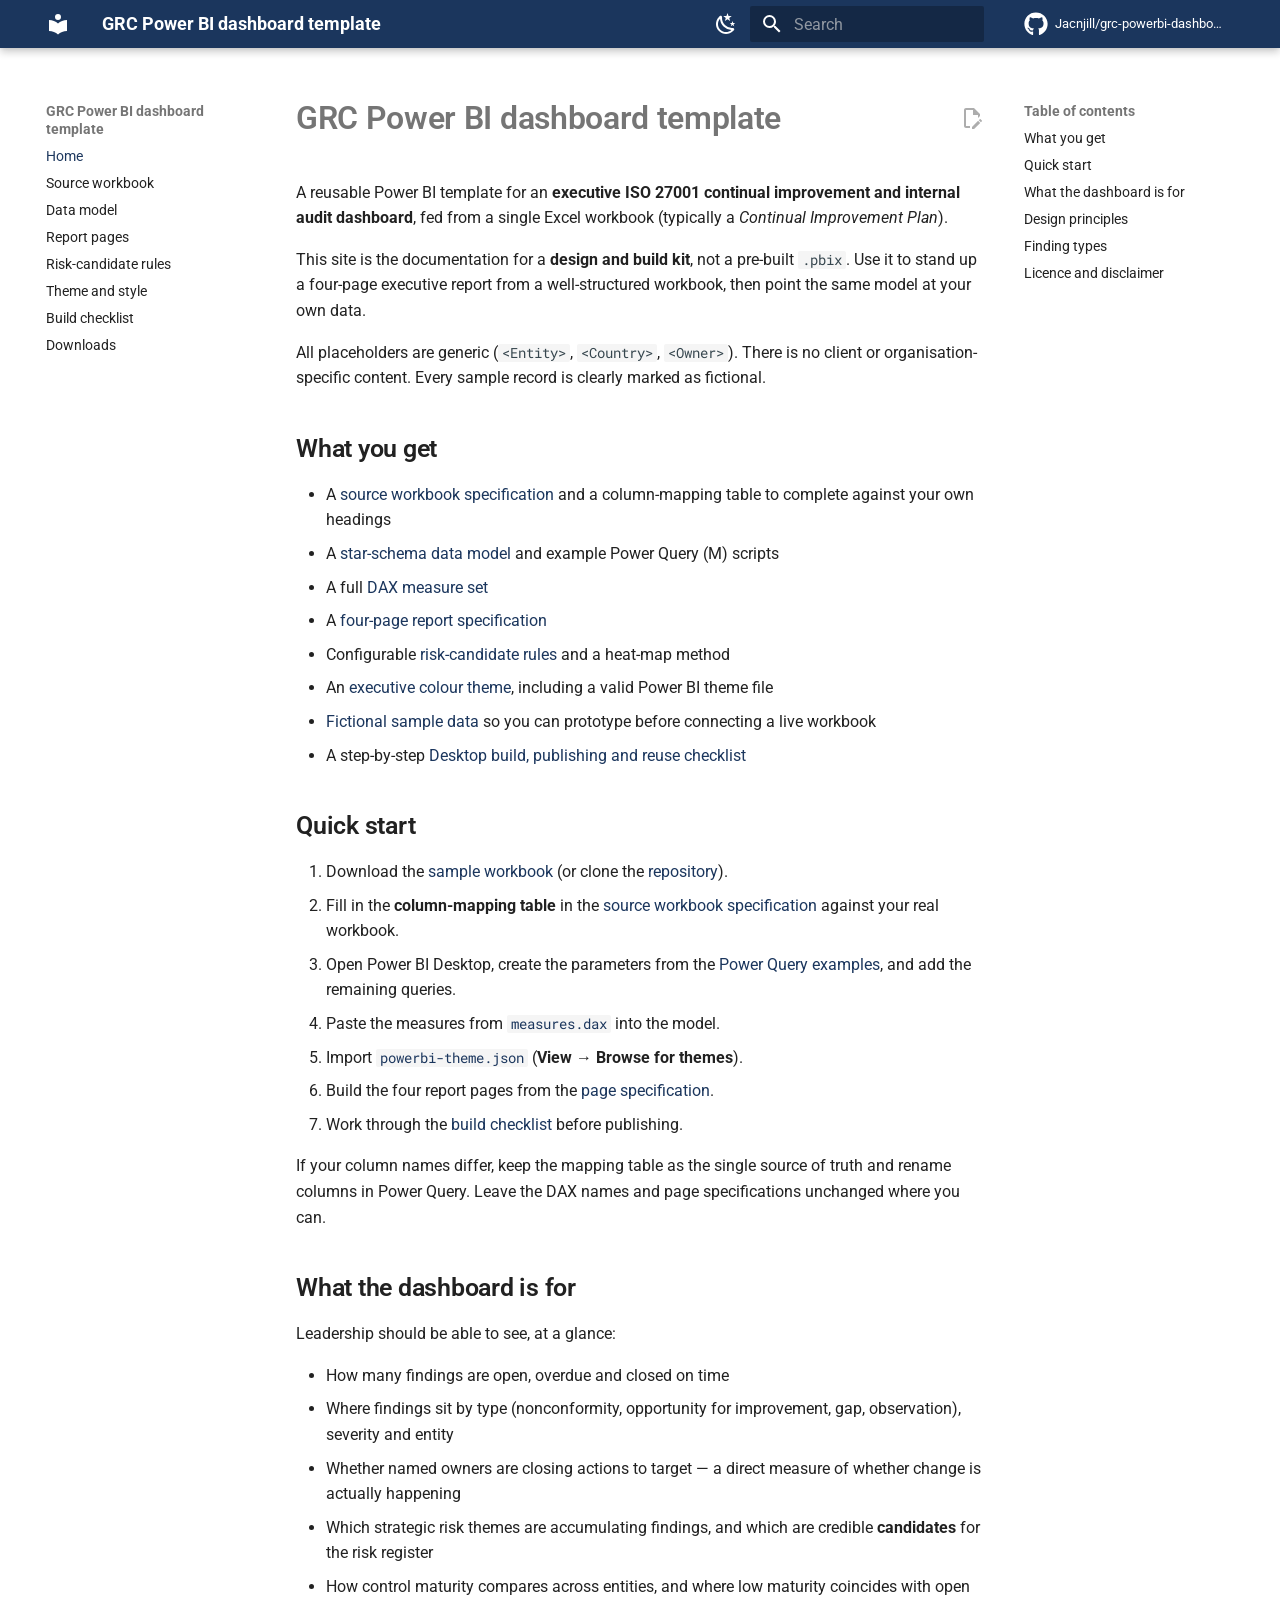
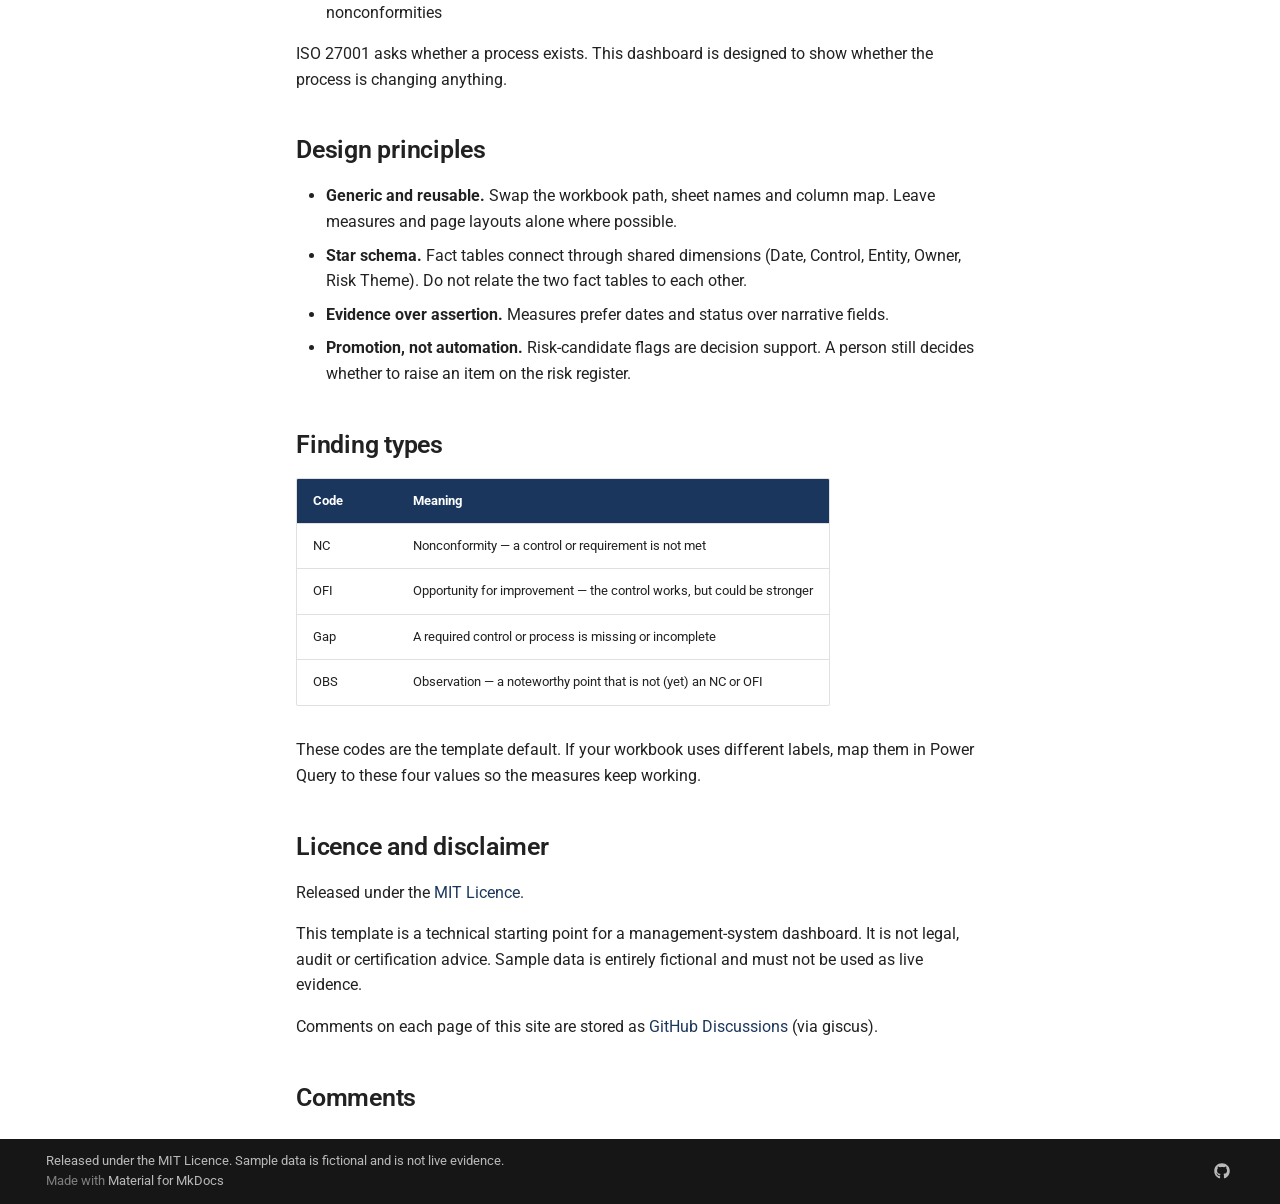
<file: index.html>
<!doctype html>
<html lang="en" class="no-js">
  <head>
    
      <meta charset="utf-8">
      <meta name="viewport" content="width=device-width,initial-scale=1">
      
        <meta name="description" content="A reusable Power BI template for an executive ISO 27001 continual improvement and internal audit dashboard.">
      
      
      
        <link rel="canonical" href="https://jacnjill.github.io/grc-powerbi-dashboard-template/">
      
      
      
        <link rel="next" href="01-source-workbook-spec/">
      
      
        
      
      
      <link rel="icon" href="assets/images/favicon.png">
      <meta name="generator" content="mkdocs-1.6.1, mkdocs-material-9.8.1">
    
    
      
        <title>GRC Power BI dashboard template</title>
      
    
    
      <link rel="stylesheet" href="assets/stylesheets/main.57a0d79d.min.css">
      
        
        <link rel="stylesheet" href="assets/stylesheets/palette.fb2fffe2.min.css">
      
      


    
    
      
    
    
      
        
        
        <link rel="preconnect" href="https://fonts.gstatic.com" crossorigin>
        <link rel="stylesheet" href="https://fonts.googleapis.com/css?family=Roboto:300,300i,400,400i,700,700i%7CRoboto+Mono:400,400i,700,700i&display=fallback">
        <style>:root{--md-text-font:"Roboto";--md-code-font:"Roboto Mono"}</style>
      
    
    
      <link rel="stylesheet" href="stylesheets/extra.css">
    
    <script>__md_scope=new URL(".",location),__md_hash=e=>[...e].reduce(((e,_)=>(e<<5)-e+_.charCodeAt(0)),0),__md_get=(e,_=localStorage,t=__md_scope)=>JSON.parse(_.getItem(t.pathname+"."+e)),__md_set=(e,_,t=localStorage,a=__md_scope)=>{try{t.setItem(a.pathname+"."+e,JSON.stringify(_))}catch(e){}}</script>
    
      

    
    
  </head>
  
  
    
    
      
    
    
    
    
    <body dir="ltr" data-md-color-scheme="default" data-md-color-primary="custom" data-md-color-accent="custom">
  
    
    <input class="md-toggle" data-md-toggle="drawer" type="checkbox" id="__drawer" autocomplete="off">
    <input class="md-toggle" data-md-toggle="search" type="checkbox" id="__search" autocomplete="off">
    <label class="md-overlay" for="__drawer"></label>
    <div data-md-component="skip">
      
        
        <a href="#grc-power-bi-dashboard-template" class="md-skip">
          Skip to content
        </a>
      
    </div>
    <div data-md-component="announce">
      
    </div>
    
    
      

  

<header class="md-header md-header--shadow" data-md-component="header">
  <nav class="md-header__inner md-grid" aria-label="Header">
    <a href="." title="GRC Power BI dashboard template" class="md-header__button md-logo" aria-label="GRC Power BI dashboard template" data-md-component="logo">
      
  
  <svg xmlns="http://www.w3.org/2000/svg" viewBox="0 0 24 24"><path d="M12 8a3 3 0 0 0 3-3 3 3 0 0 0-3-3 3 3 0 0 0-3 3 3 3 0 0 0 3 3m0 3.54C9.64 9.35 6.5 8 3 8v11c3.5 0 6.64 1.35 9 3.54 2.36-2.19 5.5-3.54 9-3.54V8c-3.5 0-6.64 1.35-9 3.54"/></svg>

    </a>
    <label class="md-header__button md-icon" for="__drawer">
      
      <svg xmlns="http://www.w3.org/2000/svg" viewBox="0 0 24 24"><path d="M3 6h18v2H3zm0 5h18v2H3zm0 5h18v2H3z"/></svg>
    </label>
    <div class="md-header__title" data-md-component="header-title">
      <div class="md-header__ellipsis">
        <div class="md-header__topic">
          <span class="md-ellipsis">
            GRC Power BI dashboard template
          </span>
        </div>
        <div class="md-header__topic" data-md-component="header-topic">
          <span class="md-ellipsis">
            
              Home
            
          </span>
        </div>
      </div>
    </div>
    
      
        <form class="md-header__option" data-md-component="palette">
  
    
    
    
    <input class="md-option" data-md-color-media="(prefers-color-scheme: light)" data-md-color-scheme="default" data-md-color-primary="custom" data-md-color-accent="custom"  aria-label="Switch to dark mode"  type="radio" name="__palette" id="__palette_0">
    
      <label class="md-header__button md-icon" title="Switch to dark mode" for="__palette_1" hidden>
        <svg xmlns="http://www.w3.org/2000/svg" viewBox="0 0 24 24"><path d="m17.75 4.09-2.53 1.94.91 3.06-2.63-1.81-2.63 1.81.91-3.06-2.53-1.94L12.44 4l1.06-3 1.06 3zm3.5 6.91-1.64 1.25.59 1.98-1.7-1.17-1.7 1.17.59-1.98L15.75 11l2.06-.05L18.5 9l.69 1.95zm-2.28 4.95c.83-.08 1.72 1.1 1.19 1.85-.32.45-.66.87-1.08 1.27C15.17 23 8.84 23 4.94 19.07c-3.91-3.9-3.91-10.24 0-14.14.4-.4.82-.76 1.27-1.08.75-.53 1.93.36 1.85 1.19-.27 2.86.69 5.83 2.89 8.02a9.96 9.96 0 0 0 8.02 2.89m-1.64 2.02a12.08 12.08 0 0 1-7.8-3.47c-2.17-2.19-3.33-5-3.49-7.82-2.81 3.14-2.7 7.96.31 10.98 3.02 3.01 7.84 3.12 10.98.31"/></svg>
      </label>
    
  
    
    
    
    <input class="md-option" data-md-color-media="(prefers-color-scheme: dark)" data-md-color-scheme="slate" data-md-color-primary="custom" data-md-color-accent="custom"  aria-label="Switch to light mode"  type="radio" name="__palette" id="__palette_1">
    
      <label class="md-header__button md-icon" title="Switch to light mode" for="__palette_0" hidden>
        <svg xmlns="http://www.w3.org/2000/svg" viewBox="0 0 24 24"><path d="M12 7a5 5 0 0 1 5 5 5 5 0 0 1-5 5 5 5 0 0 1-5-5 5 5 0 0 1 5-5m0 2a3 3 0 0 0-3 3 3 3 0 0 0 3 3 3 3 0 0 0 3-3 3 3 0 0 0-3-3m0-7 2.39 3.42C13.65 5.15 12.84 5 12 5s-1.65.15-2.39.42zM3.34 7l4.16-.35A7.2 7.2 0 0 0 5.94 8.5c-.44.74-.69 1.5-.83 2.29zm.02 10 1.76-3.77a7.131 7.131 0 0 0 2.38 4.14zM20.65 7l-1.77 3.79a7.02 7.02 0 0 0-2.38-4.15zm-.01 10-4.14.36c.59-.51 1.12-1.14 1.54-1.86.42-.73.69-1.5.83-2.29zM12 22l-2.41-3.44c.74.27 1.55.44 2.41.44.82 0 1.63-.17 2.37-.44z"/></svg>
      </label>
    
  
</form>
      
    
    
      <script>var palette=__md_get("__palette");if(palette&&palette.color){if("(prefers-color-scheme)"===palette.color.media){var media=matchMedia("(prefers-color-scheme: light)"),input=document.querySelector(media.matches?"[data-md-color-media='(prefers-color-scheme: light)']":"[data-md-color-media='(prefers-color-scheme: dark)']");palette.color.media=input.getAttribute("data-md-color-media"),palette.color.scheme=input.getAttribute("data-md-color-scheme"),palette.color.primary=input.getAttribute("data-md-color-primary"),palette.color.accent=input.getAttribute("data-md-color-accent")}for(var[key,value]of Object.entries(palette.color))document.body.setAttribute("data-md-color-"+key,value)}</script>
    
    
    
      
      
        <label class="md-header__button md-icon" for="__search">
          
          <svg xmlns="http://www.w3.org/2000/svg" viewBox="0 0 24 24"><path d="M9.5 3A6.5 6.5 0 0 1 16 9.5c0 1.61-.59 3.09-1.56 4.23l.27.27h.79l5 5-1.5 1.5-5-5v-.79l-.27-.27A6.52 6.52 0 0 1 9.5 16 6.5 6.5 0 0 1 3 9.5 6.5 6.5 0 0 1 9.5 3m0 2C7 5 5 7 5 9.5S7 14 9.5 14 14 12 14 9.5 12 5 9.5 5"/></svg>
        </label>
        <div class="md-search" data-md-component="search" role="dialog">
  <label class="md-search__overlay" for="__search"></label>
  <div class="md-search__inner" role="search">
    <form class="md-search__form" name="search">
      <input type="text" class="md-search__input" name="query" aria-label="Search" placeholder="Search" autocapitalize="off" autocorrect="off" autocomplete="off" spellcheck="false" data-md-component="search-query" required>
      <label class="md-search__icon md-icon" for="__search">
        
        <svg xmlns="http://www.w3.org/2000/svg" viewBox="0 0 24 24"><path d="M9.5 3A6.5 6.5 0 0 1 16 9.5c0 1.61-.59 3.09-1.56 4.23l.27.27h.79l5 5-1.5 1.5-5-5v-.79l-.27-.27A6.52 6.52 0 0 1 9.5 16 6.5 6.5 0 0 1 3 9.5 6.5 6.5 0 0 1 9.5 3m0 2C7 5 5 7 5 9.5S7 14 9.5 14 14 12 14 9.5 12 5 9.5 5"/></svg>
        
        <svg xmlns="http://www.w3.org/2000/svg" viewBox="0 0 24 24"><path d="M20 11v2H8l5.5 5.5-1.42 1.42L4.16 12l7.92-7.92L13.5 5.5 8 11z"/></svg>
      </label>
      <nav class="md-search__options" aria-label="Search">
        
        <button type="reset" class="md-search__icon md-icon" title="Clear" aria-label="Clear" tabindex="-1">
          
          <svg xmlns="http://www.w3.org/2000/svg" viewBox="0 0 24 24"><path d="M19 6.41 17.59 5 12 10.59 6.41 5 5 6.41 10.59 12 5 17.59 6.41 19 12 13.41 17.59 19 19 17.59 13.41 12z"/></svg>
        </button>
      </nav>
      
        <div class="md-search__suggest" data-md-component="search-suggest"></div>
      
    </form>
    <div class="md-search__output">
      <div class="md-search__scrollwrap" tabindex="0" data-md-scrollfix>
        <div class="md-search-result" data-md-component="search-result">
          <div class="md-search-result__meta">
            Initializing search
          </div>
          <ol class="md-search-result__list" role="presentation"></ol>
        </div>
      </div>
    </div>
  </div>
</div>
      
    
    
      <div class="md-header__source">
        <a href="https://github.com/Jacnjill/grc-powerbi-dashboard-template" title="Go to repository" class="md-source" data-md-component="source">
  <div class="md-source__icon md-icon">
    
    <svg xmlns="http://www.w3.org/2000/svg" viewBox="0 0 512 512"><!--! Font Awesome Free 7.1.0 by @fontawesome - https://fontawesome.com License - https://fontawesome.com/license/free (Icons: CC BY 4.0, Fonts: SIL OFL 1.1, Code: MIT License) Copyright 2025 Fonticons, Inc.--><path d="M173.9 397.4c0 2-2.3 3.6-5.2 3.6-3.3.3-5.6-1.3-5.6-3.6 0-2 2.3-3.6 5.2-3.6 3-.3 5.6 1.3 5.6 3.6m-31.1-4.5c-.7 2 1.3 4.3 4.3 4.9 2.6 1 5.6 0 6.2-2s-1.3-4.3-4.3-5.2c-2.6-.7-5.5.3-6.2 2.3m44.2-1.7c-2.9.7-4.9 2.6-4.6 4.9.3 2 2.9 3.3 5.9 2.6 2.9-.7 4.9-2.6 4.6-4.6-.3-1.9-3-3.2-5.9-2.9M252.8 8C114.1 8 8 113.3 8 252c0 110.9 69.8 205.8 169.5 239.2 12.8 2.3 17.3-5.6 17.3-12.1 0-6.2-.3-40.4-.3-61.4 0 0-70 15-84.7-29.8 0 0-11.4-29.1-27.8-36.6 0 0-22.9-15.7 1.6-15.4 0 0 24.9 2 38.6 25.8 21.9 38.6 58.6 27.5 72.9 20.9 2.3-16 8.8-27.1 16-33.7-55.9-6.2-112.3-14.3-112.3-110.5 0-27.5 7.6-41.3 23.6-58.9-2.6-6.5-11.1-33.3 2.6-67.9 20.9-6.5 69 27 69 27 20-5.6 41.5-8.5 62.8-8.5s42.8 2.9 62.8 8.5c0 0 48.1-33.6 69-27 13.7 34.7 5.2 61.4 2.6 67.9 16 17.7 25.8 31.5 25.8 58.9 0 96.5-58.9 104.2-114.8 110.5 9.2 7.9 17 22.9 17 46.4 0 33.7-.3 75.4-.3 83.6 0 6.5 4.6 14.4 17.3 12.1C436.2 457.8 504 362.9 504 252 504 113.3 391.5 8 252.8 8M105.2 352.9c-1.3 1-1 3.3.7 5.2 1.6 1.6 3.9 2.3 5.2 1 1.3-1 1-3.3-.7-5.2-1.6-1.6-3.9-2.3-5.2-1m-10.8-8.1c-.7 1.3.3 2.9 2.3 3.9 1.6 1 3.6.7 4.3-.7.7-1.3-.3-2.9-2.3-3.9-2-.6-3.6-.3-4.3.7m32.4 35.6c-1.6 1.3-1 4.3 1.3 6.2 2.3 2.3 5.2 2.6 6.5 1 1.3-1.3.7-4.3-1.3-6.2-2.2-2.3-5.2-2.6-6.5-1m-11.4-14.7c-1.6 1-1.6 3.6 0 5.9s4.3 3.3 5.6 2.3c1.6-1.3 1.6-3.9 0-6.2-1.4-2.3-4-3.3-5.6-2"/></svg>
  </div>
  <div class="md-source__repository">
    Jacnjill/grc-powerbi-dashboard-template
  </div>
</a>
      </div>
    
  </nav>
  
</header>
    
    <div class="md-container" data-md-component="container">
      
      
        
          
        
      
      <main class="md-main" data-md-component="main">
        <div class="md-main__inner md-grid">
          
            
              
                
              
              <div class="md-sidebar md-sidebar--primary" data-md-component="sidebar" data-md-type="navigation" >
                <div class="md-sidebar__scrollwrap">
                  <div class="md-sidebar__inner">
                    



<nav class="md-nav md-nav--primary" aria-label="Navigation" data-md-level="0">
  <label class="md-nav__title" for="__drawer">
    <a href="." title="GRC Power BI dashboard template" class="md-nav__button md-logo" aria-label="GRC Power BI dashboard template" data-md-component="logo">
      
  
  <svg xmlns="http://www.w3.org/2000/svg" viewBox="0 0 24 24"><path d="M12 8a3 3 0 0 0 3-3 3 3 0 0 0-3-3 3 3 0 0 0-3 3 3 3 0 0 0 3 3m0 3.54C9.64 9.35 6.5 8 3 8v11c3.5 0 6.64 1.35 9 3.54 2.36-2.19 5.5-3.54 9-3.54V8c-3.5 0-6.64 1.35-9 3.54"/></svg>

    </a>
    GRC Power BI dashboard template
  </label>
  
    <div class="md-nav__source">
      <a href="https://github.com/Jacnjill/grc-powerbi-dashboard-template" title="Go to repository" class="md-source" data-md-component="source">
  <div class="md-source__icon md-icon">
    
    <svg xmlns="http://www.w3.org/2000/svg" viewBox="0 0 512 512"><!--! Font Awesome Free 7.1.0 by @fontawesome - https://fontawesome.com License - https://fontawesome.com/license/free (Icons: CC BY 4.0, Fonts: SIL OFL 1.1, Code: MIT License) Copyright 2025 Fonticons, Inc.--><path d="M173.9 397.4c0 2-2.3 3.6-5.2 3.6-3.3.3-5.6-1.3-5.6-3.6 0-2 2.3-3.6 5.2-3.6 3-.3 5.6 1.3 5.6 3.6m-31.1-4.5c-.7 2 1.3 4.3 4.3 4.9 2.6 1 5.6 0 6.2-2s-1.3-4.3-4.3-5.2c-2.6-.7-5.5.3-6.2 2.3m44.2-1.7c-2.9.7-4.9 2.6-4.6 4.9.3 2 2.9 3.3 5.9 2.6 2.9-.7 4.9-2.6 4.6-4.6-.3-1.9-3-3.2-5.9-2.9M252.8 8C114.1 8 8 113.3 8 252c0 110.9 69.8 205.8 169.5 239.2 12.8 2.3 17.3-5.6 17.3-12.1 0-6.2-.3-40.4-.3-61.4 0 0-70 15-84.7-29.8 0 0-11.4-29.1-27.8-36.6 0 0-22.9-15.7 1.6-15.4 0 0 24.9 2 38.6 25.8 21.9 38.6 58.6 27.5 72.9 20.9 2.3-16 8.8-27.1 16-33.7-55.9-6.2-112.3-14.3-112.3-110.5 0-27.5 7.6-41.3 23.6-58.9-2.6-6.5-11.1-33.3 2.6-67.9 20.9-6.5 69 27 69 27 20-5.6 41.5-8.5 62.8-8.5s42.8 2.9 62.8 8.5c0 0 48.1-33.6 69-27 13.7 34.7 5.2 61.4 2.6 67.9 16 17.7 25.8 31.5 25.8 58.9 0 96.5-58.9 104.2-114.8 110.5 9.2 7.9 17 22.9 17 46.4 0 33.7-.3 75.4-.3 83.6 0 6.5 4.6 14.4 17.3 12.1C436.2 457.8 504 362.9 504 252 504 113.3 391.5 8 252.8 8M105.2 352.9c-1.3 1-1 3.3.7 5.2 1.6 1.6 3.9 2.3 5.2 1 1.3-1 1-3.3-.7-5.2-1.6-1.6-3.9-2.3-5.2-1m-10.8-8.1c-.7 1.3.3 2.9 2.3 3.9 1.6 1 3.6.7 4.3-.7.7-1.3-.3-2.9-2.3-3.9-2-.6-3.6-.3-4.3.7m32.4 35.6c-1.6 1.3-1 4.3 1.3 6.2 2.3 2.3 5.2 2.6 6.5 1 1.3-1.3.7-4.3-1.3-6.2-2.2-2.3-5.2-2.6-6.5-1m-11.4-14.7c-1.6 1-1.6 3.6 0 5.9s4.3 3.3 5.6 2.3c1.6-1.3 1.6-3.9 0-6.2-1.4-2.3-4-3.3-5.6-2"/></svg>
  </div>
  <div class="md-source__repository">
    Jacnjill/grc-powerbi-dashboard-template
  </div>
</a>
    </div>
  
  <ul class="md-nav__list" data-md-scrollfix>
    
      
      
  
  
    
  
  
  
    <li class="md-nav__item md-nav__item--active">
      
      <input class="md-nav__toggle md-toggle" type="checkbox" id="__toc">
      
      
        
      
      
        <label class="md-nav__link md-nav__link--active" for="__toc">
          
  
  
  <span class="md-ellipsis">
    
  
    Home
  

    
  </span>
  
  

          <span class="md-nav__icon md-icon"></span>
        </label>
      
      <a href="." class="md-nav__link md-nav__link--active">
        
  
  
  <span class="md-ellipsis">
    
  
    Home
  

    
  </span>
  
  

      </a>
      
        

<nav class="md-nav md-nav--secondary" aria-label="Table of contents">
  
  
  
    
  
  
    <label class="md-nav__title" for="__toc">
      <span class="md-nav__icon md-icon"></span>
      Table of contents
    </label>
    <ul class="md-nav__list" data-md-component="toc" data-md-scrollfix>
      
        <li class="md-nav__item">
  <a href="#what-you-get" class="md-nav__link">
    <span class="md-ellipsis">
      
        What you get
      
    </span>
  </a>
  
</li>
      
        <li class="md-nav__item">
  <a href="#quick-start" class="md-nav__link">
    <span class="md-ellipsis">
      
        Quick start
      
    </span>
  </a>
  
</li>
      
        <li class="md-nav__item">
  <a href="#what-the-dashboard-is-for" class="md-nav__link">
    <span class="md-ellipsis">
      
        What the dashboard is for
      
    </span>
  </a>
  
</li>
      
        <li class="md-nav__item">
  <a href="#design-principles" class="md-nav__link">
    <span class="md-ellipsis">
      
        Design principles
      
    </span>
  </a>
  
</li>
      
        <li class="md-nav__item">
  <a href="#finding-types" class="md-nav__link">
    <span class="md-ellipsis">
      
        Finding types
      
    </span>
  </a>
  
</li>
      
        <li class="md-nav__item">
  <a href="#licence-and-disclaimer" class="md-nav__link">
    <span class="md-ellipsis">
      
        Licence and disclaimer
      
    </span>
  </a>
  
</li>
      
    </ul>
  
</nav>
      
    </li>
  

    
      
      
  
  
  
  
    <li class="md-nav__item">
      <a href="01-source-workbook-spec/" class="md-nav__link">
        
  
  
  <span class="md-ellipsis">
    
  
    Source workbook
  

    
  </span>
  
  

      </a>
    </li>
  

    
      
      
  
  
  
  
    <li class="md-nav__item">
      <a href="02-data-model/" class="md-nav__link">
        
  
  
  <span class="md-ellipsis">
    
  
    Data model
  

    
  </span>
  
  

      </a>
    </li>
  

    
      
      
  
  
  
  
    <li class="md-nav__item">
      <a href="03-report-pages/" class="md-nav__link">
        
  
  
  <span class="md-ellipsis">
    
  
    Report pages
  

    
  </span>
  
  

      </a>
    </li>
  

    
      
      
  
  
  
  
    <li class="md-nav__item">
      <a href="04-risk-candidate-rules/" class="md-nav__link">
        
  
  
  <span class="md-ellipsis">
    
  
    Risk-candidate rules
  

    
  </span>
  
  

      </a>
    </li>
  

    
      
      
  
  
  
  
    <li class="md-nav__item">
      <a href="05-theme-and-style/" class="md-nav__link">
        
  
  
  <span class="md-ellipsis">
    
  
    Theme and style
  

    
  </span>
  
  

      </a>
    </li>
  

    
      
      
  
  
  
  
    <li class="md-nav__item">
      <a href="06-build-checklist/" class="md-nav__link">
        
  
  
  <span class="md-ellipsis">
    
  
    Build checklist
  

    
  </span>
  
  

      </a>
    </li>
  

    
      
      
  
  
  
  
    <li class="md-nav__item">
      <a href="downloads/" class="md-nav__link">
        
  
  
  <span class="md-ellipsis">
    
  
    Downloads
  

    
  </span>
  
  

      </a>
    </li>
  

    
  </ul>
</nav>
                  </div>
                </div>
              </div>
            
            
              
                
              
              <div class="md-sidebar md-sidebar--secondary" data-md-component="sidebar" data-md-type="toc" >
                <div class="md-sidebar__scrollwrap">
                  <div class="md-sidebar__inner">
                    

<nav class="md-nav md-nav--secondary" aria-label="Table of contents">
  
  
  
    
  
  
    <label class="md-nav__title" for="__toc">
      <span class="md-nav__icon md-icon"></span>
      Table of contents
    </label>
    <ul class="md-nav__list" data-md-component="toc" data-md-scrollfix>
      
        <li class="md-nav__item">
  <a href="#what-you-get" class="md-nav__link">
    <span class="md-ellipsis">
      
        What you get
      
    </span>
  </a>
  
</li>
      
        <li class="md-nav__item">
  <a href="#quick-start" class="md-nav__link">
    <span class="md-ellipsis">
      
        Quick start
      
    </span>
  </a>
  
</li>
      
        <li class="md-nav__item">
  <a href="#what-the-dashboard-is-for" class="md-nav__link">
    <span class="md-ellipsis">
      
        What the dashboard is for
      
    </span>
  </a>
  
</li>
      
        <li class="md-nav__item">
  <a href="#design-principles" class="md-nav__link">
    <span class="md-ellipsis">
      
        Design principles
      
    </span>
  </a>
  
</li>
      
        <li class="md-nav__item">
  <a href="#finding-types" class="md-nav__link">
    <span class="md-ellipsis">
      
        Finding types
      
    </span>
  </a>
  
</li>
      
        <li class="md-nav__item">
  <a href="#licence-and-disclaimer" class="md-nav__link">
    <span class="md-ellipsis">
      
        Licence and disclaimer
      
    </span>
  </a>
  
</li>
      
    </ul>
  
</nav>
                  </div>
                </div>
              </div>
            
          
          
            <div class="md-content" data-md-component="content">
              
              <article class="md-content__inner md-typeset">
                
                  
  



  
    <a href="https://github.com/Jacnjill/grc-powerbi-dashboard-template/edit/main/docs/index.md" title="Edit this page" class="md-content__button md-icon" rel="edit">
      
      <svg xmlns="http://www.w3.org/2000/svg" viewBox="0 0 24 24"><path d="M10 20H6V4h7v5h5v3.1l2-2V8l-6-6H6c-1.1 0-2 .9-2 2v16c0 1.1.9 2 2 2h4zm10.2-7c.1 0 .3.1.4.2l1.3 1.3c.2.2.2.6 0 .8l-1 1-2.1-2.1 1-1c.1-.1.2-.2.4-.2m0 3.9L14.1 23H12v-2.1l6.1-6.1z"/></svg>
    </a>
  
  


<h1 id="grc-power-bi-dashboard-template">GRC Power BI dashboard template<a class="headerlink" href="#grc-power-bi-dashboard-template" title="Permanent link">&para;</a></h1>
<p>A reusable Power BI template for an <strong>executive ISO 27001 continual improvement and internal audit dashboard</strong>, fed from a single Excel workbook (typically a <em>Continual Improvement Plan</em>).</p>
<p>This site is the documentation for a <strong>design and build kit</strong>, not a pre-built <code>.pbix</code>. Use it to stand up a four-page executive report from a well-structured workbook, then point the same model at your own data.</p>
<p>All placeholders are generic (<code>&lt;Entity&gt;</code>, <code>&lt;Country&gt;</code>, <code>&lt;Owner&gt;</code>). There is no client or organisation-specific content. Every sample record is clearly marked as fictional.</p>
<h2 id="what-you-get">What you get<a class="headerlink" href="#what-you-get" title="Permanent link">&para;</a></h2>
<ul>
<li>A <a href="01-source-workbook-spec/">source workbook specification</a> and a column-mapping table to complete against your own headings</li>
<li>A <a href="02-data-model/">star-schema data model</a> and example Power Query (M) scripts</li>
<li>A full <a href="downloads/">DAX measure set</a></li>
<li>A <a href="03-report-pages/">four-page report specification</a></li>
<li>Configurable <a href="04-risk-candidate-rules/">risk-candidate rules</a> and a heat-map method</li>
<li>An <a href="05-theme-and-style/">executive colour theme</a>, including a valid Power BI theme file</li>
<li><a href="downloads/">Fictional sample data</a> so you can prototype before connecting a live workbook</li>
<li>A step-by-step <a href="06-build-checklist/">Desktop build, publishing and reuse checklist</a></li>
</ul>
<h2 id="quick-start">Quick start<a class="headerlink" href="#quick-start" title="Permanent link">&para;</a></h2>
<ol>
<li>Download the <a href="downloads/Continual_Improvement_Plan_SAMPLE.xlsx">sample workbook</a> (or clone the <a href="https://github.com/Jacnjill/grc-powerbi-dashboard-template">repository</a>).</li>
<li>Fill in the <strong>column-mapping table</strong> in the <a href="01-source-workbook-spec/">source workbook specification</a> against your real workbook.</li>
<li>Open Power BI Desktop, create the parameters from the <a href="downloads/">Power Query examples</a>, and add the remaining queries.</li>
<li>Paste the measures from <a href="downloads/measures.dax"><code>measures.dax</code></a> into the model.</li>
<li>Import <a href="downloads/powerbi-theme.json"><code>powerbi-theme.json</code></a> (<strong>View → Browse for themes</strong>).</li>
<li>Build the four report pages from the <a href="03-report-pages/">page specification</a>.</li>
<li>Work through the <a href="06-build-checklist/">build checklist</a> before publishing.</li>
</ol>
<p>If your column names differ, keep the mapping table as the single source of truth and rename columns in Power Query. Leave the DAX names and page specifications unchanged where you can.</p>
<h2 id="what-the-dashboard-is-for">What the dashboard is for<a class="headerlink" href="#what-the-dashboard-is-for" title="Permanent link">&para;</a></h2>
<p>Leadership should be able to see, at a glance:</p>
<ul>
<li>How many findings are open, overdue and closed on time</li>
<li>Where findings sit by type (nonconformity, opportunity for improvement, gap, observation), severity and entity</li>
<li>Whether named owners are closing actions to target — a direct measure of whether change is actually happening</li>
<li>Which strategic risk themes are accumulating findings, and which are credible <strong>candidates</strong> for the risk register</li>
<li>How control maturity compares across entities, and where low maturity coincides with open nonconformities</li>
</ul>
<p>ISO 27001 asks whether a process exists. This dashboard is designed to show whether the process is changing anything.</p>
<h2 id="design-principles">Design principles<a class="headerlink" href="#design-principles" title="Permanent link">&para;</a></h2>
<ul>
<li><strong>Generic and reusable.</strong> Swap the workbook path, sheet names and column map. Leave measures and page layouts alone where possible.</li>
<li><strong>Star schema.</strong> Fact tables connect through shared dimensions (Date, Control, Entity, Owner, Risk Theme). Do not relate the two fact tables to each other.</li>
<li><strong>Evidence over assertion.</strong> Measures prefer dates and status over narrative fields.</li>
<li><strong>Promotion, not automation.</strong> Risk-candidate flags are decision support. A person still decides whether to raise an item on the risk register.</li>
</ul>
<h2 id="finding-types">Finding types<a class="headerlink" href="#finding-types" title="Permanent link">&para;</a></h2>
<table>
<thead>
<tr>
<th>Code</th>
<th>Meaning</th>
</tr>
</thead>
<tbody>
<tr>
<td>NC</td>
<td>Nonconformity — a control or requirement is not met</td>
</tr>
<tr>
<td>OFI</td>
<td>Opportunity for improvement — the control works, but could be stronger</td>
</tr>
<tr>
<td>Gap</td>
<td>A required control or process is missing or incomplete</td>
</tr>
<tr>
<td>OBS</td>
<td>Observation — a noteworthy point that is not (yet) an NC or OFI</td>
</tr>
</tbody>
</table>
<p>These codes are the template default. If your workbook uses different labels, map them in Power Query to these four values so the measures keep working.</p>
<h2 id="licence-and-disclaimer">Licence and disclaimer<a class="headerlink" href="#licence-and-disclaimer" title="Permanent link">&para;</a></h2>
<p>Released under the <a href="https://github.com/Jacnjill/grc-powerbi-dashboard-template/blob/main/LICENSE">MIT Licence</a>.</p>
<p>This template is a technical starting point for a management-system dashboard. It is not legal, audit or certification advice. Sample data is entirely fictional and must not be used as live evidence.</p>
<p>Comments on each page of this site are stored as <a href="https://github.com/Jacnjill/grc-powerbi-dashboard-template/discussions">GitHub Discussions</a> (via giscus).</p>







  
  




  



  <h2 id="__comments">Comments</h2>
  <!-- Comments use giscus (GitHub Discussions). The giscus GitHub App must be
       installed on this repository: https://github.com/apps/giscus
       The Comments category could not be created via API; this site uses the
       default Announcements category (announcement format, which giscus recommends). -->
  <script src="https://giscus.app/client.js"
          data-repo="Jacnjill/grc-powerbi-dashboard-template"
          data-repo-id="R_kgDOVqxk-Q"
          data-category="Announcements"
          data-category-id="DIC_kwDOVqxk-c4DK5T4"
          data-mapping="pathname"
          data-strict="0"
          data-reactions-enabled="1"
          data-emit-metadata="0"
          data-input-position="bottom"
          data-theme="preferred_color_scheme"
          data-lang="en"
          crossorigin="anonymous"
          async>
  </script>

                
              </article>
            </div>
          
          
<script>var target=document.getElementById(location.hash.slice(1));target&&target.name&&(target.checked=target.name.startsWith("__tabbed_"))</script>
        </div>
        
          <button type="button" class="md-top md-icon" data-md-component="top" hidden>
  
  <svg xmlns="http://www.w3.org/2000/svg" viewBox="0 0 24 24"><path d="M13 20h-2V8l-5.5 5.5-1.42-1.42L12 4.16l7.92 7.92-1.42 1.42L13 8z"/></svg>
  Back to top
</button>
        
      </main>
      
        <footer class="md-footer">
  
    
      
        
      
      <nav class="md-footer__inner md-grid" aria-label="Footer" hidden>
        
        
          
          <a href="01-source-workbook-spec/" class="md-footer__link md-footer__link--next" aria-label="Next: Source workbook">
            <div class="md-footer__title">
              <span class="md-footer__direction">
                Next
              </span>
              <div class="md-ellipsis">
                Source workbook
              </div>
            </div>
            <div class="md-footer__button md-icon">
              
              <svg xmlns="http://www.w3.org/2000/svg" viewBox="0 0 24 24"><path d="M4 11v2h12l-5.5 5.5 1.42 1.42L19.84 12l-7.92-7.92L10.5 5.5 16 11z"/></svg>
            </div>
          </a>
        
      </nav>
    
  
  <div class="md-footer-meta md-typeset">
    <div class="md-footer-meta__inner md-grid">
      <div class="md-copyright">
  
    <div class="md-copyright__highlight">
      Released under the MIT Licence. Sample data is fictional and is not live evidence.
    </div>
  
  
    Made with
    <a href="https://squidfunk.github.io/mkdocs-material/" target="_blank" rel="noopener">
      Material for MkDocs
    </a>
  
</div>
      
        
<div class="md-social">
  
    
    
    
    
    <a href="https://github.com/Jacnjill/grc-powerbi-dashboard-template" target="_blank" rel="noopener" title="Repository on GitHub" class="md-social__link">
      <svg xmlns="http://www.w3.org/2000/svg" viewBox="0 0 512 512"><!--! Font Awesome Free 7.1.0 by @fontawesome - https://fontawesome.com License - https://fontawesome.com/license/free (Icons: CC BY 4.0, Fonts: SIL OFL 1.1, Code: MIT License) Copyright 2025 Fonticons, Inc.--><path d="M173.9 397.4c0 2-2.3 3.6-5.2 3.6-3.3.3-5.6-1.3-5.6-3.6 0-2 2.3-3.6 5.2-3.6 3-.3 5.6 1.3 5.6 3.6m-31.1-4.5c-.7 2 1.3 4.3 4.3 4.9 2.6 1 5.6 0 6.2-2s-1.3-4.3-4.3-5.2c-2.6-.7-5.5.3-6.2 2.3m44.2-1.7c-2.9.7-4.9 2.6-4.6 4.9.3 2 2.9 3.3 5.9 2.6 2.9-.7 4.9-2.6 4.6-4.6-.3-1.9-3-3.2-5.9-2.9M252.8 8C114.1 8 8 113.3 8 252c0 110.9 69.8 205.8 169.5 239.2 12.8 2.3 17.3-5.6 17.3-12.1 0-6.2-.3-40.4-.3-61.4 0 0-70 15-84.7-29.8 0 0-11.4-29.1-27.8-36.6 0 0-22.9-15.7 1.6-15.4 0 0 24.9 2 38.6 25.8 21.9 38.6 58.6 27.5 72.9 20.9 2.3-16 8.8-27.1 16-33.7-55.9-6.2-112.3-14.3-112.3-110.5 0-27.5 7.6-41.3 23.6-58.9-2.6-6.5-11.1-33.3 2.6-67.9 20.9-6.5 69 27 69 27 20-5.6 41.5-8.5 62.8-8.5s42.8 2.9 62.8 8.5c0 0 48.1-33.6 69-27 13.7 34.7 5.2 61.4 2.6 67.9 16 17.7 25.8 31.5 25.8 58.9 0 96.5-58.9 104.2-114.8 110.5 9.2 7.9 17 22.9 17 46.4 0 33.7-.3 75.4-.3 83.6 0 6.5 4.6 14.4 17.3 12.1C436.2 457.8 504 362.9 504 252 504 113.3 391.5 8 252.8 8M105.2 352.9c-1.3 1-1 3.3.7 5.2 1.6 1.6 3.9 2.3 5.2 1 1.3-1 1-3.3-.7-5.2-1.6-1.6-3.9-2.3-5.2-1m-10.8-8.1c-.7 1.3.3 2.9 2.3 3.9 1.6 1 3.6.7 4.3-.7.7-1.3-.3-2.9-2.3-3.9-2-.6-3.6-.3-4.3.7m32.4 35.6c-1.6 1.3-1 4.3 1.3 6.2 2.3 2.3 5.2 2.6 6.5 1 1.3-1.3.7-4.3-1.3-6.2-2.2-2.3-5.2-2.6-6.5-1m-11.4-14.7c-1.6 1-1.6 3.6 0 5.9s4.3 3.3 5.6 2.3c1.6-1.3 1.6-3.9 0-6.2-1.4-2.3-4-3.3-5.6-2"/></svg>
    </a>
  
</div>
      
    </div>
  </div>
</footer>
      
    </div>
    <div class="md-dialog" data-md-component="dialog">
      <div class="md-dialog__inner md-typeset"></div>
    </div>
    
    
    
      
      
      <script id="__config" type="application/json">{"annotate": null, "base": ".", "features": ["navigation.sections", "navigation.expand", "navigation.top", "navigation.footer", "search.highlight", "search.suggest", "content.code.copy", "content.action.edit", "toc.follow"], "search": "assets/javascripts/workers/search.a7633da7.min.js", "tags": null, "translations": {"clipboard.copied": "Copied to clipboard", "clipboard.copy": "Copy to clipboard", "search.result.more.one": "1 more on this page", "search.result.more.other": "# more on this page", "search.result.none": "No matching documents", "search.result.one": "1 matching document", "search.result.other": "# matching documents", "search.result.placeholder": "Type to start searching", "search.result.term.missing": "Missing", "select.version": "Select version"}, "version": null}</script>
    
    
      <script src="assets/javascripts/bundle.a5f9d56c.min.js"></script>
      
    
  </body>
</html>
</file>
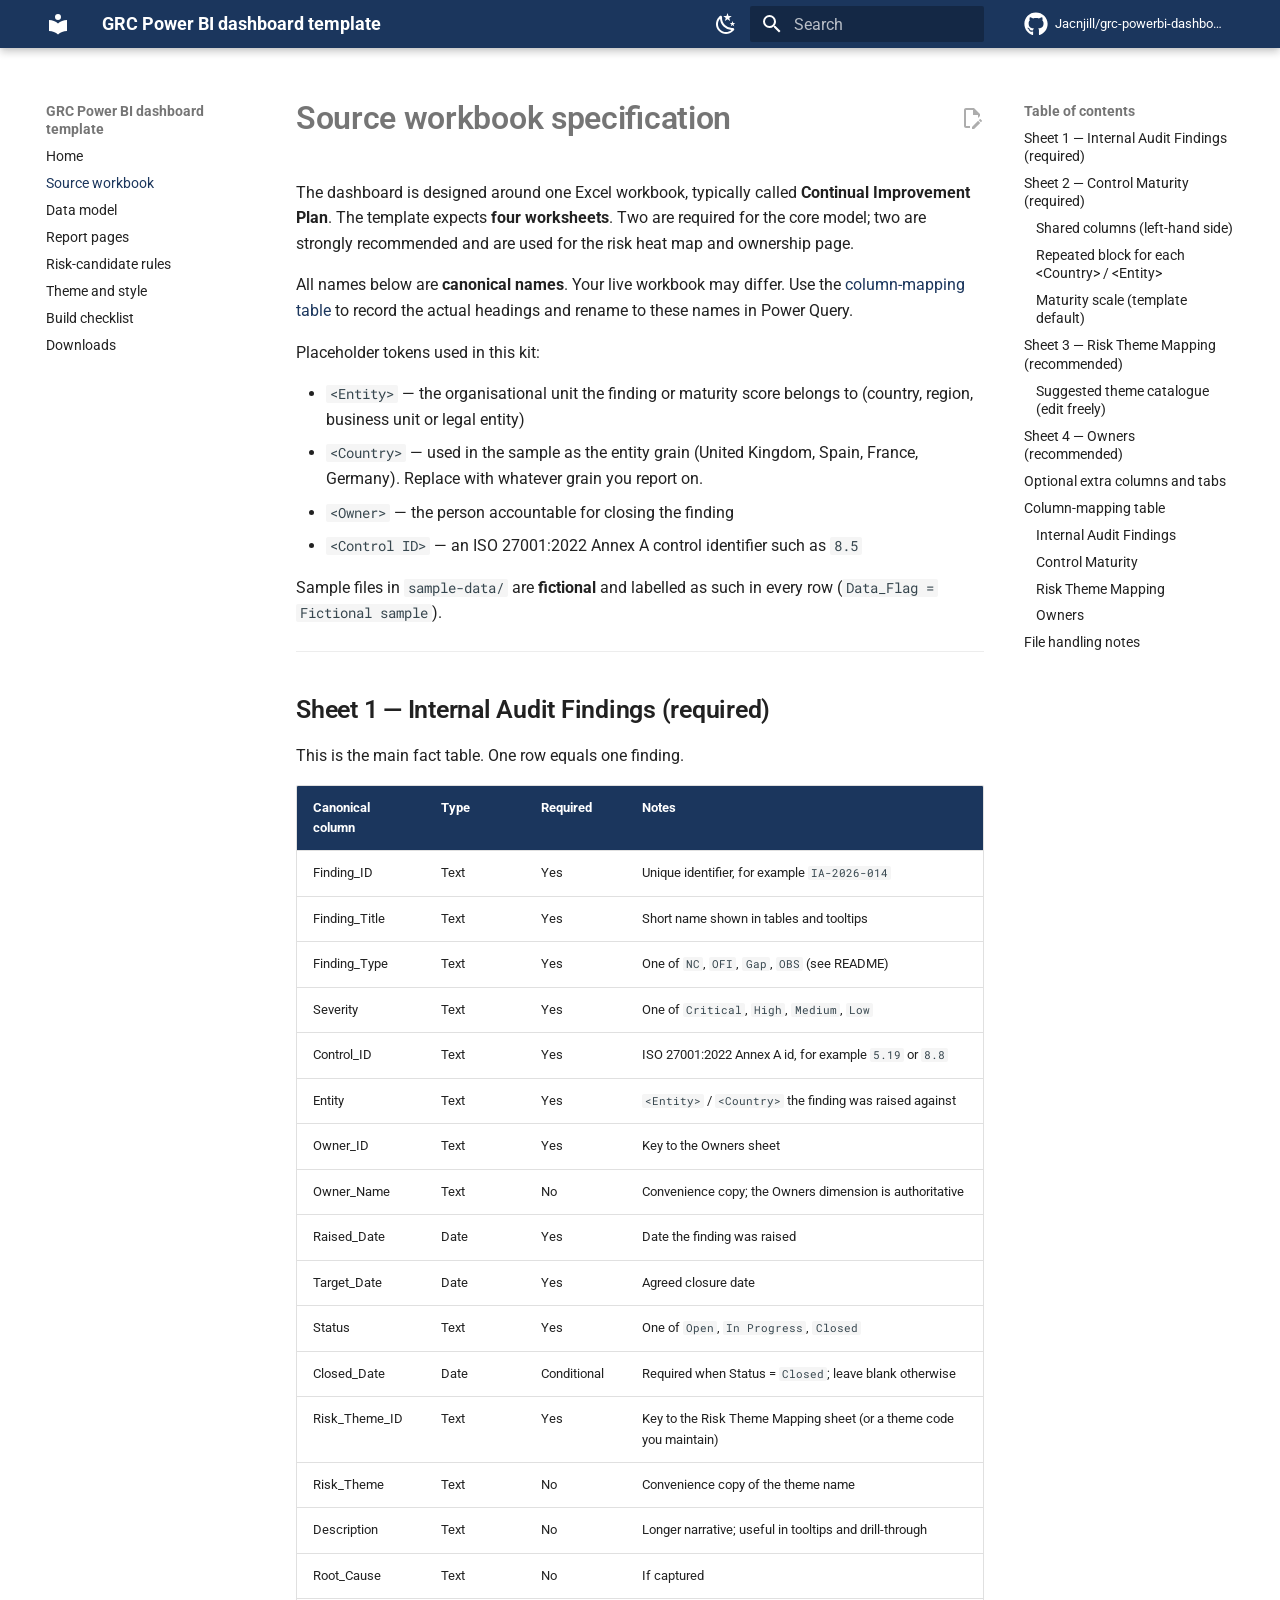
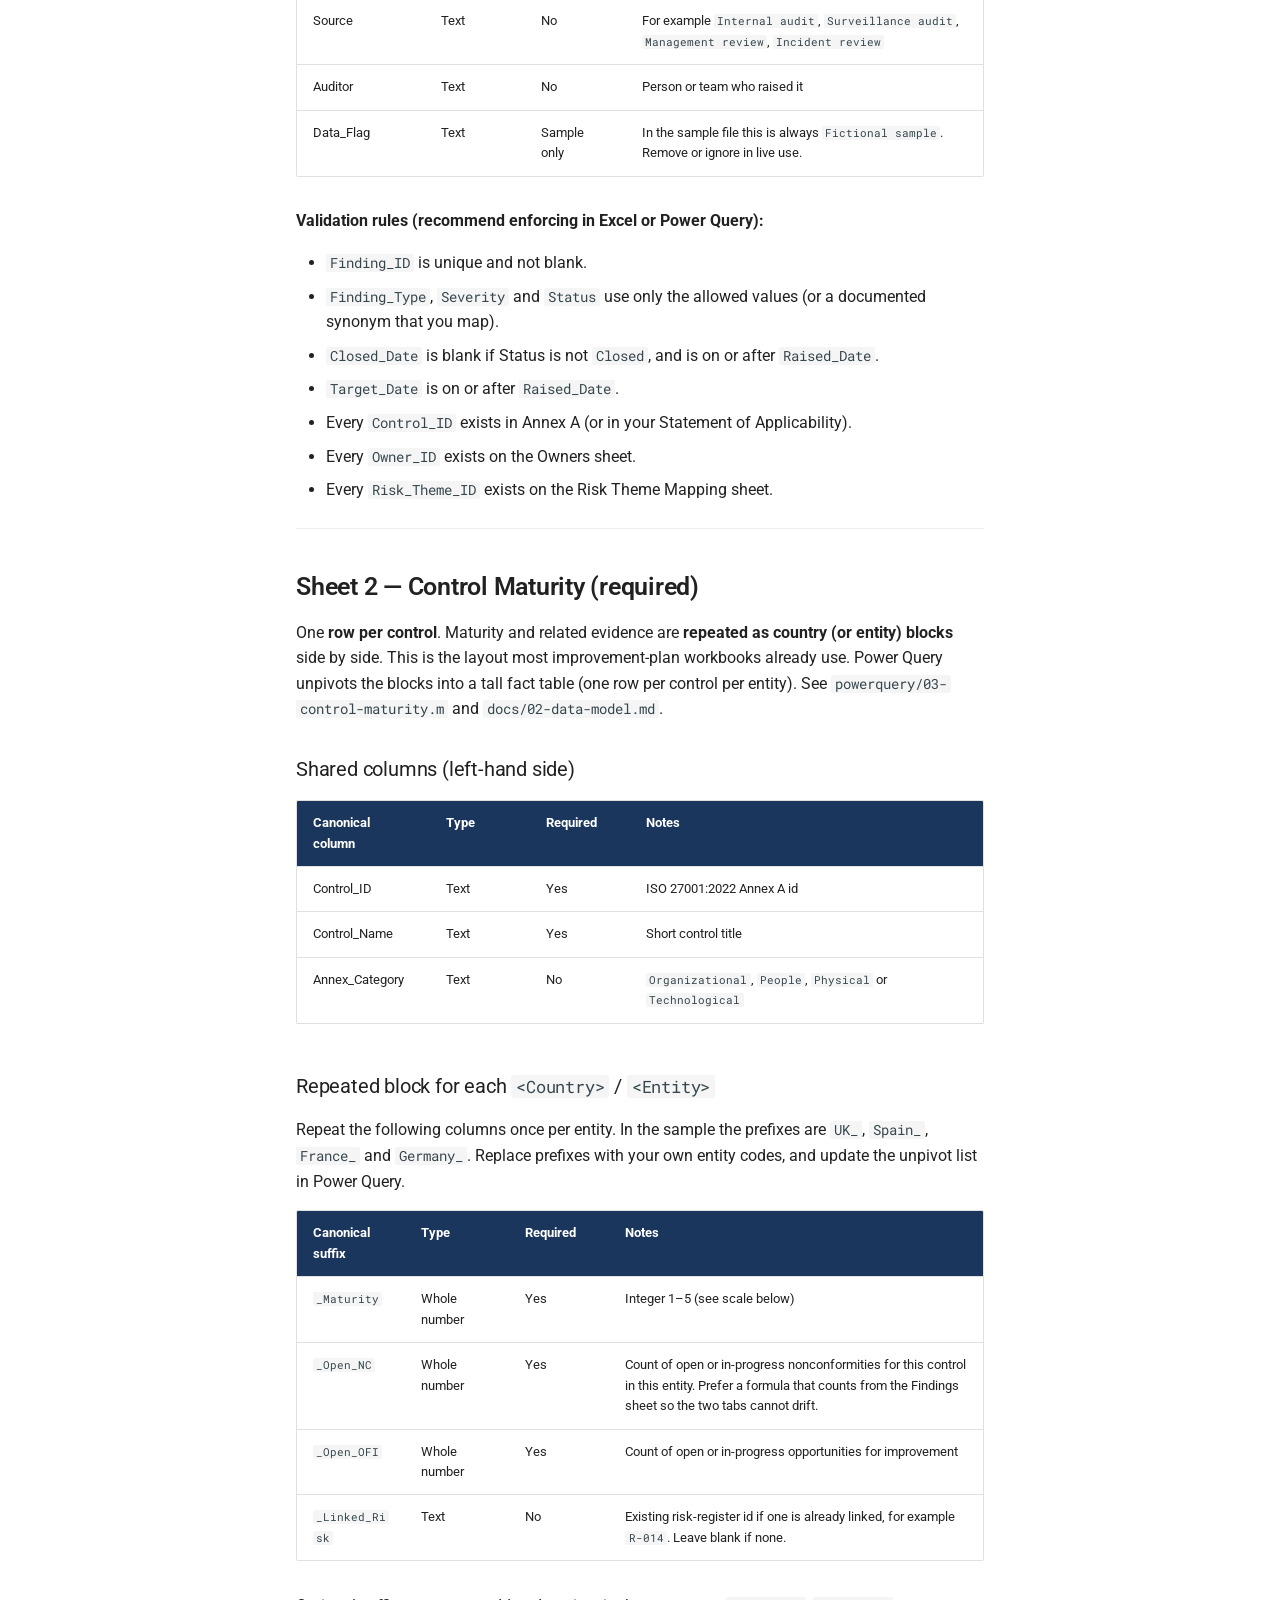
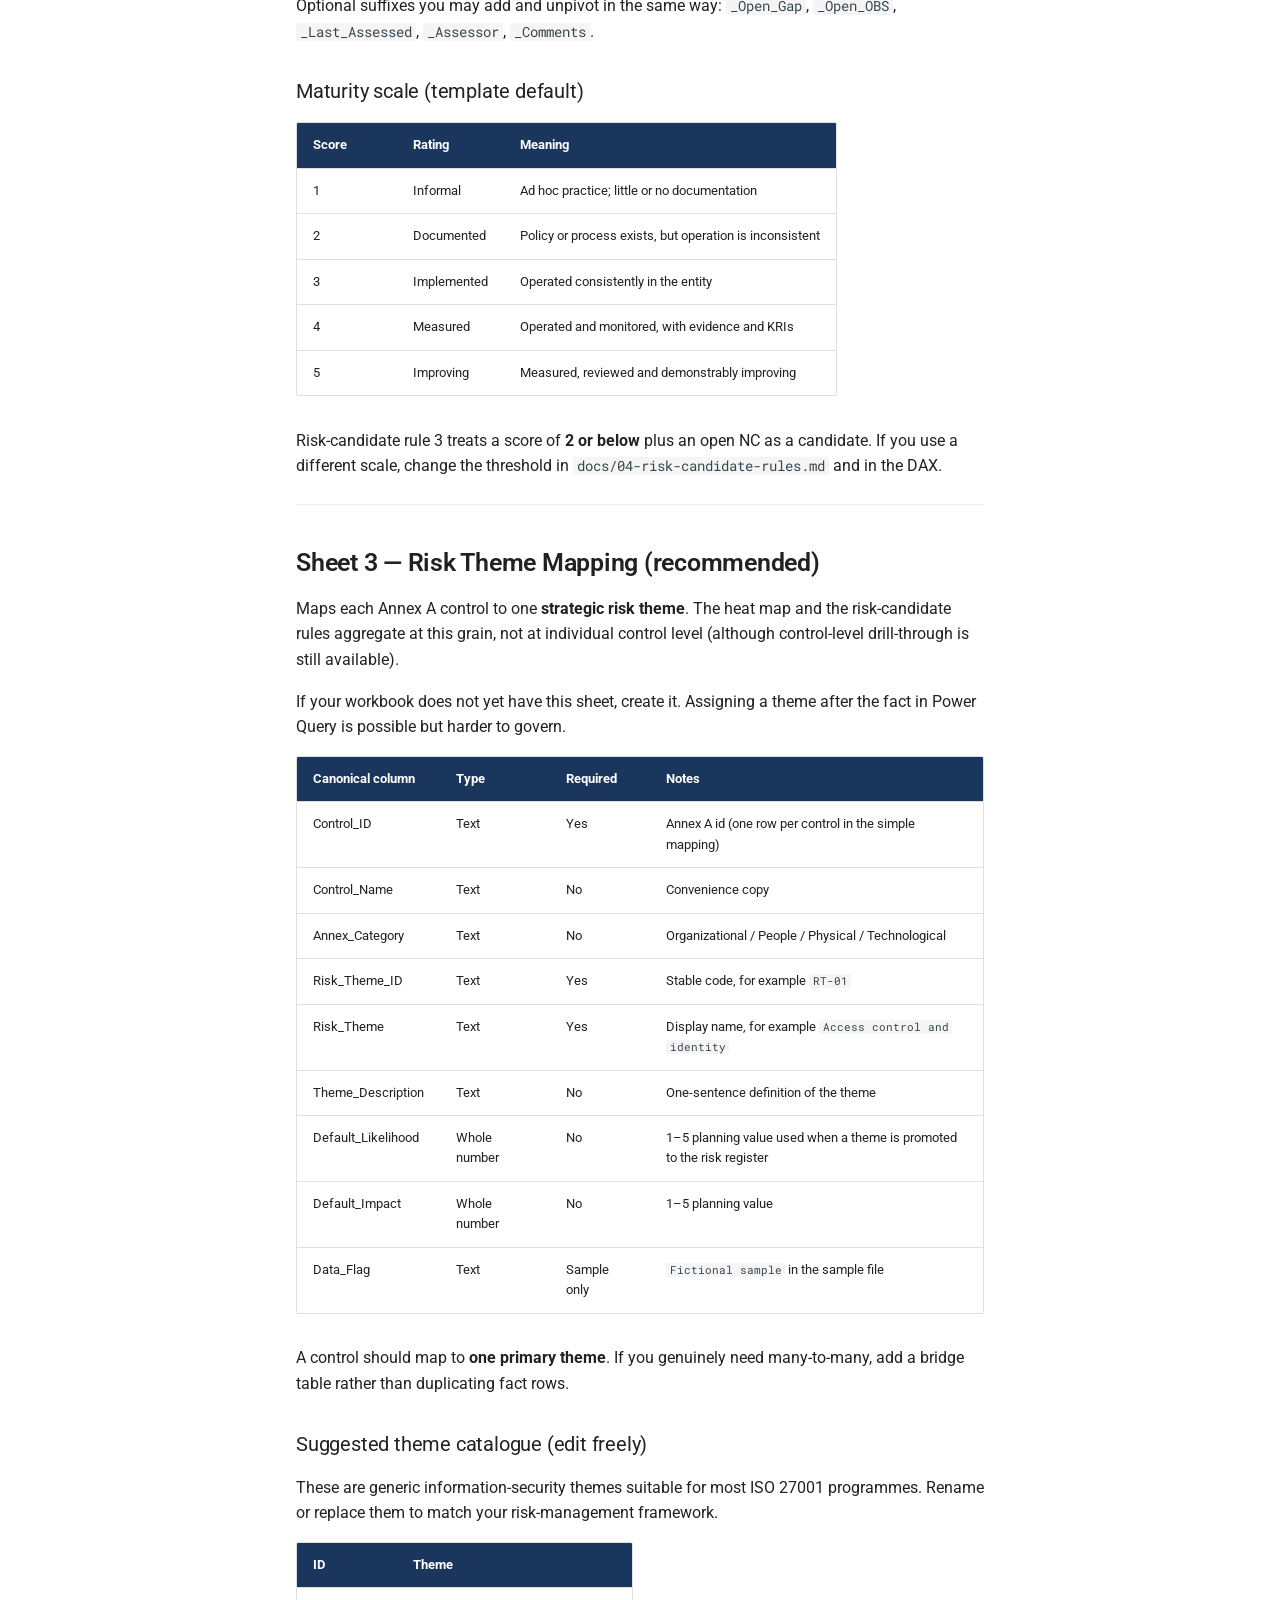
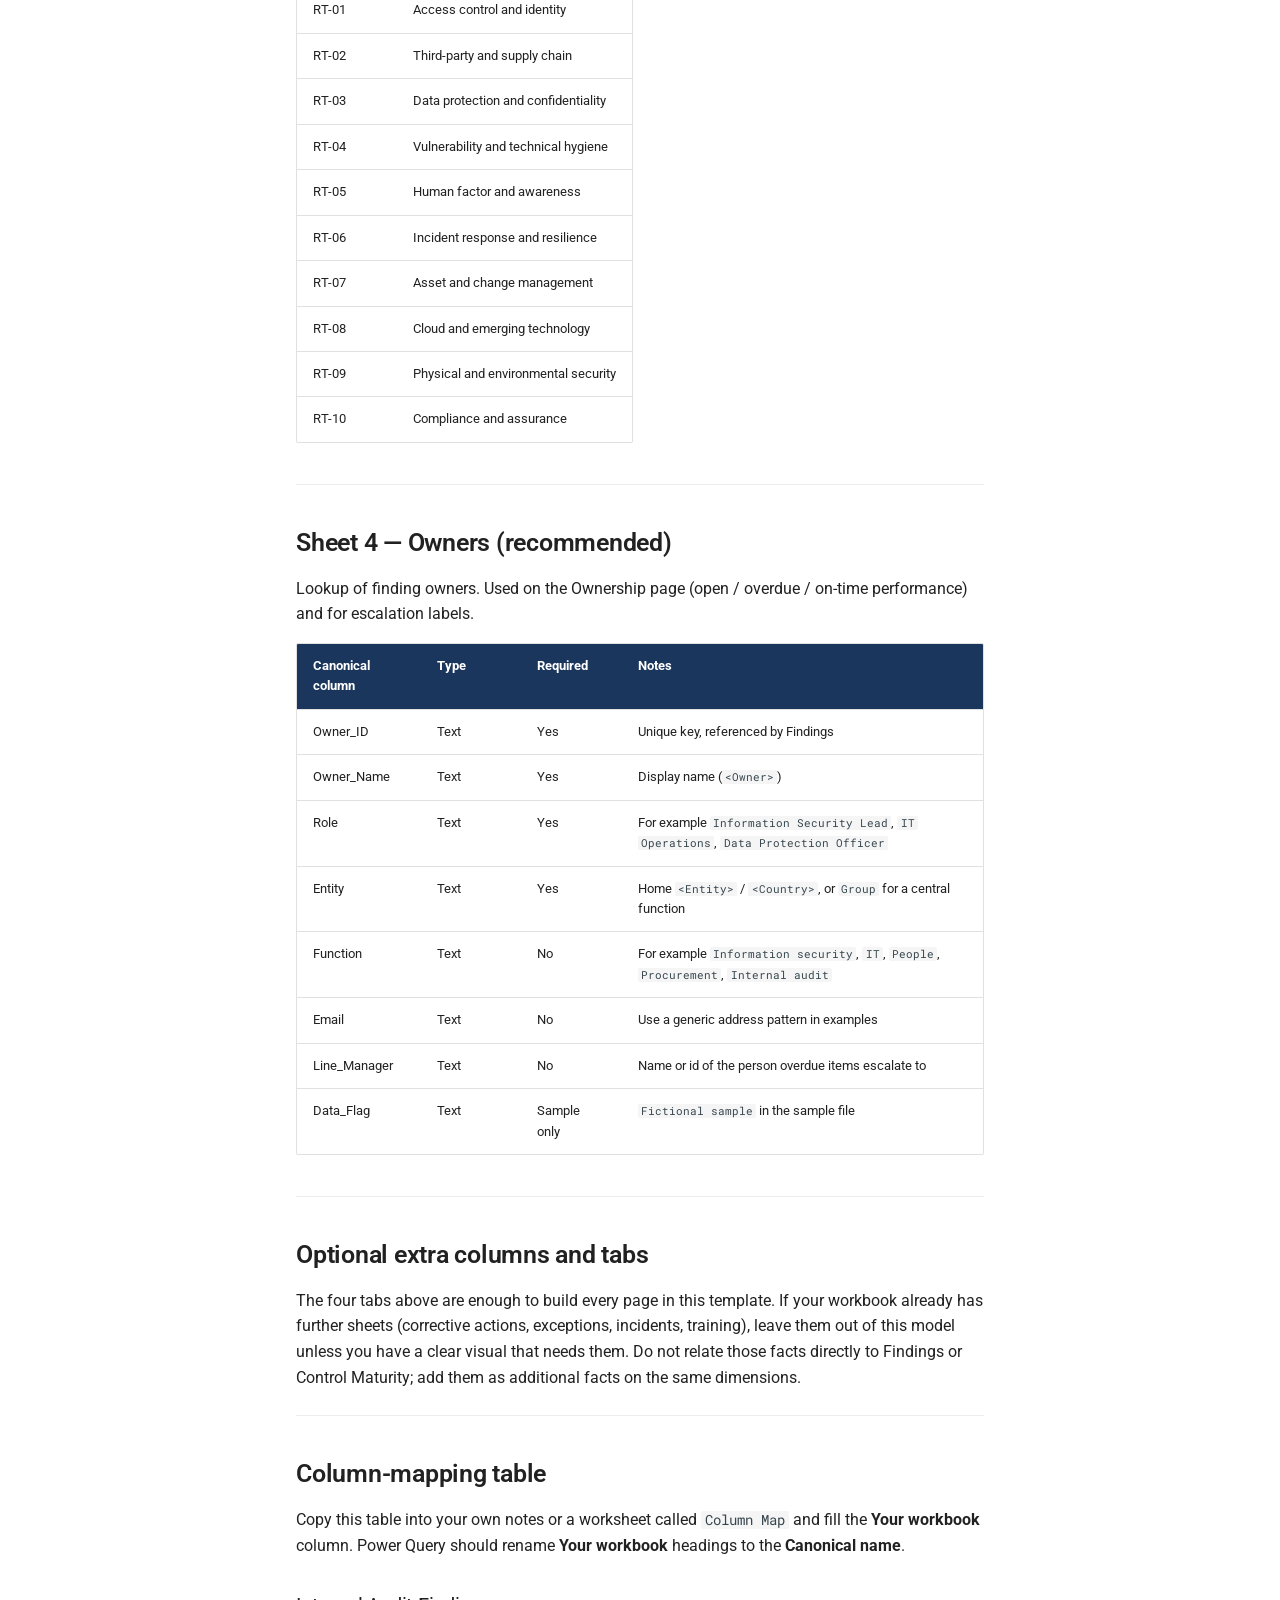
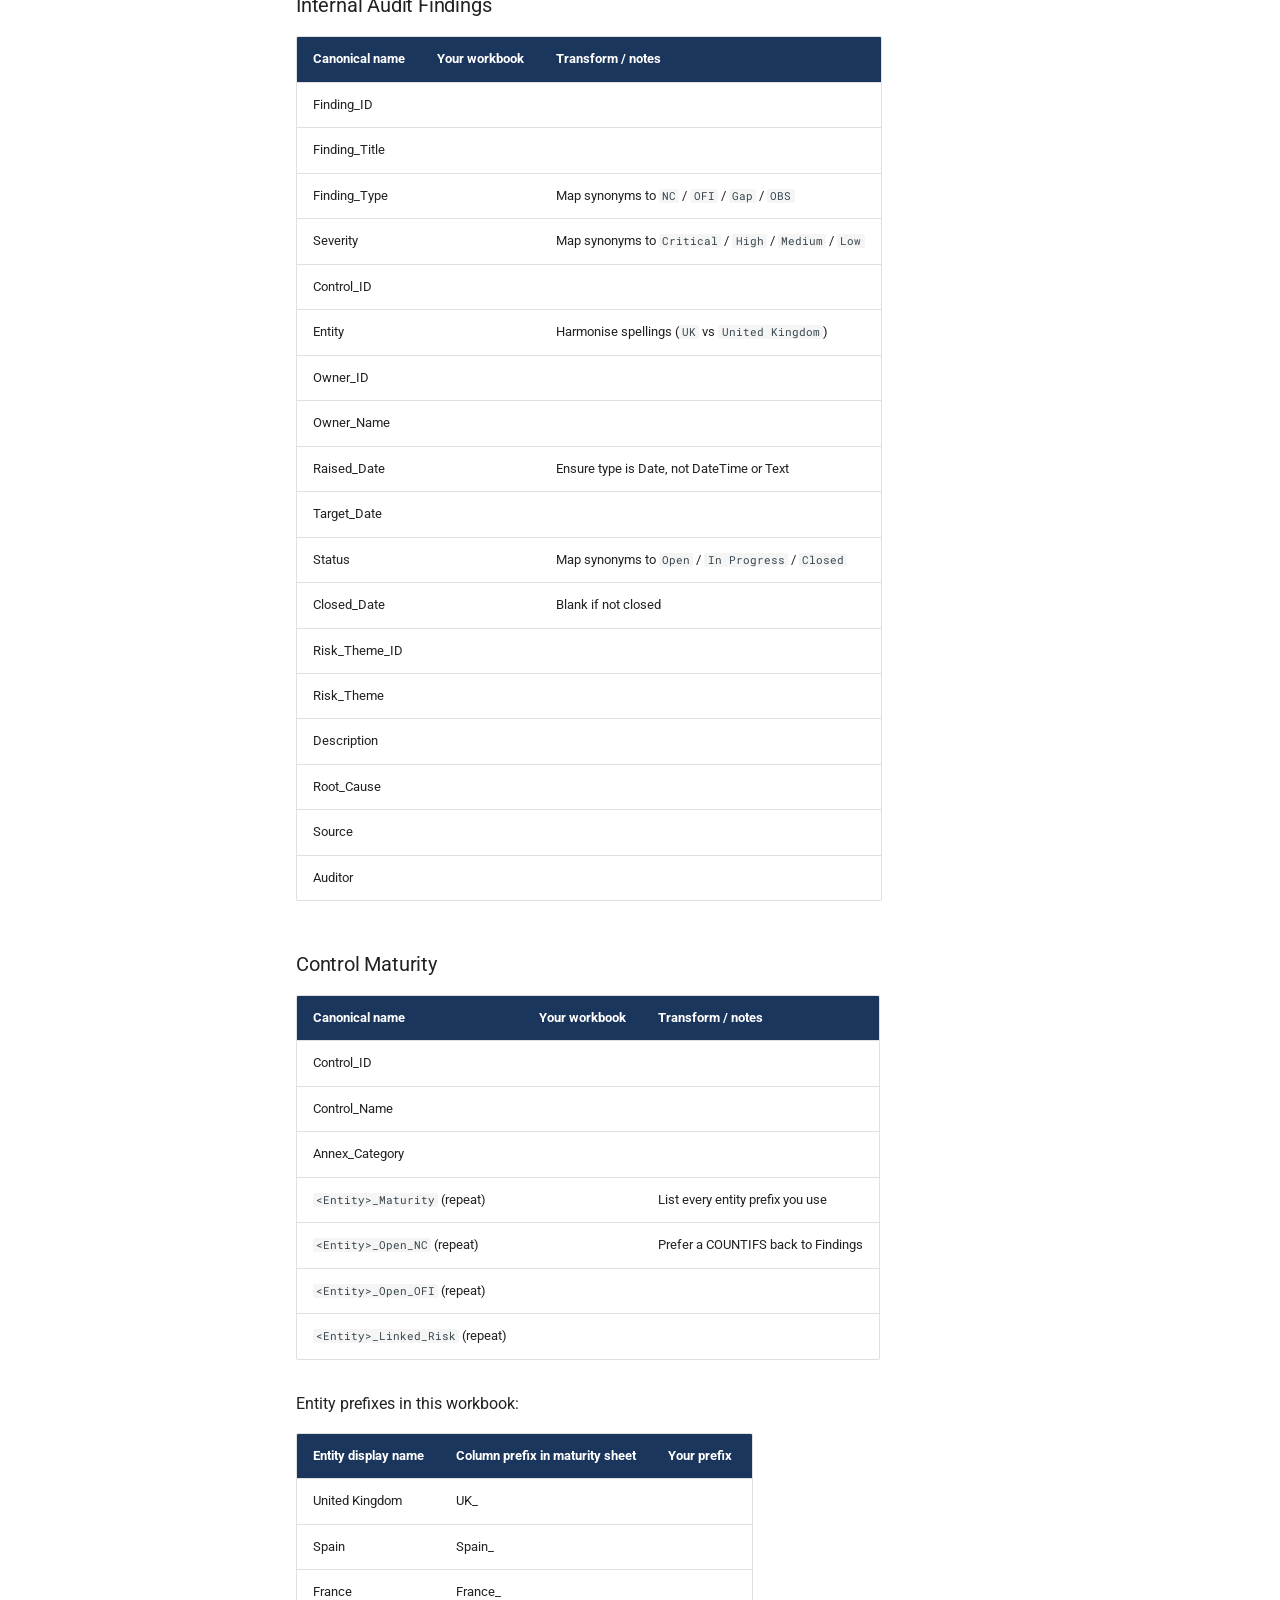
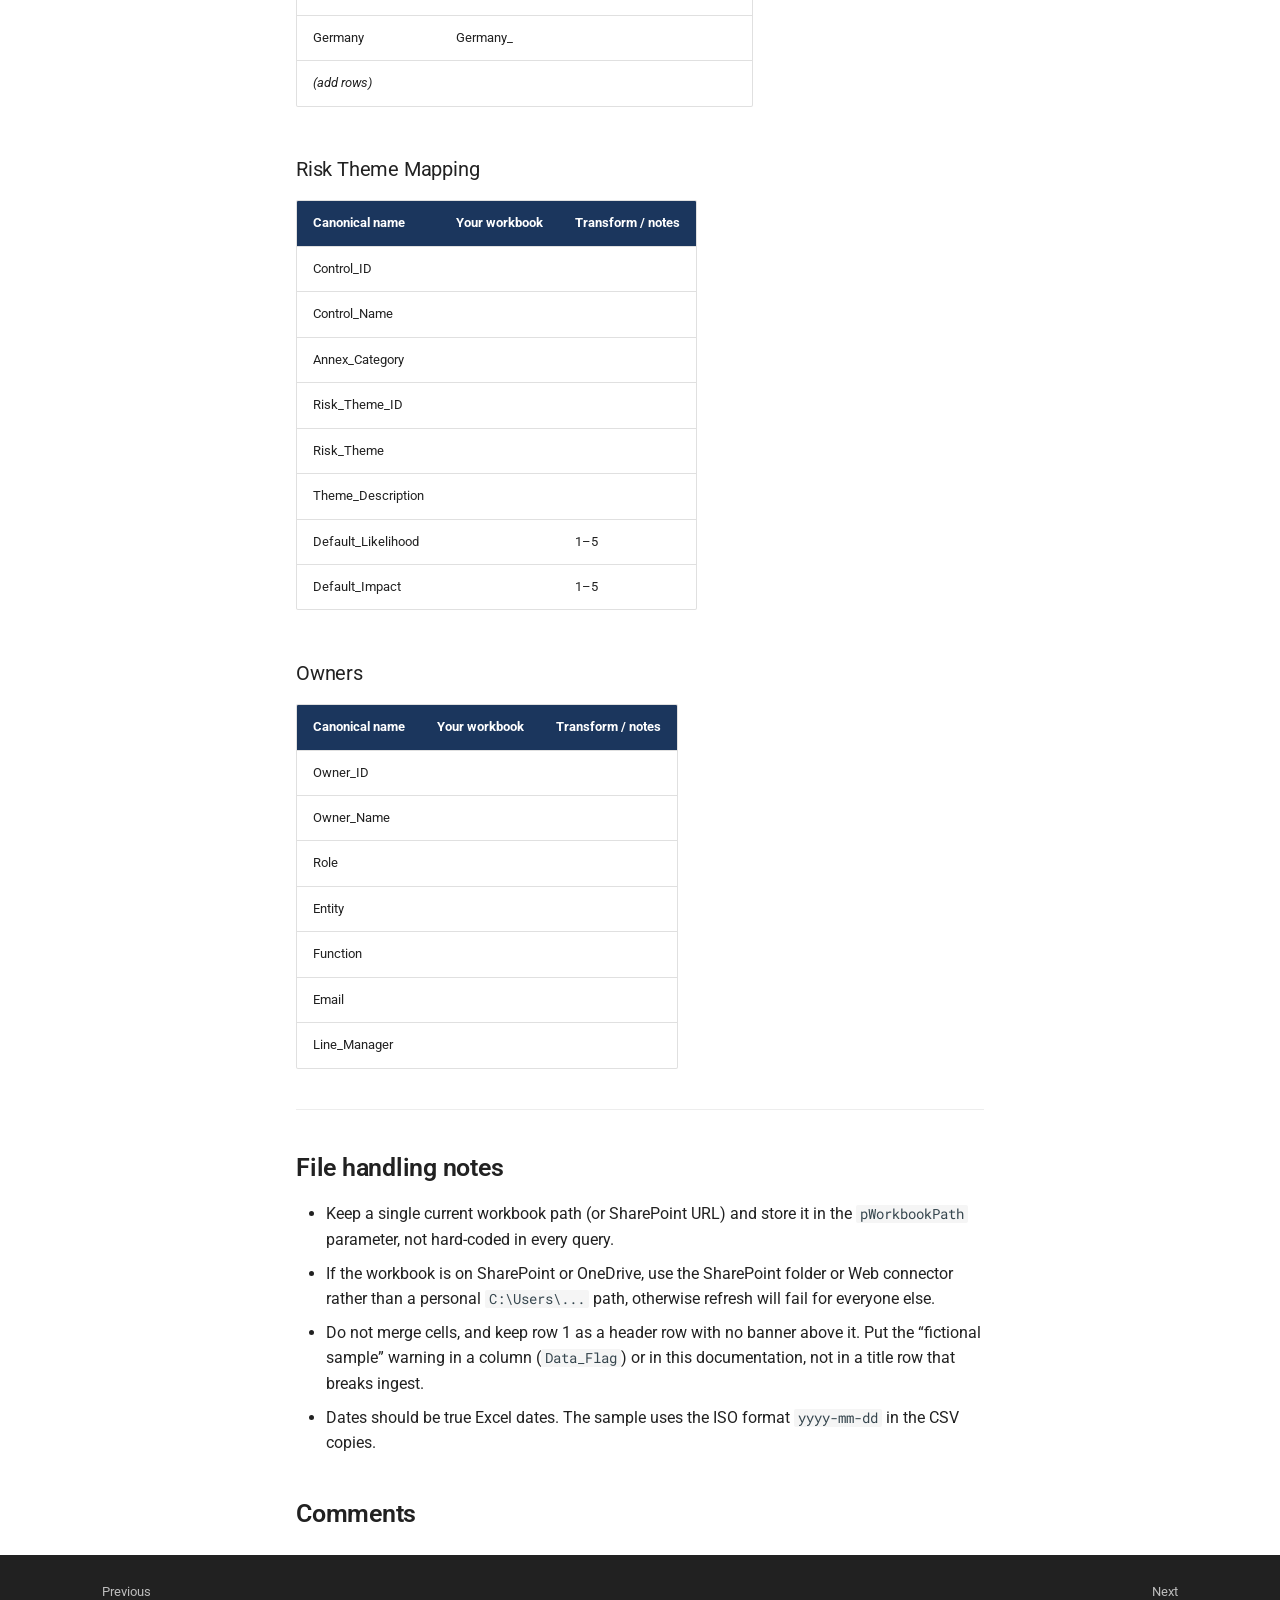
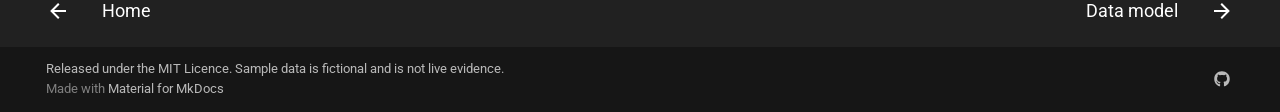
<file: 01-source-workbook-spec/index.html>
<!doctype html>
<html lang="en" class="no-js">
  <head>
    
      <meta charset="utf-8">
      <meta name="viewport" content="width=device-width,initial-scale=1">
      
        <meta name="description" content="A reusable Power BI template for an executive ISO 27001 continual improvement and internal audit dashboard.">
      
      
      
        <link rel="canonical" href="https://jacnjill.github.io/grc-powerbi-dashboard-template/01-source-workbook-spec/">
      
      
        <link rel="prev" href="..">
      
      
        <link rel="next" href="../02-data-model/">
      
      
        
      
      
      <link rel="icon" href="../assets/images/favicon.png">
      <meta name="generator" content="mkdocs-1.6.1, mkdocs-material-9.8.1">
    
    
      
        <title>Source workbook - GRC Power BI dashboard template</title>
      
    
    
      <link rel="stylesheet" href="../assets/stylesheets/main.57a0d79d.min.css">
      
        
        <link rel="stylesheet" href="../assets/stylesheets/palette.fb2fffe2.min.css">
      
      


    
    
      
    
    
      
        
        
        <link rel="preconnect" href="https://fonts.gstatic.com" crossorigin>
        <link rel="stylesheet" href="https://fonts.googleapis.com/css?family=Roboto:300,300i,400,400i,700,700i%7CRoboto+Mono:400,400i,700,700i&display=fallback">
        <style>:root{--md-text-font:"Roboto";--md-code-font:"Roboto Mono"}</style>
      
    
    
      <link rel="stylesheet" href="../stylesheets/extra.css">
    
    <script>__md_scope=new URL("..",location),__md_hash=e=>[...e].reduce(((e,_)=>(e<<5)-e+_.charCodeAt(0)),0),__md_get=(e,_=localStorage,t=__md_scope)=>JSON.parse(_.getItem(t.pathname+"."+e)),__md_set=(e,_,t=localStorage,a=__md_scope)=>{try{t.setItem(a.pathname+"."+e,JSON.stringify(_))}catch(e){}}</script>
    
      

    
    
  </head>
  
  
    
    
      
    
    
    
    
    <body dir="ltr" data-md-color-scheme="default" data-md-color-primary="custom" data-md-color-accent="custom">
  
    
    <input class="md-toggle" data-md-toggle="drawer" type="checkbox" id="__drawer" autocomplete="off">
    <input class="md-toggle" data-md-toggle="search" type="checkbox" id="__search" autocomplete="off">
    <label class="md-overlay" for="__drawer"></label>
    <div data-md-component="skip">
      
        
        <a href="#source-workbook-specification" class="md-skip">
          Skip to content
        </a>
      
    </div>
    <div data-md-component="announce">
      
    </div>
    
    
      

  

<header class="md-header md-header--shadow" data-md-component="header">
  <nav class="md-header__inner md-grid" aria-label="Header">
    <a href=".." title="GRC Power BI dashboard template" class="md-header__button md-logo" aria-label="GRC Power BI dashboard template" data-md-component="logo">
      
  
  <svg xmlns="http://www.w3.org/2000/svg" viewBox="0 0 24 24"><path d="M12 8a3 3 0 0 0 3-3 3 3 0 0 0-3-3 3 3 0 0 0-3 3 3 3 0 0 0 3 3m0 3.54C9.64 9.35 6.5 8 3 8v11c3.5 0 6.64 1.35 9 3.54 2.36-2.19 5.5-3.54 9-3.54V8c-3.5 0-6.64 1.35-9 3.54"/></svg>

    </a>
    <label class="md-header__button md-icon" for="__drawer">
      
      <svg xmlns="http://www.w3.org/2000/svg" viewBox="0 0 24 24"><path d="M3 6h18v2H3zm0 5h18v2H3zm0 5h18v2H3z"/></svg>
    </label>
    <div class="md-header__title" data-md-component="header-title">
      <div class="md-header__ellipsis">
        <div class="md-header__topic">
          <span class="md-ellipsis">
            GRC Power BI dashboard template
          </span>
        </div>
        <div class="md-header__topic" data-md-component="header-topic">
          <span class="md-ellipsis">
            
              Source workbook
            
          </span>
        </div>
      </div>
    </div>
    
      
        <form class="md-header__option" data-md-component="palette">
  
    
    
    
    <input class="md-option" data-md-color-media="(prefers-color-scheme: light)" data-md-color-scheme="default" data-md-color-primary="custom" data-md-color-accent="custom"  aria-label="Switch to dark mode"  type="radio" name="__palette" id="__palette_0">
    
      <label class="md-header__button md-icon" title="Switch to dark mode" for="__palette_1" hidden>
        <svg xmlns="http://www.w3.org/2000/svg" viewBox="0 0 24 24"><path d="m17.75 4.09-2.53 1.94.91 3.06-2.63-1.81-2.63 1.81.91-3.06-2.53-1.94L12.44 4l1.06-3 1.06 3zm3.5 6.91-1.64 1.25.59 1.98-1.7-1.17-1.7 1.17.59-1.98L15.75 11l2.06-.05L18.5 9l.69 1.95zm-2.28 4.95c.83-.08 1.72 1.1 1.19 1.85-.32.45-.66.87-1.08 1.27C15.17 23 8.84 23 4.94 19.07c-3.91-3.9-3.91-10.24 0-14.14.4-.4.82-.76 1.27-1.08.75-.53 1.93.36 1.85 1.19-.27 2.86.69 5.83 2.89 8.02a9.96 9.96 0 0 0 8.02 2.89m-1.64 2.02a12.08 12.08 0 0 1-7.8-3.47c-2.17-2.19-3.33-5-3.49-7.82-2.81 3.14-2.7 7.96.31 10.98 3.02 3.01 7.84 3.12 10.98.31"/></svg>
      </label>
    
  
    
    
    
    <input class="md-option" data-md-color-media="(prefers-color-scheme: dark)" data-md-color-scheme="slate" data-md-color-primary="custom" data-md-color-accent="custom"  aria-label="Switch to light mode"  type="radio" name="__palette" id="__palette_1">
    
      <label class="md-header__button md-icon" title="Switch to light mode" for="__palette_0" hidden>
        <svg xmlns="http://www.w3.org/2000/svg" viewBox="0 0 24 24"><path d="M12 7a5 5 0 0 1 5 5 5 5 0 0 1-5 5 5 5 0 0 1-5-5 5 5 0 0 1 5-5m0 2a3 3 0 0 0-3 3 3 3 0 0 0 3 3 3 3 0 0 0 3-3 3 3 0 0 0-3-3m0-7 2.39 3.42C13.65 5.15 12.84 5 12 5s-1.65.15-2.39.42zM3.34 7l4.16-.35A7.2 7.2 0 0 0 5.94 8.5c-.44.74-.69 1.5-.83 2.29zm.02 10 1.76-3.77a7.131 7.131 0 0 0 2.38 4.14zM20.65 7l-1.77 3.79a7.02 7.02 0 0 0-2.38-4.15zm-.01 10-4.14.36c.59-.51 1.12-1.14 1.54-1.86.42-.73.69-1.5.83-2.29zM12 22l-2.41-3.44c.74.27 1.55.44 2.41.44.82 0 1.63-.17 2.37-.44z"/></svg>
      </label>
    
  
</form>
      
    
    
      <script>var palette=__md_get("__palette");if(palette&&palette.color){if("(prefers-color-scheme)"===palette.color.media){var media=matchMedia("(prefers-color-scheme: light)"),input=document.querySelector(media.matches?"[data-md-color-media='(prefers-color-scheme: light)']":"[data-md-color-media='(prefers-color-scheme: dark)']");palette.color.media=input.getAttribute("data-md-color-media"),palette.color.scheme=input.getAttribute("data-md-color-scheme"),palette.color.primary=input.getAttribute("data-md-color-primary"),palette.color.accent=input.getAttribute("data-md-color-accent")}for(var[key,value]of Object.entries(palette.color))document.body.setAttribute("data-md-color-"+key,value)}</script>
    
    
    
      
      
        <label class="md-header__button md-icon" for="__search">
          
          <svg xmlns="http://www.w3.org/2000/svg" viewBox="0 0 24 24"><path d="M9.5 3A6.5 6.5 0 0 1 16 9.5c0 1.61-.59 3.09-1.56 4.23l.27.27h.79l5 5-1.5 1.5-5-5v-.79l-.27-.27A6.52 6.52 0 0 1 9.5 16 6.5 6.5 0 0 1 3 9.5 6.5 6.5 0 0 1 9.5 3m0 2C7 5 5 7 5 9.5S7 14 9.5 14 14 12 14 9.5 12 5 9.5 5"/></svg>
        </label>
        <div class="md-search" data-md-component="search" role="dialog">
  <label class="md-search__overlay" for="__search"></label>
  <div class="md-search__inner" role="search">
    <form class="md-search__form" name="search">
      <input type="text" class="md-search__input" name="query" aria-label="Search" placeholder="Search" autocapitalize="off" autocorrect="off" autocomplete="off" spellcheck="false" data-md-component="search-query" required>
      <label class="md-search__icon md-icon" for="__search">
        
        <svg xmlns="http://www.w3.org/2000/svg" viewBox="0 0 24 24"><path d="M9.5 3A6.5 6.5 0 0 1 16 9.5c0 1.61-.59 3.09-1.56 4.23l.27.27h.79l5 5-1.5 1.5-5-5v-.79l-.27-.27A6.52 6.52 0 0 1 9.5 16 6.5 6.5 0 0 1 3 9.5 6.5 6.5 0 0 1 9.5 3m0 2C7 5 5 7 5 9.5S7 14 9.5 14 14 12 14 9.5 12 5 9.5 5"/></svg>
        
        <svg xmlns="http://www.w3.org/2000/svg" viewBox="0 0 24 24"><path d="M20 11v2H8l5.5 5.5-1.42 1.42L4.16 12l7.92-7.92L13.5 5.5 8 11z"/></svg>
      </label>
      <nav class="md-search__options" aria-label="Search">
        
        <button type="reset" class="md-search__icon md-icon" title="Clear" aria-label="Clear" tabindex="-1">
          
          <svg xmlns="http://www.w3.org/2000/svg" viewBox="0 0 24 24"><path d="M19 6.41 17.59 5 12 10.59 6.41 5 5 6.41 10.59 12 5 17.59 6.41 19 12 13.41 17.59 19 19 17.59 13.41 12z"/></svg>
        </button>
      </nav>
      
        <div class="md-search__suggest" data-md-component="search-suggest"></div>
      
    </form>
    <div class="md-search__output">
      <div class="md-search__scrollwrap" tabindex="0" data-md-scrollfix>
        <div class="md-search-result" data-md-component="search-result">
          <div class="md-search-result__meta">
            Initializing search
          </div>
          <ol class="md-search-result__list" role="presentation"></ol>
        </div>
      </div>
    </div>
  </div>
</div>
      
    
    
      <div class="md-header__source">
        <a href="https://github.com/Jacnjill/grc-powerbi-dashboard-template" title="Go to repository" class="md-source" data-md-component="source">
  <div class="md-source__icon md-icon">
    
    <svg xmlns="http://www.w3.org/2000/svg" viewBox="0 0 512 512"><!--! Font Awesome Free 7.1.0 by @fontawesome - https://fontawesome.com License - https://fontawesome.com/license/free (Icons: CC BY 4.0, Fonts: SIL OFL 1.1, Code: MIT License) Copyright 2025 Fonticons, Inc.--><path d="M173.9 397.4c0 2-2.3 3.6-5.2 3.6-3.3.3-5.6-1.3-5.6-3.6 0-2 2.3-3.6 5.2-3.6 3-.3 5.6 1.3 5.6 3.6m-31.1-4.5c-.7 2 1.3 4.3 4.3 4.9 2.6 1 5.6 0 6.2-2s-1.3-4.3-4.3-5.2c-2.6-.7-5.5.3-6.2 2.3m44.2-1.7c-2.9.7-4.9 2.6-4.6 4.9.3 2 2.9 3.3 5.9 2.6 2.9-.7 4.9-2.6 4.6-4.6-.3-1.9-3-3.2-5.9-2.9M252.8 8C114.1 8 8 113.3 8 252c0 110.9 69.8 205.8 169.5 239.2 12.8 2.3 17.3-5.6 17.3-12.1 0-6.2-.3-40.4-.3-61.4 0 0-70 15-84.7-29.8 0 0-11.4-29.1-27.8-36.6 0 0-22.9-15.7 1.6-15.4 0 0 24.9 2 38.6 25.8 21.9 38.6 58.6 27.5 72.9 20.9 2.3-16 8.8-27.1 16-33.7-55.9-6.2-112.3-14.3-112.3-110.5 0-27.5 7.6-41.3 23.6-58.9-2.6-6.5-11.1-33.3 2.6-67.9 20.9-6.5 69 27 69 27 20-5.6 41.5-8.5 62.8-8.5s42.8 2.9 62.8 8.5c0 0 48.1-33.6 69-27 13.7 34.7 5.2 61.4 2.6 67.9 16 17.7 25.8 31.5 25.8 58.9 0 96.5-58.9 104.2-114.8 110.5 9.2 7.9 17 22.9 17 46.4 0 33.7-.3 75.4-.3 83.6 0 6.5 4.6 14.4 17.3 12.1C436.2 457.8 504 362.9 504 252 504 113.3 391.5 8 252.8 8M105.2 352.9c-1.3 1-1 3.3.7 5.2 1.6 1.6 3.9 2.3 5.2 1 1.3-1 1-3.3-.7-5.2-1.6-1.6-3.9-2.3-5.2-1m-10.8-8.1c-.7 1.3.3 2.9 2.3 3.9 1.6 1 3.6.7 4.3-.7.7-1.3-.3-2.9-2.3-3.9-2-.6-3.6-.3-4.3.7m32.4 35.6c-1.6 1.3-1 4.3 1.3 6.2 2.3 2.3 5.2 2.6 6.5 1 1.3-1.3.7-4.3-1.3-6.2-2.2-2.3-5.2-2.6-6.5-1m-11.4-14.7c-1.6 1-1.6 3.6 0 5.9s4.3 3.3 5.6 2.3c1.6-1.3 1.6-3.9 0-6.2-1.4-2.3-4-3.3-5.6-2"/></svg>
  </div>
  <div class="md-source__repository">
    Jacnjill/grc-powerbi-dashboard-template
  </div>
</a>
      </div>
    
  </nav>
  
</header>
    
    <div class="md-container" data-md-component="container">
      
      
        
          
        
      
      <main class="md-main" data-md-component="main">
        <div class="md-main__inner md-grid">
          
            
              
              <div class="md-sidebar md-sidebar--primary" data-md-component="sidebar" data-md-type="navigation" >
                <div class="md-sidebar__scrollwrap">
                  <div class="md-sidebar__inner">
                    



<nav class="md-nav md-nav--primary" aria-label="Navigation" data-md-level="0">
  <label class="md-nav__title" for="__drawer">
    <a href=".." title="GRC Power BI dashboard template" class="md-nav__button md-logo" aria-label="GRC Power BI dashboard template" data-md-component="logo">
      
  
  <svg xmlns="http://www.w3.org/2000/svg" viewBox="0 0 24 24"><path d="M12 8a3 3 0 0 0 3-3 3 3 0 0 0-3-3 3 3 0 0 0-3 3 3 3 0 0 0 3 3m0 3.54C9.64 9.35 6.5 8 3 8v11c3.5 0 6.64 1.35 9 3.54 2.36-2.19 5.5-3.54 9-3.54V8c-3.5 0-6.64 1.35-9 3.54"/></svg>

    </a>
    GRC Power BI dashboard template
  </label>
  
    <div class="md-nav__source">
      <a href="https://github.com/Jacnjill/grc-powerbi-dashboard-template" title="Go to repository" class="md-source" data-md-component="source">
  <div class="md-source__icon md-icon">
    
    <svg xmlns="http://www.w3.org/2000/svg" viewBox="0 0 512 512"><!--! Font Awesome Free 7.1.0 by @fontawesome - https://fontawesome.com License - https://fontawesome.com/license/free (Icons: CC BY 4.0, Fonts: SIL OFL 1.1, Code: MIT License) Copyright 2025 Fonticons, Inc.--><path d="M173.9 397.4c0 2-2.3 3.6-5.2 3.6-3.3.3-5.6-1.3-5.6-3.6 0-2 2.3-3.6 5.2-3.6 3-.3 5.6 1.3 5.6 3.6m-31.1-4.5c-.7 2 1.3 4.3 4.3 4.9 2.6 1 5.6 0 6.2-2s-1.3-4.3-4.3-5.2c-2.6-.7-5.5.3-6.2 2.3m44.2-1.7c-2.9.7-4.9 2.6-4.6 4.9.3 2 2.9 3.3 5.9 2.6 2.9-.7 4.9-2.6 4.6-4.6-.3-1.9-3-3.2-5.9-2.9M252.8 8C114.1 8 8 113.3 8 252c0 110.9 69.8 205.8 169.5 239.2 12.8 2.3 17.3-5.6 17.3-12.1 0-6.2-.3-40.4-.3-61.4 0 0-70 15-84.7-29.8 0 0-11.4-29.1-27.8-36.6 0 0-22.9-15.7 1.6-15.4 0 0 24.9 2 38.6 25.8 21.9 38.6 58.6 27.5 72.9 20.9 2.3-16 8.8-27.1 16-33.7-55.9-6.2-112.3-14.3-112.3-110.5 0-27.5 7.6-41.3 23.6-58.9-2.6-6.5-11.1-33.3 2.6-67.9 20.9-6.5 69 27 69 27 20-5.6 41.5-8.5 62.8-8.5s42.8 2.9 62.8 8.5c0 0 48.1-33.6 69-27 13.7 34.7 5.2 61.4 2.6 67.9 16 17.7 25.8 31.5 25.8 58.9 0 96.5-58.9 104.2-114.8 110.5 9.2 7.9 17 22.9 17 46.4 0 33.7-.3 75.4-.3 83.6 0 6.5 4.6 14.4 17.3 12.1C436.2 457.8 504 362.9 504 252 504 113.3 391.5 8 252.8 8M105.2 352.9c-1.3 1-1 3.3.7 5.2 1.6 1.6 3.9 2.3 5.2 1 1.3-1 1-3.3-.7-5.2-1.6-1.6-3.9-2.3-5.2-1m-10.8-8.1c-.7 1.3.3 2.9 2.3 3.9 1.6 1 3.6.7 4.3-.7.7-1.3-.3-2.9-2.3-3.9-2-.6-3.6-.3-4.3.7m32.4 35.6c-1.6 1.3-1 4.3 1.3 6.2 2.3 2.3 5.2 2.6 6.5 1 1.3-1.3.7-4.3-1.3-6.2-2.2-2.3-5.2-2.6-6.5-1m-11.4-14.7c-1.6 1-1.6 3.6 0 5.9s4.3 3.3 5.6 2.3c1.6-1.3 1.6-3.9 0-6.2-1.4-2.3-4-3.3-5.6-2"/></svg>
  </div>
  <div class="md-source__repository">
    Jacnjill/grc-powerbi-dashboard-template
  </div>
</a>
    </div>
  
  <ul class="md-nav__list" data-md-scrollfix>
    
      
      
  
  
  
  
    <li class="md-nav__item">
      <a href=".." class="md-nav__link">
        
  
  
  <span class="md-ellipsis">
    
  
    Home
  

    
  </span>
  
  

      </a>
    </li>
  

    
      
      
  
  
    
  
  
  
    <li class="md-nav__item md-nav__item--active">
      
      <input class="md-nav__toggle md-toggle" type="checkbox" id="__toc">
      
      
        
      
      
        <label class="md-nav__link md-nav__link--active" for="__toc">
          
  
  
  <span class="md-ellipsis">
    
  
    Source workbook
  

    
  </span>
  
  

          <span class="md-nav__icon md-icon"></span>
        </label>
      
      <a href="./" class="md-nav__link md-nav__link--active">
        
  
  
  <span class="md-ellipsis">
    
  
    Source workbook
  

    
  </span>
  
  

      </a>
      
        

<nav class="md-nav md-nav--secondary" aria-label="Table of contents">
  
  
  
    
  
  
    <label class="md-nav__title" for="__toc">
      <span class="md-nav__icon md-icon"></span>
      Table of contents
    </label>
    <ul class="md-nav__list" data-md-component="toc" data-md-scrollfix>
      
        <li class="md-nav__item">
  <a href="#sheet-1-internal-audit-findings-required" class="md-nav__link">
    <span class="md-ellipsis">
      
        Sheet 1 — Internal Audit Findings (required)
      
    </span>
  </a>
  
</li>
      
        <li class="md-nav__item">
  <a href="#sheet-2-control-maturity-required" class="md-nav__link">
    <span class="md-ellipsis">
      
        Sheet 2 — Control Maturity (required)
      
    </span>
  </a>
  
    <nav class="md-nav" aria-label="Sheet 2 — Control Maturity (required)">
      <ul class="md-nav__list">
        
          <li class="md-nav__item">
  <a href="#shared-columns-left-hand-side" class="md-nav__link">
    <span class="md-ellipsis">
      
        Shared columns (left-hand side)
      
    </span>
  </a>
  
</li>
        
          <li class="md-nav__item">
  <a href="#repeated-block-for-each-country-entity" class="md-nav__link">
    <span class="md-ellipsis">
      
        Repeated block for each &lt;Country&gt; / &lt;Entity&gt;
      
    </span>
  </a>
  
</li>
        
          <li class="md-nav__item">
  <a href="#maturity-scale-template-default" class="md-nav__link">
    <span class="md-ellipsis">
      
        Maturity scale (template default)
      
    </span>
  </a>
  
</li>
        
      </ul>
    </nav>
  
</li>
      
        <li class="md-nav__item">
  <a href="#sheet-3-risk-theme-mapping-recommended" class="md-nav__link">
    <span class="md-ellipsis">
      
        Sheet 3 — Risk Theme Mapping (recommended)
      
    </span>
  </a>
  
    <nav class="md-nav" aria-label="Sheet 3 — Risk Theme Mapping (recommended)">
      <ul class="md-nav__list">
        
          <li class="md-nav__item">
  <a href="#suggested-theme-catalogue-edit-freely" class="md-nav__link">
    <span class="md-ellipsis">
      
        Suggested theme catalogue (edit freely)
      
    </span>
  </a>
  
</li>
        
      </ul>
    </nav>
  
</li>
      
        <li class="md-nav__item">
  <a href="#sheet-4-owners-recommended" class="md-nav__link">
    <span class="md-ellipsis">
      
        Sheet 4 — Owners (recommended)
      
    </span>
  </a>
  
</li>
      
        <li class="md-nav__item">
  <a href="#optional-extra-columns-and-tabs" class="md-nav__link">
    <span class="md-ellipsis">
      
        Optional extra columns and tabs
      
    </span>
  </a>
  
</li>
      
        <li class="md-nav__item">
  <a href="#column-mapping-table" class="md-nav__link">
    <span class="md-ellipsis">
      
        Column-mapping table
      
    </span>
  </a>
  
    <nav class="md-nav" aria-label="Column-mapping table">
      <ul class="md-nav__list">
        
          <li class="md-nav__item">
  <a href="#internal-audit-findings" class="md-nav__link">
    <span class="md-ellipsis">
      
        Internal Audit Findings
      
    </span>
  </a>
  
</li>
        
          <li class="md-nav__item">
  <a href="#control-maturity" class="md-nav__link">
    <span class="md-ellipsis">
      
        Control Maturity
      
    </span>
  </a>
  
</li>
        
          <li class="md-nav__item">
  <a href="#risk-theme-mapping" class="md-nav__link">
    <span class="md-ellipsis">
      
        Risk Theme Mapping
      
    </span>
  </a>
  
</li>
        
          <li class="md-nav__item">
  <a href="#owners" class="md-nav__link">
    <span class="md-ellipsis">
      
        Owners
      
    </span>
  </a>
  
</li>
        
      </ul>
    </nav>
  
</li>
      
        <li class="md-nav__item">
  <a href="#file-handling-notes" class="md-nav__link">
    <span class="md-ellipsis">
      
        File handling notes
      
    </span>
  </a>
  
</li>
      
    </ul>
  
</nav>
      
    </li>
  

    
      
      
  
  
  
  
    <li class="md-nav__item">
      <a href="../02-data-model/" class="md-nav__link">
        
  
  
  <span class="md-ellipsis">
    
  
    Data model
  

    
  </span>
  
  

      </a>
    </li>
  

    
      
      
  
  
  
  
    <li class="md-nav__item">
      <a href="../03-report-pages/" class="md-nav__link">
        
  
  
  <span class="md-ellipsis">
    
  
    Report pages
  

    
  </span>
  
  

      </a>
    </li>
  

    
      
      
  
  
  
  
    <li class="md-nav__item">
      <a href="../04-risk-candidate-rules/" class="md-nav__link">
        
  
  
  <span class="md-ellipsis">
    
  
    Risk-candidate rules
  

    
  </span>
  
  

      </a>
    </li>
  

    
      
      
  
  
  
  
    <li class="md-nav__item">
      <a href="../05-theme-and-style/" class="md-nav__link">
        
  
  
  <span class="md-ellipsis">
    
  
    Theme and style
  

    
  </span>
  
  

      </a>
    </li>
  

    
      
      
  
  
  
  
    <li class="md-nav__item">
      <a href="../06-build-checklist/" class="md-nav__link">
        
  
  
  <span class="md-ellipsis">
    
  
    Build checklist
  

    
  </span>
  
  

      </a>
    </li>
  

    
      
      
  
  
  
  
    <li class="md-nav__item">
      <a href="../downloads/" class="md-nav__link">
        
  
  
  <span class="md-ellipsis">
    
  
    Downloads
  

    
  </span>
  
  

      </a>
    </li>
  

    
  </ul>
</nav>
                  </div>
                </div>
              </div>
            
            
              
              <div class="md-sidebar md-sidebar--secondary" data-md-component="sidebar" data-md-type="toc" >
                <div class="md-sidebar__scrollwrap">
                  <div class="md-sidebar__inner">
                    

<nav class="md-nav md-nav--secondary" aria-label="Table of contents">
  
  
  
    
  
  
    <label class="md-nav__title" for="__toc">
      <span class="md-nav__icon md-icon"></span>
      Table of contents
    </label>
    <ul class="md-nav__list" data-md-component="toc" data-md-scrollfix>
      
        <li class="md-nav__item">
  <a href="#sheet-1-internal-audit-findings-required" class="md-nav__link">
    <span class="md-ellipsis">
      
        Sheet 1 — Internal Audit Findings (required)
      
    </span>
  </a>
  
</li>
      
        <li class="md-nav__item">
  <a href="#sheet-2-control-maturity-required" class="md-nav__link">
    <span class="md-ellipsis">
      
        Sheet 2 — Control Maturity (required)
      
    </span>
  </a>
  
    <nav class="md-nav" aria-label="Sheet 2 — Control Maturity (required)">
      <ul class="md-nav__list">
        
          <li class="md-nav__item">
  <a href="#shared-columns-left-hand-side" class="md-nav__link">
    <span class="md-ellipsis">
      
        Shared columns (left-hand side)
      
    </span>
  </a>
  
</li>
        
          <li class="md-nav__item">
  <a href="#repeated-block-for-each-country-entity" class="md-nav__link">
    <span class="md-ellipsis">
      
        Repeated block for each &lt;Country&gt; / &lt;Entity&gt;
      
    </span>
  </a>
  
</li>
        
          <li class="md-nav__item">
  <a href="#maturity-scale-template-default" class="md-nav__link">
    <span class="md-ellipsis">
      
        Maturity scale (template default)
      
    </span>
  </a>
  
</li>
        
      </ul>
    </nav>
  
</li>
      
        <li class="md-nav__item">
  <a href="#sheet-3-risk-theme-mapping-recommended" class="md-nav__link">
    <span class="md-ellipsis">
      
        Sheet 3 — Risk Theme Mapping (recommended)
      
    </span>
  </a>
  
    <nav class="md-nav" aria-label="Sheet 3 — Risk Theme Mapping (recommended)">
      <ul class="md-nav__list">
        
          <li class="md-nav__item">
  <a href="#suggested-theme-catalogue-edit-freely" class="md-nav__link">
    <span class="md-ellipsis">
      
        Suggested theme catalogue (edit freely)
      
    </span>
  </a>
  
</li>
        
      </ul>
    </nav>
  
</li>
      
        <li class="md-nav__item">
  <a href="#sheet-4-owners-recommended" class="md-nav__link">
    <span class="md-ellipsis">
      
        Sheet 4 — Owners (recommended)
      
    </span>
  </a>
  
</li>
      
        <li class="md-nav__item">
  <a href="#optional-extra-columns-and-tabs" class="md-nav__link">
    <span class="md-ellipsis">
      
        Optional extra columns and tabs
      
    </span>
  </a>
  
</li>
      
        <li class="md-nav__item">
  <a href="#column-mapping-table" class="md-nav__link">
    <span class="md-ellipsis">
      
        Column-mapping table
      
    </span>
  </a>
  
    <nav class="md-nav" aria-label="Column-mapping table">
      <ul class="md-nav__list">
        
          <li class="md-nav__item">
  <a href="#internal-audit-findings" class="md-nav__link">
    <span class="md-ellipsis">
      
        Internal Audit Findings
      
    </span>
  </a>
  
</li>
        
          <li class="md-nav__item">
  <a href="#control-maturity" class="md-nav__link">
    <span class="md-ellipsis">
      
        Control Maturity
      
    </span>
  </a>
  
</li>
        
          <li class="md-nav__item">
  <a href="#risk-theme-mapping" class="md-nav__link">
    <span class="md-ellipsis">
      
        Risk Theme Mapping
      
    </span>
  </a>
  
</li>
        
          <li class="md-nav__item">
  <a href="#owners" class="md-nav__link">
    <span class="md-ellipsis">
      
        Owners
      
    </span>
  </a>
  
</li>
        
      </ul>
    </nav>
  
</li>
      
        <li class="md-nav__item">
  <a href="#file-handling-notes" class="md-nav__link">
    <span class="md-ellipsis">
      
        File handling notes
      
    </span>
  </a>
  
</li>
      
    </ul>
  
</nav>
                  </div>
                </div>
              </div>
            
          
          
            <div class="md-content" data-md-component="content">
              
              <article class="md-content__inner md-typeset">
                
                  


  
    <a href="https://github.com/Jacnjill/grc-powerbi-dashboard-template/edit/main/docs/01-source-workbook-spec.md" title="Edit this page" class="md-content__button md-icon" rel="edit">
      
      <svg xmlns="http://www.w3.org/2000/svg" viewBox="0 0 24 24"><path d="M10 20H6V4h7v5h5v3.1l2-2V8l-6-6H6c-1.1 0-2 .9-2 2v16c0 1.1.9 2 2 2h4zm10.2-7c.1 0 .3.1.4.2l1.3 1.3c.2.2.2.6 0 .8l-1 1-2.1-2.1 1-1c.1-.1.2-.2.4-.2m0 3.9L14.1 23H12v-2.1l6.1-6.1z"/></svg>
    </a>
  
  


<h1 id="source-workbook-specification">Source workbook specification<a class="headerlink" href="#source-workbook-specification" title="Permanent link">&para;</a></h1>
<p>The dashboard is designed around one Excel workbook, typically called <strong>Continual Improvement Plan</strong>. The template expects <strong>four worksheets</strong>. Two are required for the core model; two are strongly recommended and are used for the risk heat map and ownership page.</p>
<p>All names below are <strong>canonical names</strong>. Your live workbook may differ. Use the <a href="#column-mapping-table">column-mapping table</a> to record the actual headings and rename to these names in Power Query.</p>
<p>Placeholder tokens used in this kit:</p>
<ul>
<li><code>&lt;Entity&gt;</code> — the organisational unit the finding or maturity score belongs to (country, region, business unit or legal entity)</li>
<li><code>&lt;Country&gt;</code> — used in the sample as the entity grain (United Kingdom, Spain, France, Germany). Replace with whatever grain you report on.</li>
<li><code>&lt;Owner&gt;</code> — the person accountable for closing the finding</li>
<li><code>&lt;Control ID&gt;</code> — an ISO 27001:2022 Annex A control identifier such as <code>8.5</code></li>
</ul>
<p>Sample files in <code>sample-data/</code> are <strong>fictional</strong> and labelled as such in every row (<code>Data_Flag = Fictional sample</code>).</p>
<hr />
<h2 id="sheet-1-internal-audit-findings-required">Sheet 1 — Internal Audit Findings (required)<a class="headerlink" href="#sheet-1-internal-audit-findings-required" title="Permanent link">&para;</a></h2>
<p>This is the main fact table. One row equals one finding.</p>
<table>
<thead>
<tr>
<th>Canonical column</th>
<th>Type</th>
<th>Required</th>
<th>Notes</th>
</tr>
</thead>
<tbody>
<tr>
<td>Finding_ID</td>
<td>Text</td>
<td>Yes</td>
<td>Unique identifier, for example <code>IA-2026-014</code></td>
</tr>
<tr>
<td>Finding_Title</td>
<td>Text</td>
<td>Yes</td>
<td>Short name shown in tables and tooltips</td>
</tr>
<tr>
<td>Finding_Type</td>
<td>Text</td>
<td>Yes</td>
<td>One of <code>NC</code>, <code>OFI</code>, <code>Gap</code>, <code>OBS</code> (see README)</td>
</tr>
<tr>
<td>Severity</td>
<td>Text</td>
<td>Yes</td>
<td>One of <code>Critical</code>, <code>High</code>, <code>Medium</code>, <code>Low</code></td>
</tr>
<tr>
<td>Control_ID</td>
<td>Text</td>
<td>Yes</td>
<td>ISO 27001:2022 Annex A id, for example <code>5.19</code> or <code>8.8</code></td>
</tr>
<tr>
<td>Entity</td>
<td>Text</td>
<td>Yes</td>
<td><code>&lt;Entity&gt;</code> / <code>&lt;Country&gt;</code> the finding was raised against</td>
</tr>
<tr>
<td>Owner_ID</td>
<td>Text</td>
<td>Yes</td>
<td>Key to the Owners sheet</td>
</tr>
<tr>
<td>Owner_Name</td>
<td>Text</td>
<td>No</td>
<td>Convenience copy; the Owners dimension is authoritative</td>
</tr>
<tr>
<td>Raised_Date</td>
<td>Date</td>
<td>Yes</td>
<td>Date the finding was raised</td>
</tr>
<tr>
<td>Target_Date</td>
<td>Date</td>
<td>Yes</td>
<td>Agreed closure date</td>
</tr>
<tr>
<td>Status</td>
<td>Text</td>
<td>Yes</td>
<td>One of <code>Open</code>, <code>In Progress</code>, <code>Closed</code></td>
</tr>
<tr>
<td>Closed_Date</td>
<td>Date</td>
<td>Conditional</td>
<td>Required when Status = <code>Closed</code>; leave blank otherwise</td>
</tr>
<tr>
<td>Risk_Theme_ID</td>
<td>Text</td>
<td>Yes</td>
<td>Key to the Risk Theme Mapping sheet (or a theme code you maintain)</td>
</tr>
<tr>
<td>Risk_Theme</td>
<td>Text</td>
<td>No</td>
<td>Convenience copy of the theme name</td>
</tr>
<tr>
<td>Description</td>
<td>Text</td>
<td>No</td>
<td>Longer narrative; useful in tooltips and drill-through</td>
</tr>
<tr>
<td>Root_Cause</td>
<td>Text</td>
<td>No</td>
<td>If captured</td>
</tr>
<tr>
<td>Source</td>
<td>Text</td>
<td>No</td>
<td>For example <code>Internal audit</code>, <code>Surveillance audit</code>, <code>Management review</code>, <code>Incident review</code></td>
</tr>
<tr>
<td>Auditor</td>
<td>Text</td>
<td>No</td>
<td>Person or team who raised it</td>
</tr>
<tr>
<td>Data_Flag</td>
<td>Text</td>
<td>Sample only</td>
<td>In the sample file this is always <code>Fictional sample</code>. Remove or ignore in live use.</td>
</tr>
</tbody>
</table>
<p><strong>Validation rules (recommend enforcing in Excel or Power Query):</strong></p>
<ul>
<li><code>Finding_ID</code> is unique and not blank.</li>
<li><code>Finding_Type</code>, <code>Severity</code> and <code>Status</code> use only the allowed values (or a documented synonym that you map).</li>
<li><code>Closed_Date</code> is blank if Status is not <code>Closed</code>, and is on or after <code>Raised_Date</code>.</li>
<li><code>Target_Date</code> is on or after <code>Raised_Date</code>.</li>
<li>Every <code>Control_ID</code> exists in Annex A (or in your Statement of Applicability).</li>
<li>Every <code>Owner_ID</code> exists on the Owners sheet.</li>
<li>Every <code>Risk_Theme_ID</code> exists on the Risk Theme Mapping sheet.</li>
</ul>
<hr />
<h2 id="sheet-2-control-maturity-required">Sheet 2 — Control Maturity (required)<a class="headerlink" href="#sheet-2-control-maturity-required" title="Permanent link">&para;</a></h2>
<p>One <strong>row per control</strong>. Maturity and related evidence are <strong>repeated as country (or entity) blocks</strong> side by side. This is the layout most improvement-plan workbooks already use. Power Query unpivots the blocks into a tall fact table (one row per control per entity). See <code>powerquery/03-control-maturity.m</code> and <code>docs/02-data-model.md</code>.</p>
<h3 id="shared-columns-left-hand-side">Shared columns (left-hand side)<a class="headerlink" href="#shared-columns-left-hand-side" title="Permanent link">&para;</a></h3>
<table>
<thead>
<tr>
<th>Canonical column</th>
<th>Type</th>
<th>Required</th>
<th>Notes</th>
</tr>
</thead>
<tbody>
<tr>
<td>Control_ID</td>
<td>Text</td>
<td>Yes</td>
<td>ISO 27001:2022 Annex A id</td>
</tr>
<tr>
<td>Control_Name</td>
<td>Text</td>
<td>Yes</td>
<td>Short control title</td>
</tr>
<tr>
<td>Annex_Category</td>
<td>Text</td>
<td>No</td>
<td><code>Organizational</code>, <code>People</code>, <code>Physical</code> or <code>Technological</code></td>
</tr>
</tbody>
</table>
<h3 id="repeated-block-for-each-country-entity">Repeated block for each <code>&lt;Country&gt;</code> / <code>&lt;Entity&gt;</code><a class="headerlink" href="#repeated-block-for-each-country-entity" title="Permanent link">&para;</a></h3>
<p>Repeat the following columns once per entity. In the sample the prefixes are <code>UK_</code>, <code>Spain_</code>, <code>France_</code> and <code>Germany_</code>. Replace prefixes with your own entity codes, and update the unpivot list in Power Query.</p>
<table>
<thead>
<tr>
<th>Canonical suffix</th>
<th>Type</th>
<th>Required</th>
<th>Notes</th>
</tr>
</thead>
<tbody>
<tr>
<td><code>_Maturity</code></td>
<td>Whole number</td>
<td>Yes</td>
<td>Integer 1–5 (see scale below)</td>
</tr>
<tr>
<td><code>_Open_NC</code></td>
<td>Whole number</td>
<td>Yes</td>
<td>Count of open or in-progress nonconformities for this control in this entity. Prefer a formula that counts from the Findings sheet so the two tabs cannot drift.</td>
</tr>
<tr>
<td><code>_Open_OFI</code></td>
<td>Whole number</td>
<td>Yes</td>
<td>Count of open or in-progress opportunities for improvement</td>
</tr>
<tr>
<td><code>_Linked_Risk</code></td>
<td>Text</td>
<td>No</td>
<td>Existing risk-register id if one is already linked, for example <code>R-014</code>. Leave blank if none.</td>
</tr>
</tbody>
</table>
<p>Optional suffixes you may add and unpivot in the same way: <code>_Open_Gap</code>, <code>_Open_OBS</code>, <code>_Last_Assessed</code>, <code>_Assessor</code>, <code>_Comments</code>.</p>
<h3 id="maturity-scale-template-default">Maturity scale (template default)<a class="headerlink" href="#maturity-scale-template-default" title="Permanent link">&para;</a></h3>
<table>
<thead>
<tr>
<th>Score</th>
<th>Rating</th>
<th>Meaning</th>
</tr>
</thead>
<tbody>
<tr>
<td>1</td>
<td>Informal</td>
<td>Ad hoc practice; little or no documentation</td>
</tr>
<tr>
<td>2</td>
<td>Documented</td>
<td>Policy or process exists, but operation is inconsistent</td>
</tr>
<tr>
<td>3</td>
<td>Implemented</td>
<td>Operated consistently in the entity</td>
</tr>
<tr>
<td>4</td>
<td>Measured</td>
<td>Operated and monitored, with evidence and KRIs</td>
</tr>
<tr>
<td>5</td>
<td>Improving</td>
<td>Measured, reviewed and demonstrably improving</td>
</tr>
</tbody>
</table>
<p>Risk-candidate rule 3 treats a score of <strong>2 or below</strong> plus an open NC as a candidate. If you use a different scale, change the threshold in <code>docs/04-risk-candidate-rules.md</code> and in the DAX.</p>
<hr />
<h2 id="sheet-3-risk-theme-mapping-recommended">Sheet 3 — Risk Theme Mapping (recommended)<a class="headerlink" href="#sheet-3-risk-theme-mapping-recommended" title="Permanent link">&para;</a></h2>
<p>Maps each Annex A control to one <strong>strategic risk theme</strong>. The heat map and the risk-candidate rules aggregate at this grain, not at individual control level (although control-level drill-through is still available).</p>
<p>If your workbook does not yet have this sheet, create it. Assigning a theme after the fact in Power Query is possible but harder to govern.</p>
<table>
<thead>
<tr>
<th>Canonical column</th>
<th>Type</th>
<th>Required</th>
<th>Notes</th>
</tr>
</thead>
<tbody>
<tr>
<td>Control_ID</td>
<td>Text</td>
<td>Yes</td>
<td>Annex A id (one row per control in the simple mapping)</td>
</tr>
<tr>
<td>Control_Name</td>
<td>Text</td>
<td>No</td>
<td>Convenience copy</td>
</tr>
<tr>
<td>Annex_Category</td>
<td>Text</td>
<td>No</td>
<td>Organizational / People / Physical / Technological</td>
</tr>
<tr>
<td>Risk_Theme_ID</td>
<td>Text</td>
<td>Yes</td>
<td>Stable code, for example <code>RT-01</code></td>
</tr>
<tr>
<td>Risk_Theme</td>
<td>Text</td>
<td>Yes</td>
<td>Display name, for example <code>Access control and identity</code></td>
</tr>
<tr>
<td>Theme_Description</td>
<td>Text</td>
<td>No</td>
<td>One-sentence definition of the theme</td>
</tr>
<tr>
<td>Default_Likelihood</td>
<td>Whole number</td>
<td>No</td>
<td>1–5 planning value used when a theme is promoted to the risk register</td>
</tr>
<tr>
<td>Default_Impact</td>
<td>Whole number</td>
<td>No</td>
<td>1–5 planning value</td>
</tr>
<tr>
<td>Data_Flag</td>
<td>Text</td>
<td>Sample only</td>
<td><code>Fictional sample</code> in the sample file</td>
</tr>
</tbody>
</table>
<p>A control should map to <strong>one primary theme</strong>. If you genuinely need many-to-many, add a bridge table rather than duplicating fact rows.</p>
<h3 id="suggested-theme-catalogue-edit-freely">Suggested theme catalogue (edit freely)<a class="headerlink" href="#suggested-theme-catalogue-edit-freely" title="Permanent link">&para;</a></h3>
<p>These are generic information-security themes suitable for most ISO 27001 programmes. Rename or replace them to match your risk-management framework.</p>
<table>
<thead>
<tr>
<th>ID</th>
<th>Theme</th>
</tr>
</thead>
<tbody>
<tr>
<td>RT-01</td>
<td>Access control and identity</td>
</tr>
<tr>
<td>RT-02</td>
<td>Third-party and supply chain</td>
</tr>
<tr>
<td>RT-03</td>
<td>Data protection and confidentiality</td>
</tr>
<tr>
<td>RT-04</td>
<td>Vulnerability and technical hygiene</td>
</tr>
<tr>
<td>RT-05</td>
<td>Human factor and awareness</td>
</tr>
<tr>
<td>RT-06</td>
<td>Incident response and resilience</td>
</tr>
<tr>
<td>RT-07</td>
<td>Asset and change management</td>
</tr>
<tr>
<td>RT-08</td>
<td>Cloud and emerging technology</td>
</tr>
<tr>
<td>RT-09</td>
<td>Physical and environmental security</td>
</tr>
<tr>
<td>RT-10</td>
<td>Compliance and assurance</td>
</tr>
</tbody>
</table>
<hr />
<h2 id="sheet-4-owners-recommended">Sheet 4 — Owners (recommended)<a class="headerlink" href="#sheet-4-owners-recommended" title="Permanent link">&para;</a></h2>
<p>Lookup of finding owners. Used on the Ownership page (open / overdue / on-time performance) and for escalation labels.</p>
<table>
<thead>
<tr>
<th>Canonical column</th>
<th>Type</th>
<th>Required</th>
<th>Notes</th>
</tr>
</thead>
<tbody>
<tr>
<td>Owner_ID</td>
<td>Text</td>
<td>Yes</td>
<td>Unique key, referenced by Findings</td>
</tr>
<tr>
<td>Owner_Name</td>
<td>Text</td>
<td>Yes</td>
<td>Display name (<code>&lt;Owner&gt;</code>)</td>
</tr>
<tr>
<td>Role</td>
<td>Text</td>
<td>Yes</td>
<td>For example <code>Information Security Lead</code>, <code>IT Operations</code>, <code>Data Protection Officer</code></td>
</tr>
<tr>
<td>Entity</td>
<td>Text</td>
<td>Yes</td>
<td>Home <code>&lt;Entity&gt;</code> / <code>&lt;Country&gt;</code>, or <code>Group</code> for a central function</td>
</tr>
<tr>
<td>Function</td>
<td>Text</td>
<td>No</td>
<td>For example <code>Information security</code>, <code>IT</code>, <code>People</code>, <code>Procurement</code>, <code>Internal audit</code></td>
</tr>
<tr>
<td>Email</td>
<td>Text</td>
<td>No</td>
<td>Use a generic address pattern in examples</td>
</tr>
<tr>
<td>Line_Manager</td>
<td>Text</td>
<td>No</td>
<td>Name or id of the person overdue items escalate to</td>
</tr>
<tr>
<td>Data_Flag</td>
<td>Text</td>
<td>Sample only</td>
<td><code>Fictional sample</code> in the sample file</td>
</tr>
</tbody>
</table>
<hr />
<h2 id="optional-extra-columns-and-tabs">Optional extra columns and tabs<a class="headerlink" href="#optional-extra-columns-and-tabs" title="Permanent link">&para;</a></h2>
<p>The four tabs above are enough to build every page in this template. If your workbook already has further sheets (corrective actions, exceptions, incidents, training), leave them out of this model unless you have a clear visual that needs them. Do not relate those facts directly to Findings or Control Maturity; add them as additional facts on the same dimensions.</p>
<hr />
<h2 id="column-mapping-table">Column-mapping table<a class="headerlink" href="#column-mapping-table" title="Permanent link">&para;</a></h2>
<p>Copy this table into your own notes or a worksheet called <code>Column Map</code> and fill the <strong>Your workbook</strong> column. Power Query should rename <strong>Your workbook</strong> headings to the <strong>Canonical name</strong>.</p>
<h3 id="internal-audit-findings">Internal Audit Findings<a class="headerlink" href="#internal-audit-findings" title="Permanent link">&para;</a></h3>
<table>
<thead>
<tr>
<th>Canonical name</th>
<th>Your workbook</th>
<th>Transform / notes</th>
</tr>
</thead>
<tbody>
<tr>
<td>Finding_ID</td>
<td></td>
<td></td>
</tr>
<tr>
<td>Finding_Title</td>
<td></td>
<td></td>
</tr>
<tr>
<td>Finding_Type</td>
<td></td>
<td>Map synonyms to <code>NC</code> / <code>OFI</code> / <code>Gap</code> / <code>OBS</code></td>
</tr>
<tr>
<td>Severity</td>
<td></td>
<td>Map synonyms to <code>Critical</code> / <code>High</code> / <code>Medium</code> / <code>Low</code></td>
</tr>
<tr>
<td>Control_ID</td>
<td></td>
<td></td>
</tr>
<tr>
<td>Entity</td>
<td></td>
<td>Harmonise spellings (<code>UK</code> vs <code>United Kingdom</code>)</td>
</tr>
<tr>
<td>Owner_ID</td>
<td></td>
<td></td>
</tr>
<tr>
<td>Owner_Name</td>
<td></td>
<td></td>
</tr>
<tr>
<td>Raised_Date</td>
<td></td>
<td>Ensure type is Date, not DateTime or Text</td>
</tr>
<tr>
<td>Target_Date</td>
<td></td>
<td></td>
</tr>
<tr>
<td>Status</td>
<td></td>
<td>Map synonyms to <code>Open</code> / <code>In Progress</code> / <code>Closed</code></td>
</tr>
<tr>
<td>Closed_Date</td>
<td></td>
<td>Blank if not closed</td>
</tr>
<tr>
<td>Risk_Theme_ID</td>
<td></td>
<td></td>
</tr>
<tr>
<td>Risk_Theme</td>
<td></td>
<td></td>
</tr>
<tr>
<td>Description</td>
<td></td>
<td></td>
</tr>
<tr>
<td>Root_Cause</td>
<td></td>
<td></td>
</tr>
<tr>
<td>Source</td>
<td></td>
<td></td>
</tr>
<tr>
<td>Auditor</td>
<td></td>
<td></td>
</tr>
</tbody>
</table>
<h3 id="control-maturity">Control Maturity<a class="headerlink" href="#control-maturity" title="Permanent link">&para;</a></h3>
<table>
<thead>
<tr>
<th>Canonical name</th>
<th>Your workbook</th>
<th>Transform / notes</th>
</tr>
</thead>
<tbody>
<tr>
<td>Control_ID</td>
<td></td>
<td></td>
</tr>
<tr>
<td>Control_Name</td>
<td></td>
<td></td>
</tr>
<tr>
<td>Annex_Category</td>
<td></td>
<td></td>
</tr>
<tr>
<td><code>&lt;Entity&gt;_Maturity</code> (repeat)</td>
<td></td>
<td>List every entity prefix you use</td>
</tr>
<tr>
<td><code>&lt;Entity&gt;_Open_NC</code> (repeat)</td>
<td></td>
<td>Prefer a COUNTIFS back to Findings</td>
</tr>
<tr>
<td><code>&lt;Entity&gt;_Open_OFI</code> (repeat)</td>
<td></td>
<td></td>
</tr>
<tr>
<td><code>&lt;Entity&gt;_Linked_Risk</code> (repeat)</td>
<td></td>
<td></td>
</tr>
</tbody>
</table>
<p>Entity prefixes in this workbook:</p>
<table>
<thead>
<tr>
<th>Entity display name</th>
<th>Column prefix in maturity sheet</th>
<th>Your prefix</th>
</tr>
</thead>
<tbody>
<tr>
<td>United Kingdom</td>
<td>UK_</td>
<td></td>
</tr>
<tr>
<td>Spain</td>
<td>Spain_</td>
<td></td>
</tr>
<tr>
<td>France</td>
<td>France_</td>
<td></td>
</tr>
<tr>
<td>Germany</td>
<td>Germany_</td>
<td></td>
</tr>
<tr>
<td><em>(add rows)</em></td>
<td></td>
<td></td>
</tr>
</tbody>
</table>
<h3 id="risk-theme-mapping">Risk Theme Mapping<a class="headerlink" href="#risk-theme-mapping" title="Permanent link">&para;</a></h3>
<table>
<thead>
<tr>
<th>Canonical name</th>
<th>Your workbook</th>
<th>Transform / notes</th>
</tr>
</thead>
<tbody>
<tr>
<td>Control_ID</td>
<td></td>
<td></td>
</tr>
<tr>
<td>Control_Name</td>
<td></td>
<td></td>
</tr>
<tr>
<td>Annex_Category</td>
<td></td>
<td></td>
</tr>
<tr>
<td>Risk_Theme_ID</td>
<td></td>
<td></td>
</tr>
<tr>
<td>Risk_Theme</td>
<td></td>
<td></td>
</tr>
<tr>
<td>Theme_Description</td>
<td></td>
<td></td>
</tr>
<tr>
<td>Default_Likelihood</td>
<td></td>
<td>1–5</td>
</tr>
<tr>
<td>Default_Impact</td>
<td></td>
<td>1–5</td>
</tr>
</tbody>
</table>
<h3 id="owners">Owners<a class="headerlink" href="#owners" title="Permanent link">&para;</a></h3>
<table>
<thead>
<tr>
<th>Canonical name</th>
<th>Your workbook</th>
<th>Transform / notes</th>
</tr>
</thead>
<tbody>
<tr>
<td>Owner_ID</td>
<td></td>
<td></td>
</tr>
<tr>
<td>Owner_Name</td>
<td></td>
<td></td>
</tr>
<tr>
<td>Role</td>
<td></td>
<td></td>
</tr>
<tr>
<td>Entity</td>
<td></td>
<td></td>
</tr>
<tr>
<td>Function</td>
<td></td>
<td></td>
</tr>
<tr>
<td>Email</td>
<td></td>
<td></td>
</tr>
<tr>
<td>Line_Manager</td>
<td></td>
<td></td>
</tr>
</tbody>
</table>
<hr />
<h2 id="file-handling-notes">File handling notes<a class="headerlink" href="#file-handling-notes" title="Permanent link">&para;</a></h2>
<ul>
<li>Keep a single current workbook path (or SharePoint URL) and store it in the <code>pWorkbookPath</code> parameter, not hard-coded in every query.</li>
<li>If the workbook is on SharePoint or OneDrive, use the SharePoint folder or Web connector rather than a personal <code>C:\Users\...</code> path, otherwise refresh will fail for everyone else.</li>
<li>Do not merge cells, and keep row 1 as a header row with no banner above it. Put the “fictional sample” warning in a column (<code>Data_Flag</code>) or in this documentation, not in a title row that breaks ingest.</li>
<li>Dates should be true Excel dates. The sample uses the ISO format <code>yyyy-mm-dd</code> in the CSV copies.</li>
</ul>







  
  






  <h2 id="__comments">Comments</h2>
  <!-- Comments use giscus (GitHub Discussions). The giscus GitHub App must be
       installed on this repository: https://github.com/apps/giscus
       The Comments category could not be created via API; this site uses the
       default Announcements category (announcement format, which giscus recommends). -->
  <script src="https://giscus.app/client.js"
          data-repo="Jacnjill/grc-powerbi-dashboard-template"
          data-repo-id="R_kgDOVqxk-Q"
          data-category="Announcements"
          data-category-id="DIC_kwDOVqxk-c4DK5T4"
          data-mapping="pathname"
          data-strict="0"
          data-reactions-enabled="1"
          data-emit-metadata="0"
          data-input-position="bottom"
          data-theme="preferred_color_scheme"
          data-lang="en"
          crossorigin="anonymous"
          async>
  </script>

                
              </article>
            </div>
          
          
<script>var target=document.getElementById(location.hash.slice(1));target&&target.name&&(target.checked=target.name.startsWith("__tabbed_"))</script>
        </div>
        
          <button type="button" class="md-top md-icon" data-md-component="top" hidden>
  
  <svg xmlns="http://www.w3.org/2000/svg" viewBox="0 0 24 24"><path d="M13 20h-2V8l-5.5 5.5-1.42-1.42L12 4.16l7.92 7.92-1.42 1.42L13 8z"/></svg>
  Back to top
</button>
        
      </main>
      
        <footer class="md-footer">
  
    
      
      <nav class="md-footer__inner md-grid" aria-label="Footer" >
        
          
          <a href=".." class="md-footer__link md-footer__link--prev" aria-label="Previous: Home">
            <div class="md-footer__button md-icon">
              
              <svg xmlns="http://www.w3.org/2000/svg" viewBox="0 0 24 24"><path d="M20 11v2H8l5.5 5.5-1.42 1.42L4.16 12l7.92-7.92L13.5 5.5 8 11z"/></svg>
            </div>
            <div class="md-footer__title">
              <span class="md-footer__direction">
                Previous
              </span>
              <div class="md-ellipsis">
                Home
              </div>
            </div>
          </a>
        
        
          
          <a href="../02-data-model/" class="md-footer__link md-footer__link--next" aria-label="Next: Data model">
            <div class="md-footer__title">
              <span class="md-footer__direction">
                Next
              </span>
              <div class="md-ellipsis">
                Data model
              </div>
            </div>
            <div class="md-footer__button md-icon">
              
              <svg xmlns="http://www.w3.org/2000/svg" viewBox="0 0 24 24"><path d="M4 11v2h12l-5.5 5.5 1.42 1.42L19.84 12l-7.92-7.92L10.5 5.5 16 11z"/></svg>
            </div>
          </a>
        
      </nav>
    
  
  <div class="md-footer-meta md-typeset">
    <div class="md-footer-meta__inner md-grid">
      <div class="md-copyright">
  
    <div class="md-copyright__highlight">
      Released under the MIT Licence. Sample data is fictional and is not live evidence.
    </div>
  
  
    Made with
    <a href="https://squidfunk.github.io/mkdocs-material/" target="_blank" rel="noopener">
      Material for MkDocs
    </a>
  
</div>
      
        
<div class="md-social">
  
    
    
    
    
    <a href="https://github.com/Jacnjill/grc-powerbi-dashboard-template" target="_blank" rel="noopener" title="Repository on GitHub" class="md-social__link">
      <svg xmlns="http://www.w3.org/2000/svg" viewBox="0 0 512 512"><!--! Font Awesome Free 7.1.0 by @fontawesome - https://fontawesome.com License - https://fontawesome.com/license/free (Icons: CC BY 4.0, Fonts: SIL OFL 1.1, Code: MIT License) Copyright 2025 Fonticons, Inc.--><path d="M173.9 397.4c0 2-2.3 3.6-5.2 3.6-3.3.3-5.6-1.3-5.6-3.6 0-2 2.3-3.6 5.2-3.6 3-.3 5.6 1.3 5.6 3.6m-31.1-4.5c-.7 2 1.3 4.3 4.3 4.9 2.6 1 5.6 0 6.2-2s-1.3-4.3-4.3-5.2c-2.6-.7-5.5.3-6.2 2.3m44.2-1.7c-2.9.7-4.9 2.6-4.6 4.9.3 2 2.9 3.3 5.9 2.6 2.9-.7 4.9-2.6 4.6-4.6-.3-1.9-3-3.2-5.9-2.9M252.8 8C114.1 8 8 113.3 8 252c0 110.9 69.8 205.8 169.5 239.2 12.8 2.3 17.3-5.6 17.3-12.1 0-6.2-.3-40.4-.3-61.4 0 0-70 15-84.7-29.8 0 0-11.4-29.1-27.8-36.6 0 0-22.9-15.7 1.6-15.4 0 0 24.9 2 38.6 25.8 21.9 38.6 58.6 27.5 72.9 20.9 2.3-16 8.8-27.1 16-33.7-55.9-6.2-112.3-14.3-112.3-110.5 0-27.5 7.6-41.3 23.6-58.9-2.6-6.5-11.1-33.3 2.6-67.9 20.9-6.5 69 27 69 27 20-5.6 41.5-8.5 62.8-8.5s42.8 2.9 62.8 8.5c0 0 48.1-33.6 69-27 13.7 34.7 5.2 61.4 2.6 67.9 16 17.7 25.8 31.5 25.8 58.9 0 96.5-58.9 104.2-114.8 110.5 9.2 7.9 17 22.9 17 46.4 0 33.7-.3 75.4-.3 83.6 0 6.5 4.6 14.4 17.3 12.1C436.2 457.8 504 362.9 504 252 504 113.3 391.5 8 252.8 8M105.2 352.9c-1.3 1-1 3.3.7 5.2 1.6 1.6 3.9 2.3 5.2 1 1.3-1 1-3.3-.7-5.2-1.6-1.6-3.9-2.3-5.2-1m-10.8-8.1c-.7 1.3.3 2.9 2.3 3.9 1.6 1 3.6.7 4.3-.7.7-1.3-.3-2.9-2.3-3.9-2-.6-3.6-.3-4.3.7m32.4 35.6c-1.6 1.3-1 4.3 1.3 6.2 2.3 2.3 5.2 2.6 6.5 1 1.3-1.3.7-4.3-1.3-6.2-2.2-2.3-5.2-2.6-6.5-1m-11.4-14.7c-1.6 1-1.6 3.6 0 5.9s4.3 3.3 5.6 2.3c1.6-1.3 1.6-3.9 0-6.2-1.4-2.3-4-3.3-5.6-2"/></svg>
    </a>
  
</div>
      
    </div>
  </div>
</footer>
      
    </div>
    <div class="md-dialog" data-md-component="dialog">
      <div class="md-dialog__inner md-typeset"></div>
    </div>
    
    
    
      
      
      <script id="__config" type="application/json">{"annotate": null, "base": "..", "features": ["navigation.sections", "navigation.expand", "navigation.top", "navigation.footer", "search.highlight", "search.suggest", "content.code.copy", "content.action.edit", "toc.follow"], "search": "../assets/javascripts/workers/search.a7633da7.min.js", "tags": null, "translations": {"clipboard.copied": "Copied to clipboard", "clipboard.copy": "Copy to clipboard", "search.result.more.one": "1 more on this page", "search.result.more.other": "# more on this page", "search.result.none": "No matching documents", "search.result.one": "1 matching document", "search.result.other": "# matching documents", "search.result.placeholder": "Type to start searching", "search.result.term.missing": "Missing", "select.version": "Select version"}, "version": null}</script>
    
    
      <script src="../assets/javascripts/bundle.a5f9d56c.min.js"></script>
      
    
  </body>
</html>
</file>
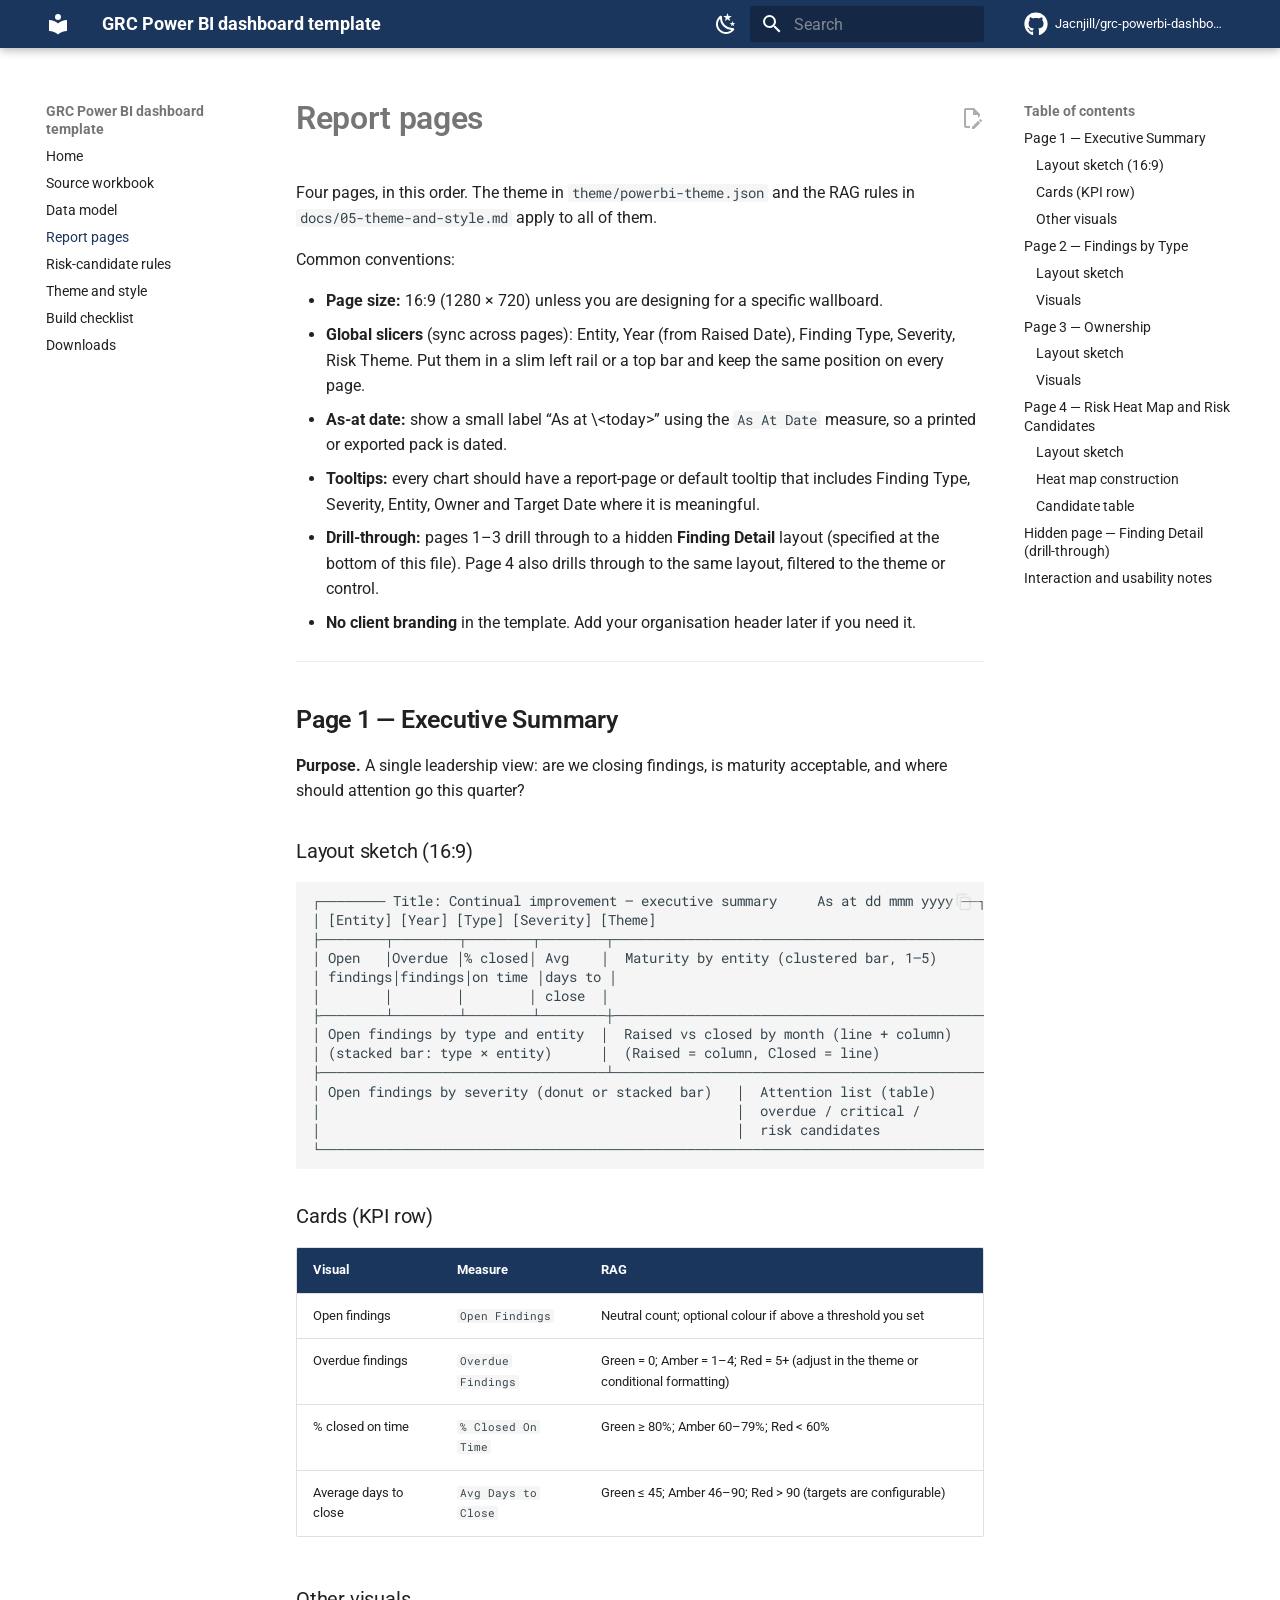
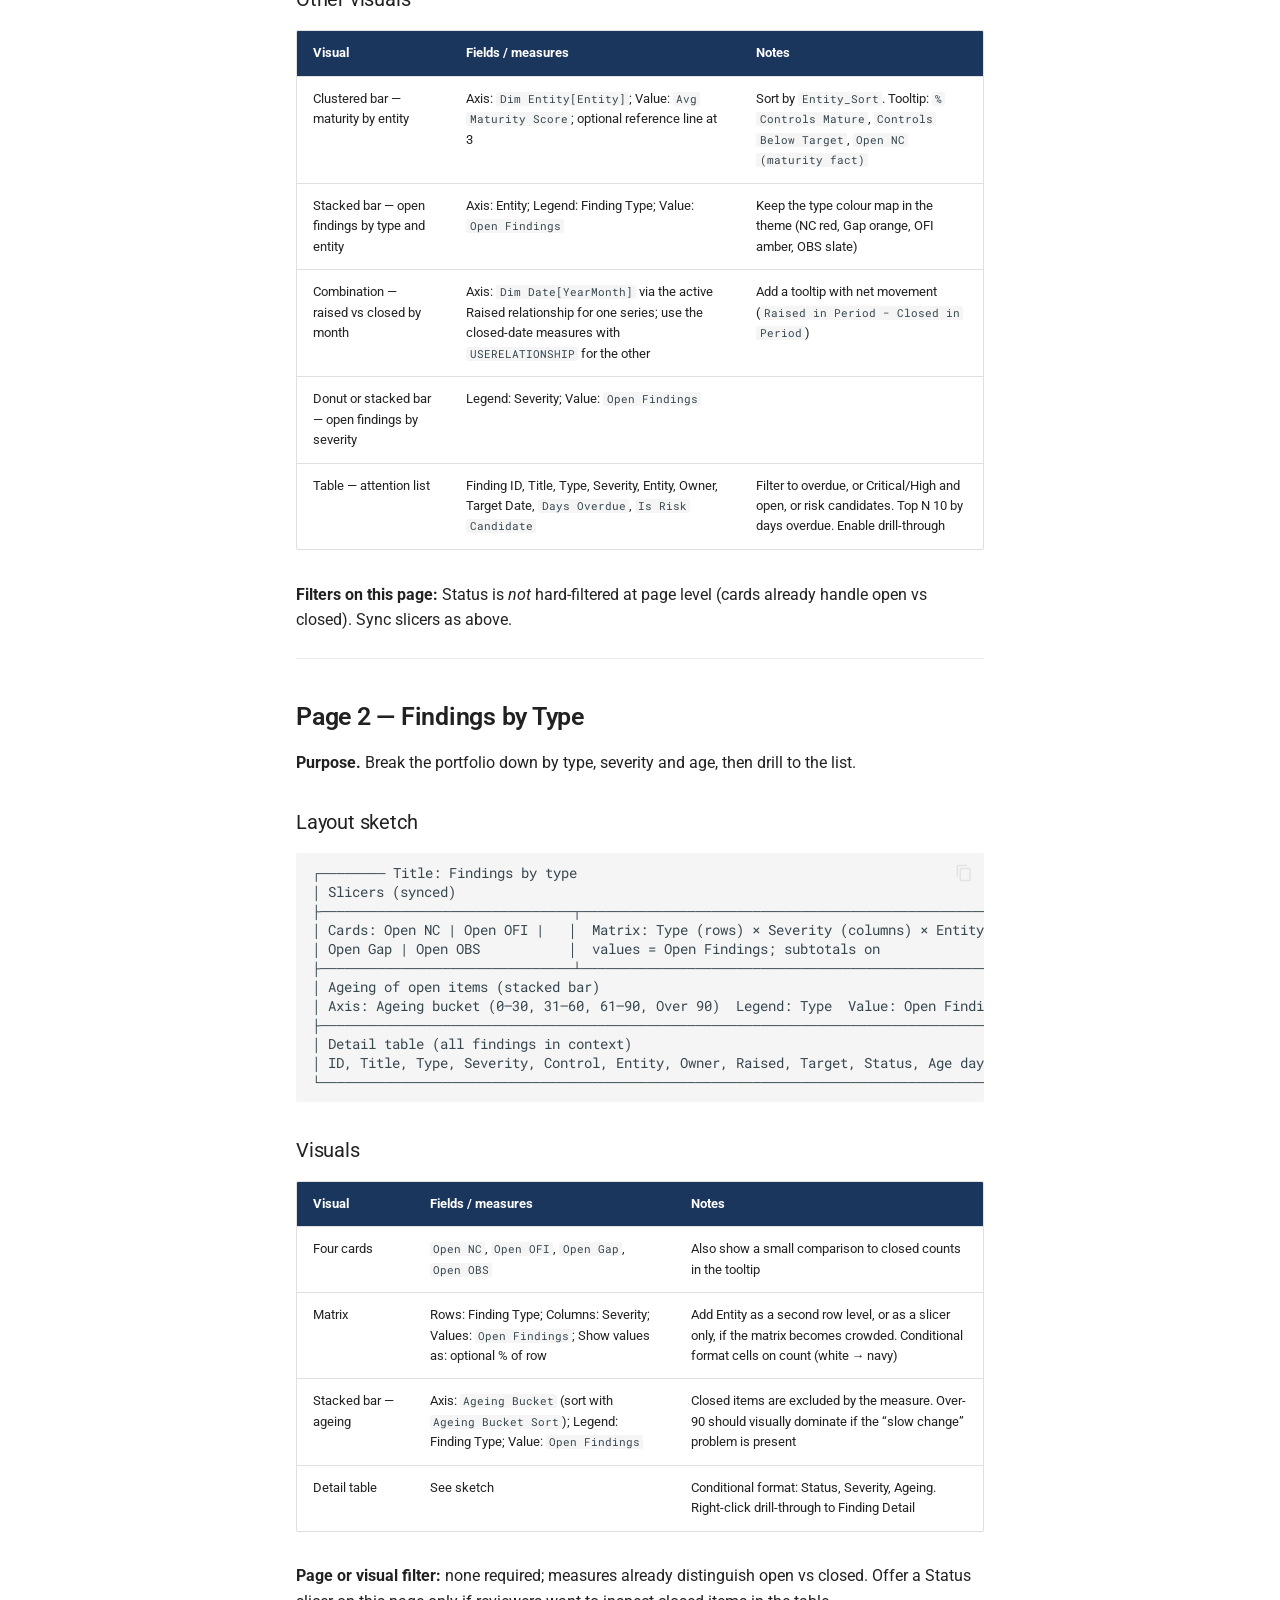
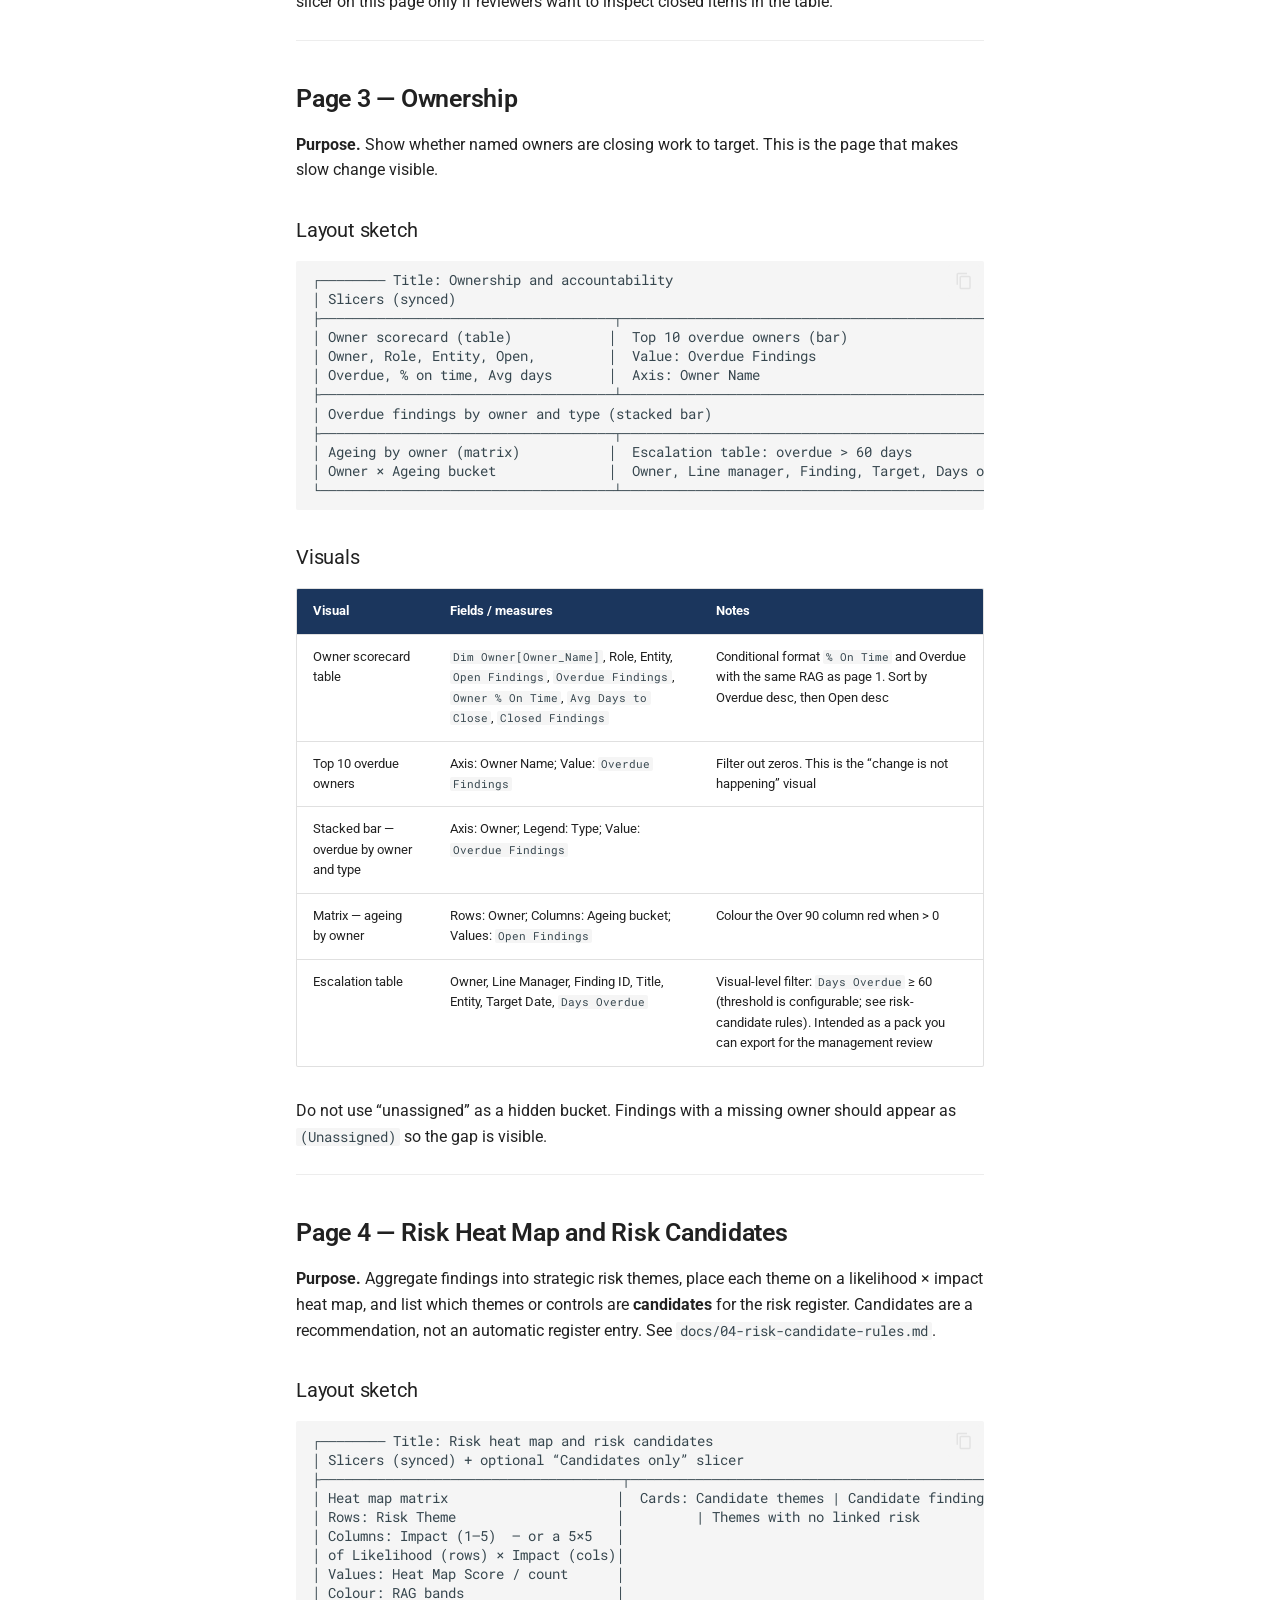
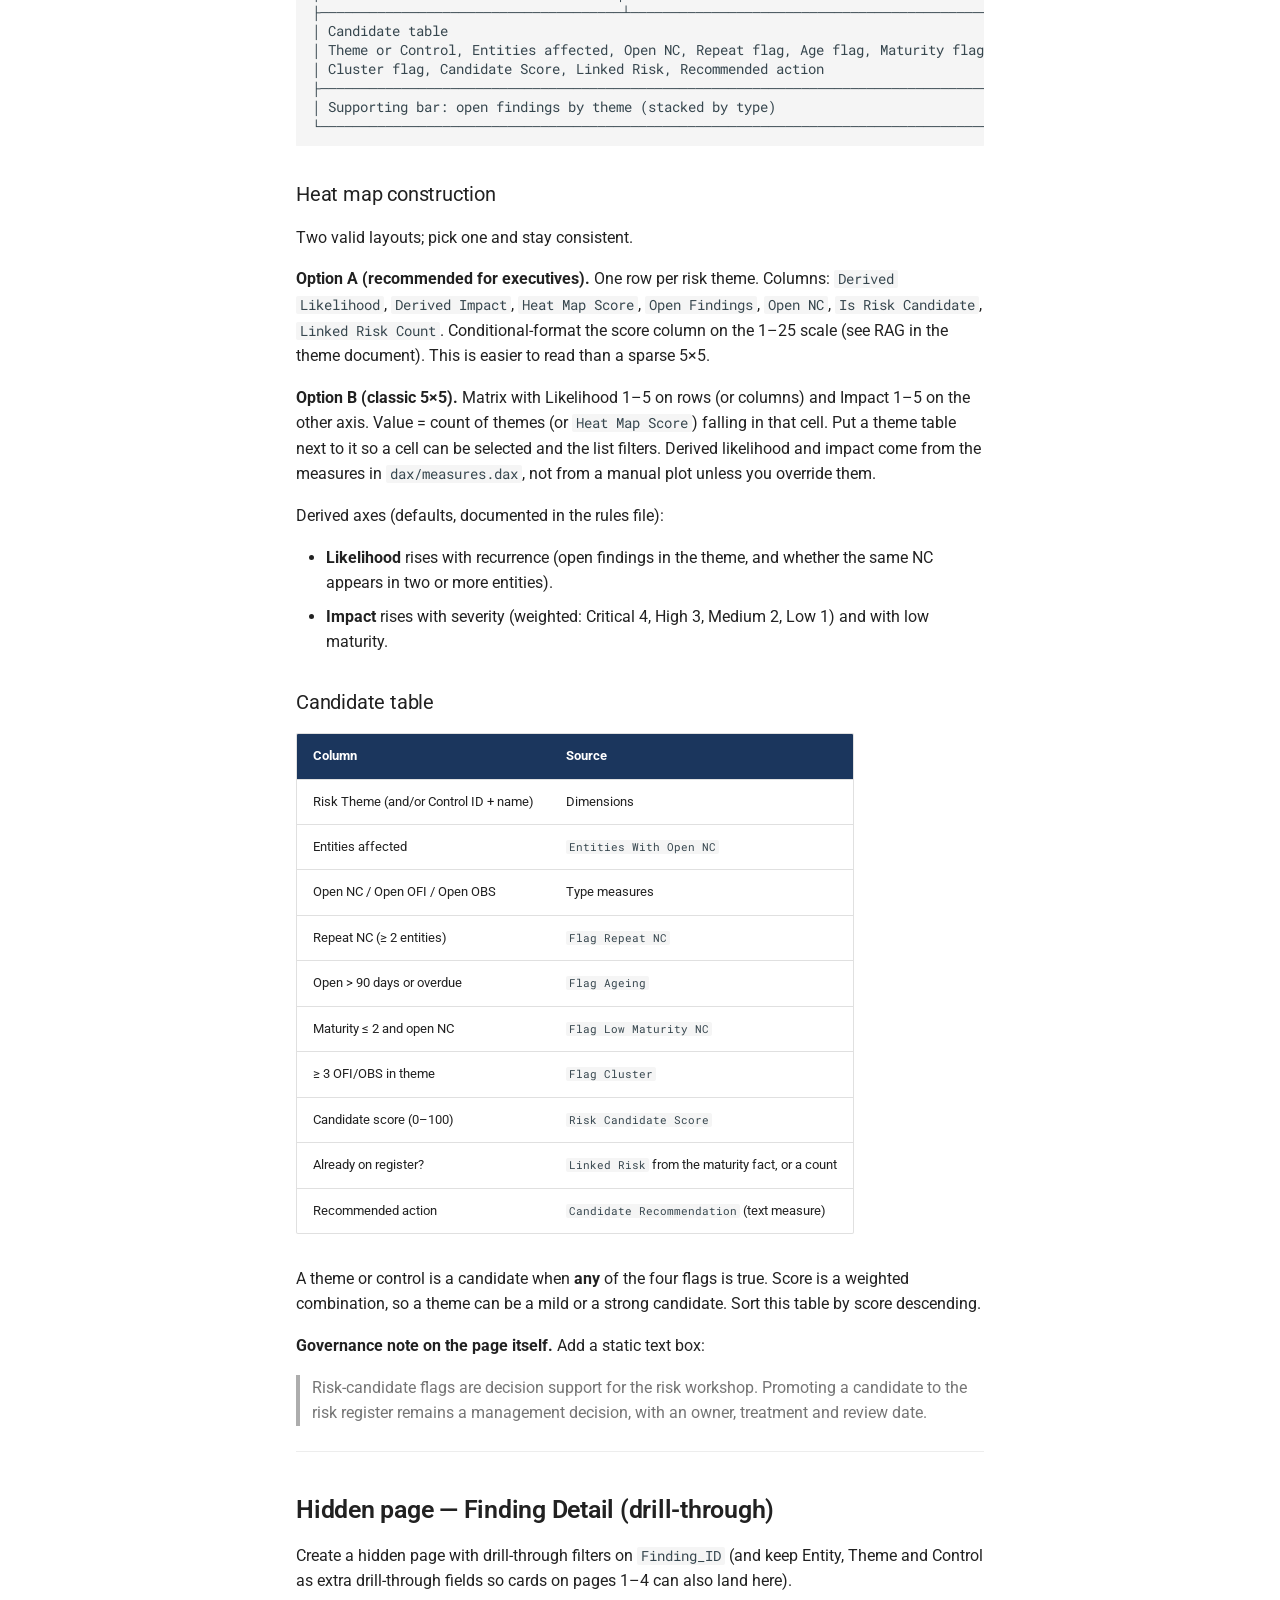
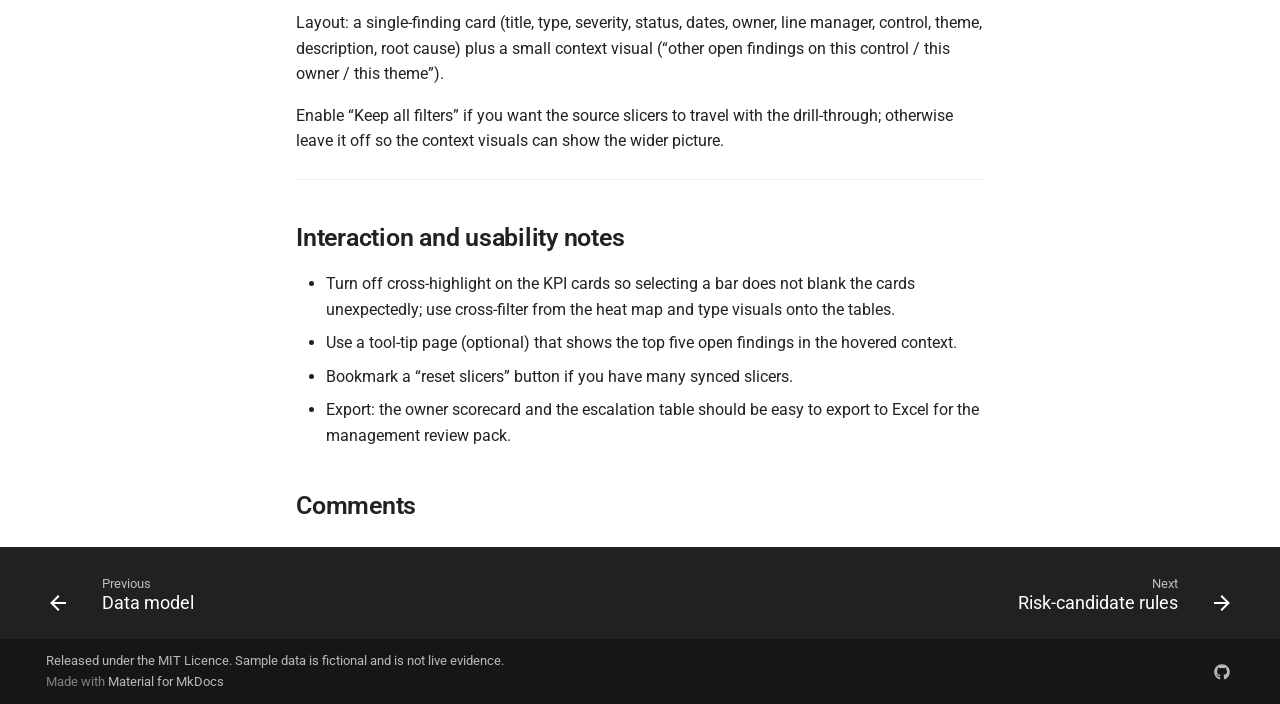
<file: 03-report-pages/index.html>
<!doctype html>
<html lang="en" class="no-js">
  <head>
    
      <meta charset="utf-8">
      <meta name="viewport" content="width=device-width,initial-scale=1">
      
        <meta name="description" content="A reusable Power BI template for an executive ISO 27001 continual improvement and internal audit dashboard.">
      
      
      
        <link rel="canonical" href="https://jacnjill.github.io/grc-powerbi-dashboard-template/03-report-pages/">
      
      
        <link rel="prev" href="../02-data-model/">
      
      
        <link rel="next" href="../04-risk-candidate-rules/">
      
      
        
      
      
      <link rel="icon" href="../assets/images/favicon.png">
      <meta name="generator" content="mkdocs-1.6.1, mkdocs-material-9.8.1">
    
    
      
        <title>Report pages - GRC Power BI dashboard template</title>
      
    
    
      <link rel="stylesheet" href="../assets/stylesheets/main.57a0d79d.min.css">
      
        
        <link rel="stylesheet" href="../assets/stylesheets/palette.fb2fffe2.min.css">
      
      


    
    
      
    
    
      
        
        
        <link rel="preconnect" href="https://fonts.gstatic.com" crossorigin>
        <link rel="stylesheet" href="https://fonts.googleapis.com/css?family=Roboto:300,300i,400,400i,700,700i%7CRoboto+Mono:400,400i,700,700i&display=fallback">
        <style>:root{--md-text-font:"Roboto";--md-code-font:"Roboto Mono"}</style>
      
    
    
      <link rel="stylesheet" href="../stylesheets/extra.css">
    
    <script>__md_scope=new URL("..",location),__md_hash=e=>[...e].reduce(((e,_)=>(e<<5)-e+_.charCodeAt(0)),0),__md_get=(e,_=localStorage,t=__md_scope)=>JSON.parse(_.getItem(t.pathname+"."+e)),__md_set=(e,_,t=localStorage,a=__md_scope)=>{try{t.setItem(a.pathname+"."+e,JSON.stringify(_))}catch(e){}}</script>
    
      

    
    
  </head>
  
  
    
    
      
    
    
    
    
    <body dir="ltr" data-md-color-scheme="default" data-md-color-primary="custom" data-md-color-accent="custom">
  
    
    <input class="md-toggle" data-md-toggle="drawer" type="checkbox" id="__drawer" autocomplete="off">
    <input class="md-toggle" data-md-toggle="search" type="checkbox" id="__search" autocomplete="off">
    <label class="md-overlay" for="__drawer"></label>
    <div data-md-component="skip">
      
        
        <a href="#report-pages" class="md-skip">
          Skip to content
        </a>
      
    </div>
    <div data-md-component="announce">
      
    </div>
    
    
      

  

<header class="md-header md-header--shadow" data-md-component="header">
  <nav class="md-header__inner md-grid" aria-label="Header">
    <a href=".." title="GRC Power BI dashboard template" class="md-header__button md-logo" aria-label="GRC Power BI dashboard template" data-md-component="logo">
      
  
  <svg xmlns="http://www.w3.org/2000/svg" viewBox="0 0 24 24"><path d="M12 8a3 3 0 0 0 3-3 3 3 0 0 0-3-3 3 3 0 0 0-3 3 3 3 0 0 0 3 3m0 3.54C9.64 9.35 6.5 8 3 8v11c3.5 0 6.64 1.35 9 3.54 2.36-2.19 5.5-3.54 9-3.54V8c-3.5 0-6.64 1.35-9 3.54"/></svg>

    </a>
    <label class="md-header__button md-icon" for="__drawer">
      
      <svg xmlns="http://www.w3.org/2000/svg" viewBox="0 0 24 24"><path d="M3 6h18v2H3zm0 5h18v2H3zm0 5h18v2H3z"/></svg>
    </label>
    <div class="md-header__title" data-md-component="header-title">
      <div class="md-header__ellipsis">
        <div class="md-header__topic">
          <span class="md-ellipsis">
            GRC Power BI dashboard template
          </span>
        </div>
        <div class="md-header__topic" data-md-component="header-topic">
          <span class="md-ellipsis">
            
              Report pages
            
          </span>
        </div>
      </div>
    </div>
    
      
        <form class="md-header__option" data-md-component="palette">
  
    
    
    
    <input class="md-option" data-md-color-media="(prefers-color-scheme: light)" data-md-color-scheme="default" data-md-color-primary="custom" data-md-color-accent="custom"  aria-label="Switch to dark mode"  type="radio" name="__palette" id="__palette_0">
    
      <label class="md-header__button md-icon" title="Switch to dark mode" for="__palette_1" hidden>
        <svg xmlns="http://www.w3.org/2000/svg" viewBox="0 0 24 24"><path d="m17.75 4.09-2.53 1.94.91 3.06-2.63-1.81-2.63 1.81.91-3.06-2.53-1.94L12.44 4l1.06-3 1.06 3zm3.5 6.91-1.64 1.25.59 1.98-1.7-1.17-1.7 1.17.59-1.98L15.75 11l2.06-.05L18.5 9l.69 1.95zm-2.28 4.95c.83-.08 1.72 1.1 1.19 1.85-.32.45-.66.87-1.08 1.27C15.17 23 8.84 23 4.94 19.07c-3.91-3.9-3.91-10.24 0-14.14.4-.4.82-.76 1.27-1.08.75-.53 1.93.36 1.85 1.19-.27 2.86.69 5.83 2.89 8.02a9.96 9.96 0 0 0 8.02 2.89m-1.64 2.02a12.08 12.08 0 0 1-7.8-3.47c-2.17-2.19-3.33-5-3.49-7.82-2.81 3.14-2.7 7.96.31 10.98 3.02 3.01 7.84 3.12 10.98.31"/></svg>
      </label>
    
  
    
    
    
    <input class="md-option" data-md-color-media="(prefers-color-scheme: dark)" data-md-color-scheme="slate" data-md-color-primary="custom" data-md-color-accent="custom"  aria-label="Switch to light mode"  type="radio" name="__palette" id="__palette_1">
    
      <label class="md-header__button md-icon" title="Switch to light mode" for="__palette_0" hidden>
        <svg xmlns="http://www.w3.org/2000/svg" viewBox="0 0 24 24"><path d="M12 7a5 5 0 0 1 5 5 5 5 0 0 1-5 5 5 5 0 0 1-5-5 5 5 0 0 1 5-5m0 2a3 3 0 0 0-3 3 3 3 0 0 0 3 3 3 3 0 0 0 3-3 3 3 0 0 0-3-3m0-7 2.39 3.42C13.65 5.15 12.84 5 12 5s-1.65.15-2.39.42zM3.34 7l4.16-.35A7.2 7.2 0 0 0 5.94 8.5c-.44.74-.69 1.5-.83 2.29zm.02 10 1.76-3.77a7.131 7.131 0 0 0 2.38 4.14zM20.65 7l-1.77 3.79a7.02 7.02 0 0 0-2.38-4.15zm-.01 10-4.14.36c.59-.51 1.12-1.14 1.54-1.86.42-.73.69-1.5.83-2.29zM12 22l-2.41-3.44c.74.27 1.55.44 2.41.44.82 0 1.63-.17 2.37-.44z"/></svg>
      </label>
    
  
</form>
      
    
    
      <script>var palette=__md_get("__palette");if(palette&&palette.color){if("(prefers-color-scheme)"===palette.color.media){var media=matchMedia("(prefers-color-scheme: light)"),input=document.querySelector(media.matches?"[data-md-color-media='(prefers-color-scheme: light)']":"[data-md-color-media='(prefers-color-scheme: dark)']");palette.color.media=input.getAttribute("data-md-color-media"),palette.color.scheme=input.getAttribute("data-md-color-scheme"),palette.color.primary=input.getAttribute("data-md-color-primary"),palette.color.accent=input.getAttribute("data-md-color-accent")}for(var[key,value]of Object.entries(palette.color))document.body.setAttribute("data-md-color-"+key,value)}</script>
    
    
    
      
      
        <label class="md-header__button md-icon" for="__search">
          
          <svg xmlns="http://www.w3.org/2000/svg" viewBox="0 0 24 24"><path d="M9.5 3A6.5 6.5 0 0 1 16 9.5c0 1.61-.59 3.09-1.56 4.23l.27.27h.79l5 5-1.5 1.5-5-5v-.79l-.27-.27A6.52 6.52 0 0 1 9.5 16 6.5 6.5 0 0 1 3 9.5 6.5 6.5 0 0 1 9.5 3m0 2C7 5 5 7 5 9.5S7 14 9.5 14 14 12 14 9.5 12 5 9.5 5"/></svg>
        </label>
        <div class="md-search" data-md-component="search" role="dialog">
  <label class="md-search__overlay" for="__search"></label>
  <div class="md-search__inner" role="search">
    <form class="md-search__form" name="search">
      <input type="text" class="md-search__input" name="query" aria-label="Search" placeholder="Search" autocapitalize="off" autocorrect="off" autocomplete="off" spellcheck="false" data-md-component="search-query" required>
      <label class="md-search__icon md-icon" for="__search">
        
        <svg xmlns="http://www.w3.org/2000/svg" viewBox="0 0 24 24"><path d="M9.5 3A6.5 6.5 0 0 1 16 9.5c0 1.61-.59 3.09-1.56 4.23l.27.27h.79l5 5-1.5 1.5-5-5v-.79l-.27-.27A6.52 6.52 0 0 1 9.5 16 6.5 6.5 0 0 1 3 9.5 6.5 6.5 0 0 1 9.5 3m0 2C7 5 5 7 5 9.5S7 14 9.5 14 14 12 14 9.5 12 5 9.5 5"/></svg>
        
        <svg xmlns="http://www.w3.org/2000/svg" viewBox="0 0 24 24"><path d="M20 11v2H8l5.5 5.5-1.42 1.42L4.16 12l7.92-7.92L13.5 5.5 8 11z"/></svg>
      </label>
      <nav class="md-search__options" aria-label="Search">
        
        <button type="reset" class="md-search__icon md-icon" title="Clear" aria-label="Clear" tabindex="-1">
          
          <svg xmlns="http://www.w3.org/2000/svg" viewBox="0 0 24 24"><path d="M19 6.41 17.59 5 12 10.59 6.41 5 5 6.41 10.59 12 5 17.59 6.41 19 12 13.41 17.59 19 19 17.59 13.41 12z"/></svg>
        </button>
      </nav>
      
        <div class="md-search__suggest" data-md-component="search-suggest"></div>
      
    </form>
    <div class="md-search__output">
      <div class="md-search__scrollwrap" tabindex="0" data-md-scrollfix>
        <div class="md-search-result" data-md-component="search-result">
          <div class="md-search-result__meta">
            Initializing search
          </div>
          <ol class="md-search-result__list" role="presentation"></ol>
        </div>
      </div>
    </div>
  </div>
</div>
      
    
    
      <div class="md-header__source">
        <a href="https://github.com/Jacnjill/grc-powerbi-dashboard-template" title="Go to repository" class="md-source" data-md-component="source">
  <div class="md-source__icon md-icon">
    
    <svg xmlns="http://www.w3.org/2000/svg" viewBox="0 0 512 512"><!--! Font Awesome Free 7.1.0 by @fontawesome - https://fontawesome.com License - https://fontawesome.com/license/free (Icons: CC BY 4.0, Fonts: SIL OFL 1.1, Code: MIT License) Copyright 2025 Fonticons, Inc.--><path d="M173.9 397.4c0 2-2.3 3.6-5.2 3.6-3.3.3-5.6-1.3-5.6-3.6 0-2 2.3-3.6 5.2-3.6 3-.3 5.6 1.3 5.6 3.6m-31.1-4.5c-.7 2 1.3 4.3 4.3 4.9 2.6 1 5.6 0 6.2-2s-1.3-4.3-4.3-5.2c-2.6-.7-5.5.3-6.2 2.3m44.2-1.7c-2.9.7-4.9 2.6-4.6 4.9.3 2 2.9 3.3 5.9 2.6 2.9-.7 4.9-2.6 4.6-4.6-.3-1.9-3-3.2-5.9-2.9M252.8 8C114.1 8 8 113.3 8 252c0 110.9 69.8 205.8 169.5 239.2 12.8 2.3 17.3-5.6 17.3-12.1 0-6.2-.3-40.4-.3-61.4 0 0-70 15-84.7-29.8 0 0-11.4-29.1-27.8-36.6 0 0-22.9-15.7 1.6-15.4 0 0 24.9 2 38.6 25.8 21.9 38.6 58.6 27.5 72.9 20.9 2.3-16 8.8-27.1 16-33.7-55.9-6.2-112.3-14.3-112.3-110.5 0-27.5 7.6-41.3 23.6-58.9-2.6-6.5-11.1-33.3 2.6-67.9 20.9-6.5 69 27 69 27 20-5.6 41.5-8.5 62.8-8.5s42.8 2.9 62.8 8.5c0 0 48.1-33.6 69-27 13.7 34.7 5.2 61.4 2.6 67.9 16 17.7 25.8 31.5 25.8 58.9 0 96.5-58.9 104.2-114.8 110.5 9.2 7.9 17 22.9 17 46.4 0 33.7-.3 75.4-.3 83.6 0 6.5 4.6 14.4 17.3 12.1C436.2 457.8 504 362.9 504 252 504 113.3 391.5 8 252.8 8M105.2 352.9c-1.3 1-1 3.3.7 5.2 1.6 1.6 3.9 2.3 5.2 1 1.3-1 1-3.3-.7-5.2-1.6-1.6-3.9-2.3-5.2-1m-10.8-8.1c-.7 1.3.3 2.9 2.3 3.9 1.6 1 3.6.7 4.3-.7.7-1.3-.3-2.9-2.3-3.9-2-.6-3.6-.3-4.3.7m32.4 35.6c-1.6 1.3-1 4.3 1.3 6.2 2.3 2.3 5.2 2.6 6.5 1 1.3-1.3.7-4.3-1.3-6.2-2.2-2.3-5.2-2.6-6.5-1m-11.4-14.7c-1.6 1-1.6 3.6 0 5.9s4.3 3.3 5.6 2.3c1.6-1.3 1.6-3.9 0-6.2-1.4-2.3-4-3.3-5.6-2"/></svg>
  </div>
  <div class="md-source__repository">
    Jacnjill/grc-powerbi-dashboard-template
  </div>
</a>
      </div>
    
  </nav>
  
</header>
    
    <div class="md-container" data-md-component="container">
      
      
        
          
        
      
      <main class="md-main" data-md-component="main">
        <div class="md-main__inner md-grid">
          
            
              
              <div class="md-sidebar md-sidebar--primary" data-md-component="sidebar" data-md-type="navigation" >
                <div class="md-sidebar__scrollwrap">
                  <div class="md-sidebar__inner">
                    



<nav class="md-nav md-nav--primary" aria-label="Navigation" data-md-level="0">
  <label class="md-nav__title" for="__drawer">
    <a href=".." title="GRC Power BI dashboard template" class="md-nav__button md-logo" aria-label="GRC Power BI dashboard template" data-md-component="logo">
      
  
  <svg xmlns="http://www.w3.org/2000/svg" viewBox="0 0 24 24"><path d="M12 8a3 3 0 0 0 3-3 3 3 0 0 0-3-3 3 3 0 0 0-3 3 3 3 0 0 0 3 3m0 3.54C9.64 9.35 6.5 8 3 8v11c3.5 0 6.64 1.35 9 3.54 2.36-2.19 5.5-3.54 9-3.54V8c-3.5 0-6.64 1.35-9 3.54"/></svg>

    </a>
    GRC Power BI dashboard template
  </label>
  
    <div class="md-nav__source">
      <a href="https://github.com/Jacnjill/grc-powerbi-dashboard-template" title="Go to repository" class="md-source" data-md-component="source">
  <div class="md-source__icon md-icon">
    
    <svg xmlns="http://www.w3.org/2000/svg" viewBox="0 0 512 512"><!--! Font Awesome Free 7.1.0 by @fontawesome - https://fontawesome.com License - https://fontawesome.com/license/free (Icons: CC BY 4.0, Fonts: SIL OFL 1.1, Code: MIT License) Copyright 2025 Fonticons, Inc.--><path d="M173.9 397.4c0 2-2.3 3.6-5.2 3.6-3.3.3-5.6-1.3-5.6-3.6 0-2 2.3-3.6 5.2-3.6 3-.3 5.6 1.3 5.6 3.6m-31.1-4.5c-.7 2 1.3 4.3 4.3 4.9 2.6 1 5.6 0 6.2-2s-1.3-4.3-4.3-5.2c-2.6-.7-5.5.3-6.2 2.3m44.2-1.7c-2.9.7-4.9 2.6-4.6 4.9.3 2 2.9 3.3 5.9 2.6 2.9-.7 4.9-2.6 4.6-4.6-.3-1.9-3-3.2-5.9-2.9M252.8 8C114.1 8 8 113.3 8 252c0 110.9 69.8 205.8 169.5 239.2 12.8 2.3 17.3-5.6 17.3-12.1 0-6.2-.3-40.4-.3-61.4 0 0-70 15-84.7-29.8 0 0-11.4-29.1-27.8-36.6 0 0-22.9-15.7 1.6-15.4 0 0 24.9 2 38.6 25.8 21.9 38.6 58.6 27.5 72.9 20.9 2.3-16 8.8-27.1 16-33.7-55.9-6.2-112.3-14.3-112.3-110.5 0-27.5 7.6-41.3 23.6-58.9-2.6-6.5-11.1-33.3 2.6-67.9 20.9-6.5 69 27 69 27 20-5.6 41.5-8.5 62.8-8.5s42.8 2.9 62.8 8.5c0 0 48.1-33.6 69-27 13.7 34.7 5.2 61.4 2.6 67.9 16 17.7 25.8 31.5 25.8 58.9 0 96.5-58.9 104.2-114.8 110.5 9.2 7.9 17 22.9 17 46.4 0 33.7-.3 75.4-.3 83.6 0 6.5 4.6 14.4 17.3 12.1C436.2 457.8 504 362.9 504 252 504 113.3 391.5 8 252.8 8M105.2 352.9c-1.3 1-1 3.3.7 5.2 1.6 1.6 3.9 2.3 5.2 1 1.3-1 1-3.3-.7-5.2-1.6-1.6-3.9-2.3-5.2-1m-10.8-8.1c-.7 1.3.3 2.9 2.3 3.9 1.6 1 3.6.7 4.3-.7.7-1.3-.3-2.9-2.3-3.9-2-.6-3.6-.3-4.3.7m32.4 35.6c-1.6 1.3-1 4.3 1.3 6.2 2.3 2.3 5.2 2.6 6.5 1 1.3-1.3.7-4.3-1.3-6.2-2.2-2.3-5.2-2.6-6.5-1m-11.4-14.7c-1.6 1-1.6 3.6 0 5.9s4.3 3.3 5.6 2.3c1.6-1.3 1.6-3.9 0-6.2-1.4-2.3-4-3.3-5.6-2"/></svg>
  </div>
  <div class="md-source__repository">
    Jacnjill/grc-powerbi-dashboard-template
  </div>
</a>
    </div>
  
  <ul class="md-nav__list" data-md-scrollfix>
    
      
      
  
  
  
  
    <li class="md-nav__item">
      <a href=".." class="md-nav__link">
        
  
  
  <span class="md-ellipsis">
    
  
    Home
  

    
  </span>
  
  

      </a>
    </li>
  

    
      
      
  
  
  
  
    <li class="md-nav__item">
      <a href="../01-source-workbook-spec/" class="md-nav__link">
        
  
  
  <span class="md-ellipsis">
    
  
    Source workbook
  

    
  </span>
  
  

      </a>
    </li>
  

    
      
      
  
  
  
  
    <li class="md-nav__item">
      <a href="../02-data-model/" class="md-nav__link">
        
  
  
  <span class="md-ellipsis">
    
  
    Data model
  

    
  </span>
  
  

      </a>
    </li>
  

    
      
      
  
  
    
  
  
  
    <li class="md-nav__item md-nav__item--active">
      
      <input class="md-nav__toggle md-toggle" type="checkbox" id="__toc">
      
      
        
      
      
        <label class="md-nav__link md-nav__link--active" for="__toc">
          
  
  
  <span class="md-ellipsis">
    
  
    Report pages
  

    
  </span>
  
  

          <span class="md-nav__icon md-icon"></span>
        </label>
      
      <a href="./" class="md-nav__link md-nav__link--active">
        
  
  
  <span class="md-ellipsis">
    
  
    Report pages
  

    
  </span>
  
  

      </a>
      
        

<nav class="md-nav md-nav--secondary" aria-label="Table of contents">
  
  
  
    
  
  
    <label class="md-nav__title" for="__toc">
      <span class="md-nav__icon md-icon"></span>
      Table of contents
    </label>
    <ul class="md-nav__list" data-md-component="toc" data-md-scrollfix>
      
        <li class="md-nav__item">
  <a href="#page-1-executive-summary" class="md-nav__link">
    <span class="md-ellipsis">
      
        Page 1 — Executive Summary
      
    </span>
  </a>
  
    <nav class="md-nav" aria-label="Page 1 — Executive Summary">
      <ul class="md-nav__list">
        
          <li class="md-nav__item">
  <a href="#layout-sketch-169" class="md-nav__link">
    <span class="md-ellipsis">
      
        Layout sketch (16:9)
      
    </span>
  </a>
  
</li>
        
          <li class="md-nav__item">
  <a href="#cards-kpi-row" class="md-nav__link">
    <span class="md-ellipsis">
      
        Cards (KPI row)
      
    </span>
  </a>
  
</li>
        
          <li class="md-nav__item">
  <a href="#other-visuals" class="md-nav__link">
    <span class="md-ellipsis">
      
        Other visuals
      
    </span>
  </a>
  
</li>
        
      </ul>
    </nav>
  
</li>
      
        <li class="md-nav__item">
  <a href="#page-2-findings-by-type" class="md-nav__link">
    <span class="md-ellipsis">
      
        Page 2 — Findings by Type
      
    </span>
  </a>
  
    <nav class="md-nav" aria-label="Page 2 — Findings by Type">
      <ul class="md-nav__list">
        
          <li class="md-nav__item">
  <a href="#layout-sketch" class="md-nav__link">
    <span class="md-ellipsis">
      
        Layout sketch
      
    </span>
  </a>
  
</li>
        
          <li class="md-nav__item">
  <a href="#visuals" class="md-nav__link">
    <span class="md-ellipsis">
      
        Visuals
      
    </span>
  </a>
  
</li>
        
      </ul>
    </nav>
  
</li>
      
        <li class="md-nav__item">
  <a href="#page-3-ownership" class="md-nav__link">
    <span class="md-ellipsis">
      
        Page 3 — Ownership
      
    </span>
  </a>
  
    <nav class="md-nav" aria-label="Page 3 — Ownership">
      <ul class="md-nav__list">
        
          <li class="md-nav__item">
  <a href="#layout-sketch_1" class="md-nav__link">
    <span class="md-ellipsis">
      
        Layout sketch
      
    </span>
  </a>
  
</li>
        
          <li class="md-nav__item">
  <a href="#visuals_1" class="md-nav__link">
    <span class="md-ellipsis">
      
        Visuals
      
    </span>
  </a>
  
</li>
        
      </ul>
    </nav>
  
</li>
      
        <li class="md-nav__item">
  <a href="#page-4-risk-heat-map-and-risk-candidates" class="md-nav__link">
    <span class="md-ellipsis">
      
        Page 4 — Risk Heat Map and Risk Candidates
      
    </span>
  </a>
  
    <nav class="md-nav" aria-label="Page 4 — Risk Heat Map and Risk Candidates">
      <ul class="md-nav__list">
        
          <li class="md-nav__item">
  <a href="#layout-sketch_2" class="md-nav__link">
    <span class="md-ellipsis">
      
        Layout sketch
      
    </span>
  </a>
  
</li>
        
          <li class="md-nav__item">
  <a href="#heat-map-construction" class="md-nav__link">
    <span class="md-ellipsis">
      
        Heat map construction
      
    </span>
  </a>
  
</li>
        
          <li class="md-nav__item">
  <a href="#candidate-table" class="md-nav__link">
    <span class="md-ellipsis">
      
        Candidate table
      
    </span>
  </a>
  
</li>
        
      </ul>
    </nav>
  
</li>
      
        <li class="md-nav__item">
  <a href="#hidden-page-finding-detail-drill-through" class="md-nav__link">
    <span class="md-ellipsis">
      
        Hidden page — Finding Detail (drill-through)
      
    </span>
  </a>
  
</li>
      
        <li class="md-nav__item">
  <a href="#interaction-and-usability-notes" class="md-nav__link">
    <span class="md-ellipsis">
      
        Interaction and usability notes
      
    </span>
  </a>
  
</li>
      
    </ul>
  
</nav>
      
    </li>
  

    
      
      
  
  
  
  
    <li class="md-nav__item">
      <a href="../04-risk-candidate-rules/" class="md-nav__link">
        
  
  
  <span class="md-ellipsis">
    
  
    Risk-candidate rules
  

    
  </span>
  
  

      </a>
    </li>
  

    
      
      
  
  
  
  
    <li class="md-nav__item">
      <a href="../05-theme-and-style/" class="md-nav__link">
        
  
  
  <span class="md-ellipsis">
    
  
    Theme and style
  

    
  </span>
  
  

      </a>
    </li>
  

    
      
      
  
  
  
  
    <li class="md-nav__item">
      <a href="../06-build-checklist/" class="md-nav__link">
        
  
  
  <span class="md-ellipsis">
    
  
    Build checklist
  

    
  </span>
  
  

      </a>
    </li>
  

    
      
      
  
  
  
  
    <li class="md-nav__item">
      <a href="../downloads/" class="md-nav__link">
        
  
  
  <span class="md-ellipsis">
    
  
    Downloads
  

    
  </span>
  
  

      </a>
    </li>
  

    
  </ul>
</nav>
                  </div>
                </div>
              </div>
            
            
              
              <div class="md-sidebar md-sidebar--secondary" data-md-component="sidebar" data-md-type="toc" >
                <div class="md-sidebar__scrollwrap">
                  <div class="md-sidebar__inner">
                    

<nav class="md-nav md-nav--secondary" aria-label="Table of contents">
  
  
  
    
  
  
    <label class="md-nav__title" for="__toc">
      <span class="md-nav__icon md-icon"></span>
      Table of contents
    </label>
    <ul class="md-nav__list" data-md-component="toc" data-md-scrollfix>
      
        <li class="md-nav__item">
  <a href="#page-1-executive-summary" class="md-nav__link">
    <span class="md-ellipsis">
      
        Page 1 — Executive Summary
      
    </span>
  </a>
  
    <nav class="md-nav" aria-label="Page 1 — Executive Summary">
      <ul class="md-nav__list">
        
          <li class="md-nav__item">
  <a href="#layout-sketch-169" class="md-nav__link">
    <span class="md-ellipsis">
      
        Layout sketch (16:9)
      
    </span>
  </a>
  
</li>
        
          <li class="md-nav__item">
  <a href="#cards-kpi-row" class="md-nav__link">
    <span class="md-ellipsis">
      
        Cards (KPI row)
      
    </span>
  </a>
  
</li>
        
          <li class="md-nav__item">
  <a href="#other-visuals" class="md-nav__link">
    <span class="md-ellipsis">
      
        Other visuals
      
    </span>
  </a>
  
</li>
        
      </ul>
    </nav>
  
</li>
      
        <li class="md-nav__item">
  <a href="#page-2-findings-by-type" class="md-nav__link">
    <span class="md-ellipsis">
      
        Page 2 — Findings by Type
      
    </span>
  </a>
  
    <nav class="md-nav" aria-label="Page 2 — Findings by Type">
      <ul class="md-nav__list">
        
          <li class="md-nav__item">
  <a href="#layout-sketch" class="md-nav__link">
    <span class="md-ellipsis">
      
        Layout sketch
      
    </span>
  </a>
  
</li>
        
          <li class="md-nav__item">
  <a href="#visuals" class="md-nav__link">
    <span class="md-ellipsis">
      
        Visuals
      
    </span>
  </a>
  
</li>
        
      </ul>
    </nav>
  
</li>
      
        <li class="md-nav__item">
  <a href="#page-3-ownership" class="md-nav__link">
    <span class="md-ellipsis">
      
        Page 3 — Ownership
      
    </span>
  </a>
  
    <nav class="md-nav" aria-label="Page 3 — Ownership">
      <ul class="md-nav__list">
        
          <li class="md-nav__item">
  <a href="#layout-sketch_1" class="md-nav__link">
    <span class="md-ellipsis">
      
        Layout sketch
      
    </span>
  </a>
  
</li>
        
          <li class="md-nav__item">
  <a href="#visuals_1" class="md-nav__link">
    <span class="md-ellipsis">
      
        Visuals
      
    </span>
  </a>
  
</li>
        
      </ul>
    </nav>
  
</li>
      
        <li class="md-nav__item">
  <a href="#page-4-risk-heat-map-and-risk-candidates" class="md-nav__link">
    <span class="md-ellipsis">
      
        Page 4 — Risk Heat Map and Risk Candidates
      
    </span>
  </a>
  
    <nav class="md-nav" aria-label="Page 4 — Risk Heat Map and Risk Candidates">
      <ul class="md-nav__list">
        
          <li class="md-nav__item">
  <a href="#layout-sketch_2" class="md-nav__link">
    <span class="md-ellipsis">
      
        Layout sketch
      
    </span>
  </a>
  
</li>
        
          <li class="md-nav__item">
  <a href="#heat-map-construction" class="md-nav__link">
    <span class="md-ellipsis">
      
        Heat map construction
      
    </span>
  </a>
  
</li>
        
          <li class="md-nav__item">
  <a href="#candidate-table" class="md-nav__link">
    <span class="md-ellipsis">
      
        Candidate table
      
    </span>
  </a>
  
</li>
        
      </ul>
    </nav>
  
</li>
      
        <li class="md-nav__item">
  <a href="#hidden-page-finding-detail-drill-through" class="md-nav__link">
    <span class="md-ellipsis">
      
        Hidden page — Finding Detail (drill-through)
      
    </span>
  </a>
  
</li>
      
        <li class="md-nav__item">
  <a href="#interaction-and-usability-notes" class="md-nav__link">
    <span class="md-ellipsis">
      
        Interaction and usability notes
      
    </span>
  </a>
  
</li>
      
    </ul>
  
</nav>
                  </div>
                </div>
              </div>
            
          
          
            <div class="md-content" data-md-component="content">
              
              <article class="md-content__inner md-typeset">
                
                  


  
    <a href="https://github.com/Jacnjill/grc-powerbi-dashboard-template/edit/main/docs/03-report-pages.md" title="Edit this page" class="md-content__button md-icon" rel="edit">
      
      <svg xmlns="http://www.w3.org/2000/svg" viewBox="0 0 24 24"><path d="M10 20H6V4h7v5h5v3.1l2-2V8l-6-6H6c-1.1 0-2 .9-2 2v16c0 1.1.9 2 2 2h4zm10.2-7c.1 0 .3.1.4.2l1.3 1.3c.2.2.2.6 0 .8l-1 1-2.1-2.1 1-1c.1-.1.2-.2.4-.2m0 3.9L14.1 23H12v-2.1l6.1-6.1z"/></svg>
    </a>
  
  


<h1 id="report-pages">Report pages<a class="headerlink" href="#report-pages" title="Permanent link">&para;</a></h1>
<p>Four pages, in this order. The theme in <code>theme/powerbi-theme.json</code> and the RAG rules in <code>docs/05-theme-and-style.md</code> apply to all of them.</p>
<p>Common conventions:</p>
<ul>
<li><strong>Page size:</strong> 16:9 (1280 × 720) unless you are designing for a specific wallboard.</li>
<li><strong>Global slicers</strong> (sync across pages): Entity, Year (from Raised Date), Finding Type, Severity, Risk Theme. Put them in a slim left rail or a top bar and keep the same position on every page.</li>
<li><strong>As-at date:</strong> show a small label “As at \&lt;today&gt;” using the <code>As At Date</code> measure, so a printed or exported pack is dated.</li>
<li><strong>Tooltips:</strong> every chart should have a report-page or default tooltip that includes Finding Type, Severity, Entity, Owner and Target Date where it is meaningful.</li>
<li><strong>Drill-through:</strong> pages 1–3 drill through to a hidden <strong>Finding Detail</strong> layout (specified at the bottom of this file). Page 4 also drills through to the same layout, filtered to the theme or control.</li>
<li><strong>No client branding</strong> in the template. Add your organisation header later if you need it.</li>
</ul>
<hr />
<h2 id="page-1-executive-summary">Page 1 — Executive Summary<a class="headerlink" href="#page-1-executive-summary" title="Permanent link">&para;</a></h2>
<p><strong>Purpose.</strong> A single leadership view: are we closing findings, is maturity acceptable, and where should attention go this quarter?</p>
<h3 id="layout-sketch-169">Layout sketch (16:9)<a class="headerlink" href="#layout-sketch-169" title="Permanent link">&para;</a></h3>
<div class="highlight"><pre><span></span><code><a id="__codelineno-0-1" name="__codelineno-0-1" href="#__codelineno-0-1"></a>┌──────── Title: Continual improvement — executive summary     As at dd mmm yyyy ──┐
<a id="__codelineno-0-2" name="__codelineno-0-2" href="#__codelineno-0-2"></a>│ [Entity] [Year] [Type] [Severity] [Theme]                                         │
<a id="__codelineno-0-3" name="__codelineno-0-3" href="#__codelineno-0-3"></a>├────────┬────────┬────────┬────────┬───────────────────────────────────────────────┤
<a id="__codelineno-0-4" name="__codelineno-0-4" href="#__codelineno-0-4"></a>│ Open   │Overdue │% closed│ Avg    │  Maturity by entity (clustered bar, 1–5)      │
<a id="__codelineno-0-5" name="__codelineno-0-5" href="#__codelineno-0-5"></a>│ findings│findings│on time │days to │                                               │
<a id="__codelineno-0-6" name="__codelineno-0-6" href="#__codelineno-0-6"></a>│        │        │        │ close  │                                               │
<a id="__codelineno-0-7" name="__codelineno-0-7" href="#__codelineno-0-7"></a>├────────┴────────┴────────┴────────┼───────────────────────────────────────────────┤
<a id="__codelineno-0-8" name="__codelineno-0-8" href="#__codelineno-0-8"></a>│ Open findings by type and entity  │  Raised vs closed by month (line + column)    │
<a id="__codelineno-0-9" name="__codelineno-0-9" href="#__codelineno-0-9"></a>│ (stacked bar: type × entity)      │  (Raised = column, Closed = line)             │
<a id="__codelineno-0-10" name="__codelineno-0-10" href="#__codelineno-0-10"></a>├───────────────────────────────────┴───────────────────────────────────────────────┤
<a id="__codelineno-0-11" name="__codelineno-0-11" href="#__codelineno-0-11"></a>│ Open findings by severity (donut or stacked bar)   │  Attention list (table)      │
<a id="__codelineno-0-12" name="__codelineno-0-12" href="#__codelineno-0-12"></a>│                                                    │  overdue / critical /        │
<a id="__codelineno-0-13" name="__codelineno-0-13" href="#__codelineno-0-13"></a>│                                                    │  risk candidates             │
<a id="__codelineno-0-14" name="__codelineno-0-14" href="#__codelineno-0-14"></a>└───────────────────────────────────────────────────────────────────────────────────┘
</code></pre></div>
<h3 id="cards-kpi-row">Cards (KPI row)<a class="headerlink" href="#cards-kpi-row" title="Permanent link">&para;</a></h3>
<table>
<thead>
<tr>
<th>Visual</th>
<th>Measure</th>
<th>RAG</th>
</tr>
</thead>
<tbody>
<tr>
<td>Open findings</td>
<td><code>Open Findings</code></td>
<td>Neutral count; optional colour if above a threshold you set</td>
</tr>
<tr>
<td>Overdue findings</td>
<td><code>Overdue Findings</code></td>
<td>Green = 0; Amber = 1–4; Red = 5+ (adjust in the theme or conditional formatting)</td>
</tr>
<tr>
<td>% closed on time</td>
<td><code>% Closed On Time</code></td>
<td>Green ≥ 80%; Amber 60–79%; Red &lt; 60%</td>
</tr>
<tr>
<td>Average days to close</td>
<td><code>Avg Days to Close</code></td>
<td>Green ≤ 45; Amber 46–90; Red &gt; 90 (targets are configurable)</td>
</tr>
</tbody>
</table>
<h3 id="other-visuals">Other visuals<a class="headerlink" href="#other-visuals" title="Permanent link">&para;</a></h3>
<table>
<thead>
<tr>
<th>Visual</th>
<th>Fields / measures</th>
<th>Notes</th>
</tr>
</thead>
<tbody>
<tr>
<td>Clustered bar — maturity by entity</td>
<td>Axis: <code>Dim Entity[Entity]</code>; Value: <code>Avg Maturity Score</code>; optional reference line at 3</td>
<td>Sort by <code>Entity_Sort</code>. Tooltip: <code>% Controls Mature</code>, <code>Controls Below Target</code>, <code>Open NC (maturity fact)</code></td>
</tr>
<tr>
<td>Stacked bar — open findings by type and entity</td>
<td>Axis: Entity; Legend: Finding Type; Value: <code>Open Findings</code></td>
<td>Keep the type colour map in the theme (NC red, Gap orange, OFI amber, OBS slate)</td>
</tr>
<tr>
<td>Combination — raised vs closed by month</td>
<td>Axis: <code>Dim Date[YearMonth]</code> via the active Raised relationship for one series; use the closed-date measures with <code>USERELATIONSHIP</code> for the other</td>
<td>Add a tooltip with net movement (<code>Raised in Period − Closed in Period</code>)</td>
</tr>
<tr>
<td>Donut or stacked bar — open findings by severity</td>
<td>Legend: Severity; Value: <code>Open Findings</code></td>
<td></td>
</tr>
<tr>
<td>Table — attention list</td>
<td>Finding ID, Title, Type, Severity, Entity, Owner, Target Date, <code>Days Overdue</code>, <code>Is Risk Candidate</code></td>
<td>Filter to overdue, or Critical/High and open, or risk candidates. Top N 10 by days overdue. Enable drill-through</td>
</tr>
</tbody>
</table>
<p><strong>Filters on this page:</strong> Status is <em>not</em> hard-filtered at page level (cards already handle open vs closed). Sync slicers as above.</p>
<hr />
<h2 id="page-2-findings-by-type">Page 2 — Findings by Type<a class="headerlink" href="#page-2-findings-by-type" title="Permanent link">&para;</a></h2>
<p><strong>Purpose.</strong> Break the portfolio down by type, severity and age, then drill to the list.</p>
<h3 id="layout-sketch">Layout sketch<a class="headerlink" href="#layout-sketch" title="Permanent link">&para;</a></h3>
<div class="highlight"><pre><span></span><code><a id="__codelineno-1-1" name="__codelineno-1-1" href="#__codelineno-1-1"></a>┌──────── Title: Findings by type                                                      ┐
<a id="__codelineno-1-2" name="__codelineno-1-2" href="#__codelineno-1-2"></a>│ Slicers (synced)                                                                      │
<a id="__codelineno-1-3" name="__codelineno-1-3" href="#__codelineno-1-3"></a>├───────────────────────────────┬───────────────────────────────────────────────────────┤
<a id="__codelineno-1-4" name="__codelineno-1-4" href="#__codelineno-1-4"></a>│ Cards: Open NC | Open OFI |   │  Matrix: Type (rows) × Severity (columns) × Entity    │
<a id="__codelineno-1-5" name="__codelineno-1-5" href="#__codelineno-1-5"></a>│ Open Gap | Open OBS           │  values = Open Findings; subtotals on                 │
<a id="__codelineno-1-6" name="__codelineno-1-6" href="#__codelineno-1-6"></a>├───────────────────────────────┴───────────────────────────────────────────────────────┤
<a id="__codelineno-1-7" name="__codelineno-1-7" href="#__codelineno-1-7"></a>│ Ageing of open items (stacked bar)                                                    │
<a id="__codelineno-1-8" name="__codelineno-1-8" href="#__codelineno-1-8"></a>│ Axis: Ageing bucket (0–30, 31–60, 61–90, Over 90)  Legend: Type  Value: Open Findings │
<a id="__codelineno-1-9" name="__codelineno-1-9" href="#__codelineno-1-9"></a>├───────────────────────────────────────────────────────────────────────────────────────┤
<a id="__codelineno-1-10" name="__codelineno-1-10" href="#__codelineno-1-10"></a>│ Detail table (all findings in context)                                                │
<a id="__codelineno-1-11" name="__codelineno-1-11" href="#__codelineno-1-11"></a>│ ID, Title, Type, Severity, Control, Entity, Owner, Raised, Target, Status, Age days   │
<a id="__codelineno-1-12" name="__codelineno-1-12" href="#__codelineno-1-12"></a>└───────────────────────────────────────────────────────────────────────────────────────┘
</code></pre></div>
<h3 id="visuals">Visuals<a class="headerlink" href="#visuals" title="Permanent link">&para;</a></h3>
<table>
<thead>
<tr>
<th>Visual</th>
<th>Fields / measures</th>
<th>Notes</th>
</tr>
</thead>
<tbody>
<tr>
<td>Four cards</td>
<td><code>Open NC</code>, <code>Open OFI</code>, <code>Open Gap</code>, <code>Open OBS</code></td>
<td>Also show a small comparison to closed counts in the tooltip</td>
</tr>
<tr>
<td>Matrix</td>
<td>Rows: Finding Type; Columns: Severity; Values: <code>Open Findings</code>; Show values as: optional % of row</td>
<td>Add Entity as a second row level, or as a slicer only, if the matrix becomes crowded. Conditional format cells on count (white → navy)</td>
</tr>
<tr>
<td>Stacked bar — ageing</td>
<td>Axis: <code>Ageing Bucket</code> (sort with <code>Ageing Bucket Sort</code>); Legend: Finding Type; Value: <code>Open Findings</code></td>
<td>Closed items are excluded by the measure. Over-90 should visually dominate if the “slow change” problem is present</td>
</tr>
<tr>
<td>Detail table</td>
<td>See sketch</td>
<td>Conditional format: Status, Severity, Ageing. Right-click drill-through to Finding Detail</td>
</tr>
</tbody>
</table>
<p><strong>Page or visual filter:</strong> none required; measures already distinguish open vs closed. Offer a Status slicer on this page only if reviewers want to inspect closed items in the table.</p>
<hr />
<h2 id="page-3-ownership">Page 3 — Ownership<a class="headerlink" href="#page-3-ownership" title="Permanent link">&para;</a></h2>
<p><strong>Purpose.</strong> Show whether named owners are closing work to target. This is the page that makes slow change visible.</p>
<h3 id="layout-sketch_1">Layout sketch<a class="headerlink" href="#layout-sketch_1" title="Permanent link">&para;</a></h3>
<div class="highlight"><pre><span></span><code><a id="__codelineno-2-1" name="__codelineno-2-1" href="#__codelineno-2-1"></a>┌──────── Title: Ownership and accountability                                          ┐
<a id="__codelineno-2-2" name="__codelineno-2-2" href="#__codelineno-2-2"></a>│ Slicers (synced)                                                                      │
<a id="__codelineno-2-3" name="__codelineno-2-3" href="#__codelineno-2-3"></a>├────────────────────────────────────┬──────────────────────────────────────────────────┤
<a id="__codelineno-2-4" name="__codelineno-2-4" href="#__codelineno-2-4"></a>│ Owner scorecard (table)            │  Top 10 overdue owners (bar)                     │
<a id="__codelineno-2-5" name="__codelineno-2-5" href="#__codelineno-2-5"></a>│ Owner, Role, Entity, Open,         │  Value: Overdue Findings                         │
<a id="__codelineno-2-6" name="__codelineno-2-6" href="#__codelineno-2-6"></a>│ Overdue, % on time, Avg days       │  Axis: Owner Name                                │
<a id="__codelineno-2-7" name="__codelineno-2-7" href="#__codelineno-2-7"></a>├────────────────────────────────────┴──────────────────────────────────────────────────┤
<a id="__codelineno-2-8" name="__codelineno-2-8" href="#__codelineno-2-8"></a>│ Overdue findings by owner and type (stacked bar)                                      │
<a id="__codelineno-2-9" name="__codelineno-2-9" href="#__codelineno-2-9"></a>├────────────────────────────────────┬──────────────────────────────────────────────────┤
<a id="__codelineno-2-10" name="__codelineno-2-10" href="#__codelineno-2-10"></a>│ Ageing by owner (matrix)           │  Escalation table: overdue &gt; 60 days             │
<a id="__codelineno-2-11" name="__codelineno-2-11" href="#__codelineno-2-11"></a>│ Owner × Ageing bucket              │  Owner, Line manager, Finding, Target, Days over │
<a id="__codelineno-2-12" name="__codelineno-2-12" href="#__codelineno-2-12"></a>└────────────────────────────────────┴──────────────────────────────────────────────────┘
</code></pre></div>
<h3 id="visuals_1">Visuals<a class="headerlink" href="#visuals_1" title="Permanent link">&para;</a></h3>
<table>
<thead>
<tr>
<th>Visual</th>
<th>Fields / measures</th>
<th>Notes</th>
</tr>
</thead>
<tbody>
<tr>
<td>Owner scorecard table</td>
<td><code>Dim Owner[Owner_Name]</code>, Role, Entity, <code>Open Findings</code>, <code>Overdue Findings</code>, <code>Owner % On Time</code>, <code>Avg Days to Close</code>, <code>Closed Findings</code></td>
<td>Conditional format <code>% On Time</code> and Overdue with the same RAG as page 1. Sort by Overdue desc, then Open desc</td>
</tr>
<tr>
<td>Top 10 overdue owners</td>
<td>Axis: Owner Name; Value: <code>Overdue Findings</code></td>
<td>Filter out zeros. This is the “change is not happening” visual</td>
</tr>
<tr>
<td>Stacked bar — overdue by owner and type</td>
<td>Axis: Owner; Legend: Type; Value: <code>Overdue Findings</code></td>
<td></td>
</tr>
<tr>
<td>Matrix — ageing by owner</td>
<td>Rows: Owner; Columns: Ageing bucket; Values: <code>Open Findings</code></td>
<td>Colour the Over 90 column red when &gt; 0</td>
</tr>
<tr>
<td>Escalation table</td>
<td>Owner, Line Manager, Finding ID, Title, Entity, Target Date, <code>Days Overdue</code></td>
<td>Visual-level filter: <code>Days Overdue</code> ≥ 60 (threshold is configurable; see risk-candidate rules). Intended as a pack you can export for the management review</td>
</tr>
</tbody>
</table>
<p>Do not use “unassigned” as a hidden bucket. Findings with a missing owner should appear as <code>(Unassigned)</code> so the gap is visible.</p>
<hr />
<h2 id="page-4-risk-heat-map-and-risk-candidates">Page 4 — Risk Heat Map and Risk Candidates<a class="headerlink" href="#page-4-risk-heat-map-and-risk-candidates" title="Permanent link">&para;</a></h2>
<p><strong>Purpose.</strong> Aggregate findings into strategic risk themes, place each theme on a likelihood × impact heat map, and list which themes or controls are <strong>candidates</strong> for the risk register. Candidates are a recommendation, not an automatic register entry. See <code>docs/04-risk-candidate-rules.md</code>.</p>
<h3 id="layout-sketch_2">Layout sketch<a class="headerlink" href="#layout-sketch_2" title="Permanent link">&para;</a></h3>
<div class="highlight"><pre><span></span><code><a id="__codelineno-3-1" name="__codelineno-3-1" href="#__codelineno-3-1"></a>┌──────── Title: Risk heat map and risk candidates                                     ┐
<a id="__codelineno-3-2" name="__codelineno-3-2" href="#__codelineno-3-2"></a>│ Slicers (synced) + optional “Candidates only” slicer                                  │
<a id="__codelineno-3-3" name="__codelineno-3-3" href="#__codelineno-3-3"></a>├─────────────────────────────────────┬─────────────────────────────────────────────────┤
<a id="__codelineno-3-4" name="__codelineno-3-4" href="#__codelineno-3-4"></a>│ Heat map matrix                     │  Cards: Candidate themes | Candidate findings   │
<a id="__codelineno-3-5" name="__codelineno-3-5" href="#__codelineno-3-5"></a>│ Rows: Risk Theme                    │         | Themes with no linked risk            │
<a id="__codelineno-3-6" name="__codelineno-3-6" href="#__codelineno-3-6"></a>│ Columns: Impact (1–5)  — or a 5×5   │                                                 │
<a id="__codelineno-3-7" name="__codelineno-3-7" href="#__codelineno-3-7"></a>│ of Likelihood (rows) × Impact (cols)│                                                 │
<a id="__codelineno-3-8" name="__codelineno-3-8" href="#__codelineno-3-8"></a>│ Values: Heat Map Score / count      │                                                 │
<a id="__codelineno-3-9" name="__codelineno-3-9" href="#__codelineno-3-9"></a>│ Colour: RAG bands                   │                                                 │
<a id="__codelineno-3-10" name="__codelineno-3-10" href="#__codelineno-3-10"></a>├─────────────────────────────────────┴─────────────────────────────────────────────────┤
<a id="__codelineno-3-11" name="__codelineno-3-11" href="#__codelineno-3-11"></a>│ Candidate table                                                                       │
<a id="__codelineno-3-12" name="__codelineno-3-12" href="#__codelineno-3-12"></a>│ Theme or Control, Entities affected, Open NC, Repeat flag, Age flag, Maturity flag,   │
<a id="__codelineno-3-13" name="__codelineno-3-13" href="#__codelineno-3-13"></a>│ Cluster flag, Candidate Score, Linked Risk, Recommended action                        │
<a id="__codelineno-3-14" name="__codelineno-3-14" href="#__codelineno-3-14"></a>├───────────────────────────────────────────────────────────────────────────────────────┤
<a id="__codelineno-3-15" name="__codelineno-3-15" href="#__codelineno-3-15"></a>│ Supporting bar: open findings by theme (stacked by type)                              │
<a id="__codelineno-3-16" name="__codelineno-3-16" href="#__codelineno-3-16"></a>└───────────────────────────────────────────────────────────────────────────────────────┘
</code></pre></div>
<h3 id="heat-map-construction">Heat map construction<a class="headerlink" href="#heat-map-construction" title="Permanent link">&para;</a></h3>
<p>Two valid layouts; pick one and stay consistent.</p>
<p><strong>Option A (recommended for executives).</strong> One row per risk theme. Columns: <code>Derived Likelihood</code>, <code>Derived Impact</code>, <code>Heat Map Score</code>, <code>Open Findings</code>, <code>Open NC</code>, <code>Is Risk Candidate</code>, <code>Linked Risk Count</code>. Conditional-format the score column on the 1–25 scale (see RAG in the theme document). This is easier to read than a sparse 5×5.</p>
<p><strong>Option B (classic 5×5).</strong> Matrix with Likelihood 1–5 on rows (or columns) and Impact 1–5 on the other axis. Value = count of themes (or <code>Heat Map Score</code>) falling in that cell. Put a theme table next to it so a cell can be selected and the list filters. Derived likelihood and impact come from the measures in <code>dax/measures.dax</code>, not from a manual plot unless you override them.</p>
<p>Derived axes (defaults, documented in the rules file):</p>
<ul>
<li><strong>Likelihood</strong> rises with recurrence (open findings in the theme, and whether the same NC appears in two or more entities).</li>
<li><strong>Impact</strong> rises with severity (weighted: Critical 4, High 3, Medium 2, Low 1) and with low maturity.</li>
</ul>
<h3 id="candidate-table">Candidate table<a class="headerlink" href="#candidate-table" title="Permanent link">&para;</a></h3>
<table>
<thead>
<tr>
<th>Column</th>
<th>Source</th>
</tr>
</thead>
<tbody>
<tr>
<td>Risk Theme (and/or Control ID + name)</td>
<td>Dimensions</td>
</tr>
<tr>
<td>Entities affected</td>
<td><code>Entities With Open NC</code></td>
</tr>
<tr>
<td>Open NC / Open OFI / Open OBS</td>
<td>Type measures</td>
</tr>
<tr>
<td>Repeat NC (≥ 2 entities)</td>
<td><code>Flag Repeat NC</code></td>
</tr>
<tr>
<td>Open &gt; 90 days or overdue</td>
<td><code>Flag Ageing</code></td>
</tr>
<tr>
<td>Maturity ≤ 2 and open NC</td>
<td><code>Flag Low Maturity NC</code></td>
</tr>
<tr>
<td>≥ 3 OFI/OBS in theme</td>
<td><code>Flag Cluster</code></td>
</tr>
<tr>
<td>Candidate score (0–100)</td>
<td><code>Risk Candidate Score</code></td>
</tr>
<tr>
<td>Already on register?</td>
<td><code>Linked Risk</code> from the maturity fact, or a count</td>
</tr>
<tr>
<td>Recommended action</td>
<td><code>Candidate Recommendation</code> (text measure)</td>
</tr>
</tbody>
</table>
<p>A theme or control is a candidate when <strong>any</strong> of the four flags is true. Score is a weighted combination, so a theme can be a mild or a strong candidate. Sort this table by score descending.</p>
<p><strong>Governance note on the page itself.</strong> Add a static text box:</p>
<blockquote>
<p>Risk-candidate flags are decision support for the risk workshop. Promoting a candidate to the risk register remains a management decision, with an owner, treatment and review date.</p>
</blockquote>
<hr />
<h2 id="hidden-page-finding-detail-drill-through">Hidden page — Finding Detail (drill-through)<a class="headerlink" href="#hidden-page-finding-detail-drill-through" title="Permanent link">&para;</a></h2>
<p>Create a hidden page with drill-through filters on <code>Finding_ID</code> (and keep Entity, Theme and Control as extra drill-through fields so cards on pages 1–4 can also land here).</p>
<p>Layout: a single-finding card (title, type, severity, status, dates, owner, line manager, control, theme, description, root cause) plus a small context visual (“other open findings on this control / this owner / this theme”).</p>
<p>Enable “Keep all filters” if you want the source slicers to travel with the drill-through; otherwise leave it off so the context visuals can show the wider picture.</p>
<hr />
<h2 id="interaction-and-usability-notes">Interaction and usability notes<a class="headerlink" href="#interaction-and-usability-notes" title="Permanent link">&para;</a></h2>
<ul>
<li>Turn off cross-highlight on the KPI cards so selecting a bar does not blank the cards unexpectedly; use cross-filter from the heat map and type visuals onto the tables.</li>
<li>Use a tool-tip page (optional) that shows the top five open findings in the hovered context.</li>
<li>Bookmark a “reset slicers” button if you have many synced slicers.</li>
<li>Export: the owner scorecard and the escalation table should be easy to export to Excel for the management review pack.</li>
</ul>







  
  






  <h2 id="__comments">Comments</h2>
  <!-- Comments use giscus (GitHub Discussions). The giscus GitHub App must be
       installed on this repository: https://github.com/apps/giscus
       The Comments category could not be created via API; this site uses the
       default Announcements category (announcement format, which giscus recommends). -->
  <script src="https://giscus.app/client.js"
          data-repo="Jacnjill/grc-powerbi-dashboard-template"
          data-repo-id="R_kgDOVqxk-Q"
          data-category="Announcements"
          data-category-id="DIC_kwDOVqxk-c4DK5T4"
          data-mapping="pathname"
          data-strict="0"
          data-reactions-enabled="1"
          data-emit-metadata="0"
          data-input-position="bottom"
          data-theme="preferred_color_scheme"
          data-lang="en"
          crossorigin="anonymous"
          async>
  </script>

                
              </article>
            </div>
          
          
<script>var target=document.getElementById(location.hash.slice(1));target&&target.name&&(target.checked=target.name.startsWith("__tabbed_"))</script>
        </div>
        
          <button type="button" class="md-top md-icon" data-md-component="top" hidden>
  
  <svg xmlns="http://www.w3.org/2000/svg" viewBox="0 0 24 24"><path d="M13 20h-2V8l-5.5 5.5-1.42-1.42L12 4.16l7.92 7.92-1.42 1.42L13 8z"/></svg>
  Back to top
</button>
        
      </main>
      
        <footer class="md-footer">
  
    
      
      <nav class="md-footer__inner md-grid" aria-label="Footer" >
        
          
          <a href="../02-data-model/" class="md-footer__link md-footer__link--prev" aria-label="Previous: Data model">
            <div class="md-footer__button md-icon">
              
              <svg xmlns="http://www.w3.org/2000/svg" viewBox="0 0 24 24"><path d="M20 11v2H8l5.5 5.5-1.42 1.42L4.16 12l7.92-7.92L13.5 5.5 8 11z"/></svg>
            </div>
            <div class="md-footer__title">
              <span class="md-footer__direction">
                Previous
              </span>
              <div class="md-ellipsis">
                Data model
              </div>
            </div>
          </a>
        
        
          
          <a href="../04-risk-candidate-rules/" class="md-footer__link md-footer__link--next" aria-label="Next: Risk-candidate rules">
            <div class="md-footer__title">
              <span class="md-footer__direction">
                Next
              </span>
              <div class="md-ellipsis">
                Risk-candidate rules
              </div>
            </div>
            <div class="md-footer__button md-icon">
              
              <svg xmlns="http://www.w3.org/2000/svg" viewBox="0 0 24 24"><path d="M4 11v2h12l-5.5 5.5 1.42 1.42L19.84 12l-7.92-7.92L10.5 5.5 16 11z"/></svg>
            </div>
          </a>
        
      </nav>
    
  
  <div class="md-footer-meta md-typeset">
    <div class="md-footer-meta__inner md-grid">
      <div class="md-copyright">
  
    <div class="md-copyright__highlight">
      Released under the MIT Licence. Sample data is fictional and is not live evidence.
    </div>
  
  
    Made with
    <a href="https://squidfunk.github.io/mkdocs-material/" target="_blank" rel="noopener">
      Material for MkDocs
    </a>
  
</div>
      
        
<div class="md-social">
  
    
    
    
    
    <a href="https://github.com/Jacnjill/grc-powerbi-dashboard-template" target="_blank" rel="noopener" title="Repository on GitHub" class="md-social__link">
      <svg xmlns="http://www.w3.org/2000/svg" viewBox="0 0 512 512"><!--! Font Awesome Free 7.1.0 by @fontawesome - https://fontawesome.com License - https://fontawesome.com/license/free (Icons: CC BY 4.0, Fonts: SIL OFL 1.1, Code: MIT License) Copyright 2025 Fonticons, Inc.--><path d="M173.9 397.4c0 2-2.3 3.6-5.2 3.6-3.3.3-5.6-1.3-5.6-3.6 0-2 2.3-3.6 5.2-3.6 3-.3 5.6 1.3 5.6 3.6m-31.1-4.5c-.7 2 1.3 4.3 4.3 4.9 2.6 1 5.6 0 6.2-2s-1.3-4.3-4.3-5.2c-2.6-.7-5.5.3-6.2 2.3m44.2-1.7c-2.9.7-4.9 2.6-4.6 4.9.3 2 2.9 3.3 5.9 2.6 2.9-.7 4.9-2.6 4.6-4.6-.3-1.9-3-3.2-5.9-2.9M252.8 8C114.1 8 8 113.3 8 252c0 110.9 69.8 205.8 169.5 239.2 12.8 2.3 17.3-5.6 17.3-12.1 0-6.2-.3-40.4-.3-61.4 0 0-70 15-84.7-29.8 0 0-11.4-29.1-27.8-36.6 0 0-22.9-15.7 1.6-15.4 0 0 24.9 2 38.6 25.8 21.9 38.6 58.6 27.5 72.9 20.9 2.3-16 8.8-27.1 16-33.7-55.9-6.2-112.3-14.3-112.3-110.5 0-27.5 7.6-41.3 23.6-58.9-2.6-6.5-11.1-33.3 2.6-67.9 20.9-6.5 69 27 69 27 20-5.6 41.5-8.5 62.8-8.5s42.8 2.9 62.8 8.5c0 0 48.1-33.6 69-27 13.7 34.7 5.2 61.4 2.6 67.9 16 17.7 25.8 31.5 25.8 58.9 0 96.5-58.9 104.2-114.8 110.5 9.2 7.9 17 22.9 17 46.4 0 33.7-.3 75.4-.3 83.6 0 6.5 4.6 14.4 17.3 12.1C436.2 457.8 504 362.9 504 252 504 113.3 391.5 8 252.8 8M105.2 352.9c-1.3 1-1 3.3.7 5.2 1.6 1.6 3.9 2.3 5.2 1 1.3-1 1-3.3-.7-5.2-1.6-1.6-3.9-2.3-5.2-1m-10.8-8.1c-.7 1.3.3 2.9 2.3 3.9 1.6 1 3.6.7 4.3-.7.7-1.3-.3-2.9-2.3-3.9-2-.6-3.6-.3-4.3.7m32.4 35.6c-1.6 1.3-1 4.3 1.3 6.2 2.3 2.3 5.2 2.6 6.5 1 1.3-1.3.7-4.3-1.3-6.2-2.2-2.3-5.2-2.6-6.5-1m-11.4-14.7c-1.6 1-1.6 3.6 0 5.9s4.3 3.3 5.6 2.3c1.6-1.3 1.6-3.9 0-6.2-1.4-2.3-4-3.3-5.6-2"/></svg>
    </a>
  
</div>
      
    </div>
  </div>
</footer>
      
    </div>
    <div class="md-dialog" data-md-component="dialog">
      <div class="md-dialog__inner md-typeset"></div>
    </div>
    
    
    
      
      
      <script id="__config" type="application/json">{"annotate": null, "base": "..", "features": ["navigation.sections", "navigation.expand", "navigation.top", "navigation.footer", "search.highlight", "search.suggest", "content.code.copy", "content.action.edit", "toc.follow"], "search": "../assets/javascripts/workers/search.a7633da7.min.js", "tags": null, "translations": {"clipboard.copied": "Copied to clipboard", "clipboard.copy": "Copy to clipboard", "search.result.more.one": "1 more on this page", "search.result.more.other": "# more on this page", "search.result.none": "No matching documents", "search.result.one": "1 matching document", "search.result.other": "# matching documents", "search.result.placeholder": "Type to start searching", "search.result.term.missing": "Missing", "select.version": "Select version"}, "version": null}</script>
    
    
      <script src="../assets/javascripts/bundle.a5f9d56c.min.js"></script>
      
    
  </body>
</html>
</file>
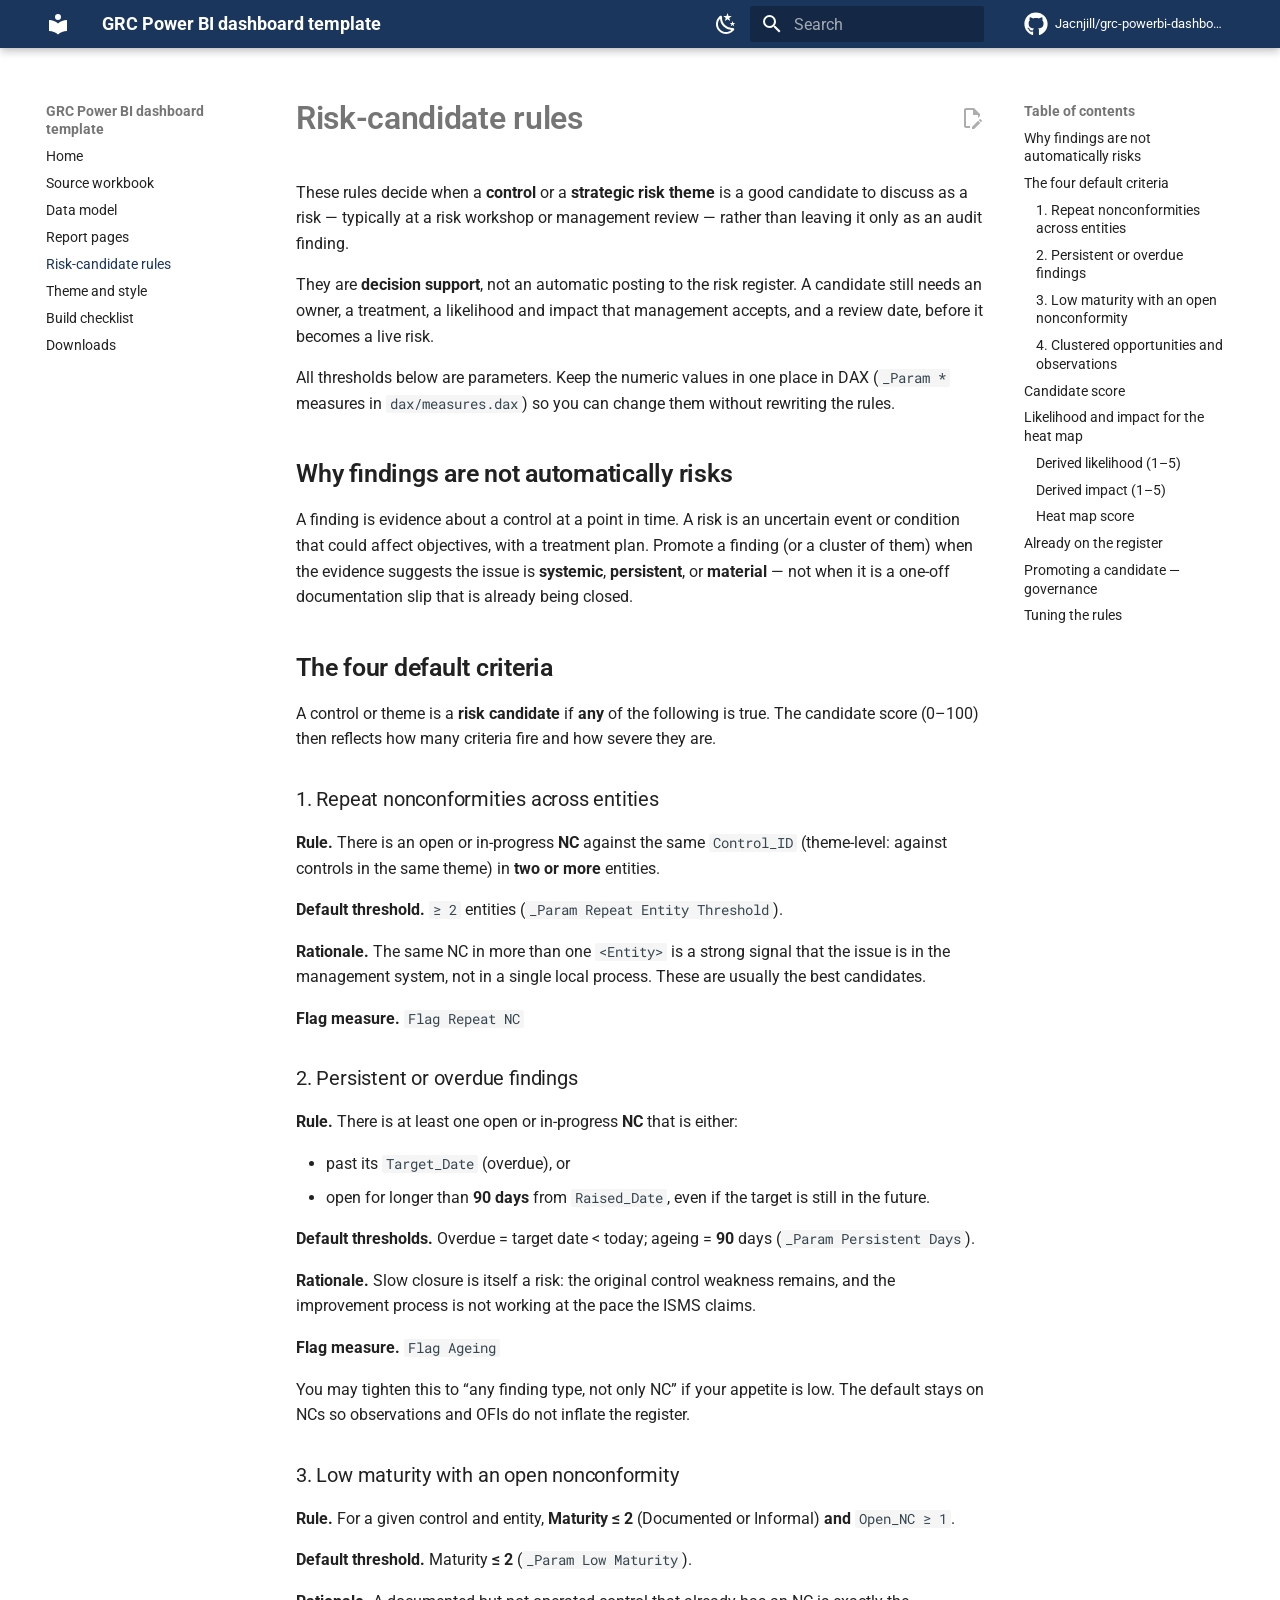
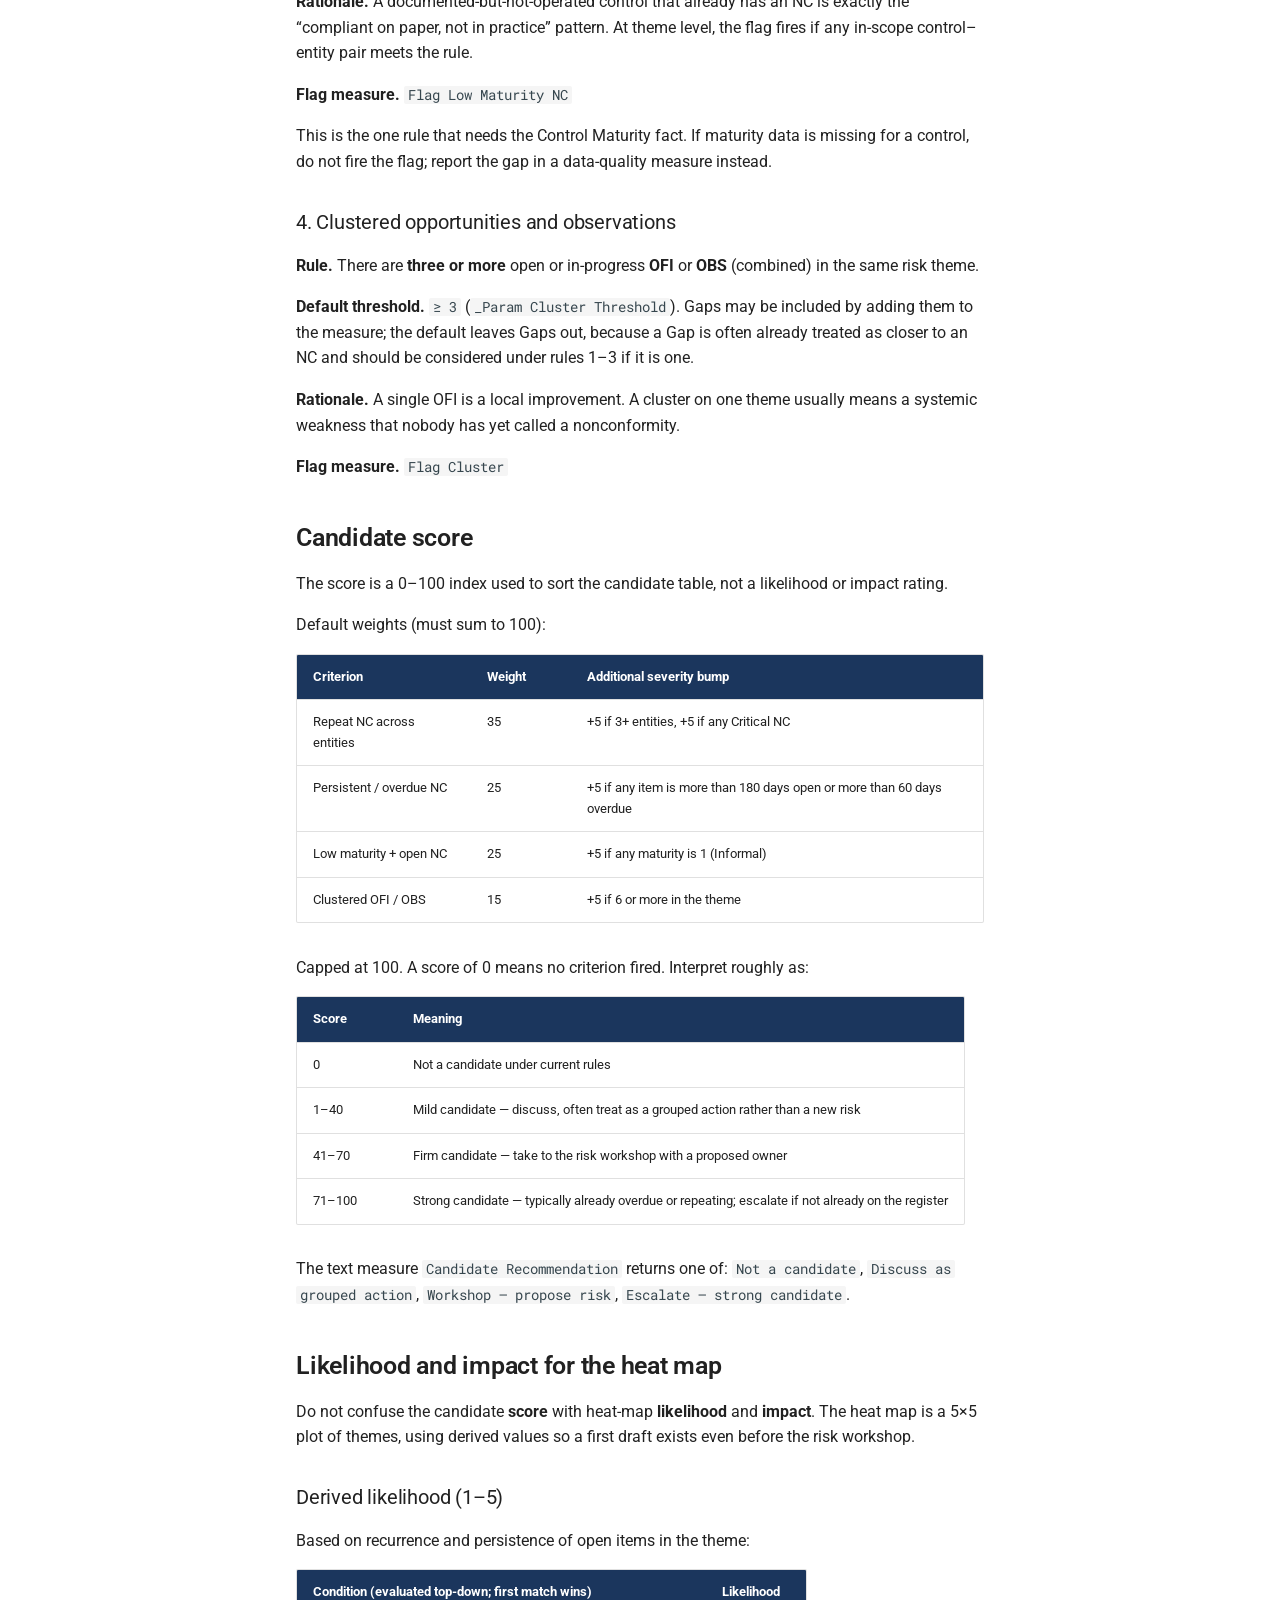
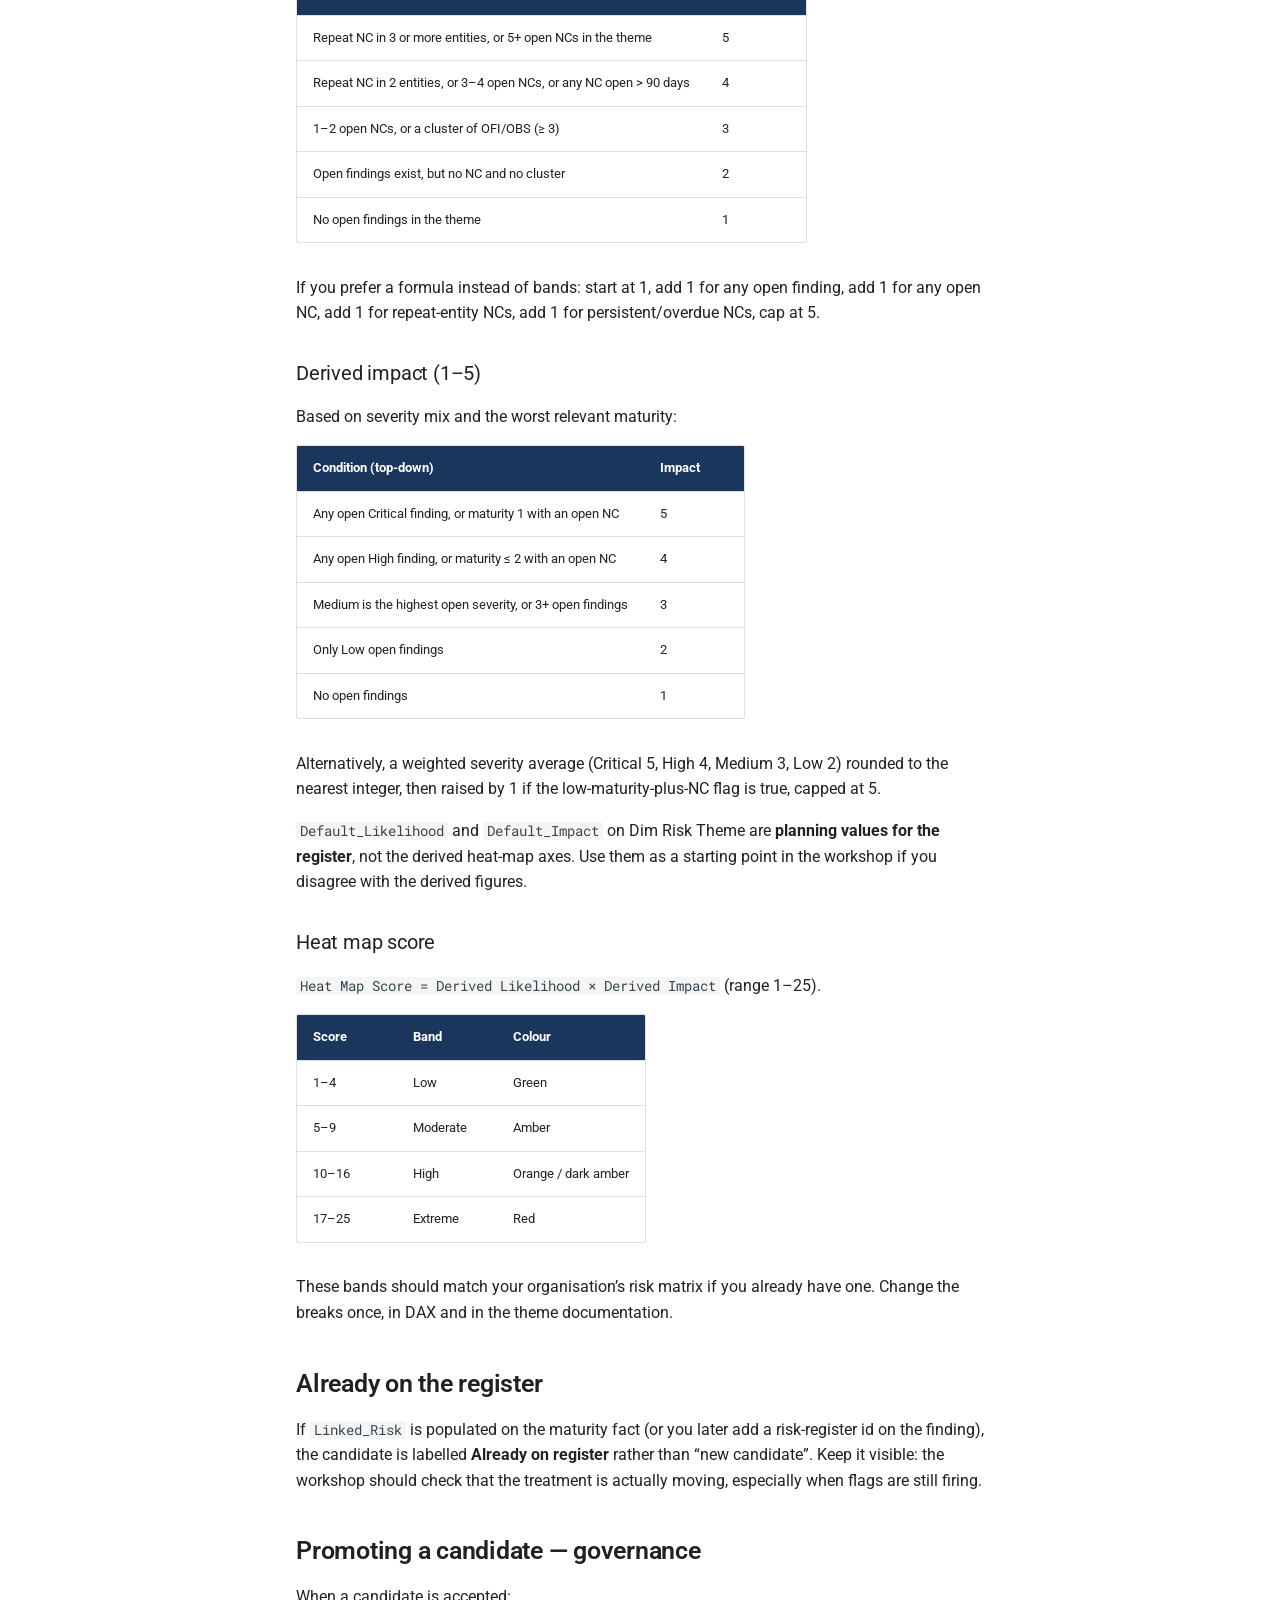
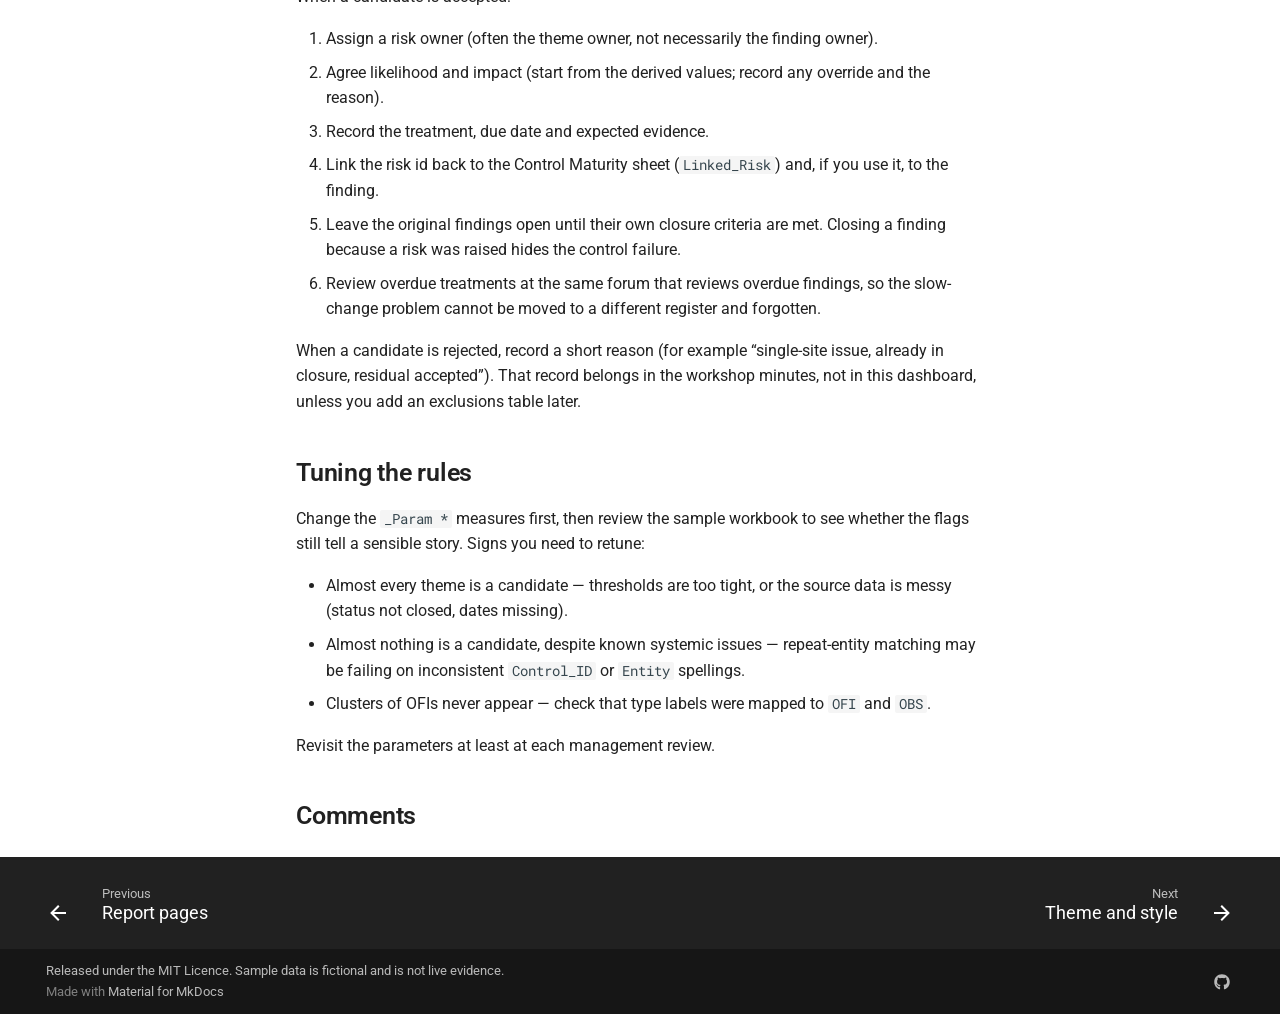
<file: 04-risk-candidate-rules/index.html>
<!doctype html>
<html lang="en" class="no-js">
  <head>
    
      <meta charset="utf-8">
      <meta name="viewport" content="width=device-width,initial-scale=1">
      
        <meta name="description" content="A reusable Power BI template for an executive ISO 27001 continual improvement and internal audit dashboard.">
      
      
      
        <link rel="canonical" href="https://jacnjill.github.io/grc-powerbi-dashboard-template/04-risk-candidate-rules/">
      
      
        <link rel="prev" href="../03-report-pages/">
      
      
        <link rel="next" href="../05-theme-and-style/">
      
      
        
      
      
      <link rel="icon" href="../assets/images/favicon.png">
      <meta name="generator" content="mkdocs-1.6.1, mkdocs-material-9.8.1">
    
    
      
        <title>Risk-candidate rules - GRC Power BI dashboard template</title>
      
    
    
      <link rel="stylesheet" href="../assets/stylesheets/main.57a0d79d.min.css">
      
        
        <link rel="stylesheet" href="../assets/stylesheets/palette.fb2fffe2.min.css">
      
      


    
    
      
    
    
      
        
        
        <link rel="preconnect" href="https://fonts.gstatic.com" crossorigin>
        <link rel="stylesheet" href="https://fonts.googleapis.com/css?family=Roboto:300,300i,400,400i,700,700i%7CRoboto+Mono:400,400i,700,700i&display=fallback">
        <style>:root{--md-text-font:"Roboto";--md-code-font:"Roboto Mono"}</style>
      
    
    
      <link rel="stylesheet" href="../stylesheets/extra.css">
    
    <script>__md_scope=new URL("..",location),__md_hash=e=>[...e].reduce(((e,_)=>(e<<5)-e+_.charCodeAt(0)),0),__md_get=(e,_=localStorage,t=__md_scope)=>JSON.parse(_.getItem(t.pathname+"."+e)),__md_set=(e,_,t=localStorage,a=__md_scope)=>{try{t.setItem(a.pathname+"."+e,JSON.stringify(_))}catch(e){}}</script>
    
      

    
    
  </head>
  
  
    
    
      
    
    
    
    
    <body dir="ltr" data-md-color-scheme="default" data-md-color-primary="custom" data-md-color-accent="custom">
  
    
    <input class="md-toggle" data-md-toggle="drawer" type="checkbox" id="__drawer" autocomplete="off">
    <input class="md-toggle" data-md-toggle="search" type="checkbox" id="__search" autocomplete="off">
    <label class="md-overlay" for="__drawer"></label>
    <div data-md-component="skip">
      
        
        <a href="#risk-candidate-rules" class="md-skip">
          Skip to content
        </a>
      
    </div>
    <div data-md-component="announce">
      
    </div>
    
    
      

  

<header class="md-header md-header--shadow" data-md-component="header">
  <nav class="md-header__inner md-grid" aria-label="Header">
    <a href=".." title="GRC Power BI dashboard template" class="md-header__button md-logo" aria-label="GRC Power BI dashboard template" data-md-component="logo">
      
  
  <svg xmlns="http://www.w3.org/2000/svg" viewBox="0 0 24 24"><path d="M12 8a3 3 0 0 0 3-3 3 3 0 0 0-3-3 3 3 0 0 0-3 3 3 3 0 0 0 3 3m0 3.54C9.64 9.35 6.5 8 3 8v11c3.5 0 6.64 1.35 9 3.54 2.36-2.19 5.5-3.54 9-3.54V8c-3.5 0-6.64 1.35-9 3.54"/></svg>

    </a>
    <label class="md-header__button md-icon" for="__drawer">
      
      <svg xmlns="http://www.w3.org/2000/svg" viewBox="0 0 24 24"><path d="M3 6h18v2H3zm0 5h18v2H3zm0 5h18v2H3z"/></svg>
    </label>
    <div class="md-header__title" data-md-component="header-title">
      <div class="md-header__ellipsis">
        <div class="md-header__topic">
          <span class="md-ellipsis">
            GRC Power BI dashboard template
          </span>
        </div>
        <div class="md-header__topic" data-md-component="header-topic">
          <span class="md-ellipsis">
            
              Risk-candidate rules
            
          </span>
        </div>
      </div>
    </div>
    
      
        <form class="md-header__option" data-md-component="palette">
  
    
    
    
    <input class="md-option" data-md-color-media="(prefers-color-scheme: light)" data-md-color-scheme="default" data-md-color-primary="custom" data-md-color-accent="custom"  aria-label="Switch to dark mode"  type="radio" name="__palette" id="__palette_0">
    
      <label class="md-header__button md-icon" title="Switch to dark mode" for="__palette_1" hidden>
        <svg xmlns="http://www.w3.org/2000/svg" viewBox="0 0 24 24"><path d="m17.75 4.09-2.53 1.94.91 3.06-2.63-1.81-2.63 1.81.91-3.06-2.53-1.94L12.44 4l1.06-3 1.06 3zm3.5 6.91-1.64 1.25.59 1.98-1.7-1.17-1.7 1.17.59-1.98L15.75 11l2.06-.05L18.5 9l.69 1.95zm-2.28 4.95c.83-.08 1.72 1.1 1.19 1.85-.32.45-.66.87-1.08 1.27C15.17 23 8.84 23 4.94 19.07c-3.91-3.9-3.91-10.24 0-14.14.4-.4.82-.76 1.27-1.08.75-.53 1.93.36 1.85 1.19-.27 2.86.69 5.83 2.89 8.02a9.96 9.96 0 0 0 8.02 2.89m-1.64 2.02a12.08 12.08 0 0 1-7.8-3.47c-2.17-2.19-3.33-5-3.49-7.82-2.81 3.14-2.7 7.96.31 10.98 3.02 3.01 7.84 3.12 10.98.31"/></svg>
      </label>
    
  
    
    
    
    <input class="md-option" data-md-color-media="(prefers-color-scheme: dark)" data-md-color-scheme="slate" data-md-color-primary="custom" data-md-color-accent="custom"  aria-label="Switch to light mode"  type="radio" name="__palette" id="__palette_1">
    
      <label class="md-header__button md-icon" title="Switch to light mode" for="__palette_0" hidden>
        <svg xmlns="http://www.w3.org/2000/svg" viewBox="0 0 24 24"><path d="M12 7a5 5 0 0 1 5 5 5 5 0 0 1-5 5 5 5 0 0 1-5-5 5 5 0 0 1 5-5m0 2a3 3 0 0 0-3 3 3 3 0 0 0 3 3 3 3 0 0 0 3-3 3 3 0 0 0-3-3m0-7 2.39 3.42C13.65 5.15 12.84 5 12 5s-1.65.15-2.39.42zM3.34 7l4.16-.35A7.2 7.2 0 0 0 5.94 8.5c-.44.74-.69 1.5-.83 2.29zm.02 10 1.76-3.77a7.131 7.131 0 0 0 2.38 4.14zM20.65 7l-1.77 3.79a7.02 7.02 0 0 0-2.38-4.15zm-.01 10-4.14.36c.59-.51 1.12-1.14 1.54-1.86.42-.73.69-1.5.83-2.29zM12 22l-2.41-3.44c.74.27 1.55.44 2.41.44.82 0 1.63-.17 2.37-.44z"/></svg>
      </label>
    
  
</form>
      
    
    
      <script>var palette=__md_get("__palette");if(palette&&palette.color){if("(prefers-color-scheme)"===palette.color.media){var media=matchMedia("(prefers-color-scheme: light)"),input=document.querySelector(media.matches?"[data-md-color-media='(prefers-color-scheme: light)']":"[data-md-color-media='(prefers-color-scheme: dark)']");palette.color.media=input.getAttribute("data-md-color-media"),palette.color.scheme=input.getAttribute("data-md-color-scheme"),palette.color.primary=input.getAttribute("data-md-color-primary"),palette.color.accent=input.getAttribute("data-md-color-accent")}for(var[key,value]of Object.entries(palette.color))document.body.setAttribute("data-md-color-"+key,value)}</script>
    
    
    
      
      
        <label class="md-header__button md-icon" for="__search">
          
          <svg xmlns="http://www.w3.org/2000/svg" viewBox="0 0 24 24"><path d="M9.5 3A6.5 6.5 0 0 1 16 9.5c0 1.61-.59 3.09-1.56 4.23l.27.27h.79l5 5-1.5 1.5-5-5v-.79l-.27-.27A6.52 6.52 0 0 1 9.5 16 6.5 6.5 0 0 1 3 9.5 6.5 6.5 0 0 1 9.5 3m0 2C7 5 5 7 5 9.5S7 14 9.5 14 14 12 14 9.5 12 5 9.5 5"/></svg>
        </label>
        <div class="md-search" data-md-component="search" role="dialog">
  <label class="md-search__overlay" for="__search"></label>
  <div class="md-search__inner" role="search">
    <form class="md-search__form" name="search">
      <input type="text" class="md-search__input" name="query" aria-label="Search" placeholder="Search" autocapitalize="off" autocorrect="off" autocomplete="off" spellcheck="false" data-md-component="search-query" required>
      <label class="md-search__icon md-icon" for="__search">
        
        <svg xmlns="http://www.w3.org/2000/svg" viewBox="0 0 24 24"><path d="M9.5 3A6.5 6.5 0 0 1 16 9.5c0 1.61-.59 3.09-1.56 4.23l.27.27h.79l5 5-1.5 1.5-5-5v-.79l-.27-.27A6.52 6.52 0 0 1 9.5 16 6.5 6.5 0 0 1 3 9.5 6.5 6.5 0 0 1 9.5 3m0 2C7 5 5 7 5 9.5S7 14 9.5 14 14 12 14 9.5 12 5 9.5 5"/></svg>
        
        <svg xmlns="http://www.w3.org/2000/svg" viewBox="0 0 24 24"><path d="M20 11v2H8l5.5 5.5-1.42 1.42L4.16 12l7.92-7.92L13.5 5.5 8 11z"/></svg>
      </label>
      <nav class="md-search__options" aria-label="Search">
        
        <button type="reset" class="md-search__icon md-icon" title="Clear" aria-label="Clear" tabindex="-1">
          
          <svg xmlns="http://www.w3.org/2000/svg" viewBox="0 0 24 24"><path d="M19 6.41 17.59 5 12 10.59 6.41 5 5 6.41 10.59 12 5 17.59 6.41 19 12 13.41 17.59 19 19 17.59 13.41 12z"/></svg>
        </button>
      </nav>
      
        <div class="md-search__suggest" data-md-component="search-suggest"></div>
      
    </form>
    <div class="md-search__output">
      <div class="md-search__scrollwrap" tabindex="0" data-md-scrollfix>
        <div class="md-search-result" data-md-component="search-result">
          <div class="md-search-result__meta">
            Initializing search
          </div>
          <ol class="md-search-result__list" role="presentation"></ol>
        </div>
      </div>
    </div>
  </div>
</div>
      
    
    
      <div class="md-header__source">
        <a href="https://github.com/Jacnjill/grc-powerbi-dashboard-template" title="Go to repository" class="md-source" data-md-component="source">
  <div class="md-source__icon md-icon">
    
    <svg xmlns="http://www.w3.org/2000/svg" viewBox="0 0 512 512"><!--! Font Awesome Free 7.1.0 by @fontawesome - https://fontawesome.com License - https://fontawesome.com/license/free (Icons: CC BY 4.0, Fonts: SIL OFL 1.1, Code: MIT License) Copyright 2025 Fonticons, Inc.--><path d="M173.9 397.4c0 2-2.3 3.6-5.2 3.6-3.3.3-5.6-1.3-5.6-3.6 0-2 2.3-3.6 5.2-3.6 3-.3 5.6 1.3 5.6 3.6m-31.1-4.5c-.7 2 1.3 4.3 4.3 4.9 2.6 1 5.6 0 6.2-2s-1.3-4.3-4.3-5.2c-2.6-.7-5.5.3-6.2 2.3m44.2-1.7c-2.9.7-4.9 2.6-4.6 4.9.3 2 2.9 3.3 5.9 2.6 2.9-.7 4.9-2.6 4.6-4.6-.3-1.9-3-3.2-5.9-2.9M252.8 8C114.1 8 8 113.3 8 252c0 110.9 69.8 205.8 169.5 239.2 12.8 2.3 17.3-5.6 17.3-12.1 0-6.2-.3-40.4-.3-61.4 0 0-70 15-84.7-29.8 0 0-11.4-29.1-27.8-36.6 0 0-22.9-15.7 1.6-15.4 0 0 24.9 2 38.6 25.8 21.9 38.6 58.6 27.5 72.9 20.9 2.3-16 8.8-27.1 16-33.7-55.9-6.2-112.3-14.3-112.3-110.5 0-27.5 7.6-41.3 23.6-58.9-2.6-6.5-11.1-33.3 2.6-67.9 20.9-6.5 69 27 69 27 20-5.6 41.5-8.5 62.8-8.5s42.8 2.9 62.8 8.5c0 0 48.1-33.6 69-27 13.7 34.7 5.2 61.4 2.6 67.9 16 17.7 25.8 31.5 25.8 58.9 0 96.5-58.9 104.2-114.8 110.5 9.2 7.9 17 22.9 17 46.4 0 33.7-.3 75.4-.3 83.6 0 6.5 4.6 14.4 17.3 12.1C436.2 457.8 504 362.9 504 252 504 113.3 391.5 8 252.8 8M105.2 352.9c-1.3 1-1 3.3.7 5.2 1.6 1.6 3.9 2.3 5.2 1 1.3-1 1-3.3-.7-5.2-1.6-1.6-3.9-2.3-5.2-1m-10.8-8.1c-.7 1.3.3 2.9 2.3 3.9 1.6 1 3.6.7 4.3-.7.7-1.3-.3-2.9-2.3-3.9-2-.6-3.6-.3-4.3.7m32.4 35.6c-1.6 1.3-1 4.3 1.3 6.2 2.3 2.3 5.2 2.6 6.5 1 1.3-1.3.7-4.3-1.3-6.2-2.2-2.3-5.2-2.6-6.5-1m-11.4-14.7c-1.6 1-1.6 3.6 0 5.9s4.3 3.3 5.6 2.3c1.6-1.3 1.6-3.9 0-6.2-1.4-2.3-4-3.3-5.6-2"/></svg>
  </div>
  <div class="md-source__repository">
    Jacnjill/grc-powerbi-dashboard-template
  </div>
</a>
      </div>
    
  </nav>
  
</header>
    
    <div class="md-container" data-md-component="container">
      
      
        
          
        
      
      <main class="md-main" data-md-component="main">
        <div class="md-main__inner md-grid">
          
            
              
              <div class="md-sidebar md-sidebar--primary" data-md-component="sidebar" data-md-type="navigation" >
                <div class="md-sidebar__scrollwrap">
                  <div class="md-sidebar__inner">
                    



<nav class="md-nav md-nav--primary" aria-label="Navigation" data-md-level="0">
  <label class="md-nav__title" for="__drawer">
    <a href=".." title="GRC Power BI dashboard template" class="md-nav__button md-logo" aria-label="GRC Power BI dashboard template" data-md-component="logo">
      
  
  <svg xmlns="http://www.w3.org/2000/svg" viewBox="0 0 24 24"><path d="M12 8a3 3 0 0 0 3-3 3 3 0 0 0-3-3 3 3 0 0 0-3 3 3 3 0 0 0 3 3m0 3.54C9.64 9.35 6.5 8 3 8v11c3.5 0 6.64 1.35 9 3.54 2.36-2.19 5.5-3.54 9-3.54V8c-3.5 0-6.64 1.35-9 3.54"/></svg>

    </a>
    GRC Power BI dashboard template
  </label>
  
    <div class="md-nav__source">
      <a href="https://github.com/Jacnjill/grc-powerbi-dashboard-template" title="Go to repository" class="md-source" data-md-component="source">
  <div class="md-source__icon md-icon">
    
    <svg xmlns="http://www.w3.org/2000/svg" viewBox="0 0 512 512"><!--! Font Awesome Free 7.1.0 by @fontawesome - https://fontawesome.com License - https://fontawesome.com/license/free (Icons: CC BY 4.0, Fonts: SIL OFL 1.1, Code: MIT License) Copyright 2025 Fonticons, Inc.--><path d="M173.9 397.4c0 2-2.3 3.6-5.2 3.6-3.3.3-5.6-1.3-5.6-3.6 0-2 2.3-3.6 5.2-3.6 3-.3 5.6 1.3 5.6 3.6m-31.1-4.5c-.7 2 1.3 4.3 4.3 4.9 2.6 1 5.6 0 6.2-2s-1.3-4.3-4.3-5.2c-2.6-.7-5.5.3-6.2 2.3m44.2-1.7c-2.9.7-4.9 2.6-4.6 4.9.3 2 2.9 3.3 5.9 2.6 2.9-.7 4.9-2.6 4.6-4.6-.3-1.9-3-3.2-5.9-2.9M252.8 8C114.1 8 8 113.3 8 252c0 110.9 69.8 205.8 169.5 239.2 12.8 2.3 17.3-5.6 17.3-12.1 0-6.2-.3-40.4-.3-61.4 0 0-70 15-84.7-29.8 0 0-11.4-29.1-27.8-36.6 0 0-22.9-15.7 1.6-15.4 0 0 24.9 2 38.6 25.8 21.9 38.6 58.6 27.5 72.9 20.9 2.3-16 8.8-27.1 16-33.7-55.9-6.2-112.3-14.3-112.3-110.5 0-27.5 7.6-41.3 23.6-58.9-2.6-6.5-11.1-33.3 2.6-67.9 20.9-6.5 69 27 69 27 20-5.6 41.5-8.5 62.8-8.5s42.8 2.9 62.8 8.5c0 0 48.1-33.6 69-27 13.7 34.7 5.2 61.4 2.6 67.9 16 17.7 25.8 31.5 25.8 58.9 0 96.5-58.9 104.2-114.8 110.5 9.2 7.9 17 22.9 17 46.4 0 33.7-.3 75.4-.3 83.6 0 6.5 4.6 14.4 17.3 12.1C436.2 457.8 504 362.9 504 252 504 113.3 391.5 8 252.8 8M105.2 352.9c-1.3 1-1 3.3.7 5.2 1.6 1.6 3.9 2.3 5.2 1 1.3-1 1-3.3-.7-5.2-1.6-1.6-3.9-2.3-5.2-1m-10.8-8.1c-.7 1.3.3 2.9 2.3 3.9 1.6 1 3.6.7 4.3-.7.7-1.3-.3-2.9-2.3-3.9-2-.6-3.6-.3-4.3.7m32.4 35.6c-1.6 1.3-1 4.3 1.3 6.2 2.3 2.3 5.2 2.6 6.5 1 1.3-1.3.7-4.3-1.3-6.2-2.2-2.3-5.2-2.6-6.5-1m-11.4-14.7c-1.6 1-1.6 3.6 0 5.9s4.3 3.3 5.6 2.3c1.6-1.3 1.6-3.9 0-6.2-1.4-2.3-4-3.3-5.6-2"/></svg>
  </div>
  <div class="md-source__repository">
    Jacnjill/grc-powerbi-dashboard-template
  </div>
</a>
    </div>
  
  <ul class="md-nav__list" data-md-scrollfix>
    
      
      
  
  
  
  
    <li class="md-nav__item">
      <a href=".." class="md-nav__link">
        
  
  
  <span class="md-ellipsis">
    
  
    Home
  

    
  </span>
  
  

      </a>
    </li>
  

    
      
      
  
  
  
  
    <li class="md-nav__item">
      <a href="../01-source-workbook-spec/" class="md-nav__link">
        
  
  
  <span class="md-ellipsis">
    
  
    Source workbook
  

    
  </span>
  
  

      </a>
    </li>
  

    
      
      
  
  
  
  
    <li class="md-nav__item">
      <a href="../02-data-model/" class="md-nav__link">
        
  
  
  <span class="md-ellipsis">
    
  
    Data model
  

    
  </span>
  
  

      </a>
    </li>
  

    
      
      
  
  
  
  
    <li class="md-nav__item">
      <a href="../03-report-pages/" class="md-nav__link">
        
  
  
  <span class="md-ellipsis">
    
  
    Report pages
  

    
  </span>
  
  

      </a>
    </li>
  

    
      
      
  
  
    
  
  
  
    <li class="md-nav__item md-nav__item--active">
      
      <input class="md-nav__toggle md-toggle" type="checkbox" id="__toc">
      
      
        
      
      
        <label class="md-nav__link md-nav__link--active" for="__toc">
          
  
  
  <span class="md-ellipsis">
    
  
    Risk-candidate rules
  

    
  </span>
  
  

          <span class="md-nav__icon md-icon"></span>
        </label>
      
      <a href="./" class="md-nav__link md-nav__link--active">
        
  
  
  <span class="md-ellipsis">
    
  
    Risk-candidate rules
  

    
  </span>
  
  

      </a>
      
        

<nav class="md-nav md-nav--secondary" aria-label="Table of contents">
  
  
  
    
  
  
    <label class="md-nav__title" for="__toc">
      <span class="md-nav__icon md-icon"></span>
      Table of contents
    </label>
    <ul class="md-nav__list" data-md-component="toc" data-md-scrollfix>
      
        <li class="md-nav__item">
  <a href="#why-findings-are-not-automatically-risks" class="md-nav__link">
    <span class="md-ellipsis">
      
        Why findings are not automatically risks
      
    </span>
  </a>
  
</li>
      
        <li class="md-nav__item">
  <a href="#the-four-default-criteria" class="md-nav__link">
    <span class="md-ellipsis">
      
        The four default criteria
      
    </span>
  </a>
  
    <nav class="md-nav" aria-label="The four default criteria">
      <ul class="md-nav__list">
        
          <li class="md-nav__item">
  <a href="#1-repeat-nonconformities-across-entities" class="md-nav__link">
    <span class="md-ellipsis">
      
        1. Repeat nonconformities across entities
      
    </span>
  </a>
  
</li>
        
          <li class="md-nav__item">
  <a href="#2-persistent-or-overdue-findings" class="md-nav__link">
    <span class="md-ellipsis">
      
        2. Persistent or overdue findings
      
    </span>
  </a>
  
</li>
        
          <li class="md-nav__item">
  <a href="#3-low-maturity-with-an-open-nonconformity" class="md-nav__link">
    <span class="md-ellipsis">
      
        3. Low maturity with an open nonconformity
      
    </span>
  </a>
  
</li>
        
          <li class="md-nav__item">
  <a href="#4-clustered-opportunities-and-observations" class="md-nav__link">
    <span class="md-ellipsis">
      
        4. Clustered opportunities and observations
      
    </span>
  </a>
  
</li>
        
      </ul>
    </nav>
  
</li>
      
        <li class="md-nav__item">
  <a href="#candidate-score" class="md-nav__link">
    <span class="md-ellipsis">
      
        Candidate score
      
    </span>
  </a>
  
</li>
      
        <li class="md-nav__item">
  <a href="#likelihood-and-impact-for-the-heat-map" class="md-nav__link">
    <span class="md-ellipsis">
      
        Likelihood and impact for the heat map
      
    </span>
  </a>
  
    <nav class="md-nav" aria-label="Likelihood and impact for the heat map">
      <ul class="md-nav__list">
        
          <li class="md-nav__item">
  <a href="#derived-likelihood-15" class="md-nav__link">
    <span class="md-ellipsis">
      
        Derived likelihood (1–5)
      
    </span>
  </a>
  
</li>
        
          <li class="md-nav__item">
  <a href="#derived-impact-15" class="md-nav__link">
    <span class="md-ellipsis">
      
        Derived impact (1–5)
      
    </span>
  </a>
  
</li>
        
          <li class="md-nav__item">
  <a href="#heat-map-score" class="md-nav__link">
    <span class="md-ellipsis">
      
        Heat map score
      
    </span>
  </a>
  
</li>
        
      </ul>
    </nav>
  
</li>
      
        <li class="md-nav__item">
  <a href="#already-on-the-register" class="md-nav__link">
    <span class="md-ellipsis">
      
        Already on the register
      
    </span>
  </a>
  
</li>
      
        <li class="md-nav__item">
  <a href="#promoting-a-candidate-governance" class="md-nav__link">
    <span class="md-ellipsis">
      
        Promoting a candidate — governance
      
    </span>
  </a>
  
</li>
      
        <li class="md-nav__item">
  <a href="#tuning-the-rules" class="md-nav__link">
    <span class="md-ellipsis">
      
        Tuning the rules
      
    </span>
  </a>
  
</li>
      
    </ul>
  
</nav>
      
    </li>
  

    
      
      
  
  
  
  
    <li class="md-nav__item">
      <a href="../05-theme-and-style/" class="md-nav__link">
        
  
  
  <span class="md-ellipsis">
    
  
    Theme and style
  

    
  </span>
  
  

      </a>
    </li>
  

    
      
      
  
  
  
  
    <li class="md-nav__item">
      <a href="../06-build-checklist/" class="md-nav__link">
        
  
  
  <span class="md-ellipsis">
    
  
    Build checklist
  

    
  </span>
  
  

      </a>
    </li>
  

    
      
      
  
  
  
  
    <li class="md-nav__item">
      <a href="../downloads/" class="md-nav__link">
        
  
  
  <span class="md-ellipsis">
    
  
    Downloads
  

    
  </span>
  
  

      </a>
    </li>
  

    
  </ul>
</nav>
                  </div>
                </div>
              </div>
            
            
              
              <div class="md-sidebar md-sidebar--secondary" data-md-component="sidebar" data-md-type="toc" >
                <div class="md-sidebar__scrollwrap">
                  <div class="md-sidebar__inner">
                    

<nav class="md-nav md-nav--secondary" aria-label="Table of contents">
  
  
  
    
  
  
    <label class="md-nav__title" for="__toc">
      <span class="md-nav__icon md-icon"></span>
      Table of contents
    </label>
    <ul class="md-nav__list" data-md-component="toc" data-md-scrollfix>
      
        <li class="md-nav__item">
  <a href="#why-findings-are-not-automatically-risks" class="md-nav__link">
    <span class="md-ellipsis">
      
        Why findings are not automatically risks
      
    </span>
  </a>
  
</li>
      
        <li class="md-nav__item">
  <a href="#the-four-default-criteria" class="md-nav__link">
    <span class="md-ellipsis">
      
        The four default criteria
      
    </span>
  </a>
  
    <nav class="md-nav" aria-label="The four default criteria">
      <ul class="md-nav__list">
        
          <li class="md-nav__item">
  <a href="#1-repeat-nonconformities-across-entities" class="md-nav__link">
    <span class="md-ellipsis">
      
        1. Repeat nonconformities across entities
      
    </span>
  </a>
  
</li>
        
          <li class="md-nav__item">
  <a href="#2-persistent-or-overdue-findings" class="md-nav__link">
    <span class="md-ellipsis">
      
        2. Persistent or overdue findings
      
    </span>
  </a>
  
</li>
        
          <li class="md-nav__item">
  <a href="#3-low-maturity-with-an-open-nonconformity" class="md-nav__link">
    <span class="md-ellipsis">
      
        3. Low maturity with an open nonconformity
      
    </span>
  </a>
  
</li>
        
          <li class="md-nav__item">
  <a href="#4-clustered-opportunities-and-observations" class="md-nav__link">
    <span class="md-ellipsis">
      
        4. Clustered opportunities and observations
      
    </span>
  </a>
  
</li>
        
      </ul>
    </nav>
  
</li>
      
        <li class="md-nav__item">
  <a href="#candidate-score" class="md-nav__link">
    <span class="md-ellipsis">
      
        Candidate score
      
    </span>
  </a>
  
</li>
      
        <li class="md-nav__item">
  <a href="#likelihood-and-impact-for-the-heat-map" class="md-nav__link">
    <span class="md-ellipsis">
      
        Likelihood and impact for the heat map
      
    </span>
  </a>
  
    <nav class="md-nav" aria-label="Likelihood and impact for the heat map">
      <ul class="md-nav__list">
        
          <li class="md-nav__item">
  <a href="#derived-likelihood-15" class="md-nav__link">
    <span class="md-ellipsis">
      
        Derived likelihood (1–5)
      
    </span>
  </a>
  
</li>
        
          <li class="md-nav__item">
  <a href="#derived-impact-15" class="md-nav__link">
    <span class="md-ellipsis">
      
        Derived impact (1–5)
      
    </span>
  </a>
  
</li>
        
          <li class="md-nav__item">
  <a href="#heat-map-score" class="md-nav__link">
    <span class="md-ellipsis">
      
        Heat map score
      
    </span>
  </a>
  
</li>
        
      </ul>
    </nav>
  
</li>
      
        <li class="md-nav__item">
  <a href="#already-on-the-register" class="md-nav__link">
    <span class="md-ellipsis">
      
        Already on the register
      
    </span>
  </a>
  
</li>
      
        <li class="md-nav__item">
  <a href="#promoting-a-candidate-governance" class="md-nav__link">
    <span class="md-ellipsis">
      
        Promoting a candidate — governance
      
    </span>
  </a>
  
</li>
      
        <li class="md-nav__item">
  <a href="#tuning-the-rules" class="md-nav__link">
    <span class="md-ellipsis">
      
        Tuning the rules
      
    </span>
  </a>
  
</li>
      
    </ul>
  
</nav>
                  </div>
                </div>
              </div>
            
          
          
            <div class="md-content" data-md-component="content">
              
              <article class="md-content__inner md-typeset">
                
                  


  
    <a href="https://github.com/Jacnjill/grc-powerbi-dashboard-template/edit/main/docs/04-risk-candidate-rules.md" title="Edit this page" class="md-content__button md-icon" rel="edit">
      
      <svg xmlns="http://www.w3.org/2000/svg" viewBox="0 0 24 24"><path d="M10 20H6V4h7v5h5v3.1l2-2V8l-6-6H6c-1.1 0-2 .9-2 2v16c0 1.1.9 2 2 2h4zm10.2-7c.1 0 .3.1.4.2l1.3 1.3c.2.2.2.6 0 .8l-1 1-2.1-2.1 1-1c.1-.1.2-.2.4-.2m0 3.9L14.1 23H12v-2.1l6.1-6.1z"/></svg>
    </a>
  
  


<h1 id="risk-candidate-rules">Risk-candidate rules<a class="headerlink" href="#risk-candidate-rules" title="Permanent link">&para;</a></h1>
<p>These rules decide when a <strong>control</strong> or a <strong>strategic risk theme</strong> is a good candidate to discuss as a risk — typically at a risk workshop or management review — rather than leaving it only as an audit finding.</p>
<p>They are <strong>decision support</strong>, not an automatic posting to the risk register. A candidate still needs an owner, a treatment, a likelihood and impact that management accepts, and a review date, before it becomes a live risk.</p>
<p>All thresholds below are parameters. Keep the numeric values in one place in DAX (<code>_Param *</code> measures in <code>dax/measures.dax</code>) so you can change them without rewriting the rules.</p>
<h2 id="why-findings-are-not-automatically-risks">Why findings are not automatically risks<a class="headerlink" href="#why-findings-are-not-automatically-risks" title="Permanent link">&para;</a></h2>
<p>A finding is evidence about a control at a point in time. A risk is an uncertain event or condition that could affect objectives, with a treatment plan. Promote a finding (or a cluster of them) when the evidence suggests the issue is <strong>systemic</strong>, <strong>persistent</strong>, or <strong>material</strong> — not when it is a one-off documentation slip that is already being closed.</p>
<h2 id="the-four-default-criteria">The four default criteria<a class="headerlink" href="#the-four-default-criteria" title="Permanent link">&para;</a></h2>
<p>A control or theme is a <strong>risk candidate</strong> if <strong>any</strong> of the following is true. The candidate score (0–100) then reflects how many criteria fire and how severe they are.</p>
<h3 id="1-repeat-nonconformities-across-entities">1. Repeat nonconformities across entities<a class="headerlink" href="#1-repeat-nonconformities-across-entities" title="Permanent link">&para;</a></h3>
<p><strong>Rule.</strong> There is an open or in-progress <strong>NC</strong> against the same <code>Control_ID</code> (theme-level: against controls in the same theme) in <strong>two or more</strong> entities.</p>
<p><strong>Default threshold.</strong> <code>≥ 2</code> entities (<code>_Param Repeat Entity Threshold</code>).</p>
<p><strong>Rationale.</strong> The same NC in more than one <code>&lt;Entity&gt;</code> is a strong signal that the issue is in the management system, not in a single local process. These are usually the best candidates.</p>
<p><strong>Flag measure.</strong> <code>Flag Repeat NC</code></p>
<h3 id="2-persistent-or-overdue-findings">2. Persistent or overdue findings<a class="headerlink" href="#2-persistent-or-overdue-findings" title="Permanent link">&para;</a></h3>
<p><strong>Rule.</strong> There is at least one open or in-progress <strong>NC</strong> that is either:</p>
<ul>
<li>past its <code>Target_Date</code> (overdue), or</li>
<li>open for longer than <strong>90 days</strong> from <code>Raised_Date</code>, even if the target is still in the future.</li>
</ul>
<p><strong>Default thresholds.</strong> Overdue = target date &lt; today; ageing = <strong>90</strong> days (<code>_Param Persistent Days</code>).</p>
<p><strong>Rationale.</strong> Slow closure is itself a risk: the original control weakness remains, and the improvement process is not working at the pace the ISMS claims.</p>
<p><strong>Flag measure.</strong> <code>Flag Ageing</code></p>
<p>You may tighten this to “any finding type, not only NC” if your appetite is low. The default stays on NCs so observations and OFIs do not inflate the register.</p>
<h3 id="3-low-maturity-with-an-open-nonconformity">3. Low maturity with an open nonconformity<a class="headerlink" href="#3-low-maturity-with-an-open-nonconformity" title="Permanent link">&para;</a></h3>
<p><strong>Rule.</strong> For a given control and entity, <strong>Maturity ≤ 2</strong> (Documented or Informal) <strong>and</strong> <code>Open_NC ≥ 1</code>.</p>
<p><strong>Default threshold.</strong> Maturity <strong>≤ 2</strong> (<code>_Param Low Maturity</code>).</p>
<p><strong>Rationale.</strong> A documented-but-not-operated control that already has an NC is exactly the “compliant on paper, not in practice” pattern. At theme level, the flag fires if any in-scope control–entity pair meets the rule.</p>
<p><strong>Flag measure.</strong> <code>Flag Low Maturity NC</code></p>
<p>This is the one rule that needs the Control Maturity fact. If maturity data is missing for a control, do not fire the flag; report the gap in a data-quality measure instead.</p>
<h3 id="4-clustered-opportunities-and-observations">4. Clustered opportunities and observations<a class="headerlink" href="#4-clustered-opportunities-and-observations" title="Permanent link">&para;</a></h3>
<p><strong>Rule.</strong> There are <strong>three or more</strong> open or in-progress <strong>OFI</strong> or <strong>OBS</strong> (combined) in the same risk theme.</p>
<p><strong>Default threshold.</strong> <code>≥ 3</code> (<code>_Param Cluster Threshold</code>). Gaps may be included by adding them to the measure; the default leaves Gaps out, because a Gap is often already treated as closer to an NC and should be considered under rules 1–3 if it is one.</p>
<p><strong>Rationale.</strong> A single OFI is a local improvement. A cluster on one theme usually means a systemic weakness that nobody has yet called a nonconformity.</p>
<p><strong>Flag measure.</strong> <code>Flag Cluster</code></p>
<h2 id="candidate-score">Candidate score<a class="headerlink" href="#candidate-score" title="Permanent link">&para;</a></h2>
<p>The score is a 0–100 index used to sort the candidate table, not a likelihood or impact rating.</p>
<p>Default weights (must sum to 100):</p>
<table>
<thead>
<tr>
<th>Criterion</th>
<th>Weight</th>
<th>Additional severity bump</th>
</tr>
</thead>
<tbody>
<tr>
<td>Repeat NC across entities</td>
<td>35</td>
<td>+5 if 3+ entities, +5 if any Critical NC</td>
</tr>
<tr>
<td>Persistent / overdue NC</td>
<td>25</td>
<td>+5 if any item is more than 180 days open or more than 60 days overdue</td>
</tr>
<tr>
<td>Low maturity + open NC</td>
<td>25</td>
<td>+5 if any maturity is 1 (Informal)</td>
</tr>
<tr>
<td>Clustered OFI / OBS</td>
<td>15</td>
<td>+5 if 6 or more in the theme</td>
</tr>
</tbody>
</table>
<p>Capped at 100. A score of 0 means no criterion fired. Interpret roughly as:</p>
<table>
<thead>
<tr>
<th>Score</th>
<th>Meaning</th>
</tr>
</thead>
<tbody>
<tr>
<td>0</td>
<td>Not a candidate under current rules</td>
</tr>
<tr>
<td>1–40</td>
<td>Mild candidate — discuss, often treat as a grouped action rather than a new risk</td>
</tr>
<tr>
<td>41–70</td>
<td>Firm candidate — take to the risk workshop with a proposed owner</td>
</tr>
<tr>
<td>71–100</td>
<td>Strong candidate — typically already overdue or repeating; escalate if not already on the register</td>
</tr>
</tbody>
</table>
<p>The text measure <code>Candidate Recommendation</code> returns one of: <code>Not a candidate</code>, <code>Discuss as grouped action</code>, <code>Workshop — propose risk</code>, <code>Escalate — strong candidate</code>.</p>
<h2 id="likelihood-and-impact-for-the-heat-map">Likelihood and impact for the heat map<a class="headerlink" href="#likelihood-and-impact-for-the-heat-map" title="Permanent link">&para;</a></h2>
<p>Do not confuse the candidate <strong>score</strong> with heat-map <strong>likelihood</strong> and <strong>impact</strong>. The heat map is a 5×5 plot of themes, using derived values so a first draft exists even before the risk workshop.</p>
<h3 id="derived-likelihood-15">Derived likelihood (1–5)<a class="headerlink" href="#derived-likelihood-15" title="Permanent link">&para;</a></h3>
<p>Based on recurrence and persistence of open items in the theme:</p>
<table>
<thead>
<tr>
<th>Condition (evaluated top-down; first match wins)</th>
<th>Likelihood</th>
</tr>
</thead>
<tbody>
<tr>
<td>Repeat NC in 3 or more entities, or 5+ open NCs in the theme</td>
<td>5</td>
</tr>
<tr>
<td>Repeat NC in 2 entities, or 3–4 open NCs, or any NC open &gt; 90 days</td>
<td>4</td>
</tr>
<tr>
<td>1–2 open NCs, or a cluster of OFI/OBS (≥ 3)</td>
<td>3</td>
</tr>
<tr>
<td>Open findings exist, but no NC and no cluster</td>
<td>2</td>
</tr>
<tr>
<td>No open findings in the theme</td>
<td>1</td>
</tr>
</tbody>
</table>
<p>If you prefer a formula instead of bands: start at 1, add 1 for any open finding, add 1 for any open NC, add 1 for repeat-entity NCs, add 1 for persistent/overdue NCs, cap at 5.</p>
<h3 id="derived-impact-15">Derived impact (1–5)<a class="headerlink" href="#derived-impact-15" title="Permanent link">&para;</a></h3>
<p>Based on severity mix and the worst relevant maturity:</p>
<table>
<thead>
<tr>
<th>Condition (top-down)</th>
<th>Impact</th>
</tr>
</thead>
<tbody>
<tr>
<td>Any open Critical finding, or maturity 1 with an open NC</td>
<td>5</td>
</tr>
<tr>
<td>Any open High finding, or maturity ≤ 2 with an open NC</td>
<td>4</td>
</tr>
<tr>
<td>Medium is the highest open severity, or 3+ open findings</td>
<td>3</td>
</tr>
<tr>
<td>Only Low open findings</td>
<td>2</td>
</tr>
<tr>
<td>No open findings</td>
<td>1</td>
</tr>
</tbody>
</table>
<p>Alternatively, a weighted severity average (Critical 5, High 4, Medium 3, Low 2) rounded to the nearest integer, then raised by 1 if the low-maturity-plus-NC flag is true, capped at 5.</p>
<p><code>Default_Likelihood</code> and <code>Default_Impact</code> on Dim Risk Theme are <strong>planning values for the register</strong>, not the derived heat-map axes. Use them as a starting point in the workshop if you disagree with the derived figures.</p>
<h3 id="heat-map-score">Heat map score<a class="headerlink" href="#heat-map-score" title="Permanent link">&para;</a></h3>
<p><code>Heat Map Score = Derived Likelihood × Derived Impact</code> (range 1–25).</p>
<table>
<thead>
<tr>
<th>Score</th>
<th>Band</th>
<th>Colour</th>
</tr>
</thead>
<tbody>
<tr>
<td>1–4</td>
<td>Low</td>
<td>Green</td>
</tr>
<tr>
<td>5–9</td>
<td>Moderate</td>
<td>Amber</td>
</tr>
<tr>
<td>10–16</td>
<td>High</td>
<td>Orange / dark amber</td>
</tr>
<tr>
<td>17–25</td>
<td>Extreme</td>
<td>Red</td>
</tr>
</tbody>
</table>
<p>These bands should match your organisation’s risk matrix if you already have one. Change the breaks once, in DAX and in the theme documentation.</p>
<h2 id="already-on-the-register">Already on the register<a class="headerlink" href="#already-on-the-register" title="Permanent link">&para;</a></h2>
<p>If <code>Linked_Risk</code> is populated on the maturity fact (or you later add a risk-register id on the finding), the candidate is labelled <strong>Already on register</strong> rather than “new candidate”. Keep it visible: the workshop should check that the treatment is actually moving, especially when flags are still firing.</p>
<h2 id="promoting-a-candidate-governance">Promoting a candidate — governance<a class="headerlink" href="#promoting-a-candidate-governance" title="Permanent link">&para;</a></h2>
<p>When a candidate is accepted:</p>
<ol>
<li>Assign a risk owner (often the theme owner, not necessarily the finding owner).</li>
<li>Agree likelihood and impact (start from the derived values; record any override and the reason).</li>
<li>Record the treatment, due date and expected evidence.</li>
<li>Link the risk id back to the Control Maturity sheet (<code>Linked_Risk</code>) and, if you use it, to the finding.</li>
<li>Leave the original findings open until their own closure criteria are met. Closing a finding because a risk was raised hides the control failure.</li>
<li>Review overdue treatments at the same forum that reviews overdue findings, so the slow-change problem cannot be moved to a different register and forgotten.</li>
</ol>
<p>When a candidate is rejected, record a short reason (for example “single-site issue, already in closure, residual accepted”). That record belongs in the workshop minutes, not in this dashboard, unless you add an exclusions table later.</p>
<h2 id="tuning-the-rules">Tuning the rules<a class="headerlink" href="#tuning-the-rules" title="Permanent link">&para;</a></h2>
<p>Change the <code>_Param *</code> measures first, then review the sample workbook to see whether the flags still tell a sensible story. Signs you need to retune:</p>
<ul>
<li>Almost every theme is a candidate — thresholds are too tight, or the source data is messy (status not closed, dates missing).</li>
<li>Almost nothing is a candidate, despite known systemic issues — repeat-entity matching may be failing on inconsistent <code>Control_ID</code> or <code>Entity</code> spellings.</li>
<li>Clusters of OFIs never appear — check that type labels were mapped to <code>OFI</code> and <code>OBS</code>.</li>
</ul>
<p>Revisit the parameters at least at each management review.</p>







  
  






  <h2 id="__comments">Comments</h2>
  <!-- Comments use giscus (GitHub Discussions). The giscus GitHub App must be
       installed on this repository: https://github.com/apps/giscus
       The Comments category could not be created via API; this site uses the
       default Announcements category (announcement format, which giscus recommends). -->
  <script src="https://giscus.app/client.js"
          data-repo="Jacnjill/grc-powerbi-dashboard-template"
          data-repo-id="R_kgDOVqxk-Q"
          data-category="Announcements"
          data-category-id="DIC_kwDOVqxk-c4DK5T4"
          data-mapping="pathname"
          data-strict="0"
          data-reactions-enabled="1"
          data-emit-metadata="0"
          data-input-position="bottom"
          data-theme="preferred_color_scheme"
          data-lang="en"
          crossorigin="anonymous"
          async>
  </script>

                
              </article>
            </div>
          
          
<script>var target=document.getElementById(location.hash.slice(1));target&&target.name&&(target.checked=target.name.startsWith("__tabbed_"))</script>
        </div>
        
          <button type="button" class="md-top md-icon" data-md-component="top" hidden>
  
  <svg xmlns="http://www.w3.org/2000/svg" viewBox="0 0 24 24"><path d="M13 20h-2V8l-5.5 5.5-1.42-1.42L12 4.16l7.92 7.92-1.42 1.42L13 8z"/></svg>
  Back to top
</button>
        
      </main>
      
        <footer class="md-footer">
  
    
      
      <nav class="md-footer__inner md-grid" aria-label="Footer" >
        
          
          <a href="../03-report-pages/" class="md-footer__link md-footer__link--prev" aria-label="Previous: Report pages">
            <div class="md-footer__button md-icon">
              
              <svg xmlns="http://www.w3.org/2000/svg" viewBox="0 0 24 24"><path d="M20 11v2H8l5.5 5.5-1.42 1.42L4.16 12l7.92-7.92L13.5 5.5 8 11z"/></svg>
            </div>
            <div class="md-footer__title">
              <span class="md-footer__direction">
                Previous
              </span>
              <div class="md-ellipsis">
                Report pages
              </div>
            </div>
          </a>
        
        
          
          <a href="../05-theme-and-style/" class="md-footer__link md-footer__link--next" aria-label="Next: Theme and style">
            <div class="md-footer__title">
              <span class="md-footer__direction">
                Next
              </span>
              <div class="md-ellipsis">
                Theme and style
              </div>
            </div>
            <div class="md-footer__button md-icon">
              
              <svg xmlns="http://www.w3.org/2000/svg" viewBox="0 0 24 24"><path d="M4 11v2h12l-5.5 5.5 1.42 1.42L19.84 12l-7.92-7.92L10.5 5.5 16 11z"/></svg>
            </div>
          </a>
        
      </nav>
    
  
  <div class="md-footer-meta md-typeset">
    <div class="md-footer-meta__inner md-grid">
      <div class="md-copyright">
  
    <div class="md-copyright__highlight">
      Released under the MIT Licence. Sample data is fictional and is not live evidence.
    </div>
  
  
    Made with
    <a href="https://squidfunk.github.io/mkdocs-material/" target="_blank" rel="noopener">
      Material for MkDocs
    </a>
  
</div>
      
        
<div class="md-social">
  
    
    
    
    
    <a href="https://github.com/Jacnjill/grc-powerbi-dashboard-template" target="_blank" rel="noopener" title="Repository on GitHub" class="md-social__link">
      <svg xmlns="http://www.w3.org/2000/svg" viewBox="0 0 512 512"><!--! Font Awesome Free 7.1.0 by @fontawesome - https://fontawesome.com License - https://fontawesome.com/license/free (Icons: CC BY 4.0, Fonts: SIL OFL 1.1, Code: MIT License) Copyright 2025 Fonticons, Inc.--><path d="M173.9 397.4c0 2-2.3 3.6-5.2 3.6-3.3.3-5.6-1.3-5.6-3.6 0-2 2.3-3.6 5.2-3.6 3-.3 5.6 1.3 5.6 3.6m-31.1-4.5c-.7 2 1.3 4.3 4.3 4.9 2.6 1 5.6 0 6.2-2s-1.3-4.3-4.3-5.2c-2.6-.7-5.5.3-6.2 2.3m44.2-1.7c-2.9.7-4.9 2.6-4.6 4.9.3 2 2.9 3.3 5.9 2.6 2.9-.7 4.9-2.6 4.6-4.6-.3-1.9-3-3.2-5.9-2.9M252.8 8C114.1 8 8 113.3 8 252c0 110.9 69.8 205.8 169.5 239.2 12.8 2.3 17.3-5.6 17.3-12.1 0-6.2-.3-40.4-.3-61.4 0 0-70 15-84.7-29.8 0 0-11.4-29.1-27.8-36.6 0 0-22.9-15.7 1.6-15.4 0 0 24.9 2 38.6 25.8 21.9 38.6 58.6 27.5 72.9 20.9 2.3-16 8.8-27.1 16-33.7-55.9-6.2-112.3-14.3-112.3-110.5 0-27.5 7.6-41.3 23.6-58.9-2.6-6.5-11.1-33.3 2.6-67.9 20.9-6.5 69 27 69 27 20-5.6 41.5-8.5 62.8-8.5s42.8 2.9 62.8 8.5c0 0 48.1-33.6 69-27 13.7 34.7 5.2 61.4 2.6 67.9 16 17.7 25.8 31.5 25.8 58.9 0 96.5-58.9 104.2-114.8 110.5 9.2 7.9 17 22.9 17 46.4 0 33.7-.3 75.4-.3 83.6 0 6.5 4.6 14.4 17.3 12.1C436.2 457.8 504 362.9 504 252 504 113.3 391.5 8 252.8 8M105.2 352.9c-1.3 1-1 3.3.7 5.2 1.6 1.6 3.9 2.3 5.2 1 1.3-1 1-3.3-.7-5.2-1.6-1.6-3.9-2.3-5.2-1m-10.8-8.1c-.7 1.3.3 2.9 2.3 3.9 1.6 1 3.6.7 4.3-.7.7-1.3-.3-2.9-2.3-3.9-2-.6-3.6-.3-4.3.7m32.4 35.6c-1.6 1.3-1 4.3 1.3 6.2 2.3 2.3 5.2 2.6 6.5 1 1.3-1.3.7-4.3-1.3-6.2-2.2-2.3-5.2-2.6-6.5-1m-11.4-14.7c-1.6 1-1.6 3.6 0 5.9s4.3 3.3 5.6 2.3c1.6-1.3 1.6-3.9 0-6.2-1.4-2.3-4-3.3-5.6-2"/></svg>
    </a>
  
</div>
      
    </div>
  </div>
</footer>
      
    </div>
    <div class="md-dialog" data-md-component="dialog">
      <div class="md-dialog__inner md-typeset"></div>
    </div>
    
    
    
      
      
      <script id="__config" type="application/json">{"annotate": null, "base": "..", "features": ["navigation.sections", "navigation.expand", "navigation.top", "navigation.footer", "search.highlight", "search.suggest", "content.code.copy", "content.action.edit", "toc.follow"], "search": "../assets/javascripts/workers/search.a7633da7.min.js", "tags": null, "translations": {"clipboard.copied": "Copied to clipboard", "clipboard.copy": "Copy to clipboard", "search.result.more.one": "1 more on this page", "search.result.more.other": "# more on this page", "search.result.none": "No matching documents", "search.result.one": "1 matching document", "search.result.other": "# matching documents", "search.result.placeholder": "Type to start searching", "search.result.term.missing": "Missing", "select.version": "Select version"}, "version": null}</script>
    
    
      <script src="../assets/javascripts/bundle.a5f9d56c.min.js"></script>
      
    
  </body>
</html>
</file>
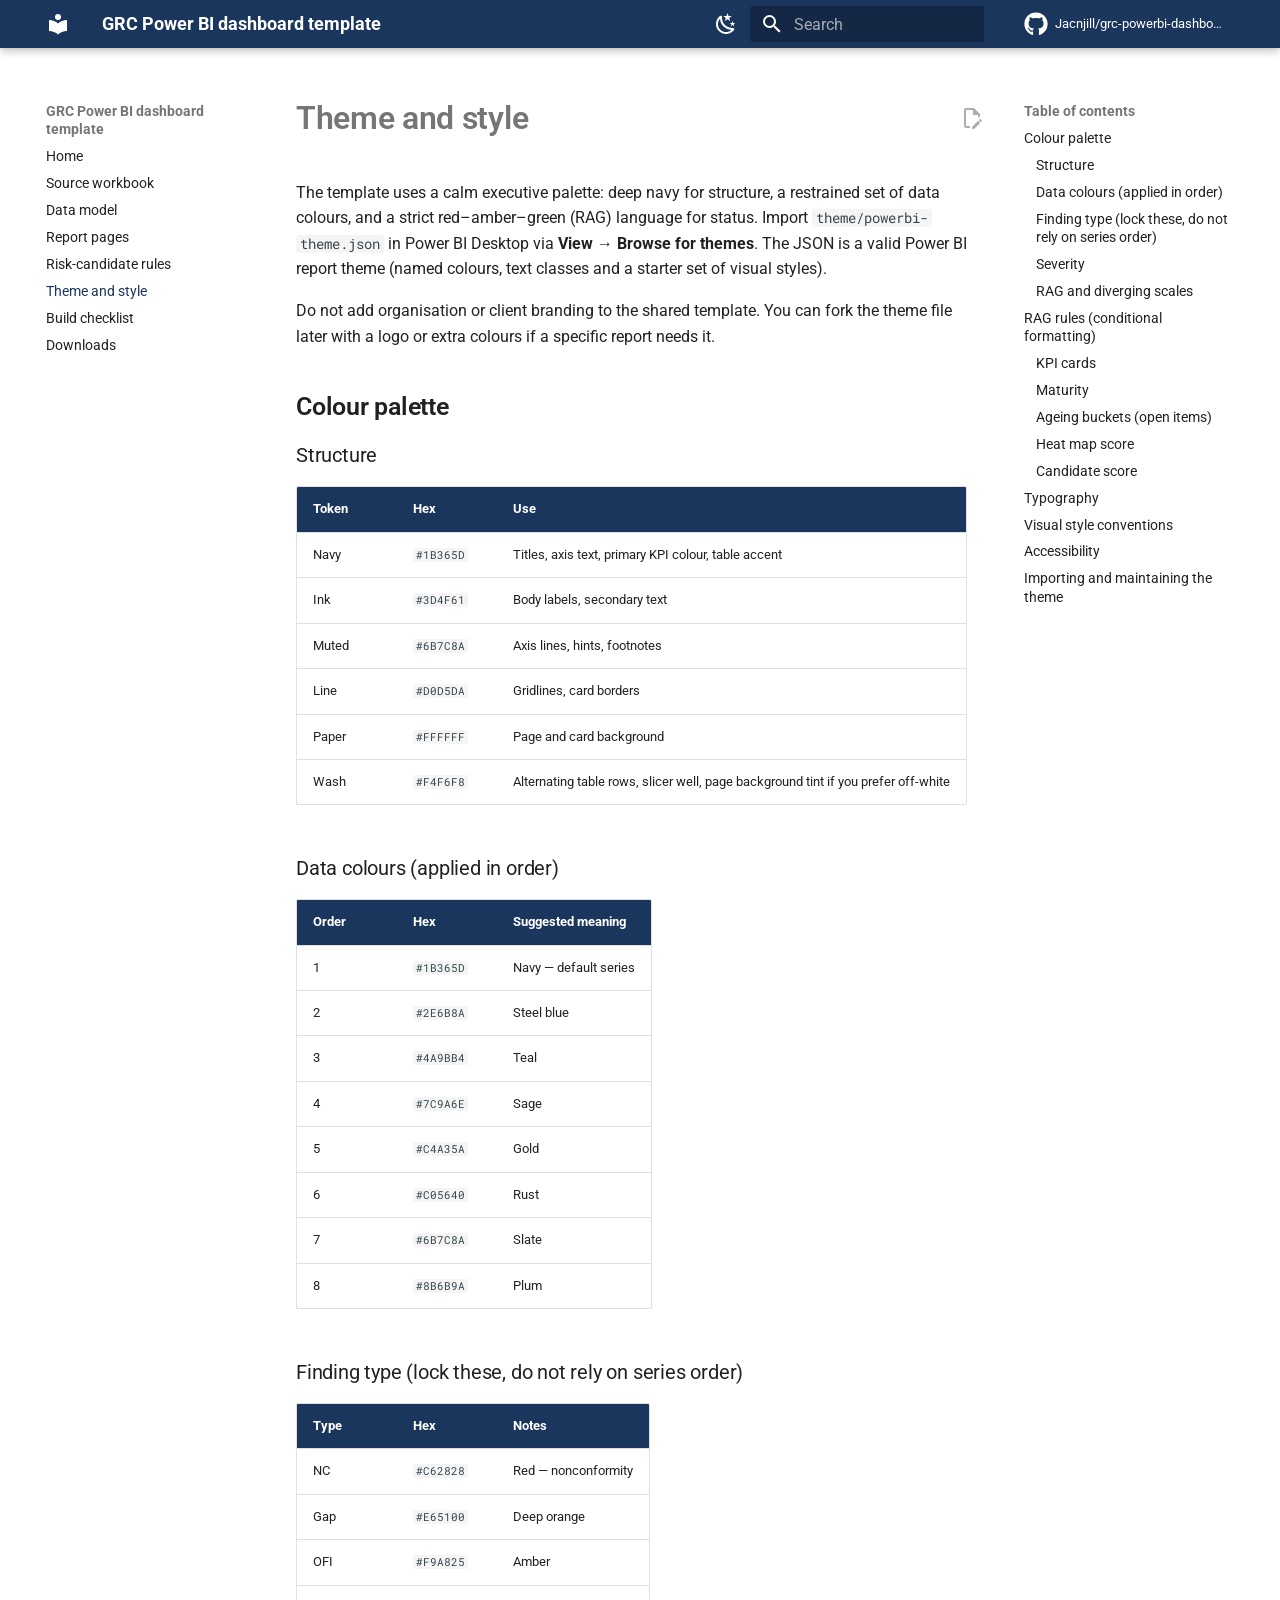
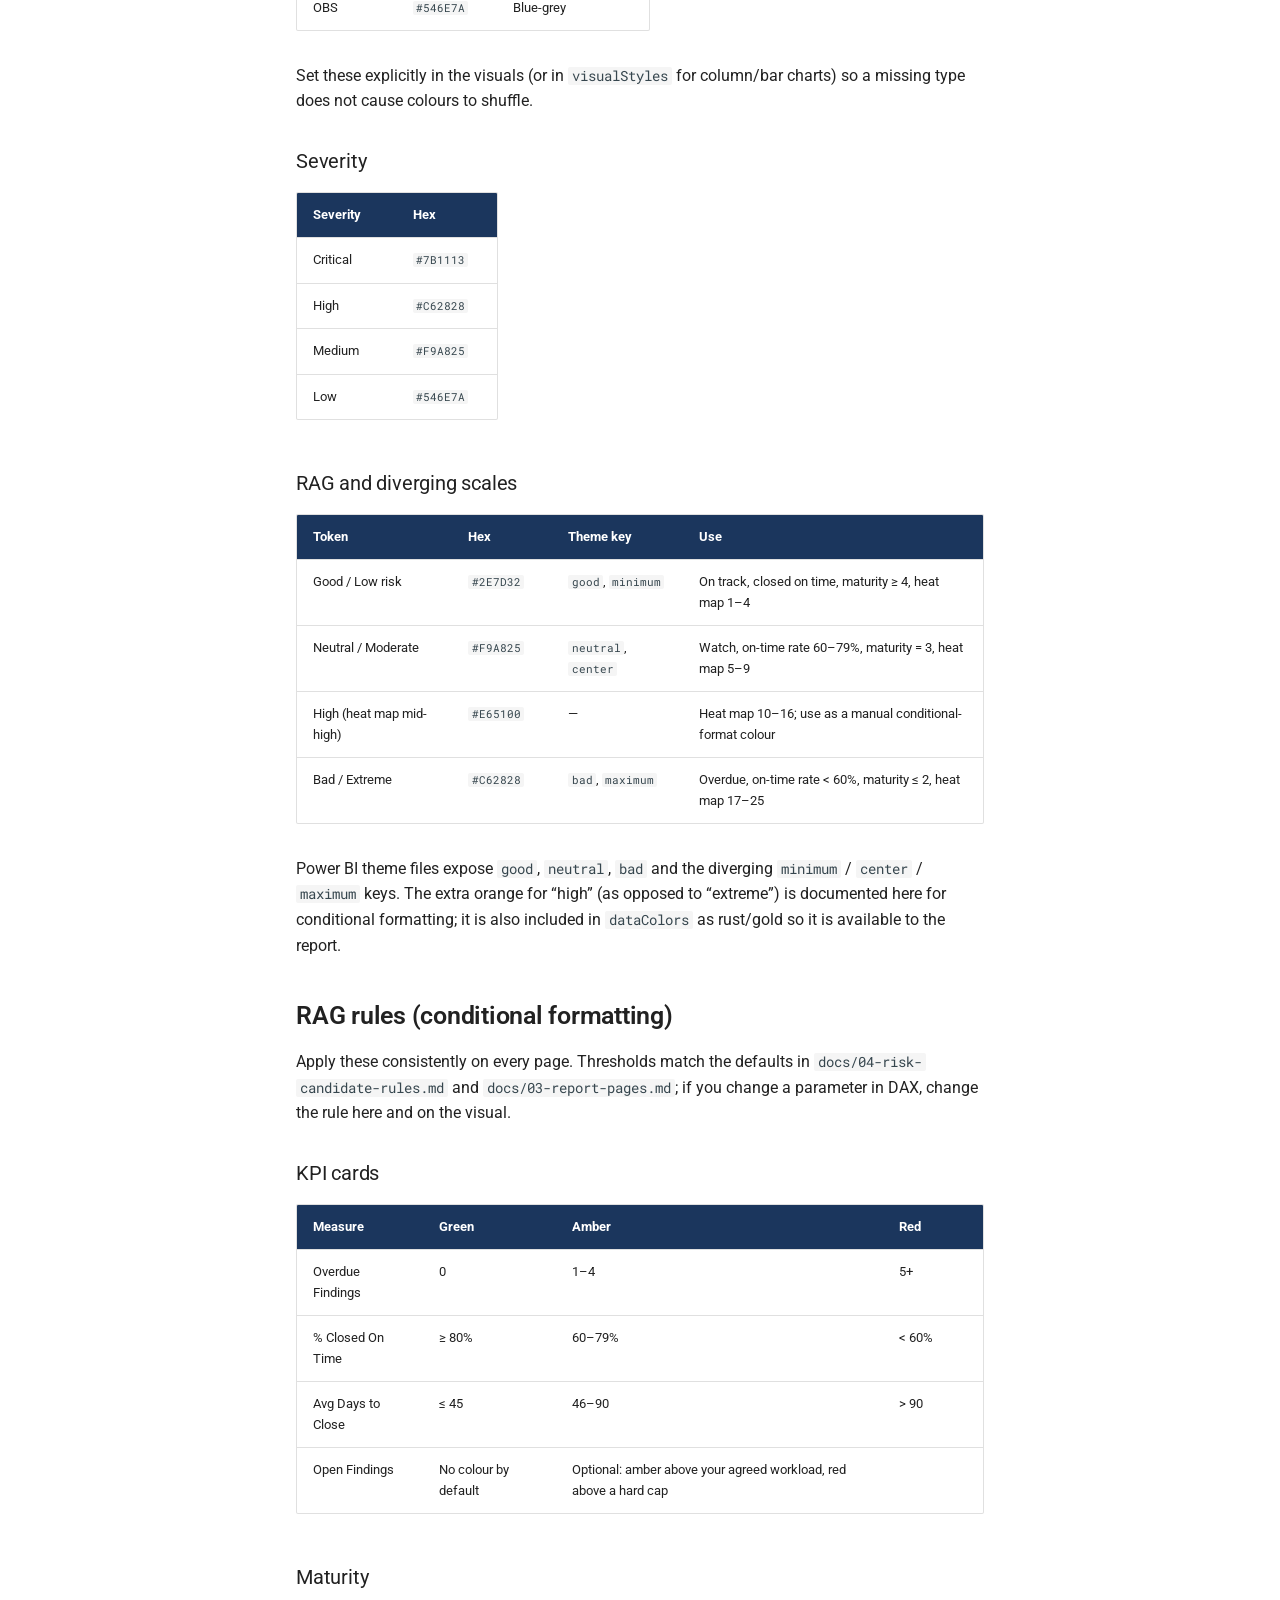
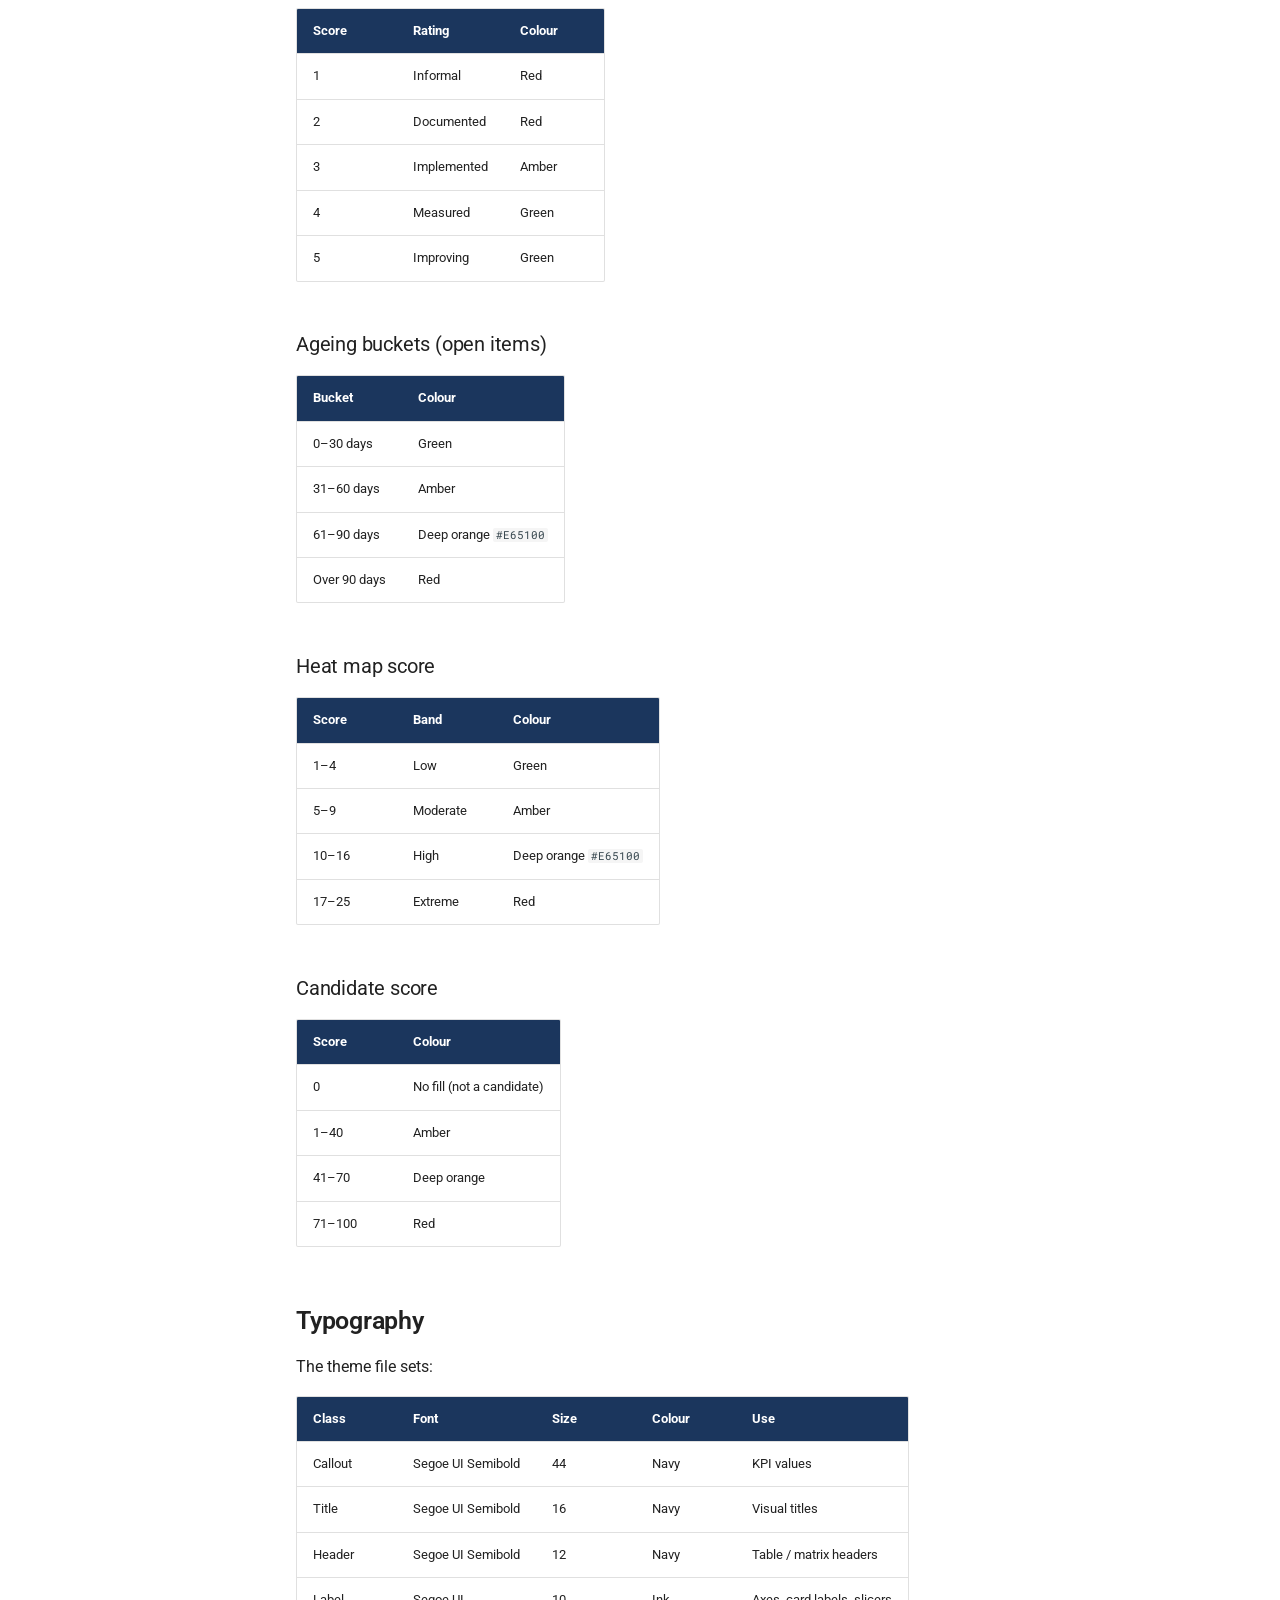
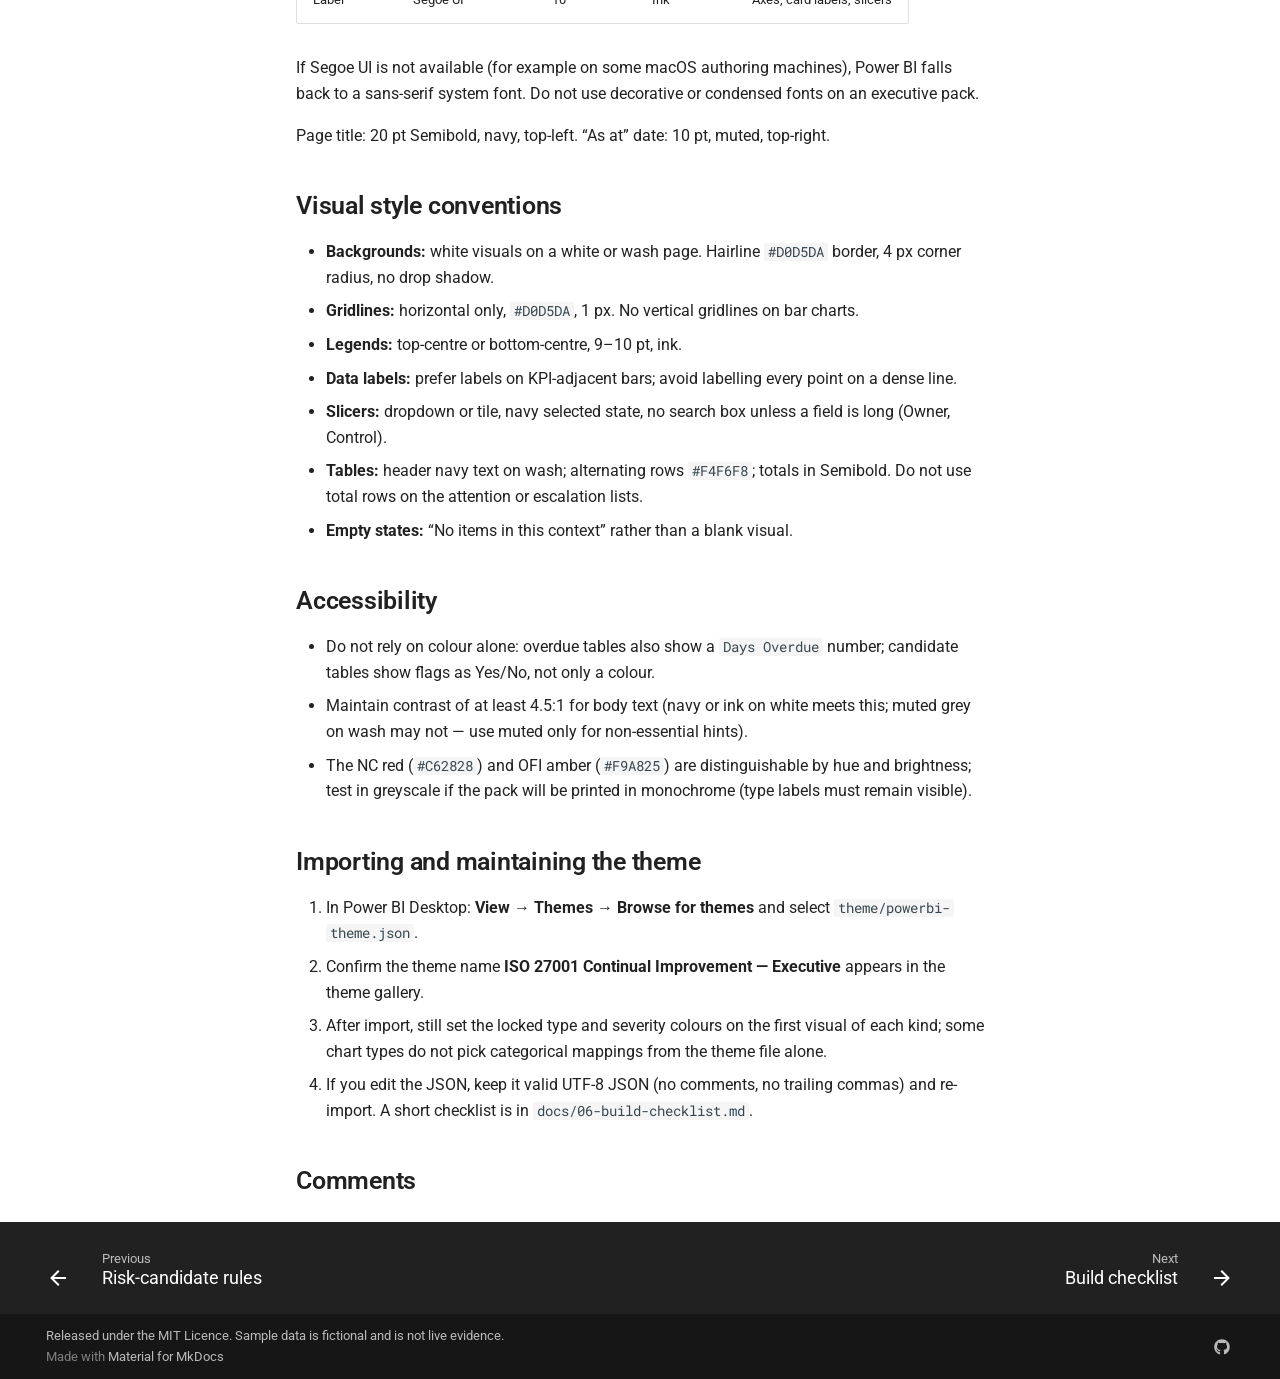
<file: 05-theme-and-style/index.html>
<!doctype html>
<html lang="en" class="no-js">
  <head>
    
      <meta charset="utf-8">
      <meta name="viewport" content="width=device-width,initial-scale=1">
      
        <meta name="description" content="A reusable Power BI template for an executive ISO 27001 continual improvement and internal audit dashboard.">
      
      
      
        <link rel="canonical" href="https://jacnjill.github.io/grc-powerbi-dashboard-template/05-theme-and-style/">
      
      
        <link rel="prev" href="../04-risk-candidate-rules/">
      
      
        <link rel="next" href="../06-build-checklist/">
      
      
        
      
      
      <link rel="icon" href="../assets/images/favicon.png">
      <meta name="generator" content="mkdocs-1.6.1, mkdocs-material-9.8.1">
    
    
      
        <title>Theme and style - GRC Power BI dashboard template</title>
      
    
    
      <link rel="stylesheet" href="../assets/stylesheets/main.57a0d79d.min.css">
      
        
        <link rel="stylesheet" href="../assets/stylesheets/palette.fb2fffe2.min.css">
      
      


    
    
      
    
    
      
        
        
        <link rel="preconnect" href="https://fonts.gstatic.com" crossorigin>
        <link rel="stylesheet" href="https://fonts.googleapis.com/css?family=Roboto:300,300i,400,400i,700,700i%7CRoboto+Mono:400,400i,700,700i&display=fallback">
        <style>:root{--md-text-font:"Roboto";--md-code-font:"Roboto Mono"}</style>
      
    
    
      <link rel="stylesheet" href="../stylesheets/extra.css">
    
    <script>__md_scope=new URL("..",location),__md_hash=e=>[...e].reduce(((e,_)=>(e<<5)-e+_.charCodeAt(0)),0),__md_get=(e,_=localStorage,t=__md_scope)=>JSON.parse(_.getItem(t.pathname+"."+e)),__md_set=(e,_,t=localStorage,a=__md_scope)=>{try{t.setItem(a.pathname+"."+e,JSON.stringify(_))}catch(e){}}</script>
    
      

    
    
  </head>
  
  
    
    
      
    
    
    
    
    <body dir="ltr" data-md-color-scheme="default" data-md-color-primary="custom" data-md-color-accent="custom">
  
    
    <input class="md-toggle" data-md-toggle="drawer" type="checkbox" id="__drawer" autocomplete="off">
    <input class="md-toggle" data-md-toggle="search" type="checkbox" id="__search" autocomplete="off">
    <label class="md-overlay" for="__drawer"></label>
    <div data-md-component="skip">
      
        
        <a href="#theme-and-style" class="md-skip">
          Skip to content
        </a>
      
    </div>
    <div data-md-component="announce">
      
    </div>
    
    
      

  

<header class="md-header md-header--shadow" data-md-component="header">
  <nav class="md-header__inner md-grid" aria-label="Header">
    <a href=".." title="GRC Power BI dashboard template" class="md-header__button md-logo" aria-label="GRC Power BI dashboard template" data-md-component="logo">
      
  
  <svg xmlns="http://www.w3.org/2000/svg" viewBox="0 0 24 24"><path d="M12 8a3 3 0 0 0 3-3 3 3 0 0 0-3-3 3 3 0 0 0-3 3 3 3 0 0 0 3 3m0 3.54C9.64 9.35 6.5 8 3 8v11c3.5 0 6.64 1.35 9 3.54 2.36-2.19 5.5-3.54 9-3.54V8c-3.5 0-6.64 1.35-9 3.54"/></svg>

    </a>
    <label class="md-header__button md-icon" for="__drawer">
      
      <svg xmlns="http://www.w3.org/2000/svg" viewBox="0 0 24 24"><path d="M3 6h18v2H3zm0 5h18v2H3zm0 5h18v2H3z"/></svg>
    </label>
    <div class="md-header__title" data-md-component="header-title">
      <div class="md-header__ellipsis">
        <div class="md-header__topic">
          <span class="md-ellipsis">
            GRC Power BI dashboard template
          </span>
        </div>
        <div class="md-header__topic" data-md-component="header-topic">
          <span class="md-ellipsis">
            
              Theme and style
            
          </span>
        </div>
      </div>
    </div>
    
      
        <form class="md-header__option" data-md-component="palette">
  
    
    
    
    <input class="md-option" data-md-color-media="(prefers-color-scheme: light)" data-md-color-scheme="default" data-md-color-primary="custom" data-md-color-accent="custom"  aria-label="Switch to dark mode"  type="radio" name="__palette" id="__palette_0">
    
      <label class="md-header__button md-icon" title="Switch to dark mode" for="__palette_1" hidden>
        <svg xmlns="http://www.w3.org/2000/svg" viewBox="0 0 24 24"><path d="m17.75 4.09-2.53 1.94.91 3.06-2.63-1.81-2.63 1.81.91-3.06-2.53-1.94L12.44 4l1.06-3 1.06 3zm3.5 6.91-1.64 1.25.59 1.98-1.7-1.17-1.7 1.17.59-1.98L15.75 11l2.06-.05L18.5 9l.69 1.95zm-2.28 4.95c.83-.08 1.72 1.1 1.19 1.85-.32.45-.66.87-1.08 1.27C15.17 23 8.84 23 4.94 19.07c-3.91-3.9-3.91-10.24 0-14.14.4-.4.82-.76 1.27-1.08.75-.53 1.93.36 1.85 1.19-.27 2.86.69 5.83 2.89 8.02a9.96 9.96 0 0 0 8.02 2.89m-1.64 2.02a12.08 12.08 0 0 1-7.8-3.47c-2.17-2.19-3.33-5-3.49-7.82-2.81 3.14-2.7 7.96.31 10.98 3.02 3.01 7.84 3.12 10.98.31"/></svg>
      </label>
    
  
    
    
    
    <input class="md-option" data-md-color-media="(prefers-color-scheme: dark)" data-md-color-scheme="slate" data-md-color-primary="custom" data-md-color-accent="custom"  aria-label="Switch to light mode"  type="radio" name="__palette" id="__palette_1">
    
      <label class="md-header__button md-icon" title="Switch to light mode" for="__palette_0" hidden>
        <svg xmlns="http://www.w3.org/2000/svg" viewBox="0 0 24 24"><path d="M12 7a5 5 0 0 1 5 5 5 5 0 0 1-5 5 5 5 0 0 1-5-5 5 5 0 0 1 5-5m0 2a3 3 0 0 0-3 3 3 3 0 0 0 3 3 3 3 0 0 0 3-3 3 3 0 0 0-3-3m0-7 2.39 3.42C13.65 5.15 12.84 5 12 5s-1.65.15-2.39.42zM3.34 7l4.16-.35A7.2 7.2 0 0 0 5.94 8.5c-.44.74-.69 1.5-.83 2.29zm.02 10 1.76-3.77a7.131 7.131 0 0 0 2.38 4.14zM20.65 7l-1.77 3.79a7.02 7.02 0 0 0-2.38-4.15zm-.01 10-4.14.36c.59-.51 1.12-1.14 1.54-1.86.42-.73.69-1.5.83-2.29zM12 22l-2.41-3.44c.74.27 1.55.44 2.41.44.82 0 1.63-.17 2.37-.44z"/></svg>
      </label>
    
  
</form>
      
    
    
      <script>var palette=__md_get("__palette");if(palette&&palette.color){if("(prefers-color-scheme)"===palette.color.media){var media=matchMedia("(prefers-color-scheme: light)"),input=document.querySelector(media.matches?"[data-md-color-media='(prefers-color-scheme: light)']":"[data-md-color-media='(prefers-color-scheme: dark)']");palette.color.media=input.getAttribute("data-md-color-media"),palette.color.scheme=input.getAttribute("data-md-color-scheme"),palette.color.primary=input.getAttribute("data-md-color-primary"),palette.color.accent=input.getAttribute("data-md-color-accent")}for(var[key,value]of Object.entries(palette.color))document.body.setAttribute("data-md-color-"+key,value)}</script>
    
    
    
      
      
        <label class="md-header__button md-icon" for="__search">
          
          <svg xmlns="http://www.w3.org/2000/svg" viewBox="0 0 24 24"><path d="M9.5 3A6.5 6.5 0 0 1 16 9.5c0 1.61-.59 3.09-1.56 4.23l.27.27h.79l5 5-1.5 1.5-5-5v-.79l-.27-.27A6.52 6.52 0 0 1 9.5 16 6.5 6.5 0 0 1 3 9.5 6.5 6.5 0 0 1 9.5 3m0 2C7 5 5 7 5 9.5S7 14 9.5 14 14 12 14 9.5 12 5 9.5 5"/></svg>
        </label>
        <div class="md-search" data-md-component="search" role="dialog">
  <label class="md-search__overlay" for="__search"></label>
  <div class="md-search__inner" role="search">
    <form class="md-search__form" name="search">
      <input type="text" class="md-search__input" name="query" aria-label="Search" placeholder="Search" autocapitalize="off" autocorrect="off" autocomplete="off" spellcheck="false" data-md-component="search-query" required>
      <label class="md-search__icon md-icon" for="__search">
        
        <svg xmlns="http://www.w3.org/2000/svg" viewBox="0 0 24 24"><path d="M9.5 3A6.5 6.5 0 0 1 16 9.5c0 1.61-.59 3.09-1.56 4.23l.27.27h.79l5 5-1.5 1.5-5-5v-.79l-.27-.27A6.52 6.52 0 0 1 9.5 16 6.5 6.5 0 0 1 3 9.5 6.5 6.5 0 0 1 9.5 3m0 2C7 5 5 7 5 9.5S7 14 9.5 14 14 12 14 9.5 12 5 9.5 5"/></svg>
        
        <svg xmlns="http://www.w3.org/2000/svg" viewBox="0 0 24 24"><path d="M20 11v2H8l5.5 5.5-1.42 1.42L4.16 12l7.92-7.92L13.5 5.5 8 11z"/></svg>
      </label>
      <nav class="md-search__options" aria-label="Search">
        
        <button type="reset" class="md-search__icon md-icon" title="Clear" aria-label="Clear" tabindex="-1">
          
          <svg xmlns="http://www.w3.org/2000/svg" viewBox="0 0 24 24"><path d="M19 6.41 17.59 5 12 10.59 6.41 5 5 6.41 10.59 12 5 17.59 6.41 19 12 13.41 17.59 19 19 17.59 13.41 12z"/></svg>
        </button>
      </nav>
      
        <div class="md-search__suggest" data-md-component="search-suggest"></div>
      
    </form>
    <div class="md-search__output">
      <div class="md-search__scrollwrap" tabindex="0" data-md-scrollfix>
        <div class="md-search-result" data-md-component="search-result">
          <div class="md-search-result__meta">
            Initializing search
          </div>
          <ol class="md-search-result__list" role="presentation"></ol>
        </div>
      </div>
    </div>
  </div>
</div>
      
    
    
      <div class="md-header__source">
        <a href="https://github.com/Jacnjill/grc-powerbi-dashboard-template" title="Go to repository" class="md-source" data-md-component="source">
  <div class="md-source__icon md-icon">
    
    <svg xmlns="http://www.w3.org/2000/svg" viewBox="0 0 512 512"><!--! Font Awesome Free 7.1.0 by @fontawesome - https://fontawesome.com License - https://fontawesome.com/license/free (Icons: CC BY 4.0, Fonts: SIL OFL 1.1, Code: MIT License) Copyright 2025 Fonticons, Inc.--><path d="M173.9 397.4c0 2-2.3 3.6-5.2 3.6-3.3.3-5.6-1.3-5.6-3.6 0-2 2.3-3.6 5.2-3.6 3-.3 5.6 1.3 5.6 3.6m-31.1-4.5c-.7 2 1.3 4.3 4.3 4.9 2.6 1 5.6 0 6.2-2s-1.3-4.3-4.3-5.2c-2.6-.7-5.5.3-6.2 2.3m44.2-1.7c-2.9.7-4.9 2.6-4.6 4.9.3 2 2.9 3.3 5.9 2.6 2.9-.7 4.9-2.6 4.6-4.6-.3-1.9-3-3.2-5.9-2.9M252.8 8C114.1 8 8 113.3 8 252c0 110.9 69.8 205.8 169.5 239.2 12.8 2.3 17.3-5.6 17.3-12.1 0-6.2-.3-40.4-.3-61.4 0 0-70 15-84.7-29.8 0 0-11.4-29.1-27.8-36.6 0 0-22.9-15.7 1.6-15.4 0 0 24.9 2 38.6 25.8 21.9 38.6 58.6 27.5 72.9 20.9 2.3-16 8.8-27.1 16-33.7-55.9-6.2-112.3-14.3-112.3-110.5 0-27.5 7.6-41.3 23.6-58.9-2.6-6.5-11.1-33.3 2.6-67.9 20.9-6.5 69 27 69 27 20-5.6 41.5-8.5 62.8-8.5s42.8 2.9 62.8 8.5c0 0 48.1-33.6 69-27 13.7 34.7 5.2 61.4 2.6 67.9 16 17.7 25.8 31.5 25.8 58.9 0 96.5-58.9 104.2-114.8 110.5 9.2 7.9 17 22.9 17 46.4 0 33.7-.3 75.4-.3 83.6 0 6.5 4.6 14.4 17.3 12.1C436.2 457.8 504 362.9 504 252 504 113.3 391.5 8 252.8 8M105.2 352.9c-1.3 1-1 3.3.7 5.2 1.6 1.6 3.9 2.3 5.2 1 1.3-1 1-3.3-.7-5.2-1.6-1.6-3.9-2.3-5.2-1m-10.8-8.1c-.7 1.3.3 2.9 2.3 3.9 1.6 1 3.6.7 4.3-.7.7-1.3-.3-2.9-2.3-3.9-2-.6-3.6-.3-4.3.7m32.4 35.6c-1.6 1.3-1 4.3 1.3 6.2 2.3 2.3 5.2 2.6 6.5 1 1.3-1.3.7-4.3-1.3-6.2-2.2-2.3-5.2-2.6-6.5-1m-11.4-14.7c-1.6 1-1.6 3.6 0 5.9s4.3 3.3 5.6 2.3c1.6-1.3 1.6-3.9 0-6.2-1.4-2.3-4-3.3-5.6-2"/></svg>
  </div>
  <div class="md-source__repository">
    Jacnjill/grc-powerbi-dashboard-template
  </div>
</a>
      </div>
    
  </nav>
  
</header>
    
    <div class="md-container" data-md-component="container">
      
      
        
          
        
      
      <main class="md-main" data-md-component="main">
        <div class="md-main__inner md-grid">
          
            
              
              <div class="md-sidebar md-sidebar--primary" data-md-component="sidebar" data-md-type="navigation" >
                <div class="md-sidebar__scrollwrap">
                  <div class="md-sidebar__inner">
                    



<nav class="md-nav md-nav--primary" aria-label="Navigation" data-md-level="0">
  <label class="md-nav__title" for="__drawer">
    <a href=".." title="GRC Power BI dashboard template" class="md-nav__button md-logo" aria-label="GRC Power BI dashboard template" data-md-component="logo">
      
  
  <svg xmlns="http://www.w3.org/2000/svg" viewBox="0 0 24 24"><path d="M12 8a3 3 0 0 0 3-3 3 3 0 0 0-3-3 3 3 0 0 0-3 3 3 3 0 0 0 3 3m0 3.54C9.64 9.35 6.5 8 3 8v11c3.5 0 6.64 1.35 9 3.54 2.36-2.19 5.5-3.54 9-3.54V8c-3.5 0-6.64 1.35-9 3.54"/></svg>

    </a>
    GRC Power BI dashboard template
  </label>
  
    <div class="md-nav__source">
      <a href="https://github.com/Jacnjill/grc-powerbi-dashboard-template" title="Go to repository" class="md-source" data-md-component="source">
  <div class="md-source__icon md-icon">
    
    <svg xmlns="http://www.w3.org/2000/svg" viewBox="0 0 512 512"><!--! Font Awesome Free 7.1.0 by @fontawesome - https://fontawesome.com License - https://fontawesome.com/license/free (Icons: CC BY 4.0, Fonts: SIL OFL 1.1, Code: MIT License) Copyright 2025 Fonticons, Inc.--><path d="M173.9 397.4c0 2-2.3 3.6-5.2 3.6-3.3.3-5.6-1.3-5.6-3.6 0-2 2.3-3.6 5.2-3.6 3-.3 5.6 1.3 5.6 3.6m-31.1-4.5c-.7 2 1.3 4.3 4.3 4.9 2.6 1 5.6 0 6.2-2s-1.3-4.3-4.3-5.2c-2.6-.7-5.5.3-6.2 2.3m44.2-1.7c-2.9.7-4.9 2.6-4.6 4.9.3 2 2.9 3.3 5.9 2.6 2.9-.7 4.9-2.6 4.6-4.6-.3-1.9-3-3.2-5.9-2.9M252.8 8C114.1 8 8 113.3 8 252c0 110.9 69.8 205.8 169.5 239.2 12.8 2.3 17.3-5.6 17.3-12.1 0-6.2-.3-40.4-.3-61.4 0 0-70 15-84.7-29.8 0 0-11.4-29.1-27.8-36.6 0 0-22.9-15.7 1.6-15.4 0 0 24.9 2 38.6 25.8 21.9 38.6 58.6 27.5 72.9 20.9 2.3-16 8.8-27.1 16-33.7-55.9-6.2-112.3-14.3-112.3-110.5 0-27.5 7.6-41.3 23.6-58.9-2.6-6.5-11.1-33.3 2.6-67.9 20.9-6.5 69 27 69 27 20-5.6 41.5-8.5 62.8-8.5s42.8 2.9 62.8 8.5c0 0 48.1-33.6 69-27 13.7 34.7 5.2 61.4 2.6 67.9 16 17.7 25.8 31.5 25.8 58.9 0 96.5-58.9 104.2-114.8 110.5 9.2 7.9 17 22.9 17 46.4 0 33.7-.3 75.4-.3 83.6 0 6.5 4.6 14.4 17.3 12.1C436.2 457.8 504 362.9 504 252 504 113.3 391.5 8 252.8 8M105.2 352.9c-1.3 1-1 3.3.7 5.2 1.6 1.6 3.9 2.3 5.2 1 1.3-1 1-3.3-.7-5.2-1.6-1.6-3.9-2.3-5.2-1m-10.8-8.1c-.7 1.3.3 2.9 2.3 3.9 1.6 1 3.6.7 4.3-.7.7-1.3-.3-2.9-2.3-3.9-2-.6-3.6-.3-4.3.7m32.4 35.6c-1.6 1.3-1 4.3 1.3 6.2 2.3 2.3 5.2 2.6 6.5 1 1.3-1.3.7-4.3-1.3-6.2-2.2-2.3-5.2-2.6-6.5-1m-11.4-14.7c-1.6 1-1.6 3.6 0 5.9s4.3 3.3 5.6 2.3c1.6-1.3 1.6-3.9 0-6.2-1.4-2.3-4-3.3-5.6-2"/></svg>
  </div>
  <div class="md-source__repository">
    Jacnjill/grc-powerbi-dashboard-template
  </div>
</a>
    </div>
  
  <ul class="md-nav__list" data-md-scrollfix>
    
      
      
  
  
  
  
    <li class="md-nav__item">
      <a href=".." class="md-nav__link">
        
  
  
  <span class="md-ellipsis">
    
  
    Home
  

    
  </span>
  
  

      </a>
    </li>
  

    
      
      
  
  
  
  
    <li class="md-nav__item">
      <a href="../01-source-workbook-spec/" class="md-nav__link">
        
  
  
  <span class="md-ellipsis">
    
  
    Source workbook
  

    
  </span>
  
  

      </a>
    </li>
  

    
      
      
  
  
  
  
    <li class="md-nav__item">
      <a href="../02-data-model/" class="md-nav__link">
        
  
  
  <span class="md-ellipsis">
    
  
    Data model
  

    
  </span>
  
  

      </a>
    </li>
  

    
      
      
  
  
  
  
    <li class="md-nav__item">
      <a href="../03-report-pages/" class="md-nav__link">
        
  
  
  <span class="md-ellipsis">
    
  
    Report pages
  

    
  </span>
  
  

      </a>
    </li>
  

    
      
      
  
  
  
  
    <li class="md-nav__item">
      <a href="../04-risk-candidate-rules/" class="md-nav__link">
        
  
  
  <span class="md-ellipsis">
    
  
    Risk-candidate rules
  

    
  </span>
  
  

      </a>
    </li>
  

    
      
      
  
  
    
  
  
  
    <li class="md-nav__item md-nav__item--active">
      
      <input class="md-nav__toggle md-toggle" type="checkbox" id="__toc">
      
      
        
      
      
        <label class="md-nav__link md-nav__link--active" for="__toc">
          
  
  
  <span class="md-ellipsis">
    
  
    Theme and style
  

    
  </span>
  
  

          <span class="md-nav__icon md-icon"></span>
        </label>
      
      <a href="./" class="md-nav__link md-nav__link--active">
        
  
  
  <span class="md-ellipsis">
    
  
    Theme and style
  

    
  </span>
  
  

      </a>
      
        

<nav class="md-nav md-nav--secondary" aria-label="Table of contents">
  
  
  
    
  
  
    <label class="md-nav__title" for="__toc">
      <span class="md-nav__icon md-icon"></span>
      Table of contents
    </label>
    <ul class="md-nav__list" data-md-component="toc" data-md-scrollfix>
      
        <li class="md-nav__item">
  <a href="#colour-palette" class="md-nav__link">
    <span class="md-ellipsis">
      
        Colour palette
      
    </span>
  </a>
  
    <nav class="md-nav" aria-label="Colour palette">
      <ul class="md-nav__list">
        
          <li class="md-nav__item">
  <a href="#structure" class="md-nav__link">
    <span class="md-ellipsis">
      
        Structure
      
    </span>
  </a>
  
</li>
        
          <li class="md-nav__item">
  <a href="#data-colours-applied-in-order" class="md-nav__link">
    <span class="md-ellipsis">
      
        Data colours (applied in order)
      
    </span>
  </a>
  
</li>
        
          <li class="md-nav__item">
  <a href="#finding-type-lock-these-do-not-rely-on-series-order" class="md-nav__link">
    <span class="md-ellipsis">
      
        Finding type (lock these, do not rely on series order)
      
    </span>
  </a>
  
</li>
        
          <li class="md-nav__item">
  <a href="#severity" class="md-nav__link">
    <span class="md-ellipsis">
      
        Severity
      
    </span>
  </a>
  
</li>
        
          <li class="md-nav__item">
  <a href="#rag-and-diverging-scales" class="md-nav__link">
    <span class="md-ellipsis">
      
        RAG and diverging scales
      
    </span>
  </a>
  
</li>
        
      </ul>
    </nav>
  
</li>
      
        <li class="md-nav__item">
  <a href="#rag-rules-conditional-formatting" class="md-nav__link">
    <span class="md-ellipsis">
      
        RAG rules (conditional formatting)
      
    </span>
  </a>
  
    <nav class="md-nav" aria-label="RAG rules (conditional formatting)">
      <ul class="md-nav__list">
        
          <li class="md-nav__item">
  <a href="#kpi-cards" class="md-nav__link">
    <span class="md-ellipsis">
      
        KPI cards
      
    </span>
  </a>
  
</li>
        
          <li class="md-nav__item">
  <a href="#maturity" class="md-nav__link">
    <span class="md-ellipsis">
      
        Maturity
      
    </span>
  </a>
  
</li>
        
          <li class="md-nav__item">
  <a href="#ageing-buckets-open-items" class="md-nav__link">
    <span class="md-ellipsis">
      
        Ageing buckets (open items)
      
    </span>
  </a>
  
</li>
        
          <li class="md-nav__item">
  <a href="#heat-map-score" class="md-nav__link">
    <span class="md-ellipsis">
      
        Heat map score
      
    </span>
  </a>
  
</li>
        
          <li class="md-nav__item">
  <a href="#candidate-score" class="md-nav__link">
    <span class="md-ellipsis">
      
        Candidate score
      
    </span>
  </a>
  
</li>
        
      </ul>
    </nav>
  
</li>
      
        <li class="md-nav__item">
  <a href="#typography" class="md-nav__link">
    <span class="md-ellipsis">
      
        Typography
      
    </span>
  </a>
  
</li>
      
        <li class="md-nav__item">
  <a href="#visual-style-conventions" class="md-nav__link">
    <span class="md-ellipsis">
      
        Visual style conventions
      
    </span>
  </a>
  
</li>
      
        <li class="md-nav__item">
  <a href="#accessibility" class="md-nav__link">
    <span class="md-ellipsis">
      
        Accessibility
      
    </span>
  </a>
  
</li>
      
        <li class="md-nav__item">
  <a href="#importing-and-maintaining-the-theme" class="md-nav__link">
    <span class="md-ellipsis">
      
        Importing and maintaining the theme
      
    </span>
  </a>
  
</li>
      
    </ul>
  
</nav>
      
    </li>
  

    
      
      
  
  
  
  
    <li class="md-nav__item">
      <a href="../06-build-checklist/" class="md-nav__link">
        
  
  
  <span class="md-ellipsis">
    
  
    Build checklist
  

    
  </span>
  
  

      </a>
    </li>
  

    
      
      
  
  
  
  
    <li class="md-nav__item">
      <a href="../downloads/" class="md-nav__link">
        
  
  
  <span class="md-ellipsis">
    
  
    Downloads
  

    
  </span>
  
  

      </a>
    </li>
  

    
  </ul>
</nav>
                  </div>
                </div>
              </div>
            
            
              
              <div class="md-sidebar md-sidebar--secondary" data-md-component="sidebar" data-md-type="toc" >
                <div class="md-sidebar__scrollwrap">
                  <div class="md-sidebar__inner">
                    

<nav class="md-nav md-nav--secondary" aria-label="Table of contents">
  
  
  
    
  
  
    <label class="md-nav__title" for="__toc">
      <span class="md-nav__icon md-icon"></span>
      Table of contents
    </label>
    <ul class="md-nav__list" data-md-component="toc" data-md-scrollfix>
      
        <li class="md-nav__item">
  <a href="#colour-palette" class="md-nav__link">
    <span class="md-ellipsis">
      
        Colour palette
      
    </span>
  </a>
  
    <nav class="md-nav" aria-label="Colour palette">
      <ul class="md-nav__list">
        
          <li class="md-nav__item">
  <a href="#structure" class="md-nav__link">
    <span class="md-ellipsis">
      
        Structure
      
    </span>
  </a>
  
</li>
        
          <li class="md-nav__item">
  <a href="#data-colours-applied-in-order" class="md-nav__link">
    <span class="md-ellipsis">
      
        Data colours (applied in order)
      
    </span>
  </a>
  
</li>
        
          <li class="md-nav__item">
  <a href="#finding-type-lock-these-do-not-rely-on-series-order" class="md-nav__link">
    <span class="md-ellipsis">
      
        Finding type (lock these, do not rely on series order)
      
    </span>
  </a>
  
</li>
        
          <li class="md-nav__item">
  <a href="#severity" class="md-nav__link">
    <span class="md-ellipsis">
      
        Severity
      
    </span>
  </a>
  
</li>
        
          <li class="md-nav__item">
  <a href="#rag-and-diverging-scales" class="md-nav__link">
    <span class="md-ellipsis">
      
        RAG and diverging scales
      
    </span>
  </a>
  
</li>
        
      </ul>
    </nav>
  
</li>
      
        <li class="md-nav__item">
  <a href="#rag-rules-conditional-formatting" class="md-nav__link">
    <span class="md-ellipsis">
      
        RAG rules (conditional formatting)
      
    </span>
  </a>
  
    <nav class="md-nav" aria-label="RAG rules (conditional formatting)">
      <ul class="md-nav__list">
        
          <li class="md-nav__item">
  <a href="#kpi-cards" class="md-nav__link">
    <span class="md-ellipsis">
      
        KPI cards
      
    </span>
  </a>
  
</li>
        
          <li class="md-nav__item">
  <a href="#maturity" class="md-nav__link">
    <span class="md-ellipsis">
      
        Maturity
      
    </span>
  </a>
  
</li>
        
          <li class="md-nav__item">
  <a href="#ageing-buckets-open-items" class="md-nav__link">
    <span class="md-ellipsis">
      
        Ageing buckets (open items)
      
    </span>
  </a>
  
</li>
        
          <li class="md-nav__item">
  <a href="#heat-map-score" class="md-nav__link">
    <span class="md-ellipsis">
      
        Heat map score
      
    </span>
  </a>
  
</li>
        
          <li class="md-nav__item">
  <a href="#candidate-score" class="md-nav__link">
    <span class="md-ellipsis">
      
        Candidate score
      
    </span>
  </a>
  
</li>
        
      </ul>
    </nav>
  
</li>
      
        <li class="md-nav__item">
  <a href="#typography" class="md-nav__link">
    <span class="md-ellipsis">
      
        Typography
      
    </span>
  </a>
  
</li>
      
        <li class="md-nav__item">
  <a href="#visual-style-conventions" class="md-nav__link">
    <span class="md-ellipsis">
      
        Visual style conventions
      
    </span>
  </a>
  
</li>
      
        <li class="md-nav__item">
  <a href="#accessibility" class="md-nav__link">
    <span class="md-ellipsis">
      
        Accessibility
      
    </span>
  </a>
  
</li>
      
        <li class="md-nav__item">
  <a href="#importing-and-maintaining-the-theme" class="md-nav__link">
    <span class="md-ellipsis">
      
        Importing and maintaining the theme
      
    </span>
  </a>
  
</li>
      
    </ul>
  
</nav>
                  </div>
                </div>
              </div>
            
          
          
            <div class="md-content" data-md-component="content">
              
              <article class="md-content__inner md-typeset">
                
                  


  
    <a href="https://github.com/Jacnjill/grc-powerbi-dashboard-template/edit/main/docs/05-theme-and-style.md" title="Edit this page" class="md-content__button md-icon" rel="edit">
      
      <svg xmlns="http://www.w3.org/2000/svg" viewBox="0 0 24 24"><path d="M10 20H6V4h7v5h5v3.1l2-2V8l-6-6H6c-1.1 0-2 .9-2 2v16c0 1.1.9 2 2 2h4zm10.2-7c.1 0 .3.1.4.2l1.3 1.3c.2.2.2.6 0 .8l-1 1-2.1-2.1 1-1c.1-.1.2-.2.4-.2m0 3.9L14.1 23H12v-2.1l6.1-6.1z"/></svg>
    </a>
  
  


<h1 id="theme-and-style">Theme and style<a class="headerlink" href="#theme-and-style" title="Permanent link">&para;</a></h1>
<p>The template uses a calm executive palette: deep navy for structure, a restrained set of data colours, and a strict red–amber–green (RAG) language for status. Import <code>theme/powerbi-theme.json</code> in Power BI Desktop via <strong>View → Browse for themes</strong>. The JSON is a valid Power BI report theme (named colours, text classes and a starter set of visual styles).</p>
<p>Do not add organisation or client branding to the shared template. You can fork the theme file later with a logo or extra colours if a specific report needs it.</p>
<h2 id="colour-palette">Colour palette<a class="headerlink" href="#colour-palette" title="Permanent link">&para;</a></h2>
<h3 id="structure">Structure<a class="headerlink" href="#structure" title="Permanent link">&para;</a></h3>
<table>
<thead>
<tr>
<th>Token</th>
<th>Hex</th>
<th>Use</th>
</tr>
</thead>
<tbody>
<tr>
<td>Navy</td>
<td><code>#1B365D</code></td>
<td>Titles, axis text, primary KPI colour, table accent</td>
</tr>
<tr>
<td>Ink</td>
<td><code>#3D4F61</code></td>
<td>Body labels, secondary text</td>
</tr>
<tr>
<td>Muted</td>
<td><code>#6B7C8A</code></td>
<td>Axis lines, hints, footnotes</td>
</tr>
<tr>
<td>Line</td>
<td><code>#D0D5DA</code></td>
<td>Gridlines, card borders</td>
</tr>
<tr>
<td>Paper</td>
<td><code>#FFFFFF</code></td>
<td>Page and card background</td>
</tr>
<tr>
<td>Wash</td>
<td><code>#F4F6F8</code></td>
<td>Alternating table rows, slicer well, page background tint if you prefer off-white</td>
</tr>
</tbody>
</table>
<h3 id="data-colours-applied-in-order">Data colours (applied in order)<a class="headerlink" href="#data-colours-applied-in-order" title="Permanent link">&para;</a></h3>
<table>
<thead>
<tr>
<th>Order</th>
<th>Hex</th>
<th>Suggested meaning</th>
</tr>
</thead>
<tbody>
<tr>
<td>1</td>
<td><code>#1B365D</code></td>
<td>Navy — default series</td>
</tr>
<tr>
<td>2</td>
<td><code>#2E6B8A</code></td>
<td>Steel blue</td>
</tr>
<tr>
<td>3</td>
<td><code>#4A9BB4</code></td>
<td>Teal</td>
</tr>
<tr>
<td>4</td>
<td><code>#7C9A6E</code></td>
<td>Sage</td>
</tr>
<tr>
<td>5</td>
<td><code>#C4A35A</code></td>
<td>Gold</td>
</tr>
<tr>
<td>6</td>
<td><code>#C05640</code></td>
<td>Rust</td>
</tr>
<tr>
<td>7</td>
<td><code>#6B7C8A</code></td>
<td>Slate</td>
</tr>
<tr>
<td>8</td>
<td><code>#8B6B9A</code></td>
<td>Plum</td>
</tr>
</tbody>
</table>
<h3 id="finding-type-lock-these-do-not-rely-on-series-order">Finding type (lock these, do not rely on series order)<a class="headerlink" href="#finding-type-lock-these-do-not-rely-on-series-order" title="Permanent link">&para;</a></h3>
<table>
<thead>
<tr>
<th>Type</th>
<th>Hex</th>
<th>Notes</th>
</tr>
</thead>
<tbody>
<tr>
<td>NC</td>
<td><code>#C62828</code></td>
<td>Red — nonconformity</td>
</tr>
<tr>
<td>Gap</td>
<td><code>#E65100</code></td>
<td>Deep orange</td>
</tr>
<tr>
<td>OFI</td>
<td><code>#F9A825</code></td>
<td>Amber</td>
</tr>
<tr>
<td>OBS</td>
<td><code>#546E7A</code></td>
<td>Blue-grey</td>
</tr>
</tbody>
</table>
<p>Set these explicitly in the visuals (or in <code>visualStyles</code> for column/bar charts) so a missing type does not cause colours to shuffle.</p>
<h3 id="severity">Severity<a class="headerlink" href="#severity" title="Permanent link">&para;</a></h3>
<table>
<thead>
<tr>
<th>Severity</th>
<th>Hex</th>
</tr>
</thead>
<tbody>
<tr>
<td>Critical</td>
<td><code>#7B1113</code></td>
</tr>
<tr>
<td>High</td>
<td><code>#C62828</code></td>
</tr>
<tr>
<td>Medium</td>
<td><code>#F9A825</code></td>
</tr>
<tr>
<td>Low</td>
<td><code>#546E7A</code></td>
</tr>
</tbody>
</table>
<h3 id="rag-and-diverging-scales">RAG and diverging scales<a class="headerlink" href="#rag-and-diverging-scales" title="Permanent link">&para;</a></h3>
<table>
<thead>
<tr>
<th>Token</th>
<th>Hex</th>
<th>Theme key</th>
<th>Use</th>
</tr>
</thead>
<tbody>
<tr>
<td>Good / Low risk</td>
<td><code>#2E7D32</code></td>
<td><code>good</code>, <code>minimum</code></td>
<td>On track, closed on time, maturity ≥ 4, heat map 1–4</td>
</tr>
<tr>
<td>Neutral / Moderate</td>
<td><code>#F9A825</code></td>
<td><code>neutral</code>, <code>center</code></td>
<td>Watch, on-time rate 60–79%, maturity = 3, heat map 5–9</td>
</tr>
<tr>
<td>High (heat map mid-high)</td>
<td><code>#E65100</code></td>
<td>—</td>
<td>Heat map 10–16; use as a manual conditional-format colour</td>
</tr>
<tr>
<td>Bad / Extreme</td>
<td><code>#C62828</code></td>
<td><code>bad</code>, <code>maximum</code></td>
<td>Overdue, on-time rate &lt; 60%, maturity ≤ 2, heat map 17–25</td>
</tr>
</tbody>
</table>
<p>Power BI theme files expose <code>good</code>, <code>neutral</code>, <code>bad</code> and the diverging <code>minimum</code> / <code>center</code> / <code>maximum</code> keys. The extra orange for “high” (as opposed to “extreme”) is documented here for conditional formatting; it is also included in <code>dataColors</code> as rust/gold so it is available to the report.</p>
<h2 id="rag-rules-conditional-formatting">RAG rules (conditional formatting)<a class="headerlink" href="#rag-rules-conditional-formatting" title="Permanent link">&para;</a></h2>
<p>Apply these consistently on every page. Thresholds match the defaults in <code>docs/04-risk-candidate-rules.md</code> and <code>docs/03-report-pages.md</code>; if you change a parameter in DAX, change the rule here and on the visual.</p>
<h3 id="kpi-cards">KPI cards<a class="headerlink" href="#kpi-cards" title="Permanent link">&para;</a></h3>
<table>
<thead>
<tr>
<th>Measure</th>
<th>Green</th>
<th>Amber</th>
<th>Red</th>
</tr>
</thead>
<tbody>
<tr>
<td>Overdue Findings</td>
<td>0</td>
<td>1–4</td>
<td>5+</td>
</tr>
<tr>
<td>% Closed On Time</td>
<td>≥ 80%</td>
<td>60–79%</td>
<td>&lt; 60%</td>
</tr>
<tr>
<td>Avg Days to Close</td>
<td>≤ 45</td>
<td>46–90</td>
<td>&gt; 90</td>
</tr>
<tr>
<td>Open Findings</td>
<td>No colour by default</td>
<td>Optional: amber above your agreed workload, red above a hard cap</td>
<td></td>
</tr>
</tbody>
</table>
<h3 id="maturity">Maturity<a class="headerlink" href="#maturity" title="Permanent link">&para;</a></h3>
<table>
<thead>
<tr>
<th>Score</th>
<th>Rating</th>
<th>Colour</th>
</tr>
</thead>
<tbody>
<tr>
<td>1</td>
<td>Informal</td>
<td>Red</td>
</tr>
<tr>
<td>2</td>
<td>Documented</td>
<td>Red</td>
</tr>
<tr>
<td>3</td>
<td>Implemented</td>
<td>Amber</td>
</tr>
<tr>
<td>4</td>
<td>Measured</td>
<td>Green</td>
</tr>
<tr>
<td>5</td>
<td>Improving</td>
<td>Green</td>
</tr>
</tbody>
</table>
<h3 id="ageing-buckets-open-items">Ageing buckets (open items)<a class="headerlink" href="#ageing-buckets-open-items" title="Permanent link">&para;</a></h3>
<table>
<thead>
<tr>
<th>Bucket</th>
<th>Colour</th>
</tr>
</thead>
<tbody>
<tr>
<td>0–30 days</td>
<td>Green</td>
</tr>
<tr>
<td>31–60 days</td>
<td>Amber</td>
</tr>
<tr>
<td>61–90 days</td>
<td>Deep orange <code>#E65100</code></td>
</tr>
<tr>
<td>Over 90 days</td>
<td>Red</td>
</tr>
</tbody>
</table>
<h3 id="heat-map-score">Heat map score<a class="headerlink" href="#heat-map-score" title="Permanent link">&para;</a></h3>
<table>
<thead>
<tr>
<th>Score</th>
<th>Band</th>
<th>Colour</th>
</tr>
</thead>
<tbody>
<tr>
<td>1–4</td>
<td>Low</td>
<td>Green</td>
</tr>
<tr>
<td>5–9</td>
<td>Moderate</td>
<td>Amber</td>
</tr>
<tr>
<td>10–16</td>
<td>High</td>
<td>Deep orange <code>#E65100</code></td>
</tr>
<tr>
<td>17–25</td>
<td>Extreme</td>
<td>Red</td>
</tr>
</tbody>
</table>
<h3 id="candidate-score">Candidate score<a class="headerlink" href="#candidate-score" title="Permanent link">&para;</a></h3>
<table>
<thead>
<tr>
<th>Score</th>
<th>Colour</th>
</tr>
</thead>
<tbody>
<tr>
<td>0</td>
<td>No fill (not a candidate)</td>
</tr>
<tr>
<td>1–40</td>
<td>Amber</td>
</tr>
<tr>
<td>41–70</td>
<td>Deep orange</td>
</tr>
<tr>
<td>71–100</td>
<td>Red</td>
</tr>
</tbody>
</table>
<h2 id="typography">Typography<a class="headerlink" href="#typography" title="Permanent link">&para;</a></h2>
<p>The theme file sets:</p>
<table>
<thead>
<tr>
<th>Class</th>
<th>Font</th>
<th>Size</th>
<th>Colour</th>
<th>Use</th>
</tr>
</thead>
<tbody>
<tr>
<td>Callout</td>
<td>Segoe UI Semibold</td>
<td>44</td>
<td>Navy</td>
<td>KPI values</td>
</tr>
<tr>
<td>Title</td>
<td>Segoe UI Semibold</td>
<td>16</td>
<td>Navy</td>
<td>Visual titles</td>
</tr>
<tr>
<td>Header</td>
<td>Segoe UI Semibold</td>
<td>12</td>
<td>Navy</td>
<td>Table / matrix headers</td>
</tr>
<tr>
<td>Label</td>
<td>Segoe UI</td>
<td>10</td>
<td>Ink</td>
<td>Axes, card labels, slicers</td>
</tr>
</tbody>
</table>
<p>If Segoe UI is not available (for example on some macOS authoring machines), Power BI falls back to a sans-serif system font. Do not use decorative or condensed fonts on an executive pack.</p>
<p>Page title: 20 pt Semibold, navy, top-left. “As at” date: 10 pt, muted, top-right.</p>
<h2 id="visual-style-conventions">Visual style conventions<a class="headerlink" href="#visual-style-conventions" title="Permanent link">&para;</a></h2>
<ul>
<li><strong>Backgrounds:</strong> white visuals on a white or wash page. Hairline <code>#D0D5DA</code> border, 4 px corner radius, no drop shadow.</li>
<li><strong>Gridlines:</strong> horizontal only, <code>#D0D5DA</code>, 1 px. No vertical gridlines on bar charts.</li>
<li><strong>Legends:</strong> top-centre or bottom-centre, 9–10 pt, ink.</li>
<li><strong>Data labels:</strong> prefer labels on KPI-adjacent bars; avoid labelling every point on a dense line.</li>
<li><strong>Slicers:</strong> dropdown or tile, navy selected state, no search box unless a field is long (Owner, Control).</li>
<li><strong>Tables:</strong> header navy text on wash; alternating rows <code>#F4F6F8</code>; totals in Semibold. Do not use total rows on the attention or escalation lists.</li>
<li><strong>Empty states:</strong> “No items in this context” rather than a blank visual.</li>
</ul>
<h2 id="accessibility">Accessibility<a class="headerlink" href="#accessibility" title="Permanent link">&para;</a></h2>
<ul>
<li>Do not rely on colour alone: overdue tables also show a <code>Days Overdue</code> number; candidate tables show flags as Yes/No, not only a colour.</li>
<li>Maintain contrast of at least 4.5:1 for body text (navy or ink on white meets this; muted grey on wash may not — use muted only for non-essential hints).</li>
<li>The NC red (<code>#C62828</code>) and OFI amber (<code>#F9A825</code>) are distinguishable by hue and brightness; test in greyscale if the pack will be printed in monochrome (type labels must remain visible).</li>
</ul>
<h2 id="importing-and-maintaining-the-theme">Importing and maintaining the theme<a class="headerlink" href="#importing-and-maintaining-the-theme" title="Permanent link">&para;</a></h2>
<ol>
<li>In Power BI Desktop: <strong>View → Themes → Browse for themes</strong> and select <code>theme/powerbi-theme.json</code>.</li>
<li>Confirm the theme name <strong>ISO 27001 Continual Improvement — Executive</strong> appears in the theme gallery.</li>
<li>After import, still set the locked type and severity colours on the first visual of each kind; some chart types do not pick categorical mappings from the theme file alone.</li>
<li>If you edit the JSON, keep it valid UTF-8 JSON (no comments, no trailing commas) and re-import. A short checklist is in <code>docs/06-build-checklist.md</code>.</li>
</ol>







  
  






  <h2 id="__comments">Comments</h2>
  <!-- Comments use giscus (GitHub Discussions). The giscus GitHub App must be
       installed on this repository: https://github.com/apps/giscus
       The Comments category could not be created via API; this site uses the
       default Announcements category (announcement format, which giscus recommends). -->
  <script src="https://giscus.app/client.js"
          data-repo="Jacnjill/grc-powerbi-dashboard-template"
          data-repo-id="R_kgDOVqxk-Q"
          data-category="Announcements"
          data-category-id="DIC_kwDOVqxk-c4DK5T4"
          data-mapping="pathname"
          data-strict="0"
          data-reactions-enabled="1"
          data-emit-metadata="0"
          data-input-position="bottom"
          data-theme="preferred_color_scheme"
          data-lang="en"
          crossorigin="anonymous"
          async>
  </script>

                
              </article>
            </div>
          
          
<script>var target=document.getElementById(location.hash.slice(1));target&&target.name&&(target.checked=target.name.startsWith("__tabbed_"))</script>
        </div>
        
          <button type="button" class="md-top md-icon" data-md-component="top" hidden>
  
  <svg xmlns="http://www.w3.org/2000/svg" viewBox="0 0 24 24"><path d="M13 20h-2V8l-5.5 5.5-1.42-1.42L12 4.16l7.92 7.92-1.42 1.42L13 8z"/></svg>
  Back to top
</button>
        
      </main>
      
        <footer class="md-footer">
  
    
      
      <nav class="md-footer__inner md-grid" aria-label="Footer" >
        
          
          <a href="../04-risk-candidate-rules/" class="md-footer__link md-footer__link--prev" aria-label="Previous: Risk-candidate rules">
            <div class="md-footer__button md-icon">
              
              <svg xmlns="http://www.w3.org/2000/svg" viewBox="0 0 24 24"><path d="M20 11v2H8l5.5 5.5-1.42 1.42L4.16 12l7.92-7.92L13.5 5.5 8 11z"/></svg>
            </div>
            <div class="md-footer__title">
              <span class="md-footer__direction">
                Previous
              </span>
              <div class="md-ellipsis">
                Risk-candidate rules
              </div>
            </div>
          </a>
        
        
          
          <a href="../06-build-checklist/" class="md-footer__link md-footer__link--next" aria-label="Next: Build checklist">
            <div class="md-footer__title">
              <span class="md-footer__direction">
                Next
              </span>
              <div class="md-ellipsis">
                Build checklist
              </div>
            </div>
            <div class="md-footer__button md-icon">
              
              <svg xmlns="http://www.w3.org/2000/svg" viewBox="0 0 24 24"><path d="M4 11v2h12l-5.5 5.5 1.42 1.42L19.84 12l-7.92-7.92L10.5 5.5 16 11z"/></svg>
            </div>
          </a>
        
      </nav>
    
  
  <div class="md-footer-meta md-typeset">
    <div class="md-footer-meta__inner md-grid">
      <div class="md-copyright">
  
    <div class="md-copyright__highlight">
      Released under the MIT Licence. Sample data is fictional and is not live evidence.
    </div>
  
  
    Made with
    <a href="https://squidfunk.github.io/mkdocs-material/" target="_blank" rel="noopener">
      Material for MkDocs
    </a>
  
</div>
      
        
<div class="md-social">
  
    
    
    
    
    <a href="https://github.com/Jacnjill/grc-powerbi-dashboard-template" target="_blank" rel="noopener" title="Repository on GitHub" class="md-social__link">
      <svg xmlns="http://www.w3.org/2000/svg" viewBox="0 0 512 512"><!--! Font Awesome Free 7.1.0 by @fontawesome - https://fontawesome.com License - https://fontawesome.com/license/free (Icons: CC BY 4.0, Fonts: SIL OFL 1.1, Code: MIT License) Copyright 2025 Fonticons, Inc.--><path d="M173.9 397.4c0 2-2.3 3.6-5.2 3.6-3.3.3-5.6-1.3-5.6-3.6 0-2 2.3-3.6 5.2-3.6 3-.3 5.6 1.3 5.6 3.6m-31.1-4.5c-.7 2 1.3 4.3 4.3 4.9 2.6 1 5.6 0 6.2-2s-1.3-4.3-4.3-5.2c-2.6-.7-5.5.3-6.2 2.3m44.2-1.7c-2.9.7-4.9 2.6-4.6 4.9.3 2 2.9 3.3 5.9 2.6 2.9-.7 4.9-2.6 4.6-4.6-.3-1.9-3-3.2-5.9-2.9M252.8 8C114.1 8 8 113.3 8 252c0 110.9 69.8 205.8 169.5 239.2 12.8 2.3 17.3-5.6 17.3-12.1 0-6.2-.3-40.4-.3-61.4 0 0-70 15-84.7-29.8 0 0-11.4-29.1-27.8-36.6 0 0-22.9-15.7 1.6-15.4 0 0 24.9 2 38.6 25.8 21.9 38.6 58.6 27.5 72.9 20.9 2.3-16 8.8-27.1 16-33.7-55.9-6.2-112.3-14.3-112.3-110.5 0-27.5 7.6-41.3 23.6-58.9-2.6-6.5-11.1-33.3 2.6-67.9 20.9-6.5 69 27 69 27 20-5.6 41.5-8.5 62.8-8.5s42.8 2.9 62.8 8.5c0 0 48.1-33.6 69-27 13.7 34.7 5.2 61.4 2.6 67.9 16 17.7 25.8 31.5 25.8 58.9 0 96.5-58.9 104.2-114.8 110.5 9.2 7.9 17 22.9 17 46.4 0 33.7-.3 75.4-.3 83.6 0 6.5 4.6 14.4 17.3 12.1C436.2 457.8 504 362.9 504 252 504 113.3 391.5 8 252.8 8M105.2 352.9c-1.3 1-1 3.3.7 5.2 1.6 1.6 3.9 2.3 5.2 1 1.3-1 1-3.3-.7-5.2-1.6-1.6-3.9-2.3-5.2-1m-10.8-8.1c-.7 1.3.3 2.9 2.3 3.9 1.6 1 3.6.7 4.3-.7.7-1.3-.3-2.9-2.3-3.9-2-.6-3.6-.3-4.3.7m32.4 35.6c-1.6 1.3-1 4.3 1.3 6.2 2.3 2.3 5.2 2.6 6.5 1 1.3-1.3.7-4.3-1.3-6.2-2.2-2.3-5.2-2.6-6.5-1m-11.4-14.7c-1.6 1-1.6 3.6 0 5.9s4.3 3.3 5.6 2.3c1.6-1.3 1.6-3.9 0-6.2-1.4-2.3-4-3.3-5.6-2"/></svg>
    </a>
  
</div>
      
    </div>
  </div>
</footer>
      
    </div>
    <div class="md-dialog" data-md-component="dialog">
      <div class="md-dialog__inner md-typeset"></div>
    </div>
    
    
    
      
      
      <script id="__config" type="application/json">{"annotate": null, "base": "..", "features": ["navigation.sections", "navigation.expand", "navigation.top", "navigation.footer", "search.highlight", "search.suggest", "content.code.copy", "content.action.edit", "toc.follow"], "search": "../assets/javascripts/workers/search.a7633da7.min.js", "tags": null, "translations": {"clipboard.copied": "Copied to clipboard", "clipboard.copy": "Copy to clipboard", "search.result.more.one": "1 more on this page", "search.result.more.other": "# more on this page", "search.result.none": "No matching documents", "search.result.one": "1 matching document", "search.result.other": "# matching documents", "search.result.placeholder": "Type to start searching", "search.result.term.missing": "Missing", "select.version": "Select version"}, "version": null}</script>
    
    
      <script src="../assets/javascripts/bundle.a5f9d56c.min.js"></script>
      
    
  </body>
</html>
</file>
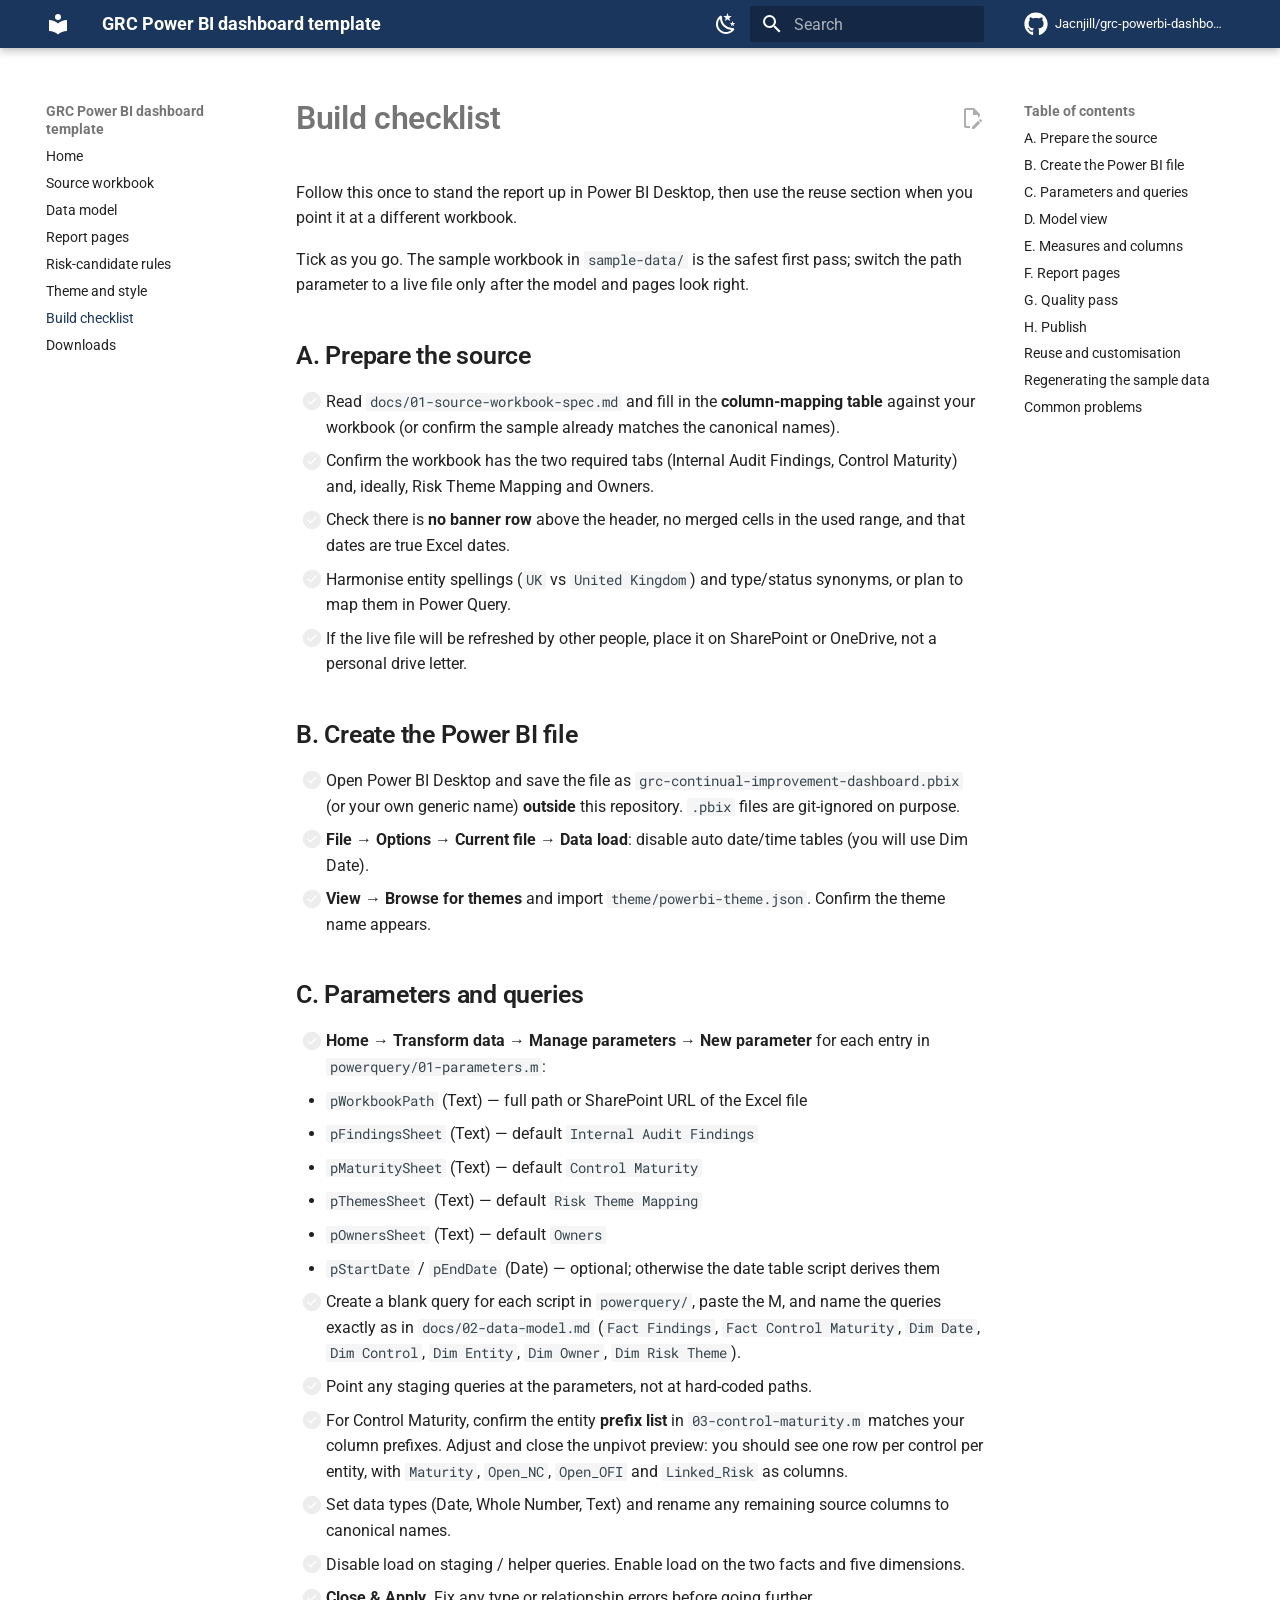
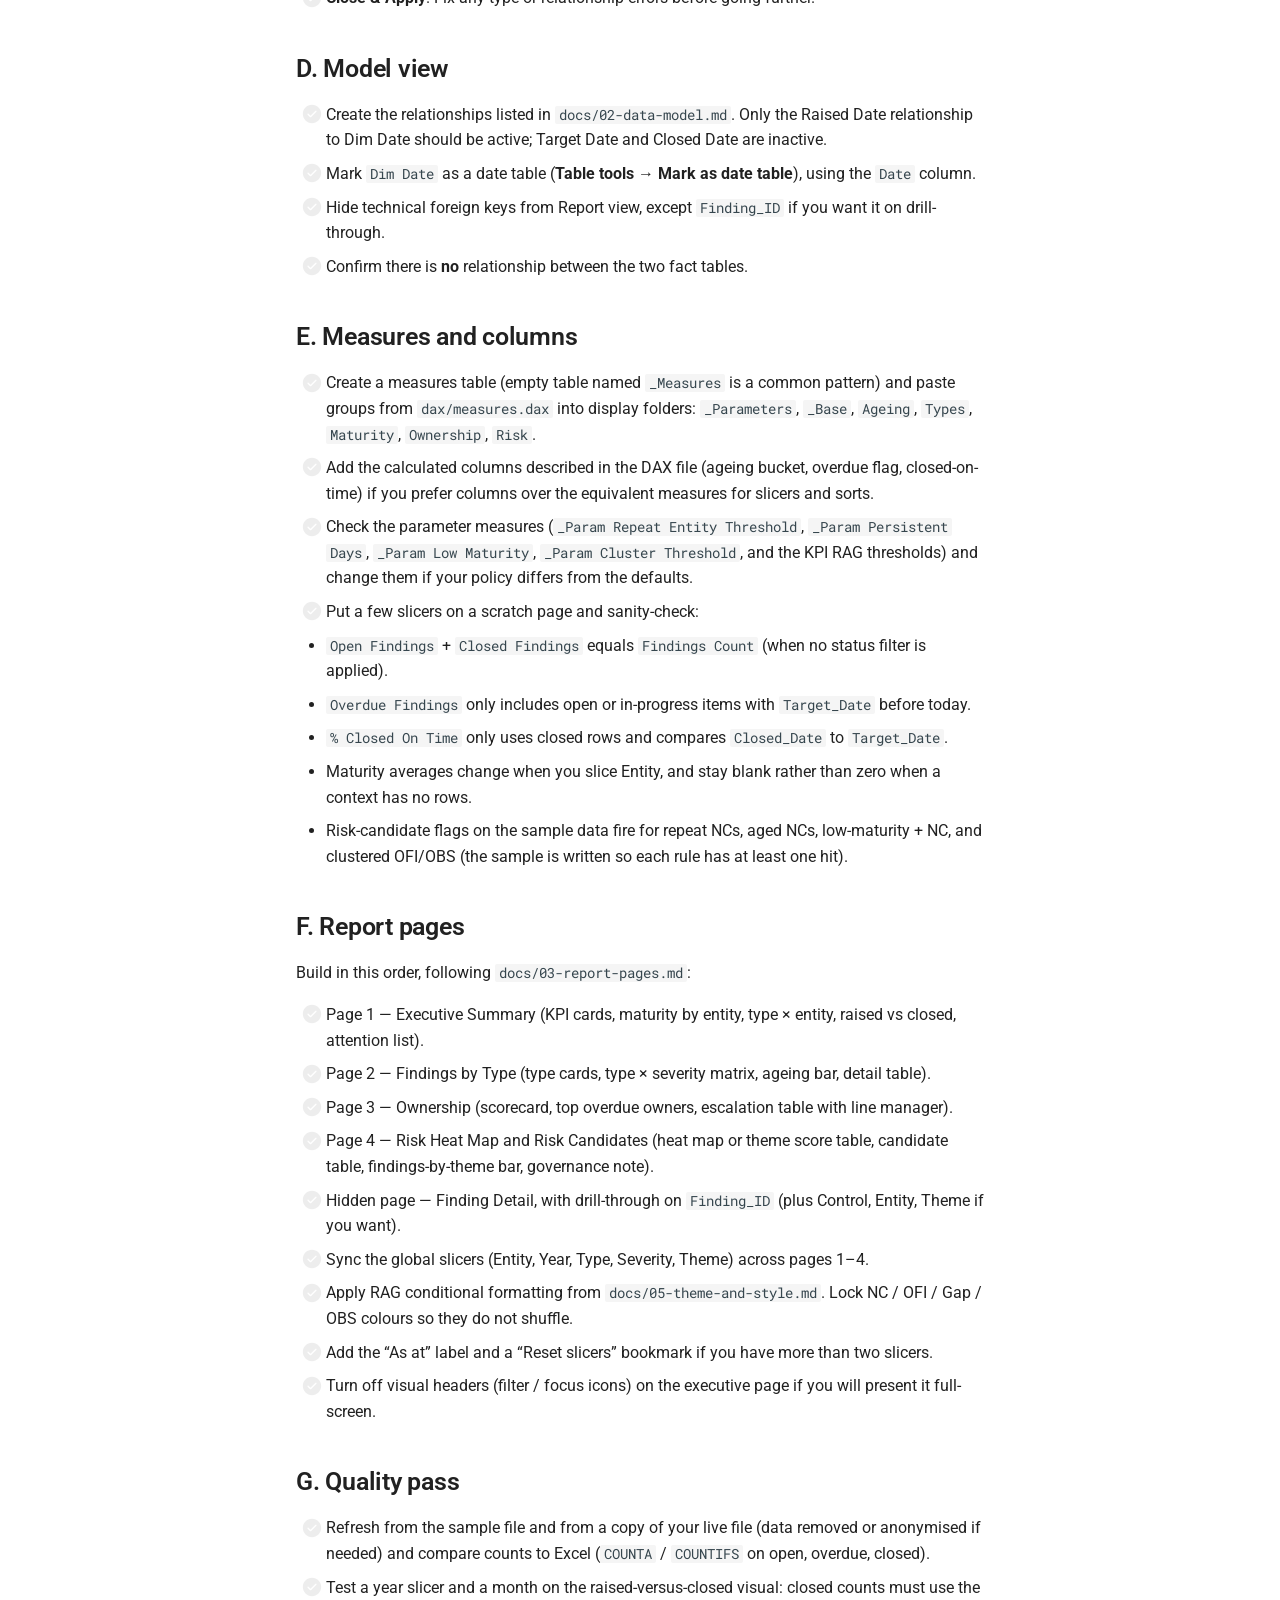
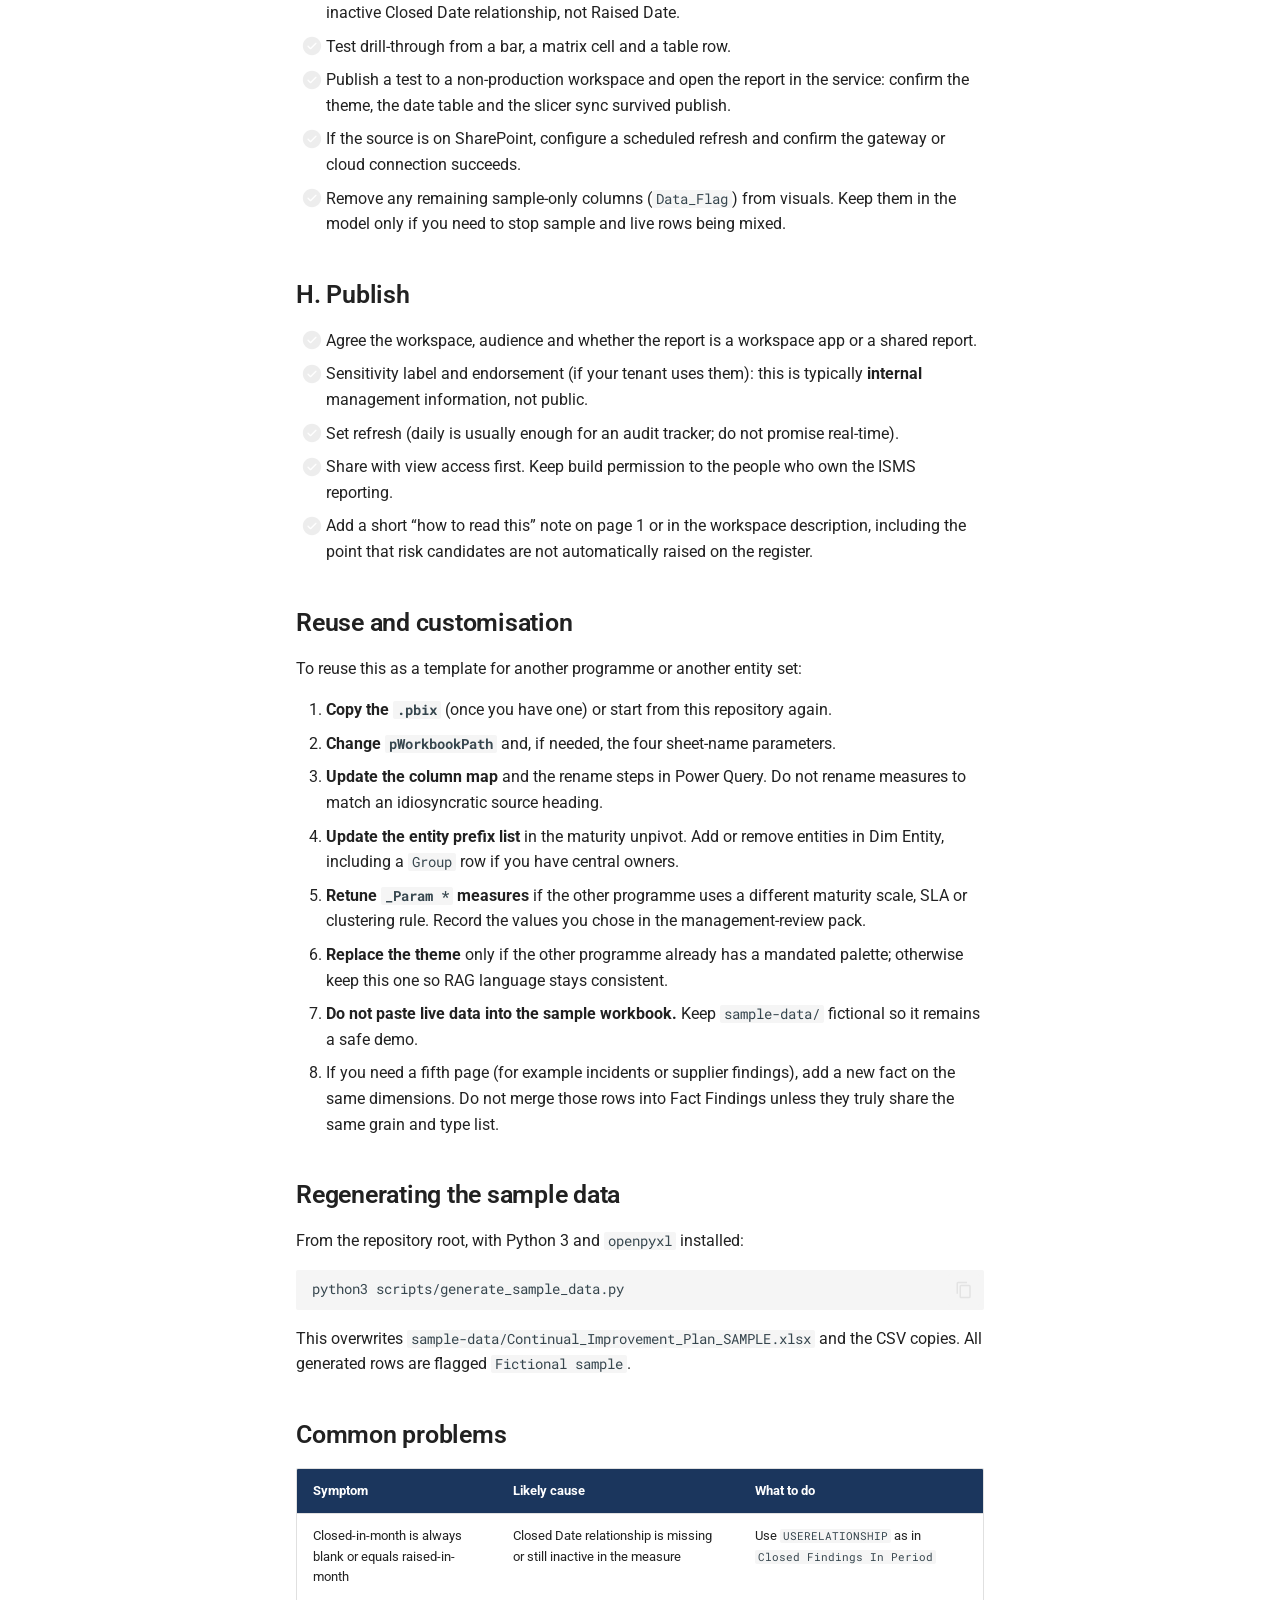
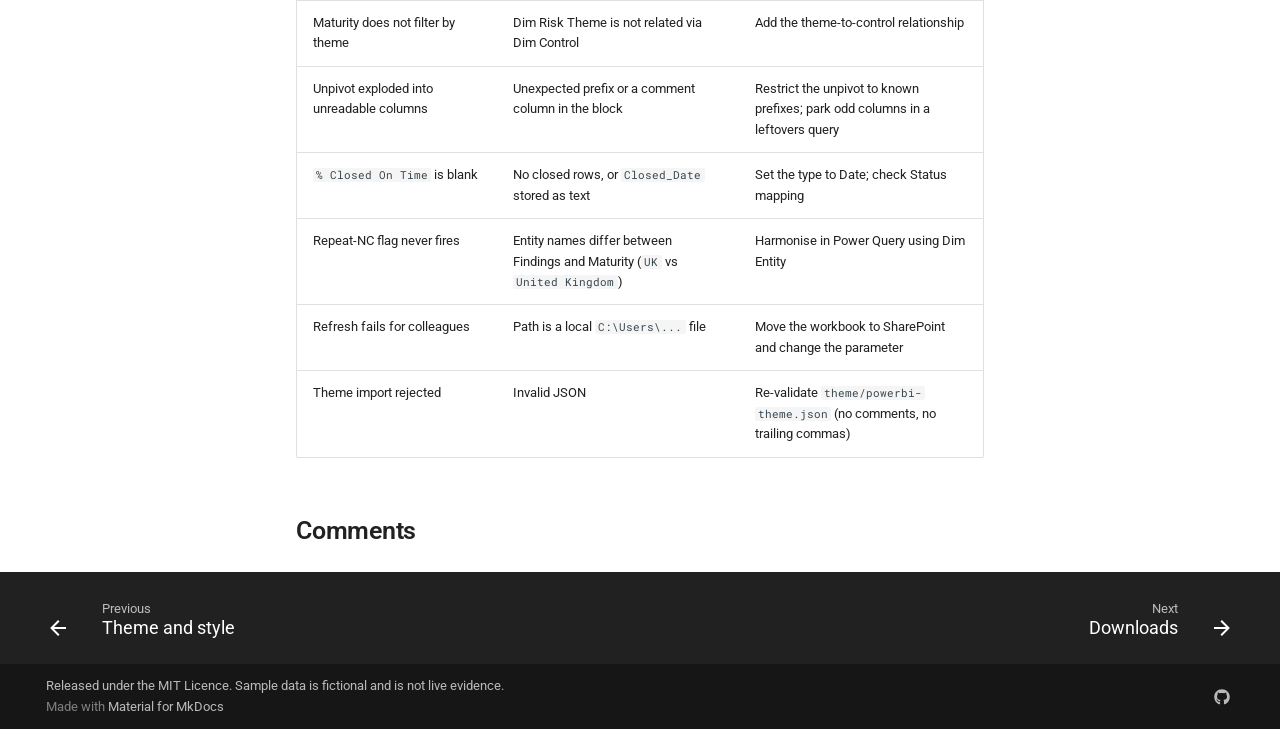
<file: 06-build-checklist/index.html>
<!doctype html>
<html lang="en" class="no-js">
  <head>
    
      <meta charset="utf-8">
      <meta name="viewport" content="width=device-width,initial-scale=1">
      
        <meta name="description" content="A reusable Power BI template for an executive ISO 27001 continual improvement and internal audit dashboard.">
      
      
      
        <link rel="canonical" href="https://jacnjill.github.io/grc-powerbi-dashboard-template/06-build-checklist/">
      
      
        <link rel="prev" href="../05-theme-and-style/">
      
      
        <link rel="next" href="../downloads/">
      
      
        
      
      
      <link rel="icon" href="../assets/images/favicon.png">
      <meta name="generator" content="mkdocs-1.6.1, mkdocs-material-9.8.1">
    
    
      
        <title>Build checklist - GRC Power BI dashboard template</title>
      
    
    
      <link rel="stylesheet" href="../assets/stylesheets/main.57a0d79d.min.css">
      
        
        <link rel="stylesheet" href="../assets/stylesheets/palette.fb2fffe2.min.css">
      
      


    
    
      
    
    
      
        
        
        <link rel="preconnect" href="https://fonts.gstatic.com" crossorigin>
        <link rel="stylesheet" href="https://fonts.googleapis.com/css?family=Roboto:300,300i,400,400i,700,700i%7CRoboto+Mono:400,400i,700,700i&display=fallback">
        <style>:root{--md-text-font:"Roboto";--md-code-font:"Roboto Mono"}</style>
      
    
    
      <link rel="stylesheet" href="../stylesheets/extra.css">
    
    <script>__md_scope=new URL("..",location),__md_hash=e=>[...e].reduce(((e,_)=>(e<<5)-e+_.charCodeAt(0)),0),__md_get=(e,_=localStorage,t=__md_scope)=>JSON.parse(_.getItem(t.pathname+"."+e)),__md_set=(e,_,t=localStorage,a=__md_scope)=>{try{t.setItem(a.pathname+"."+e,JSON.stringify(_))}catch(e){}}</script>
    
      

    
    
  </head>
  
  
    
    
      
    
    
    
    
    <body dir="ltr" data-md-color-scheme="default" data-md-color-primary="custom" data-md-color-accent="custom">
  
    
    <input class="md-toggle" data-md-toggle="drawer" type="checkbox" id="__drawer" autocomplete="off">
    <input class="md-toggle" data-md-toggle="search" type="checkbox" id="__search" autocomplete="off">
    <label class="md-overlay" for="__drawer"></label>
    <div data-md-component="skip">
      
        
        <a href="#build-checklist" class="md-skip">
          Skip to content
        </a>
      
    </div>
    <div data-md-component="announce">
      
    </div>
    
    
      

  

<header class="md-header md-header--shadow" data-md-component="header">
  <nav class="md-header__inner md-grid" aria-label="Header">
    <a href=".." title="GRC Power BI dashboard template" class="md-header__button md-logo" aria-label="GRC Power BI dashboard template" data-md-component="logo">
      
  
  <svg xmlns="http://www.w3.org/2000/svg" viewBox="0 0 24 24"><path d="M12 8a3 3 0 0 0 3-3 3 3 0 0 0-3-3 3 3 0 0 0-3 3 3 3 0 0 0 3 3m0 3.54C9.64 9.35 6.5 8 3 8v11c3.5 0 6.64 1.35 9 3.54 2.36-2.19 5.5-3.54 9-3.54V8c-3.5 0-6.64 1.35-9 3.54"/></svg>

    </a>
    <label class="md-header__button md-icon" for="__drawer">
      
      <svg xmlns="http://www.w3.org/2000/svg" viewBox="0 0 24 24"><path d="M3 6h18v2H3zm0 5h18v2H3zm0 5h18v2H3z"/></svg>
    </label>
    <div class="md-header__title" data-md-component="header-title">
      <div class="md-header__ellipsis">
        <div class="md-header__topic">
          <span class="md-ellipsis">
            GRC Power BI dashboard template
          </span>
        </div>
        <div class="md-header__topic" data-md-component="header-topic">
          <span class="md-ellipsis">
            
              Build checklist
            
          </span>
        </div>
      </div>
    </div>
    
      
        <form class="md-header__option" data-md-component="palette">
  
    
    
    
    <input class="md-option" data-md-color-media="(prefers-color-scheme: light)" data-md-color-scheme="default" data-md-color-primary="custom" data-md-color-accent="custom"  aria-label="Switch to dark mode"  type="radio" name="__palette" id="__palette_0">
    
      <label class="md-header__button md-icon" title="Switch to dark mode" for="__palette_1" hidden>
        <svg xmlns="http://www.w3.org/2000/svg" viewBox="0 0 24 24"><path d="m17.75 4.09-2.53 1.94.91 3.06-2.63-1.81-2.63 1.81.91-3.06-2.53-1.94L12.44 4l1.06-3 1.06 3zm3.5 6.91-1.64 1.25.59 1.98-1.7-1.17-1.7 1.17.59-1.98L15.75 11l2.06-.05L18.5 9l.69 1.95zm-2.28 4.95c.83-.08 1.72 1.1 1.19 1.85-.32.45-.66.87-1.08 1.27C15.17 23 8.84 23 4.94 19.07c-3.91-3.9-3.91-10.24 0-14.14.4-.4.82-.76 1.27-1.08.75-.53 1.93.36 1.85 1.19-.27 2.86.69 5.83 2.89 8.02a9.96 9.96 0 0 0 8.02 2.89m-1.64 2.02a12.08 12.08 0 0 1-7.8-3.47c-2.17-2.19-3.33-5-3.49-7.82-2.81 3.14-2.7 7.96.31 10.98 3.02 3.01 7.84 3.12 10.98.31"/></svg>
      </label>
    
  
    
    
    
    <input class="md-option" data-md-color-media="(prefers-color-scheme: dark)" data-md-color-scheme="slate" data-md-color-primary="custom" data-md-color-accent="custom"  aria-label="Switch to light mode"  type="radio" name="__palette" id="__palette_1">
    
      <label class="md-header__button md-icon" title="Switch to light mode" for="__palette_0" hidden>
        <svg xmlns="http://www.w3.org/2000/svg" viewBox="0 0 24 24"><path d="M12 7a5 5 0 0 1 5 5 5 5 0 0 1-5 5 5 5 0 0 1-5-5 5 5 0 0 1 5-5m0 2a3 3 0 0 0-3 3 3 3 0 0 0 3 3 3 3 0 0 0 3-3 3 3 0 0 0-3-3m0-7 2.39 3.42C13.65 5.15 12.84 5 12 5s-1.65.15-2.39.42zM3.34 7l4.16-.35A7.2 7.2 0 0 0 5.94 8.5c-.44.74-.69 1.5-.83 2.29zm.02 10 1.76-3.77a7.131 7.131 0 0 0 2.38 4.14zM20.65 7l-1.77 3.79a7.02 7.02 0 0 0-2.38-4.15zm-.01 10-4.14.36c.59-.51 1.12-1.14 1.54-1.86.42-.73.69-1.5.83-2.29zM12 22l-2.41-3.44c.74.27 1.55.44 2.41.44.82 0 1.63-.17 2.37-.44z"/></svg>
      </label>
    
  
</form>
      
    
    
      <script>var palette=__md_get("__palette");if(palette&&palette.color){if("(prefers-color-scheme)"===palette.color.media){var media=matchMedia("(prefers-color-scheme: light)"),input=document.querySelector(media.matches?"[data-md-color-media='(prefers-color-scheme: light)']":"[data-md-color-media='(prefers-color-scheme: dark)']");palette.color.media=input.getAttribute("data-md-color-media"),palette.color.scheme=input.getAttribute("data-md-color-scheme"),palette.color.primary=input.getAttribute("data-md-color-primary"),palette.color.accent=input.getAttribute("data-md-color-accent")}for(var[key,value]of Object.entries(palette.color))document.body.setAttribute("data-md-color-"+key,value)}</script>
    
    
    
      
      
        <label class="md-header__button md-icon" for="__search">
          
          <svg xmlns="http://www.w3.org/2000/svg" viewBox="0 0 24 24"><path d="M9.5 3A6.5 6.5 0 0 1 16 9.5c0 1.61-.59 3.09-1.56 4.23l.27.27h.79l5 5-1.5 1.5-5-5v-.79l-.27-.27A6.52 6.52 0 0 1 9.5 16 6.5 6.5 0 0 1 3 9.5 6.5 6.5 0 0 1 9.5 3m0 2C7 5 5 7 5 9.5S7 14 9.5 14 14 12 14 9.5 12 5 9.5 5"/></svg>
        </label>
        <div class="md-search" data-md-component="search" role="dialog">
  <label class="md-search__overlay" for="__search"></label>
  <div class="md-search__inner" role="search">
    <form class="md-search__form" name="search">
      <input type="text" class="md-search__input" name="query" aria-label="Search" placeholder="Search" autocapitalize="off" autocorrect="off" autocomplete="off" spellcheck="false" data-md-component="search-query" required>
      <label class="md-search__icon md-icon" for="__search">
        
        <svg xmlns="http://www.w3.org/2000/svg" viewBox="0 0 24 24"><path d="M9.5 3A6.5 6.5 0 0 1 16 9.5c0 1.61-.59 3.09-1.56 4.23l.27.27h.79l5 5-1.5 1.5-5-5v-.79l-.27-.27A6.52 6.52 0 0 1 9.5 16 6.5 6.5 0 0 1 3 9.5 6.5 6.5 0 0 1 9.5 3m0 2C7 5 5 7 5 9.5S7 14 9.5 14 14 12 14 9.5 12 5 9.5 5"/></svg>
        
        <svg xmlns="http://www.w3.org/2000/svg" viewBox="0 0 24 24"><path d="M20 11v2H8l5.5 5.5-1.42 1.42L4.16 12l7.92-7.92L13.5 5.5 8 11z"/></svg>
      </label>
      <nav class="md-search__options" aria-label="Search">
        
        <button type="reset" class="md-search__icon md-icon" title="Clear" aria-label="Clear" tabindex="-1">
          
          <svg xmlns="http://www.w3.org/2000/svg" viewBox="0 0 24 24"><path d="M19 6.41 17.59 5 12 10.59 6.41 5 5 6.41 10.59 12 5 17.59 6.41 19 12 13.41 17.59 19 19 17.59 13.41 12z"/></svg>
        </button>
      </nav>
      
        <div class="md-search__suggest" data-md-component="search-suggest"></div>
      
    </form>
    <div class="md-search__output">
      <div class="md-search__scrollwrap" tabindex="0" data-md-scrollfix>
        <div class="md-search-result" data-md-component="search-result">
          <div class="md-search-result__meta">
            Initializing search
          </div>
          <ol class="md-search-result__list" role="presentation"></ol>
        </div>
      </div>
    </div>
  </div>
</div>
      
    
    
      <div class="md-header__source">
        <a href="https://github.com/Jacnjill/grc-powerbi-dashboard-template" title="Go to repository" class="md-source" data-md-component="source">
  <div class="md-source__icon md-icon">
    
    <svg xmlns="http://www.w3.org/2000/svg" viewBox="0 0 512 512"><!--! Font Awesome Free 7.1.0 by @fontawesome - https://fontawesome.com License - https://fontawesome.com/license/free (Icons: CC BY 4.0, Fonts: SIL OFL 1.1, Code: MIT License) Copyright 2025 Fonticons, Inc.--><path d="M173.9 397.4c0 2-2.3 3.6-5.2 3.6-3.3.3-5.6-1.3-5.6-3.6 0-2 2.3-3.6 5.2-3.6 3-.3 5.6 1.3 5.6 3.6m-31.1-4.5c-.7 2 1.3 4.3 4.3 4.9 2.6 1 5.6 0 6.2-2s-1.3-4.3-4.3-5.2c-2.6-.7-5.5.3-6.2 2.3m44.2-1.7c-2.9.7-4.9 2.6-4.6 4.9.3 2 2.9 3.3 5.9 2.6 2.9-.7 4.9-2.6 4.6-4.6-.3-1.9-3-3.2-5.9-2.9M252.8 8C114.1 8 8 113.3 8 252c0 110.9 69.8 205.8 169.5 239.2 12.8 2.3 17.3-5.6 17.3-12.1 0-6.2-.3-40.4-.3-61.4 0 0-70 15-84.7-29.8 0 0-11.4-29.1-27.8-36.6 0 0-22.9-15.7 1.6-15.4 0 0 24.9 2 38.6 25.8 21.9 38.6 58.6 27.5 72.9 20.9 2.3-16 8.8-27.1 16-33.7-55.9-6.2-112.3-14.3-112.3-110.5 0-27.5 7.6-41.3 23.6-58.9-2.6-6.5-11.1-33.3 2.6-67.9 20.9-6.5 69 27 69 27 20-5.6 41.5-8.5 62.8-8.5s42.8 2.9 62.8 8.5c0 0 48.1-33.6 69-27 13.7 34.7 5.2 61.4 2.6 67.9 16 17.7 25.8 31.5 25.8 58.9 0 96.5-58.9 104.2-114.8 110.5 9.2 7.9 17 22.9 17 46.4 0 33.7-.3 75.4-.3 83.6 0 6.5 4.6 14.4 17.3 12.1C436.2 457.8 504 362.9 504 252 504 113.3 391.5 8 252.8 8M105.2 352.9c-1.3 1-1 3.3.7 5.2 1.6 1.6 3.9 2.3 5.2 1 1.3-1 1-3.3-.7-5.2-1.6-1.6-3.9-2.3-5.2-1m-10.8-8.1c-.7 1.3.3 2.9 2.3 3.9 1.6 1 3.6.7 4.3-.7.7-1.3-.3-2.9-2.3-3.9-2-.6-3.6-.3-4.3.7m32.4 35.6c-1.6 1.3-1 4.3 1.3 6.2 2.3 2.3 5.2 2.6 6.5 1 1.3-1.3.7-4.3-1.3-6.2-2.2-2.3-5.2-2.6-6.5-1m-11.4-14.7c-1.6 1-1.6 3.6 0 5.9s4.3 3.3 5.6 2.3c1.6-1.3 1.6-3.9 0-6.2-1.4-2.3-4-3.3-5.6-2"/></svg>
  </div>
  <div class="md-source__repository">
    Jacnjill/grc-powerbi-dashboard-template
  </div>
</a>
      </div>
    
  </nav>
  
</header>
    
    <div class="md-container" data-md-component="container">
      
      
        
          
        
      
      <main class="md-main" data-md-component="main">
        <div class="md-main__inner md-grid">
          
            
              
              <div class="md-sidebar md-sidebar--primary" data-md-component="sidebar" data-md-type="navigation" >
                <div class="md-sidebar__scrollwrap">
                  <div class="md-sidebar__inner">
                    



<nav class="md-nav md-nav--primary" aria-label="Navigation" data-md-level="0">
  <label class="md-nav__title" for="__drawer">
    <a href=".." title="GRC Power BI dashboard template" class="md-nav__button md-logo" aria-label="GRC Power BI dashboard template" data-md-component="logo">
      
  
  <svg xmlns="http://www.w3.org/2000/svg" viewBox="0 0 24 24"><path d="M12 8a3 3 0 0 0 3-3 3 3 0 0 0-3-3 3 3 0 0 0-3 3 3 3 0 0 0 3 3m0 3.54C9.64 9.35 6.5 8 3 8v11c3.5 0 6.64 1.35 9 3.54 2.36-2.19 5.5-3.54 9-3.54V8c-3.5 0-6.64 1.35-9 3.54"/></svg>

    </a>
    GRC Power BI dashboard template
  </label>
  
    <div class="md-nav__source">
      <a href="https://github.com/Jacnjill/grc-powerbi-dashboard-template" title="Go to repository" class="md-source" data-md-component="source">
  <div class="md-source__icon md-icon">
    
    <svg xmlns="http://www.w3.org/2000/svg" viewBox="0 0 512 512"><!--! Font Awesome Free 7.1.0 by @fontawesome - https://fontawesome.com License - https://fontawesome.com/license/free (Icons: CC BY 4.0, Fonts: SIL OFL 1.1, Code: MIT License) Copyright 2025 Fonticons, Inc.--><path d="M173.9 397.4c0 2-2.3 3.6-5.2 3.6-3.3.3-5.6-1.3-5.6-3.6 0-2 2.3-3.6 5.2-3.6 3-.3 5.6 1.3 5.6 3.6m-31.1-4.5c-.7 2 1.3 4.3 4.3 4.9 2.6 1 5.6 0 6.2-2s-1.3-4.3-4.3-5.2c-2.6-.7-5.5.3-6.2 2.3m44.2-1.7c-2.9.7-4.9 2.6-4.6 4.9.3 2 2.9 3.3 5.9 2.6 2.9-.7 4.9-2.6 4.6-4.6-.3-1.9-3-3.2-5.9-2.9M252.8 8C114.1 8 8 113.3 8 252c0 110.9 69.8 205.8 169.5 239.2 12.8 2.3 17.3-5.6 17.3-12.1 0-6.2-.3-40.4-.3-61.4 0 0-70 15-84.7-29.8 0 0-11.4-29.1-27.8-36.6 0 0-22.9-15.7 1.6-15.4 0 0 24.9 2 38.6 25.8 21.9 38.6 58.6 27.5 72.9 20.9 2.3-16 8.8-27.1 16-33.7-55.9-6.2-112.3-14.3-112.3-110.5 0-27.5 7.6-41.3 23.6-58.9-2.6-6.5-11.1-33.3 2.6-67.9 20.9-6.5 69 27 69 27 20-5.6 41.5-8.5 62.8-8.5s42.8 2.9 62.8 8.5c0 0 48.1-33.6 69-27 13.7 34.7 5.2 61.4 2.6 67.9 16 17.7 25.8 31.5 25.8 58.9 0 96.5-58.9 104.2-114.8 110.5 9.2 7.9 17 22.9 17 46.4 0 33.7-.3 75.4-.3 83.6 0 6.5 4.6 14.4 17.3 12.1C436.2 457.8 504 362.9 504 252 504 113.3 391.5 8 252.8 8M105.2 352.9c-1.3 1-1 3.3.7 5.2 1.6 1.6 3.9 2.3 5.2 1 1.3-1 1-3.3-.7-5.2-1.6-1.6-3.9-2.3-5.2-1m-10.8-8.1c-.7 1.3.3 2.9 2.3 3.9 1.6 1 3.6.7 4.3-.7.7-1.3-.3-2.9-2.3-3.9-2-.6-3.6-.3-4.3.7m32.4 35.6c-1.6 1.3-1 4.3 1.3 6.2 2.3 2.3 5.2 2.6 6.5 1 1.3-1.3.7-4.3-1.3-6.2-2.2-2.3-5.2-2.6-6.5-1m-11.4-14.7c-1.6 1-1.6 3.6 0 5.9s4.3 3.3 5.6 2.3c1.6-1.3 1.6-3.9 0-6.2-1.4-2.3-4-3.3-5.6-2"/></svg>
  </div>
  <div class="md-source__repository">
    Jacnjill/grc-powerbi-dashboard-template
  </div>
</a>
    </div>
  
  <ul class="md-nav__list" data-md-scrollfix>
    
      
      
  
  
  
  
    <li class="md-nav__item">
      <a href=".." class="md-nav__link">
        
  
  
  <span class="md-ellipsis">
    
  
    Home
  

    
  </span>
  
  

      </a>
    </li>
  

    
      
      
  
  
  
  
    <li class="md-nav__item">
      <a href="../01-source-workbook-spec/" class="md-nav__link">
        
  
  
  <span class="md-ellipsis">
    
  
    Source workbook
  

    
  </span>
  
  

      </a>
    </li>
  

    
      
      
  
  
  
  
    <li class="md-nav__item">
      <a href="../02-data-model/" class="md-nav__link">
        
  
  
  <span class="md-ellipsis">
    
  
    Data model
  

    
  </span>
  
  

      </a>
    </li>
  

    
      
      
  
  
  
  
    <li class="md-nav__item">
      <a href="../03-report-pages/" class="md-nav__link">
        
  
  
  <span class="md-ellipsis">
    
  
    Report pages
  

    
  </span>
  
  

      </a>
    </li>
  

    
      
      
  
  
  
  
    <li class="md-nav__item">
      <a href="../04-risk-candidate-rules/" class="md-nav__link">
        
  
  
  <span class="md-ellipsis">
    
  
    Risk-candidate rules
  

    
  </span>
  
  

      </a>
    </li>
  

    
      
      
  
  
  
  
    <li class="md-nav__item">
      <a href="../05-theme-and-style/" class="md-nav__link">
        
  
  
  <span class="md-ellipsis">
    
  
    Theme and style
  

    
  </span>
  
  

      </a>
    </li>
  

    
      
      
  
  
    
  
  
  
    <li class="md-nav__item md-nav__item--active">
      
      <input class="md-nav__toggle md-toggle" type="checkbox" id="__toc">
      
      
        
      
      
        <label class="md-nav__link md-nav__link--active" for="__toc">
          
  
  
  <span class="md-ellipsis">
    
  
    Build checklist
  

    
  </span>
  
  

          <span class="md-nav__icon md-icon"></span>
        </label>
      
      <a href="./" class="md-nav__link md-nav__link--active">
        
  
  
  <span class="md-ellipsis">
    
  
    Build checklist
  

    
  </span>
  
  

      </a>
      
        

<nav class="md-nav md-nav--secondary" aria-label="Table of contents">
  
  
  
    
  
  
    <label class="md-nav__title" for="__toc">
      <span class="md-nav__icon md-icon"></span>
      Table of contents
    </label>
    <ul class="md-nav__list" data-md-component="toc" data-md-scrollfix>
      
        <li class="md-nav__item">
  <a href="#a-prepare-the-source" class="md-nav__link">
    <span class="md-ellipsis">
      
        A. Prepare the source
      
    </span>
  </a>
  
</li>
      
        <li class="md-nav__item">
  <a href="#b-create-the-power-bi-file" class="md-nav__link">
    <span class="md-ellipsis">
      
        B. Create the Power BI file
      
    </span>
  </a>
  
</li>
      
        <li class="md-nav__item">
  <a href="#c-parameters-and-queries" class="md-nav__link">
    <span class="md-ellipsis">
      
        C. Parameters and queries
      
    </span>
  </a>
  
</li>
      
        <li class="md-nav__item">
  <a href="#d-model-view" class="md-nav__link">
    <span class="md-ellipsis">
      
        D. Model view
      
    </span>
  </a>
  
</li>
      
        <li class="md-nav__item">
  <a href="#e-measures-and-columns" class="md-nav__link">
    <span class="md-ellipsis">
      
        E. Measures and columns
      
    </span>
  </a>
  
</li>
      
        <li class="md-nav__item">
  <a href="#f-report-pages" class="md-nav__link">
    <span class="md-ellipsis">
      
        F. Report pages
      
    </span>
  </a>
  
</li>
      
        <li class="md-nav__item">
  <a href="#g-quality-pass" class="md-nav__link">
    <span class="md-ellipsis">
      
        G. Quality pass
      
    </span>
  </a>
  
</li>
      
        <li class="md-nav__item">
  <a href="#h-publish" class="md-nav__link">
    <span class="md-ellipsis">
      
        H. Publish
      
    </span>
  </a>
  
</li>
      
        <li class="md-nav__item">
  <a href="#reuse-and-customisation" class="md-nav__link">
    <span class="md-ellipsis">
      
        Reuse and customisation
      
    </span>
  </a>
  
</li>
      
        <li class="md-nav__item">
  <a href="#regenerating-the-sample-data" class="md-nav__link">
    <span class="md-ellipsis">
      
        Regenerating the sample data
      
    </span>
  </a>
  
</li>
      
        <li class="md-nav__item">
  <a href="#common-problems" class="md-nav__link">
    <span class="md-ellipsis">
      
        Common problems
      
    </span>
  </a>
  
</li>
      
    </ul>
  
</nav>
      
    </li>
  

    
      
      
  
  
  
  
    <li class="md-nav__item">
      <a href="../downloads/" class="md-nav__link">
        
  
  
  <span class="md-ellipsis">
    
  
    Downloads
  

    
  </span>
  
  

      </a>
    </li>
  

    
  </ul>
</nav>
                  </div>
                </div>
              </div>
            
            
              
              <div class="md-sidebar md-sidebar--secondary" data-md-component="sidebar" data-md-type="toc" >
                <div class="md-sidebar__scrollwrap">
                  <div class="md-sidebar__inner">
                    

<nav class="md-nav md-nav--secondary" aria-label="Table of contents">
  
  
  
    
  
  
    <label class="md-nav__title" for="__toc">
      <span class="md-nav__icon md-icon"></span>
      Table of contents
    </label>
    <ul class="md-nav__list" data-md-component="toc" data-md-scrollfix>
      
        <li class="md-nav__item">
  <a href="#a-prepare-the-source" class="md-nav__link">
    <span class="md-ellipsis">
      
        A. Prepare the source
      
    </span>
  </a>
  
</li>
      
        <li class="md-nav__item">
  <a href="#b-create-the-power-bi-file" class="md-nav__link">
    <span class="md-ellipsis">
      
        B. Create the Power BI file
      
    </span>
  </a>
  
</li>
      
        <li class="md-nav__item">
  <a href="#c-parameters-and-queries" class="md-nav__link">
    <span class="md-ellipsis">
      
        C. Parameters and queries
      
    </span>
  </a>
  
</li>
      
        <li class="md-nav__item">
  <a href="#d-model-view" class="md-nav__link">
    <span class="md-ellipsis">
      
        D. Model view
      
    </span>
  </a>
  
</li>
      
        <li class="md-nav__item">
  <a href="#e-measures-and-columns" class="md-nav__link">
    <span class="md-ellipsis">
      
        E. Measures and columns
      
    </span>
  </a>
  
</li>
      
        <li class="md-nav__item">
  <a href="#f-report-pages" class="md-nav__link">
    <span class="md-ellipsis">
      
        F. Report pages
      
    </span>
  </a>
  
</li>
      
        <li class="md-nav__item">
  <a href="#g-quality-pass" class="md-nav__link">
    <span class="md-ellipsis">
      
        G. Quality pass
      
    </span>
  </a>
  
</li>
      
        <li class="md-nav__item">
  <a href="#h-publish" class="md-nav__link">
    <span class="md-ellipsis">
      
        H. Publish
      
    </span>
  </a>
  
</li>
      
        <li class="md-nav__item">
  <a href="#reuse-and-customisation" class="md-nav__link">
    <span class="md-ellipsis">
      
        Reuse and customisation
      
    </span>
  </a>
  
</li>
      
        <li class="md-nav__item">
  <a href="#regenerating-the-sample-data" class="md-nav__link">
    <span class="md-ellipsis">
      
        Regenerating the sample data
      
    </span>
  </a>
  
</li>
      
        <li class="md-nav__item">
  <a href="#common-problems" class="md-nav__link">
    <span class="md-ellipsis">
      
        Common problems
      
    </span>
  </a>
  
</li>
      
    </ul>
  
</nav>
                  </div>
                </div>
              </div>
            
          
          
            <div class="md-content" data-md-component="content">
              
              <article class="md-content__inner md-typeset">
                
                  


  
    <a href="https://github.com/Jacnjill/grc-powerbi-dashboard-template/edit/main/docs/06-build-checklist.md" title="Edit this page" class="md-content__button md-icon" rel="edit">
      
      <svg xmlns="http://www.w3.org/2000/svg" viewBox="0 0 24 24"><path d="M10 20H6V4h7v5h5v3.1l2-2V8l-6-6H6c-1.1 0-2 .9-2 2v16c0 1.1.9 2 2 2h4zm10.2-7c.1 0 .3.1.4.2l1.3 1.3c.2.2.2.6 0 .8l-1 1-2.1-2.1 1-1c.1-.1.2-.2.4-.2m0 3.9L14.1 23H12v-2.1l6.1-6.1z"/></svg>
    </a>
  
  


<h1 id="build-checklist">Build checklist<a class="headerlink" href="#build-checklist" title="Permanent link">&para;</a></h1>
<p>Follow this once to stand the report up in Power BI Desktop, then use the reuse section when you point it at a different workbook.</p>
<p>Tick as you go. The sample workbook in <code>sample-data/</code> is the safest first pass; switch the path parameter to a live file only after the model and pages look right.</p>
<h2 id="a-prepare-the-source">A. Prepare the source<a class="headerlink" href="#a-prepare-the-source" title="Permanent link">&para;</a></h2>
<ul class="task-list">
<li class="task-list-item"><label class="task-list-control"><input type="checkbox" disabled/><span class="task-list-indicator"></span></label> Read <code>docs/01-source-workbook-spec.md</code> and fill in the <strong>column-mapping table</strong> against your workbook (or confirm the sample already matches the canonical names).</li>
<li class="task-list-item"><label class="task-list-control"><input type="checkbox" disabled/><span class="task-list-indicator"></span></label> Confirm the workbook has the two required tabs (Internal Audit Findings, Control Maturity) and, ideally, Risk Theme Mapping and Owners.</li>
<li class="task-list-item"><label class="task-list-control"><input type="checkbox" disabled/><span class="task-list-indicator"></span></label> Check there is <strong>no banner row</strong> above the header, no merged cells in the used range, and that dates are true Excel dates.</li>
<li class="task-list-item"><label class="task-list-control"><input type="checkbox" disabled/><span class="task-list-indicator"></span></label> Harmonise entity spellings (<code>UK</code> vs <code>United Kingdom</code>) and type/status synonyms, or plan to map them in Power Query.</li>
<li class="task-list-item"><label class="task-list-control"><input type="checkbox" disabled/><span class="task-list-indicator"></span></label> If the live file will be refreshed by other people, place it on SharePoint or OneDrive, not a personal drive letter.</li>
</ul>
<h2 id="b-create-the-power-bi-file">B. Create the Power BI file<a class="headerlink" href="#b-create-the-power-bi-file" title="Permanent link">&para;</a></h2>
<ul class="task-list">
<li class="task-list-item"><label class="task-list-control"><input type="checkbox" disabled/><span class="task-list-indicator"></span></label> Open Power BI Desktop and save the file as <code>grc-continual-improvement-dashboard.pbix</code> (or your own generic name) <strong>outside</strong> this repository. <code>.pbix</code> files are git-ignored on purpose.</li>
<li class="task-list-item"><label class="task-list-control"><input type="checkbox" disabled/><span class="task-list-indicator"></span></label> <strong>File → Options → Current file → Data load</strong>: disable auto date/time tables (you will use Dim Date).</li>
<li class="task-list-item"><label class="task-list-control"><input type="checkbox" disabled/><span class="task-list-indicator"></span></label> <strong>View → Browse for themes</strong> and import <code>theme/powerbi-theme.json</code>. Confirm the theme name appears.</li>
</ul>
<h2 id="c-parameters-and-queries">C. Parameters and queries<a class="headerlink" href="#c-parameters-and-queries" title="Permanent link">&para;</a></h2>
<ul class="task-list">
<li class="task-list-item"><label class="task-list-control"><input type="checkbox" disabled/><span class="task-list-indicator"></span></label> <strong>Home → Transform data → Manage parameters → New parameter</strong> for each entry in <code>powerquery/01-parameters.m</code>:</li>
<li><code>pWorkbookPath</code> (Text) — full path or SharePoint URL of the Excel file</li>
<li><code>pFindingsSheet</code> (Text) — default <code>Internal Audit Findings</code></li>
<li><code>pMaturitySheet</code> (Text) — default <code>Control Maturity</code></li>
<li><code>pThemesSheet</code> (Text) — default <code>Risk Theme Mapping</code></li>
<li><code>pOwnersSheet</code> (Text) — default <code>Owners</code></li>
<li><code>pStartDate</code> / <code>pEndDate</code> (Date) — optional; otherwise the date table script derives them</li>
<li class="task-list-item"><label class="task-list-control"><input type="checkbox" disabled/><span class="task-list-indicator"></span></label> Create a blank query for each script in <code>powerquery/</code>, paste the M, and name the queries exactly as in <code>docs/02-data-model.md</code> (<code>Fact Findings</code>, <code>Fact Control Maturity</code>, <code>Dim Date</code>, <code>Dim Control</code>, <code>Dim Entity</code>, <code>Dim Owner</code>, <code>Dim Risk Theme</code>).</li>
<li class="task-list-item"><label class="task-list-control"><input type="checkbox" disabled/><span class="task-list-indicator"></span></label> Point any staging queries at the parameters, not at hard-coded paths.</li>
<li class="task-list-item"><label class="task-list-control"><input type="checkbox" disabled/><span class="task-list-indicator"></span></label> For Control Maturity, confirm the entity <strong>prefix list</strong> in <code>03-control-maturity.m</code> matches your column prefixes. Adjust and close the unpivot preview: you should see one row per control per entity, with <code>Maturity</code>, <code>Open_NC</code>, <code>Open_OFI</code> and <code>Linked_Risk</code> as columns.</li>
<li class="task-list-item"><label class="task-list-control"><input type="checkbox" disabled/><span class="task-list-indicator"></span></label> Set data types (Date, Whole Number, Text) and rename any remaining source columns to canonical names.</li>
<li class="task-list-item"><label class="task-list-control"><input type="checkbox" disabled/><span class="task-list-indicator"></span></label> Disable load on staging / helper queries. Enable load on the two facts and five dimensions.</li>
<li class="task-list-item"><label class="task-list-control"><input type="checkbox" disabled/><span class="task-list-indicator"></span></label> <strong>Close &amp; Apply</strong>. Fix any type or relationship errors before going further.</li>
</ul>
<h2 id="d-model-view">D. Model view<a class="headerlink" href="#d-model-view" title="Permanent link">&para;</a></h2>
<ul class="task-list">
<li class="task-list-item"><label class="task-list-control"><input type="checkbox" disabled/><span class="task-list-indicator"></span></label> Create the relationships listed in <code>docs/02-data-model.md</code>. Only the Raised Date relationship to Dim Date should be active; Target Date and Closed Date are inactive.</li>
<li class="task-list-item"><label class="task-list-control"><input type="checkbox" disabled/><span class="task-list-indicator"></span></label> Mark <code>Dim Date</code> as a date table (<strong>Table tools → Mark as date table</strong>), using the <code>Date</code> column.</li>
<li class="task-list-item"><label class="task-list-control"><input type="checkbox" disabled/><span class="task-list-indicator"></span></label> Hide technical foreign keys from Report view, except <code>Finding_ID</code> if you want it on drill-through.</li>
<li class="task-list-item"><label class="task-list-control"><input type="checkbox" disabled/><span class="task-list-indicator"></span></label> Confirm there is <strong>no</strong> relationship between the two fact tables.</li>
</ul>
<h2 id="e-measures-and-columns">E. Measures and columns<a class="headerlink" href="#e-measures-and-columns" title="Permanent link">&para;</a></h2>
<ul class="task-list">
<li class="task-list-item"><label class="task-list-control"><input type="checkbox" disabled/><span class="task-list-indicator"></span></label> Create a measures table (empty table named <code>_Measures</code> is a common pattern) and paste groups from <code>dax/measures.dax</code> into display folders: <code>_Parameters</code>, <code>_Base</code>, <code>Ageing</code>, <code>Types</code>, <code>Maturity</code>, <code>Ownership</code>, <code>Risk</code>.</li>
<li class="task-list-item"><label class="task-list-control"><input type="checkbox" disabled/><span class="task-list-indicator"></span></label> Add the calculated columns described in the DAX file (ageing bucket, overdue flag, closed-on-time) if you prefer columns over the equivalent measures for slicers and sorts.</li>
<li class="task-list-item"><label class="task-list-control"><input type="checkbox" disabled/><span class="task-list-indicator"></span></label> Check the parameter measures (<code>_Param Repeat Entity Threshold</code>, <code>_Param Persistent Days</code>, <code>_Param Low Maturity</code>, <code>_Param Cluster Threshold</code>, and the KPI RAG thresholds) and change them if your policy differs from the defaults.</li>
<li class="task-list-item"><label class="task-list-control"><input type="checkbox" disabled/><span class="task-list-indicator"></span></label> Put a few slicers on a scratch page and sanity-check:</li>
<li><code>Open Findings</code> + <code>Closed Findings</code> equals <code>Findings Count</code> (when no status filter is applied).</li>
<li><code>Overdue Findings</code> only includes open or in-progress items with <code>Target_Date</code> before today.</li>
<li><code>% Closed On Time</code> only uses closed rows and compares <code>Closed_Date</code> to <code>Target_Date</code>.</li>
<li>Maturity averages change when you slice Entity, and stay blank rather than zero when a context has no rows.</li>
<li>Risk-candidate flags on the sample data fire for repeat NCs, aged NCs, low-maturity + NC, and clustered OFI/OBS (the sample is written so each rule has at least one hit).</li>
</ul>
<h2 id="f-report-pages">F. Report pages<a class="headerlink" href="#f-report-pages" title="Permanent link">&para;</a></h2>
<p>Build in this order, following <code>docs/03-report-pages.md</code>:</p>
<ul class="task-list">
<li class="task-list-item"><label class="task-list-control"><input type="checkbox" disabled/><span class="task-list-indicator"></span></label> Page 1 — Executive Summary (KPI cards, maturity by entity, type × entity, raised vs closed, attention list).</li>
<li class="task-list-item"><label class="task-list-control"><input type="checkbox" disabled/><span class="task-list-indicator"></span></label> Page 2 — Findings by Type (type cards, type × severity matrix, ageing bar, detail table).</li>
<li class="task-list-item"><label class="task-list-control"><input type="checkbox" disabled/><span class="task-list-indicator"></span></label> Page 3 — Ownership (scorecard, top overdue owners, escalation table with line manager).</li>
<li class="task-list-item"><label class="task-list-control"><input type="checkbox" disabled/><span class="task-list-indicator"></span></label> Page 4 — Risk Heat Map and Risk Candidates (heat map or theme score table, candidate table, findings-by-theme bar, governance note).</li>
<li class="task-list-item"><label class="task-list-control"><input type="checkbox" disabled/><span class="task-list-indicator"></span></label> Hidden page — Finding Detail, with drill-through on <code>Finding_ID</code> (plus Control, Entity, Theme if you want).</li>
<li class="task-list-item"><label class="task-list-control"><input type="checkbox" disabled/><span class="task-list-indicator"></span></label> Sync the global slicers (Entity, Year, Type, Severity, Theme) across pages 1–4.</li>
<li class="task-list-item"><label class="task-list-control"><input type="checkbox" disabled/><span class="task-list-indicator"></span></label> Apply RAG conditional formatting from <code>docs/05-theme-and-style.md</code>. Lock NC / OFI / Gap / OBS colours so they do not shuffle.</li>
<li class="task-list-item"><label class="task-list-control"><input type="checkbox" disabled/><span class="task-list-indicator"></span></label> Add the “As at” label and a “Reset slicers” bookmark if you have more than two slicers.</li>
<li class="task-list-item"><label class="task-list-control"><input type="checkbox" disabled/><span class="task-list-indicator"></span></label> Turn off visual headers (filter / focus icons) on the executive page if you will present it full-screen.</li>
</ul>
<h2 id="g-quality-pass">G. Quality pass<a class="headerlink" href="#g-quality-pass" title="Permanent link">&para;</a></h2>
<ul class="task-list">
<li class="task-list-item"><label class="task-list-control"><input type="checkbox" disabled/><span class="task-list-indicator"></span></label> Refresh from the sample file and from a copy of your live file (data removed or anonymised if needed) and compare counts to Excel (<code>COUNTA</code> / <code>COUNTIFS</code> on open, overdue, closed).</li>
<li class="task-list-item"><label class="task-list-control"><input type="checkbox" disabled/><span class="task-list-indicator"></span></label> Test a year slicer and a month on the raised-versus-closed visual: closed counts must use the inactive Closed Date relationship, not Raised Date.</li>
<li class="task-list-item"><label class="task-list-control"><input type="checkbox" disabled/><span class="task-list-indicator"></span></label> Test drill-through from a bar, a matrix cell and a table row.</li>
<li class="task-list-item"><label class="task-list-control"><input type="checkbox" disabled/><span class="task-list-indicator"></span></label> Publish a test to a non-production workspace and open the report in the service: confirm the theme, the date table and the slicer sync survived publish.</li>
<li class="task-list-item"><label class="task-list-control"><input type="checkbox" disabled/><span class="task-list-indicator"></span></label> If the source is on SharePoint, configure a scheduled refresh and confirm the gateway or cloud connection succeeds.</li>
<li class="task-list-item"><label class="task-list-control"><input type="checkbox" disabled/><span class="task-list-indicator"></span></label> Remove any remaining sample-only columns (<code>Data_Flag</code>) from visuals. Keep them in the model only if you need to stop sample and live rows being mixed.</li>
</ul>
<h2 id="h-publish">H. Publish<a class="headerlink" href="#h-publish" title="Permanent link">&para;</a></h2>
<ul class="task-list">
<li class="task-list-item"><label class="task-list-control"><input type="checkbox" disabled/><span class="task-list-indicator"></span></label> Agree the workspace, audience and whether the report is a workspace app or a shared report.</li>
<li class="task-list-item"><label class="task-list-control"><input type="checkbox" disabled/><span class="task-list-indicator"></span></label> Sensitivity label and endorsement (if your tenant uses them): this is typically <strong>internal</strong> management information, not public.</li>
<li class="task-list-item"><label class="task-list-control"><input type="checkbox" disabled/><span class="task-list-indicator"></span></label> Set refresh (daily is usually enough for an audit tracker; do not promise real-time).</li>
<li class="task-list-item"><label class="task-list-control"><input type="checkbox" disabled/><span class="task-list-indicator"></span></label> Share with view access first. Keep build permission to the people who own the ISMS reporting.</li>
<li class="task-list-item"><label class="task-list-control"><input type="checkbox" disabled/><span class="task-list-indicator"></span></label> Add a short “how to read this” note on page 1 or in the workspace description, including the point that risk candidates are not automatically raised on the register.</li>
</ul>
<h2 id="reuse-and-customisation">Reuse and customisation<a class="headerlink" href="#reuse-and-customisation" title="Permanent link">&para;</a></h2>
<p>To reuse this as a template for another programme or another entity set:</p>
<ol>
<li><strong>Copy the <code>.pbix</code></strong> (once you have one) or start from this repository again.</li>
<li><strong>Change <code>pWorkbookPath</code></strong> and, if needed, the four sheet-name parameters.</li>
<li><strong>Update the column map</strong> and the rename steps in Power Query. Do not rename measures to match an idiosyncratic source heading.</li>
<li><strong>Update the entity prefix list</strong> in the maturity unpivot. Add or remove entities in Dim Entity, including a <code>Group</code> row if you have central owners.</li>
<li><strong>Retune <code>_Param *</code> measures</strong> if the other programme uses a different maturity scale, SLA or clustering rule. Record the values you chose in the management-review pack.</li>
<li><strong>Replace the theme</strong> only if the other programme already has a mandated palette; otherwise keep this one so RAG language stays consistent.</li>
<li><strong>Do not paste live data into the sample workbook.</strong> Keep <code>sample-data/</code> fictional so it remains a safe demo.</li>
<li>If you need a fifth page (for example incidents or supplier findings), add a new fact on the same dimensions. Do not merge those rows into Fact Findings unless they truly share the same grain and type list.</li>
</ol>
<h2 id="regenerating-the-sample-data">Regenerating the sample data<a class="headerlink" href="#regenerating-the-sample-data" title="Permanent link">&para;</a></h2>
<p>From the repository root, with Python 3 and <code>openpyxl</code> installed:</p>
<div class="highlight"><pre><span></span><code><a id="__codelineno-0-1" name="__codelineno-0-1" href="#__codelineno-0-1"></a>python3<span class="w"> </span>scripts/generate_sample_data.py
</code></pre></div>
<p>This overwrites <code>sample-data/Continual_Improvement_Plan_SAMPLE.xlsx</code> and the CSV copies. All generated rows are flagged <code>Fictional sample</code>.</p>
<h2 id="common-problems">Common problems<a class="headerlink" href="#common-problems" title="Permanent link">&para;</a></h2>
<table>
<thead>
<tr>
<th>Symptom</th>
<th>Likely cause</th>
<th>What to do</th>
</tr>
</thead>
<tbody>
<tr>
<td>Closed-in-month is always blank or equals raised-in-month</td>
<td>Closed Date relationship is missing or still inactive in the measure</td>
<td>Use <code>USERELATIONSHIP</code> as in <code>Closed Findings In Period</code></td>
</tr>
<tr>
<td>Maturity does not filter by theme</td>
<td>Dim Risk Theme is not related via Dim Control</td>
<td>Add the theme-to-control relationship</td>
</tr>
<tr>
<td>Unpivot exploded into unreadable columns</td>
<td>Unexpected prefix or a comment column in the block</td>
<td>Restrict the unpivot to known prefixes; park odd columns in a leftovers query</td>
</tr>
<tr>
<td><code>% Closed On Time</code> is blank</td>
<td>No closed rows, or <code>Closed_Date</code> stored as text</td>
<td>Set the type to Date; check Status mapping</td>
</tr>
<tr>
<td>Repeat-NC flag never fires</td>
<td>Entity names differ between Findings and Maturity (<code>UK</code> vs <code>United Kingdom</code>)</td>
<td>Harmonise in Power Query using Dim Entity</td>
</tr>
<tr>
<td>Refresh fails for colleagues</td>
<td>Path is a local <code>C:\Users\...</code> file</td>
<td>Move the workbook to SharePoint and change the parameter</td>
</tr>
<tr>
<td>Theme import rejected</td>
<td>Invalid JSON</td>
<td>Re-validate <code>theme/powerbi-theme.json</code> (no comments, no trailing commas)</td>
</tr>
</tbody>
</table>







  
  






  <h2 id="__comments">Comments</h2>
  <!-- Comments use giscus (GitHub Discussions). The giscus GitHub App must be
       installed on this repository: https://github.com/apps/giscus
       The Comments category could not be created via API; this site uses the
       default Announcements category (announcement format, which giscus recommends). -->
  <script src="https://giscus.app/client.js"
          data-repo="Jacnjill/grc-powerbi-dashboard-template"
          data-repo-id="R_kgDOVqxk-Q"
          data-category="Announcements"
          data-category-id="DIC_kwDOVqxk-c4DK5T4"
          data-mapping="pathname"
          data-strict="0"
          data-reactions-enabled="1"
          data-emit-metadata="0"
          data-input-position="bottom"
          data-theme="preferred_color_scheme"
          data-lang="en"
          crossorigin="anonymous"
          async>
  </script>

                
              </article>
            </div>
          
          
<script>var target=document.getElementById(location.hash.slice(1));target&&target.name&&(target.checked=target.name.startsWith("__tabbed_"))</script>
        </div>
        
          <button type="button" class="md-top md-icon" data-md-component="top" hidden>
  
  <svg xmlns="http://www.w3.org/2000/svg" viewBox="0 0 24 24"><path d="M13 20h-2V8l-5.5 5.5-1.42-1.42L12 4.16l7.92 7.92-1.42 1.42L13 8z"/></svg>
  Back to top
</button>
        
      </main>
      
        <footer class="md-footer">
  
    
      
      <nav class="md-footer__inner md-grid" aria-label="Footer" >
        
          
          <a href="../05-theme-and-style/" class="md-footer__link md-footer__link--prev" aria-label="Previous: Theme and style">
            <div class="md-footer__button md-icon">
              
              <svg xmlns="http://www.w3.org/2000/svg" viewBox="0 0 24 24"><path d="M20 11v2H8l5.5 5.5-1.42 1.42L4.16 12l7.92-7.92L13.5 5.5 8 11z"/></svg>
            </div>
            <div class="md-footer__title">
              <span class="md-footer__direction">
                Previous
              </span>
              <div class="md-ellipsis">
                Theme and style
              </div>
            </div>
          </a>
        
        
          
          <a href="../downloads/" class="md-footer__link md-footer__link--next" aria-label="Next: Downloads">
            <div class="md-footer__title">
              <span class="md-footer__direction">
                Next
              </span>
              <div class="md-ellipsis">
                Downloads
              </div>
            </div>
            <div class="md-footer__button md-icon">
              
              <svg xmlns="http://www.w3.org/2000/svg" viewBox="0 0 24 24"><path d="M4 11v2h12l-5.5 5.5 1.42 1.42L19.84 12l-7.92-7.92L10.5 5.5 16 11z"/></svg>
            </div>
          </a>
        
      </nav>
    
  
  <div class="md-footer-meta md-typeset">
    <div class="md-footer-meta__inner md-grid">
      <div class="md-copyright">
  
    <div class="md-copyright__highlight">
      Released under the MIT Licence. Sample data is fictional and is not live evidence.
    </div>
  
  
    Made with
    <a href="https://squidfunk.github.io/mkdocs-material/" target="_blank" rel="noopener">
      Material for MkDocs
    </a>
  
</div>
      
        
<div class="md-social">
  
    
    
    
    
    <a href="https://github.com/Jacnjill/grc-powerbi-dashboard-template" target="_blank" rel="noopener" title="Repository on GitHub" class="md-social__link">
      <svg xmlns="http://www.w3.org/2000/svg" viewBox="0 0 512 512"><!--! Font Awesome Free 7.1.0 by @fontawesome - https://fontawesome.com License - https://fontawesome.com/license/free (Icons: CC BY 4.0, Fonts: SIL OFL 1.1, Code: MIT License) Copyright 2025 Fonticons, Inc.--><path d="M173.9 397.4c0 2-2.3 3.6-5.2 3.6-3.3.3-5.6-1.3-5.6-3.6 0-2 2.3-3.6 5.2-3.6 3-.3 5.6 1.3 5.6 3.6m-31.1-4.5c-.7 2 1.3 4.3 4.3 4.9 2.6 1 5.6 0 6.2-2s-1.3-4.3-4.3-5.2c-2.6-.7-5.5.3-6.2 2.3m44.2-1.7c-2.9.7-4.9 2.6-4.6 4.9.3 2 2.9 3.3 5.9 2.6 2.9-.7 4.9-2.6 4.6-4.6-.3-1.9-3-3.2-5.9-2.9M252.8 8C114.1 8 8 113.3 8 252c0 110.9 69.8 205.8 169.5 239.2 12.8 2.3 17.3-5.6 17.3-12.1 0-6.2-.3-40.4-.3-61.4 0 0-70 15-84.7-29.8 0 0-11.4-29.1-27.8-36.6 0 0-22.9-15.7 1.6-15.4 0 0 24.9 2 38.6 25.8 21.9 38.6 58.6 27.5 72.9 20.9 2.3-16 8.8-27.1 16-33.7-55.9-6.2-112.3-14.3-112.3-110.5 0-27.5 7.6-41.3 23.6-58.9-2.6-6.5-11.1-33.3 2.6-67.9 20.9-6.5 69 27 69 27 20-5.6 41.5-8.5 62.8-8.5s42.8 2.9 62.8 8.5c0 0 48.1-33.6 69-27 13.7 34.7 5.2 61.4 2.6 67.9 16 17.7 25.8 31.5 25.8 58.9 0 96.5-58.9 104.2-114.8 110.5 9.2 7.9 17 22.9 17 46.4 0 33.7-.3 75.4-.3 83.6 0 6.5 4.6 14.4 17.3 12.1C436.2 457.8 504 362.9 504 252 504 113.3 391.5 8 252.8 8M105.2 352.9c-1.3 1-1 3.3.7 5.2 1.6 1.6 3.9 2.3 5.2 1 1.3-1 1-3.3-.7-5.2-1.6-1.6-3.9-2.3-5.2-1m-10.8-8.1c-.7 1.3.3 2.9 2.3 3.9 1.6 1 3.6.7 4.3-.7.7-1.3-.3-2.9-2.3-3.9-2-.6-3.6-.3-4.3.7m32.4 35.6c-1.6 1.3-1 4.3 1.3 6.2 2.3 2.3 5.2 2.6 6.5 1 1.3-1.3.7-4.3-1.3-6.2-2.2-2.3-5.2-2.6-6.5-1m-11.4-14.7c-1.6 1-1.6 3.6 0 5.9s4.3 3.3 5.6 2.3c1.6-1.3 1.6-3.9 0-6.2-1.4-2.3-4-3.3-5.6-2"/></svg>
    </a>
  
</div>
      
    </div>
  </div>
</footer>
      
    </div>
    <div class="md-dialog" data-md-component="dialog">
      <div class="md-dialog__inner md-typeset"></div>
    </div>
    
    
    
      
      
      <script id="__config" type="application/json">{"annotate": null, "base": "..", "features": ["navigation.sections", "navigation.expand", "navigation.top", "navigation.footer", "search.highlight", "search.suggest", "content.code.copy", "content.action.edit", "toc.follow"], "search": "../assets/javascripts/workers/search.a7633da7.min.js", "tags": null, "translations": {"clipboard.copied": "Copied to clipboard", "clipboard.copy": "Copy to clipboard", "search.result.more.one": "1 more on this page", "search.result.more.other": "# more on this page", "search.result.none": "No matching documents", "search.result.one": "1 matching document", "search.result.other": "# matching documents", "search.result.placeholder": "Type to start searching", "search.result.term.missing": "Missing", "select.version": "Select version"}, "version": null}</script>
    
    
      <script src="../assets/javascripts/bundle.a5f9d56c.min.js"></script>
      
    
  </body>
</html>
</file>
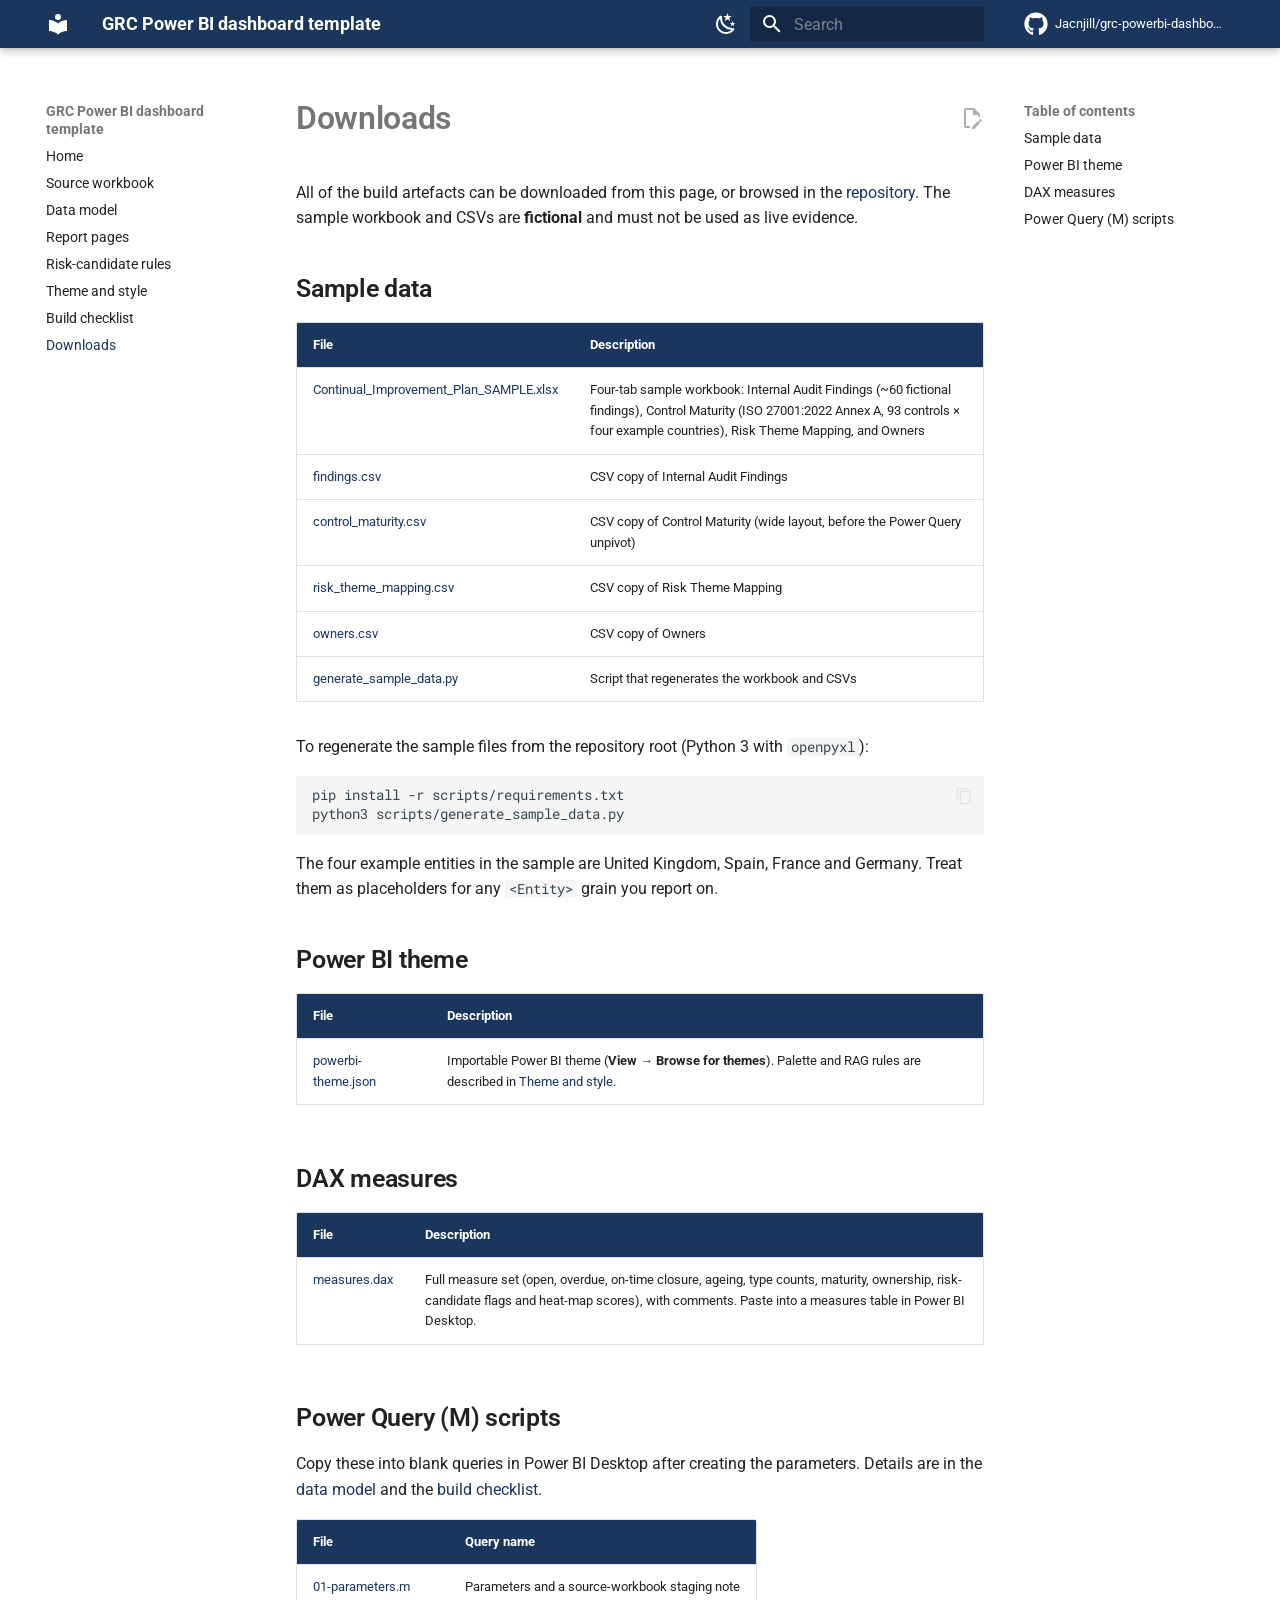
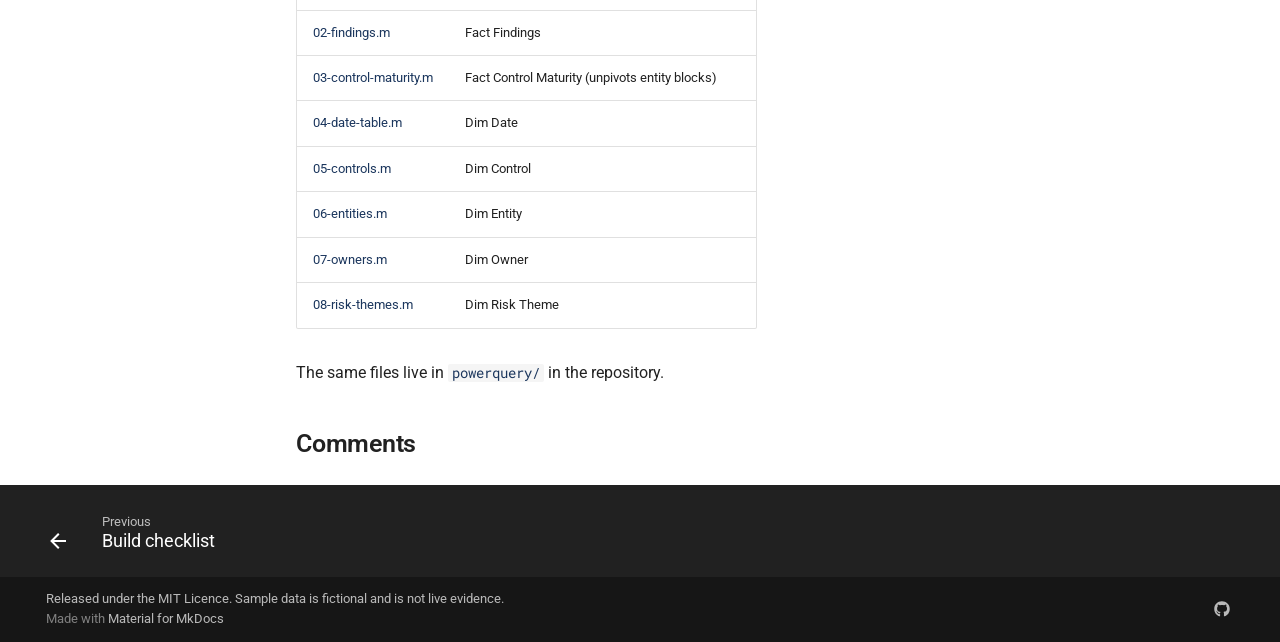
<file: downloads/index.html>
<!doctype html>
<html lang="en" class="no-js">
  <head>
    
      <meta charset="utf-8">
      <meta name="viewport" content="width=device-width,initial-scale=1">
      
        <meta name="description" content="A reusable Power BI template for an executive ISO 27001 continual improvement and internal audit dashboard.">
      
      
      
        <link rel="canonical" href="https://jacnjill.github.io/grc-powerbi-dashboard-template/downloads/">
      
      
        <link rel="prev" href="../06-build-checklist/">
      
      
      
        
      
      
      <link rel="icon" href="../assets/images/favicon.png">
      <meta name="generator" content="mkdocs-1.6.1, mkdocs-material-9.8.1">
    
    
      
        <title>Downloads - GRC Power BI dashboard template</title>
      
    
    
      <link rel="stylesheet" href="../assets/stylesheets/main.57a0d79d.min.css">
      
        
        <link rel="stylesheet" href="../assets/stylesheets/palette.fb2fffe2.min.css">
      
      


    
    
      
    
    
      
        
        
        <link rel="preconnect" href="https://fonts.gstatic.com" crossorigin>
        <link rel="stylesheet" href="https://fonts.googleapis.com/css?family=Roboto:300,300i,400,400i,700,700i%7CRoboto+Mono:400,400i,700,700i&display=fallback">
        <style>:root{--md-text-font:"Roboto";--md-code-font:"Roboto Mono"}</style>
      
    
    
      <link rel="stylesheet" href="../stylesheets/extra.css">
    
    <script>__md_scope=new URL("..",location),__md_hash=e=>[...e].reduce(((e,_)=>(e<<5)-e+_.charCodeAt(0)),0),__md_get=(e,_=localStorage,t=__md_scope)=>JSON.parse(_.getItem(t.pathname+"."+e)),__md_set=(e,_,t=localStorage,a=__md_scope)=>{try{t.setItem(a.pathname+"."+e,JSON.stringify(_))}catch(e){}}</script>
    
      

    
    
  </head>
  
  
    
    
      
    
    
    
    
    <body dir="ltr" data-md-color-scheme="default" data-md-color-primary="custom" data-md-color-accent="custom">
  
    
    <input class="md-toggle" data-md-toggle="drawer" type="checkbox" id="__drawer" autocomplete="off">
    <input class="md-toggle" data-md-toggle="search" type="checkbox" id="__search" autocomplete="off">
    <label class="md-overlay" for="__drawer"></label>
    <div data-md-component="skip">
      
        
        <a href="#downloads" class="md-skip">
          Skip to content
        </a>
      
    </div>
    <div data-md-component="announce">
      
    </div>
    
    
      

  

<header class="md-header md-header--shadow" data-md-component="header">
  <nav class="md-header__inner md-grid" aria-label="Header">
    <a href=".." title="GRC Power BI dashboard template" class="md-header__button md-logo" aria-label="GRC Power BI dashboard template" data-md-component="logo">
      
  
  <svg xmlns="http://www.w3.org/2000/svg" viewBox="0 0 24 24"><path d="M12 8a3 3 0 0 0 3-3 3 3 0 0 0-3-3 3 3 0 0 0-3 3 3 3 0 0 0 3 3m0 3.54C9.64 9.35 6.5 8 3 8v11c3.5 0 6.64 1.35 9 3.54 2.36-2.19 5.5-3.54 9-3.54V8c-3.5 0-6.64 1.35-9 3.54"/></svg>

    </a>
    <label class="md-header__button md-icon" for="__drawer">
      
      <svg xmlns="http://www.w3.org/2000/svg" viewBox="0 0 24 24"><path d="M3 6h18v2H3zm0 5h18v2H3zm0 5h18v2H3z"/></svg>
    </label>
    <div class="md-header__title" data-md-component="header-title">
      <div class="md-header__ellipsis">
        <div class="md-header__topic">
          <span class="md-ellipsis">
            GRC Power BI dashboard template
          </span>
        </div>
        <div class="md-header__topic" data-md-component="header-topic">
          <span class="md-ellipsis">
            
              Downloads
            
          </span>
        </div>
      </div>
    </div>
    
      
        <form class="md-header__option" data-md-component="palette">
  
    
    
    
    <input class="md-option" data-md-color-media="(prefers-color-scheme: light)" data-md-color-scheme="default" data-md-color-primary="custom" data-md-color-accent="custom"  aria-label="Switch to dark mode"  type="radio" name="__palette" id="__palette_0">
    
      <label class="md-header__button md-icon" title="Switch to dark mode" for="__palette_1" hidden>
        <svg xmlns="http://www.w3.org/2000/svg" viewBox="0 0 24 24"><path d="m17.75 4.09-2.53 1.94.91 3.06-2.63-1.81-2.63 1.81.91-3.06-2.53-1.94L12.44 4l1.06-3 1.06 3zm3.5 6.91-1.64 1.25.59 1.98-1.7-1.17-1.7 1.17.59-1.98L15.75 11l2.06-.05L18.5 9l.69 1.95zm-2.28 4.95c.83-.08 1.72 1.1 1.19 1.85-.32.45-.66.87-1.08 1.27C15.17 23 8.84 23 4.94 19.07c-3.91-3.9-3.91-10.24 0-14.14.4-.4.82-.76 1.27-1.08.75-.53 1.93.36 1.85 1.19-.27 2.86.69 5.83 2.89 8.02a9.96 9.96 0 0 0 8.02 2.89m-1.64 2.02a12.08 12.08 0 0 1-7.8-3.47c-2.17-2.19-3.33-5-3.49-7.82-2.81 3.14-2.7 7.96.31 10.98 3.02 3.01 7.84 3.12 10.98.31"/></svg>
      </label>
    
  
    
    
    
    <input class="md-option" data-md-color-media="(prefers-color-scheme: dark)" data-md-color-scheme="slate" data-md-color-primary="custom" data-md-color-accent="custom"  aria-label="Switch to light mode"  type="radio" name="__palette" id="__palette_1">
    
      <label class="md-header__button md-icon" title="Switch to light mode" for="__palette_0" hidden>
        <svg xmlns="http://www.w3.org/2000/svg" viewBox="0 0 24 24"><path d="M12 7a5 5 0 0 1 5 5 5 5 0 0 1-5 5 5 5 0 0 1-5-5 5 5 0 0 1 5-5m0 2a3 3 0 0 0-3 3 3 3 0 0 0 3 3 3 3 0 0 0 3-3 3 3 0 0 0-3-3m0-7 2.39 3.42C13.65 5.15 12.84 5 12 5s-1.65.15-2.39.42zM3.34 7l4.16-.35A7.2 7.2 0 0 0 5.94 8.5c-.44.74-.69 1.5-.83 2.29zm.02 10 1.76-3.77a7.131 7.131 0 0 0 2.38 4.14zM20.65 7l-1.77 3.79a7.02 7.02 0 0 0-2.38-4.15zm-.01 10-4.14.36c.59-.51 1.12-1.14 1.54-1.86.42-.73.69-1.5.83-2.29zM12 22l-2.41-3.44c.74.27 1.55.44 2.41.44.82 0 1.63-.17 2.37-.44z"/></svg>
      </label>
    
  
</form>
      
    
    
      <script>var palette=__md_get("__palette");if(palette&&palette.color){if("(prefers-color-scheme)"===palette.color.media){var media=matchMedia("(prefers-color-scheme: light)"),input=document.querySelector(media.matches?"[data-md-color-media='(prefers-color-scheme: light)']":"[data-md-color-media='(prefers-color-scheme: dark)']");palette.color.media=input.getAttribute("data-md-color-media"),palette.color.scheme=input.getAttribute("data-md-color-scheme"),palette.color.primary=input.getAttribute("data-md-color-primary"),palette.color.accent=input.getAttribute("data-md-color-accent")}for(var[key,value]of Object.entries(palette.color))document.body.setAttribute("data-md-color-"+key,value)}</script>
    
    
    
      
      
        <label class="md-header__button md-icon" for="__search">
          
          <svg xmlns="http://www.w3.org/2000/svg" viewBox="0 0 24 24"><path d="M9.5 3A6.5 6.5 0 0 1 16 9.5c0 1.61-.59 3.09-1.56 4.23l.27.27h.79l5 5-1.5 1.5-5-5v-.79l-.27-.27A6.52 6.52 0 0 1 9.5 16 6.5 6.5 0 0 1 3 9.5 6.5 6.5 0 0 1 9.5 3m0 2C7 5 5 7 5 9.5S7 14 9.5 14 14 12 14 9.5 12 5 9.5 5"/></svg>
        </label>
        <div class="md-search" data-md-component="search" role="dialog">
  <label class="md-search__overlay" for="__search"></label>
  <div class="md-search__inner" role="search">
    <form class="md-search__form" name="search">
      <input type="text" class="md-search__input" name="query" aria-label="Search" placeholder="Search" autocapitalize="off" autocorrect="off" autocomplete="off" spellcheck="false" data-md-component="search-query" required>
      <label class="md-search__icon md-icon" for="__search">
        
        <svg xmlns="http://www.w3.org/2000/svg" viewBox="0 0 24 24"><path d="M9.5 3A6.5 6.5 0 0 1 16 9.5c0 1.61-.59 3.09-1.56 4.23l.27.27h.79l5 5-1.5 1.5-5-5v-.79l-.27-.27A6.52 6.52 0 0 1 9.5 16 6.5 6.5 0 0 1 3 9.5 6.5 6.5 0 0 1 9.5 3m0 2C7 5 5 7 5 9.5S7 14 9.5 14 14 12 14 9.5 12 5 9.5 5"/></svg>
        
        <svg xmlns="http://www.w3.org/2000/svg" viewBox="0 0 24 24"><path d="M20 11v2H8l5.5 5.5-1.42 1.42L4.16 12l7.92-7.92L13.5 5.5 8 11z"/></svg>
      </label>
      <nav class="md-search__options" aria-label="Search">
        
        <button type="reset" class="md-search__icon md-icon" title="Clear" aria-label="Clear" tabindex="-1">
          
          <svg xmlns="http://www.w3.org/2000/svg" viewBox="0 0 24 24"><path d="M19 6.41 17.59 5 12 10.59 6.41 5 5 6.41 10.59 12 5 17.59 6.41 19 12 13.41 17.59 19 19 17.59 13.41 12z"/></svg>
        </button>
      </nav>
      
        <div class="md-search__suggest" data-md-component="search-suggest"></div>
      
    </form>
    <div class="md-search__output">
      <div class="md-search__scrollwrap" tabindex="0" data-md-scrollfix>
        <div class="md-search-result" data-md-component="search-result">
          <div class="md-search-result__meta">
            Initializing search
          </div>
          <ol class="md-search-result__list" role="presentation"></ol>
        </div>
      </div>
    </div>
  </div>
</div>
      
    
    
      <div class="md-header__source">
        <a href="https://github.com/Jacnjill/grc-powerbi-dashboard-template" title="Go to repository" class="md-source" data-md-component="source">
  <div class="md-source__icon md-icon">
    
    <svg xmlns="http://www.w3.org/2000/svg" viewBox="0 0 512 512"><!--! Font Awesome Free 7.1.0 by @fontawesome - https://fontawesome.com License - https://fontawesome.com/license/free (Icons: CC BY 4.0, Fonts: SIL OFL 1.1, Code: MIT License) Copyright 2025 Fonticons, Inc.--><path d="M173.9 397.4c0 2-2.3 3.6-5.2 3.6-3.3.3-5.6-1.3-5.6-3.6 0-2 2.3-3.6 5.2-3.6 3-.3 5.6 1.3 5.6 3.6m-31.1-4.5c-.7 2 1.3 4.3 4.3 4.9 2.6 1 5.6 0 6.2-2s-1.3-4.3-4.3-5.2c-2.6-.7-5.5.3-6.2 2.3m44.2-1.7c-2.9.7-4.9 2.6-4.6 4.9.3 2 2.9 3.3 5.9 2.6 2.9-.7 4.9-2.6 4.6-4.6-.3-1.9-3-3.2-5.9-2.9M252.8 8C114.1 8 8 113.3 8 252c0 110.9 69.8 205.8 169.5 239.2 12.8 2.3 17.3-5.6 17.3-12.1 0-6.2-.3-40.4-.3-61.4 0 0-70 15-84.7-29.8 0 0-11.4-29.1-27.8-36.6 0 0-22.9-15.7 1.6-15.4 0 0 24.9 2 38.6 25.8 21.9 38.6 58.6 27.5 72.9 20.9 2.3-16 8.8-27.1 16-33.7-55.9-6.2-112.3-14.3-112.3-110.5 0-27.5 7.6-41.3 23.6-58.9-2.6-6.5-11.1-33.3 2.6-67.9 20.9-6.5 69 27 69 27 20-5.6 41.5-8.5 62.8-8.5s42.8 2.9 62.8 8.5c0 0 48.1-33.6 69-27 13.7 34.7 5.2 61.4 2.6 67.9 16 17.7 25.8 31.5 25.8 58.9 0 96.5-58.9 104.2-114.8 110.5 9.2 7.9 17 22.9 17 46.4 0 33.7-.3 75.4-.3 83.6 0 6.5 4.6 14.4 17.3 12.1C436.2 457.8 504 362.9 504 252 504 113.3 391.5 8 252.8 8M105.2 352.9c-1.3 1-1 3.3.7 5.2 1.6 1.6 3.9 2.3 5.2 1 1.3-1 1-3.3-.7-5.2-1.6-1.6-3.9-2.3-5.2-1m-10.8-8.1c-.7 1.3.3 2.9 2.3 3.9 1.6 1 3.6.7 4.3-.7.7-1.3-.3-2.9-2.3-3.9-2-.6-3.6-.3-4.3.7m32.4 35.6c-1.6 1.3-1 4.3 1.3 6.2 2.3 2.3 5.2 2.6 6.5 1 1.3-1.3.7-4.3-1.3-6.2-2.2-2.3-5.2-2.6-6.5-1m-11.4-14.7c-1.6 1-1.6 3.6 0 5.9s4.3 3.3 5.6 2.3c1.6-1.3 1.6-3.9 0-6.2-1.4-2.3-4-3.3-5.6-2"/></svg>
  </div>
  <div class="md-source__repository">
    Jacnjill/grc-powerbi-dashboard-template
  </div>
</a>
      </div>
    
  </nav>
  
</header>
    
    <div class="md-container" data-md-component="container">
      
      
        
          
        
      
      <main class="md-main" data-md-component="main">
        <div class="md-main__inner md-grid">
          
            
              
              <div class="md-sidebar md-sidebar--primary" data-md-component="sidebar" data-md-type="navigation" >
                <div class="md-sidebar__scrollwrap">
                  <div class="md-sidebar__inner">
                    



<nav class="md-nav md-nav--primary" aria-label="Navigation" data-md-level="0">
  <label class="md-nav__title" for="__drawer">
    <a href=".." title="GRC Power BI dashboard template" class="md-nav__button md-logo" aria-label="GRC Power BI dashboard template" data-md-component="logo">
      
  
  <svg xmlns="http://www.w3.org/2000/svg" viewBox="0 0 24 24"><path d="M12 8a3 3 0 0 0 3-3 3 3 0 0 0-3-3 3 3 0 0 0-3 3 3 3 0 0 0 3 3m0 3.54C9.64 9.35 6.5 8 3 8v11c3.5 0 6.64 1.35 9 3.54 2.36-2.19 5.5-3.54 9-3.54V8c-3.5 0-6.64 1.35-9 3.54"/></svg>

    </a>
    GRC Power BI dashboard template
  </label>
  
    <div class="md-nav__source">
      <a href="https://github.com/Jacnjill/grc-powerbi-dashboard-template" title="Go to repository" class="md-source" data-md-component="source">
  <div class="md-source__icon md-icon">
    
    <svg xmlns="http://www.w3.org/2000/svg" viewBox="0 0 512 512"><!--! Font Awesome Free 7.1.0 by @fontawesome - https://fontawesome.com License - https://fontawesome.com/license/free (Icons: CC BY 4.0, Fonts: SIL OFL 1.1, Code: MIT License) Copyright 2025 Fonticons, Inc.--><path d="M173.9 397.4c0 2-2.3 3.6-5.2 3.6-3.3.3-5.6-1.3-5.6-3.6 0-2 2.3-3.6 5.2-3.6 3-.3 5.6 1.3 5.6 3.6m-31.1-4.5c-.7 2 1.3 4.3 4.3 4.9 2.6 1 5.6 0 6.2-2s-1.3-4.3-4.3-5.2c-2.6-.7-5.5.3-6.2 2.3m44.2-1.7c-2.9.7-4.9 2.6-4.6 4.9.3 2 2.9 3.3 5.9 2.6 2.9-.7 4.9-2.6 4.6-4.6-.3-1.9-3-3.2-5.9-2.9M252.8 8C114.1 8 8 113.3 8 252c0 110.9 69.8 205.8 169.5 239.2 12.8 2.3 17.3-5.6 17.3-12.1 0-6.2-.3-40.4-.3-61.4 0 0-70 15-84.7-29.8 0 0-11.4-29.1-27.8-36.6 0 0-22.9-15.7 1.6-15.4 0 0 24.9 2 38.6 25.8 21.9 38.6 58.6 27.5 72.9 20.9 2.3-16 8.8-27.1 16-33.7-55.9-6.2-112.3-14.3-112.3-110.5 0-27.5 7.6-41.3 23.6-58.9-2.6-6.5-11.1-33.3 2.6-67.9 20.9-6.5 69 27 69 27 20-5.6 41.5-8.5 62.8-8.5s42.8 2.9 62.8 8.5c0 0 48.1-33.6 69-27 13.7 34.7 5.2 61.4 2.6 67.9 16 17.7 25.8 31.5 25.8 58.9 0 96.5-58.9 104.2-114.8 110.5 9.2 7.9 17 22.9 17 46.4 0 33.7-.3 75.4-.3 83.6 0 6.5 4.6 14.4 17.3 12.1C436.2 457.8 504 362.9 504 252 504 113.3 391.5 8 252.8 8M105.2 352.9c-1.3 1-1 3.3.7 5.2 1.6 1.6 3.9 2.3 5.2 1 1.3-1 1-3.3-.7-5.2-1.6-1.6-3.9-2.3-5.2-1m-10.8-8.1c-.7 1.3.3 2.9 2.3 3.9 1.6 1 3.6.7 4.3-.7.7-1.3-.3-2.9-2.3-3.9-2-.6-3.6-.3-4.3.7m32.4 35.6c-1.6 1.3-1 4.3 1.3 6.2 2.3 2.3 5.2 2.6 6.5 1 1.3-1.3.7-4.3-1.3-6.2-2.2-2.3-5.2-2.6-6.5-1m-11.4-14.7c-1.6 1-1.6 3.6 0 5.9s4.3 3.3 5.6 2.3c1.6-1.3 1.6-3.9 0-6.2-1.4-2.3-4-3.3-5.6-2"/></svg>
  </div>
  <div class="md-source__repository">
    Jacnjill/grc-powerbi-dashboard-template
  </div>
</a>
    </div>
  
  <ul class="md-nav__list" data-md-scrollfix>
    
      
      
  
  
  
  
    <li class="md-nav__item">
      <a href=".." class="md-nav__link">
        
  
  
  <span class="md-ellipsis">
    
  
    Home
  

    
  </span>
  
  

      </a>
    </li>
  

    
      
      
  
  
  
  
    <li class="md-nav__item">
      <a href="../01-source-workbook-spec/" class="md-nav__link">
        
  
  
  <span class="md-ellipsis">
    
  
    Source workbook
  

    
  </span>
  
  

      </a>
    </li>
  

    
      
      
  
  
  
  
    <li class="md-nav__item">
      <a href="../02-data-model/" class="md-nav__link">
        
  
  
  <span class="md-ellipsis">
    
  
    Data model
  

    
  </span>
  
  

      </a>
    </li>
  

    
      
      
  
  
  
  
    <li class="md-nav__item">
      <a href="../03-report-pages/" class="md-nav__link">
        
  
  
  <span class="md-ellipsis">
    
  
    Report pages
  

    
  </span>
  
  

      </a>
    </li>
  

    
      
      
  
  
  
  
    <li class="md-nav__item">
      <a href="../04-risk-candidate-rules/" class="md-nav__link">
        
  
  
  <span class="md-ellipsis">
    
  
    Risk-candidate rules
  

    
  </span>
  
  

      </a>
    </li>
  

    
      
      
  
  
  
  
    <li class="md-nav__item">
      <a href="../05-theme-and-style/" class="md-nav__link">
        
  
  
  <span class="md-ellipsis">
    
  
    Theme and style
  

    
  </span>
  
  

      </a>
    </li>
  

    
      
      
  
  
  
  
    <li class="md-nav__item">
      <a href="../06-build-checklist/" class="md-nav__link">
        
  
  
  <span class="md-ellipsis">
    
  
    Build checklist
  

    
  </span>
  
  

      </a>
    </li>
  

    
      
      
  
  
    
  
  
  
    <li class="md-nav__item md-nav__item--active">
      
      <input class="md-nav__toggle md-toggle" type="checkbox" id="__toc">
      
      
        
      
      
        <label class="md-nav__link md-nav__link--active" for="__toc">
          
  
  
  <span class="md-ellipsis">
    
  
    Downloads
  

    
  </span>
  
  

          <span class="md-nav__icon md-icon"></span>
        </label>
      
      <a href="./" class="md-nav__link md-nav__link--active">
        
  
  
  <span class="md-ellipsis">
    
  
    Downloads
  

    
  </span>
  
  

      </a>
      
        

<nav class="md-nav md-nav--secondary" aria-label="Table of contents">
  
  
  
    
  
  
    <label class="md-nav__title" for="__toc">
      <span class="md-nav__icon md-icon"></span>
      Table of contents
    </label>
    <ul class="md-nav__list" data-md-component="toc" data-md-scrollfix>
      
        <li class="md-nav__item">
  <a href="#sample-data" class="md-nav__link">
    <span class="md-ellipsis">
      
        Sample data
      
    </span>
  </a>
  
</li>
      
        <li class="md-nav__item">
  <a href="#power-bi-theme" class="md-nav__link">
    <span class="md-ellipsis">
      
        Power BI theme
      
    </span>
  </a>
  
</li>
      
        <li class="md-nav__item">
  <a href="#dax-measures" class="md-nav__link">
    <span class="md-ellipsis">
      
        DAX measures
      
    </span>
  </a>
  
</li>
      
        <li class="md-nav__item">
  <a href="#power-query-m-scripts" class="md-nav__link">
    <span class="md-ellipsis">
      
        Power Query (M) scripts
      
    </span>
  </a>
  
</li>
      
    </ul>
  
</nav>
      
    </li>
  

    
  </ul>
</nav>
                  </div>
                </div>
              </div>
            
            
              
              <div class="md-sidebar md-sidebar--secondary" data-md-component="sidebar" data-md-type="toc" >
                <div class="md-sidebar__scrollwrap">
                  <div class="md-sidebar__inner">
                    

<nav class="md-nav md-nav--secondary" aria-label="Table of contents">
  
  
  
    
  
  
    <label class="md-nav__title" for="__toc">
      <span class="md-nav__icon md-icon"></span>
      Table of contents
    </label>
    <ul class="md-nav__list" data-md-component="toc" data-md-scrollfix>
      
        <li class="md-nav__item">
  <a href="#sample-data" class="md-nav__link">
    <span class="md-ellipsis">
      
        Sample data
      
    </span>
  </a>
  
</li>
      
        <li class="md-nav__item">
  <a href="#power-bi-theme" class="md-nav__link">
    <span class="md-ellipsis">
      
        Power BI theme
      
    </span>
  </a>
  
</li>
      
        <li class="md-nav__item">
  <a href="#dax-measures" class="md-nav__link">
    <span class="md-ellipsis">
      
        DAX measures
      
    </span>
  </a>
  
</li>
      
        <li class="md-nav__item">
  <a href="#power-query-m-scripts" class="md-nav__link">
    <span class="md-ellipsis">
      
        Power Query (M) scripts
      
    </span>
  </a>
  
</li>
      
    </ul>
  
</nav>
                  </div>
                </div>
              </div>
            
          
          
            <div class="md-content" data-md-component="content">
              
              <article class="md-content__inner md-typeset">
                
                  


  
    <a href="https://github.com/Jacnjill/grc-powerbi-dashboard-template/edit/main/docs/downloads.md" title="Edit this page" class="md-content__button md-icon" rel="edit">
      
      <svg xmlns="http://www.w3.org/2000/svg" viewBox="0 0 24 24"><path d="M10 20H6V4h7v5h5v3.1l2-2V8l-6-6H6c-1.1 0-2 .9-2 2v16c0 1.1.9 2 2 2h4zm10.2-7c.1 0 .3.1.4.2l1.3 1.3c.2.2.2.6 0 .8l-1 1-2.1-2.1 1-1c.1-.1.2-.2.4-.2m0 3.9L14.1 23H12v-2.1l6.1-6.1z"/></svg>
    </a>
  
  


<h1 id="downloads">Downloads<a class="headerlink" href="#downloads" title="Permanent link">&para;</a></h1>
<p>All of the build artefacts can be downloaded from this page, or browsed in the <a href="https://github.com/Jacnjill/grc-powerbi-dashboard-template">repository</a>. The sample workbook and CSVs are <strong>fictional</strong> and must not be used as live evidence.</p>
<h2 id="sample-data">Sample data<a class="headerlink" href="#sample-data" title="Permanent link">&para;</a></h2>
<table>
<thead>
<tr>
<th>File</th>
<th>Description</th>
</tr>
</thead>
<tbody>
<tr>
<td><a href="Continual_Improvement_Plan_SAMPLE.xlsx">Continual_Improvement_Plan_SAMPLE.xlsx</a></td>
<td>Four-tab sample workbook: Internal Audit Findings (~60 fictional findings), Control Maturity (ISO 27001:2022 Annex A, 93 controls × four example countries), Risk Theme Mapping, and Owners</td>
</tr>
<tr>
<td><a href="findings.csv">findings.csv</a></td>
<td>CSV copy of Internal Audit Findings</td>
</tr>
<tr>
<td><a href="control_maturity.csv">control_maturity.csv</a></td>
<td>CSV copy of Control Maturity (wide layout, before the Power Query unpivot)</td>
</tr>
<tr>
<td><a href="risk_theme_mapping.csv">risk_theme_mapping.csv</a></td>
<td>CSV copy of Risk Theme Mapping</td>
</tr>
<tr>
<td><a href="owners.csv">owners.csv</a></td>
<td>CSV copy of Owners</td>
</tr>
<tr>
<td><a href="generate_sample_data.py">generate_sample_data.py</a></td>
<td>Script that regenerates the workbook and CSVs</td>
</tr>
</tbody>
</table>
<p>To regenerate the sample files from the repository root (Python 3 with <code>openpyxl</code>):</p>
<div class="highlight"><pre><span></span><code><a id="__codelineno-0-1" name="__codelineno-0-1" href="#__codelineno-0-1"></a>pip<span class="w"> </span>install<span class="w"> </span>-r<span class="w"> </span>scripts/requirements.txt
<a id="__codelineno-0-2" name="__codelineno-0-2" href="#__codelineno-0-2"></a>python3<span class="w"> </span>scripts/generate_sample_data.py
</code></pre></div>
<p>The four example entities in the sample are United Kingdom, Spain, France and Germany. Treat them as placeholders for any <code>&lt;Entity&gt;</code> grain you report on.</p>
<h2 id="power-bi-theme">Power BI theme<a class="headerlink" href="#power-bi-theme" title="Permanent link">&para;</a></h2>
<table>
<thead>
<tr>
<th>File</th>
<th>Description</th>
</tr>
</thead>
<tbody>
<tr>
<td><a href="powerbi-theme.json">powerbi-theme.json</a></td>
<td>Importable Power BI theme (<strong>View → Browse for themes</strong>). Palette and RAG rules are described in <a href="../05-theme-and-style/">Theme and style</a>.</td>
</tr>
</tbody>
</table>
<h2 id="dax-measures">DAX measures<a class="headerlink" href="#dax-measures" title="Permanent link">&para;</a></h2>
<table>
<thead>
<tr>
<th>File</th>
<th>Description</th>
</tr>
</thead>
<tbody>
<tr>
<td><a href="measures.dax">measures.dax</a></td>
<td>Full measure set (open, overdue, on-time closure, ageing, type counts, maturity, ownership, risk-candidate flags and heat-map scores), with comments. Paste into a measures table in Power BI Desktop.</td>
</tr>
</tbody>
</table>
<h2 id="power-query-m-scripts">Power Query (M) scripts<a class="headerlink" href="#power-query-m-scripts" title="Permanent link">&para;</a></h2>
<p>Copy these into blank queries in Power BI Desktop after creating the parameters. Details are in the <a href="../02-data-model/">data model</a> and the <a href="../06-build-checklist/">build checklist</a>.</p>
<table>
<thead>
<tr>
<th>File</th>
<th>Query name</th>
</tr>
</thead>
<tbody>
<tr>
<td><a href="powerquery/01-parameters.m">01-parameters.m</a></td>
<td>Parameters and a source-workbook staging note</td>
</tr>
<tr>
<td><a href="powerquery/02-findings.m">02-findings.m</a></td>
<td>Fact Findings</td>
</tr>
<tr>
<td><a href="powerquery/03-control-maturity.m">03-control-maturity.m</a></td>
<td>Fact Control Maturity (unpivots entity blocks)</td>
</tr>
<tr>
<td><a href="powerquery/04-date-table.m">04-date-table.m</a></td>
<td>Dim Date</td>
</tr>
<tr>
<td><a href="powerquery/05-controls.m">05-controls.m</a></td>
<td>Dim Control</td>
</tr>
<tr>
<td><a href="powerquery/06-entities.m">06-entities.m</a></td>
<td>Dim Entity</td>
</tr>
<tr>
<td><a href="powerquery/07-owners.m">07-owners.m</a></td>
<td>Dim Owner</td>
</tr>
<tr>
<td><a href="powerquery/08-risk-themes.m">08-risk-themes.m</a></td>
<td>Dim Risk Theme</td>
</tr>
</tbody>
</table>
<p>The same files live in <a href="https://github.com/Jacnjill/grc-powerbi-dashboard-template/tree/main/powerquery"><code>powerquery/</code></a> in the repository.</p>







  
  






  <h2 id="__comments">Comments</h2>
  <!-- Comments use giscus (GitHub Discussions). The giscus GitHub App must be
       installed on this repository: https://github.com/apps/giscus
       The Comments category could not be created via API; this site uses the
       default Announcements category (announcement format, which giscus recommends). -->
  <script src="https://giscus.app/client.js"
          data-repo="Jacnjill/grc-powerbi-dashboard-template"
          data-repo-id="R_kgDOVqxk-Q"
          data-category="Announcements"
          data-category-id="DIC_kwDOVqxk-c4DK5T4"
          data-mapping="pathname"
          data-strict="0"
          data-reactions-enabled="1"
          data-emit-metadata="0"
          data-input-position="bottom"
          data-theme="preferred_color_scheme"
          data-lang="en"
          crossorigin="anonymous"
          async>
  </script>

                
              </article>
            </div>
          
          
<script>var target=document.getElementById(location.hash.slice(1));target&&target.name&&(target.checked=target.name.startsWith("__tabbed_"))</script>
        </div>
        
          <button type="button" class="md-top md-icon" data-md-component="top" hidden>
  
  <svg xmlns="http://www.w3.org/2000/svg" viewBox="0 0 24 24"><path d="M13 20h-2V8l-5.5 5.5-1.42-1.42L12 4.16l7.92 7.92-1.42 1.42L13 8z"/></svg>
  Back to top
</button>
        
      </main>
      
        <footer class="md-footer">
  
    
      
      <nav class="md-footer__inner md-grid" aria-label="Footer" >
        
          
          <a href="../06-build-checklist/" class="md-footer__link md-footer__link--prev" aria-label="Previous: Build checklist">
            <div class="md-footer__button md-icon">
              
              <svg xmlns="http://www.w3.org/2000/svg" viewBox="0 0 24 24"><path d="M20 11v2H8l5.5 5.5-1.42 1.42L4.16 12l7.92-7.92L13.5 5.5 8 11z"/></svg>
            </div>
            <div class="md-footer__title">
              <span class="md-footer__direction">
                Previous
              </span>
              <div class="md-ellipsis">
                Build checklist
              </div>
            </div>
          </a>
        
        
      </nav>
    
  
  <div class="md-footer-meta md-typeset">
    <div class="md-footer-meta__inner md-grid">
      <div class="md-copyright">
  
    <div class="md-copyright__highlight">
      Released under the MIT Licence. Sample data is fictional and is not live evidence.
    </div>
  
  
    Made with
    <a href="https://squidfunk.github.io/mkdocs-material/" target="_blank" rel="noopener">
      Material for MkDocs
    </a>
  
</div>
      
        
<div class="md-social">
  
    
    
    
    
    <a href="https://github.com/Jacnjill/grc-powerbi-dashboard-template" target="_blank" rel="noopener" title="Repository on GitHub" class="md-social__link">
      <svg xmlns="http://www.w3.org/2000/svg" viewBox="0 0 512 512"><!--! Font Awesome Free 7.1.0 by @fontawesome - https://fontawesome.com License - https://fontawesome.com/license/free (Icons: CC BY 4.0, Fonts: SIL OFL 1.1, Code: MIT License) Copyright 2025 Fonticons, Inc.--><path d="M173.9 397.4c0 2-2.3 3.6-5.2 3.6-3.3.3-5.6-1.3-5.6-3.6 0-2 2.3-3.6 5.2-3.6 3-.3 5.6 1.3 5.6 3.6m-31.1-4.5c-.7 2 1.3 4.3 4.3 4.9 2.6 1 5.6 0 6.2-2s-1.3-4.3-4.3-5.2c-2.6-.7-5.5.3-6.2 2.3m44.2-1.7c-2.9.7-4.9 2.6-4.6 4.9.3 2 2.9 3.3 5.9 2.6 2.9-.7 4.9-2.6 4.6-4.6-.3-1.9-3-3.2-5.9-2.9M252.8 8C114.1 8 8 113.3 8 252c0 110.9 69.8 205.8 169.5 239.2 12.8 2.3 17.3-5.6 17.3-12.1 0-6.2-.3-40.4-.3-61.4 0 0-70 15-84.7-29.8 0 0-11.4-29.1-27.8-36.6 0 0-22.9-15.7 1.6-15.4 0 0 24.9 2 38.6 25.8 21.9 38.6 58.6 27.5 72.9 20.9 2.3-16 8.8-27.1 16-33.7-55.9-6.2-112.3-14.3-112.3-110.5 0-27.5 7.6-41.3 23.6-58.9-2.6-6.5-11.1-33.3 2.6-67.9 20.9-6.5 69 27 69 27 20-5.6 41.5-8.5 62.8-8.5s42.8 2.9 62.8 8.5c0 0 48.1-33.6 69-27 13.7 34.7 5.2 61.4 2.6 67.9 16 17.7 25.8 31.5 25.8 58.9 0 96.5-58.9 104.2-114.8 110.5 9.2 7.9 17 22.9 17 46.4 0 33.7-.3 75.4-.3 83.6 0 6.5 4.6 14.4 17.3 12.1C436.2 457.8 504 362.9 504 252 504 113.3 391.5 8 252.8 8M105.2 352.9c-1.3 1-1 3.3.7 5.2 1.6 1.6 3.9 2.3 5.2 1 1.3-1 1-3.3-.7-5.2-1.6-1.6-3.9-2.3-5.2-1m-10.8-8.1c-.7 1.3.3 2.9 2.3 3.9 1.6 1 3.6.7 4.3-.7.7-1.3-.3-2.9-2.3-3.9-2-.6-3.6-.3-4.3.7m32.4 35.6c-1.6 1.3-1 4.3 1.3 6.2 2.3 2.3 5.2 2.6 6.5 1 1.3-1.3.7-4.3-1.3-6.2-2.2-2.3-5.2-2.6-6.5-1m-11.4-14.7c-1.6 1-1.6 3.6 0 5.9s4.3 3.3 5.6 2.3c1.6-1.3 1.6-3.9 0-6.2-1.4-2.3-4-3.3-5.6-2"/></svg>
    </a>
  
</div>
      
    </div>
  </div>
</footer>
      
    </div>
    <div class="md-dialog" data-md-component="dialog">
      <div class="md-dialog__inner md-typeset"></div>
    </div>
    
    
    
      
      
      <script id="__config" type="application/json">{"annotate": null, "base": "..", "features": ["navigation.sections", "navigation.expand", "navigation.top", "navigation.footer", "search.highlight", "search.suggest", "content.code.copy", "content.action.edit", "toc.follow"], "search": "../assets/javascripts/workers/search.a7633da7.min.js", "tags": null, "translations": {"clipboard.copied": "Copied to clipboard", "clipboard.copy": "Copy to clipboard", "search.result.more.one": "1 more on this page", "search.result.more.other": "# more on this page", "search.result.none": "No matching documents", "search.result.one": "1 matching document", "search.result.other": "# matching documents", "search.result.placeholder": "Type to start searching", "search.result.term.missing": "Missing", "select.version": "Select version"}, "version": null}</script>
    
    
      <script src="../assets/javascripts/bundle.a5f9d56c.min.js"></script>
      
    
  </body>
</html>
</file>
<file: stylesheets/extra.css>
/* Neutral executive palette, aligned with the Power BI theme (navy / ink). */
:root {
  --md-primary-fg-color: #1B365D;
  --md-primary-fg-color--light: #2E6B8A;
  --md-primary-fg-color--dark: #12243E;
  --md-accent-fg-color: #2E6B8A;
  --md-accent-fg-color--transparent: rgba(46, 107, 138, 0.1);
  --md-typeset-a-color: #2E6B8A;
}

[data-md-color-scheme="slate"] {
  --md-primary-fg-color: #2E6B8A;
  --md-primary-fg-color--light: #4A9BB4;
  --md-primary-fg-color--dark: #1B365D;
  --md-accent-fg-color: #4A9BB4;
  --md-typeset-a-color: #4A9BB4;
}

.md-typeset h1,
.md-typeset h2 {
  font-weight: 600;
}

.md-typeset table:not([class]) th {
  background-color: #1B365D;
  color: #ffffff;
}

[data-md-color-scheme="slate"] .md-typeset table:not([class]) th {
  background-color: #2E6B8A;
}
</file>
<file: assets/stylesheets/main.57a0d79d.min.css>
@charset "UTF-8";html{box-sizing:border-box;-webkit-text-size-adjust:none;-moz-text-size-adjust:none;text-size-adjust:none}*,:after,:before{box-sizing:inherit}@media(prefers-reduced-motion){*,:after,:before{transition:none!important}}body{margin:0;-webkit-font-smoothing:antialiased;-moz-osx-font-smoothing:grayscale;--md-text-font-family:var(--md-text-font, _),
    -apple-system, BlinkMacSystemFont, Helvetica, Arial, sans-serif;--md-code-font-family:var(--md-code-font, _),
    SFMono-Regular, Consolas, Menlo, monospace}.md-typeset code:not(.focus-visible),a,button,input,label{-webkit-tap-highlight-color:transparent}a{color:inherit;text-decoration:none}hr{box-sizing:initial;display:block;height:.05rem;padding:0;overflow:visible;border:0}small{font-size:80%}sub,sup{line-height:1em}img{border-style:none}table{border-spacing:0;border-collapse:initial}td,th{font-weight:400;vertical-align:top}button{padding:0;margin:0;font-family:inherit;font-size:inherit;background:#0000;border:0}input{border:0;outline:none}:root{--md-primary-fg-color:#4051b5;--md-primary-fg-color--light:#5d6cc0;--md-primary-fg-color--dark:#303fa1;--md-primary-bg-color:#fff;--md-primary-bg-color--light:#ffffffb3;--md-accent-fg-color:#526cfe;--md-accent-fg-color--transparent:#526cfe1a;--md-accent-bg-color:#fff;--md-accent-bg-color--light:#ffffffb3;--md-typeset-table-sort-icon:url("data:image/svg+xml;charset=utf-8,<svg xmlns='http://www.w3.org/2000/svg' viewBox='0 0 24 24'><path d='m18 21-4-4h3V7h-3l4-4 4 4h-3v10h3M2 19v-2h10v2M2 13v-2h7v2M2 7V5h4v2z'/></svg>");--md-typeset-table-sort-icon--asc:url("data:image/svg+xml;charset=utf-8,<svg xmlns='http://www.w3.org/2000/svg' viewBox='0 0 24 24'><path d='M19 17h3l-4 4-4-4h3V3h2M2 17h10v2H2M6 5v2H2V5m0 6h7v2H2z'/></svg>");--md-typeset-table-sort-icon--desc:url("data:image/svg+xml;charset=utf-8,<svg xmlns='http://www.w3.org/2000/svg' viewBox='0 0 24 24'><path d='M19 7h3l-4-4-4 4h3v14h2M2 17h10v2H2M6 5v2H2V5m0 6h7v2H2z'/></svg>")}[data-md-color-scheme=default]{color-scheme:light}[data-md-color-scheme=default] img[src$="#gh-dark-mode-only"],[data-md-color-scheme=default] img[src$="#only-dark"]{display:none}:root,[data-md-color-scheme=default]{--md-hue:225deg;--md-default-fg-color:#000000de;--md-default-fg-color--light:#0000008a;--md-default-fg-color--lighter:#00000052;--md-default-fg-color--lightest:#00000012;--md-default-bg-color:#fff;--md-default-bg-color--light:#ffffffb3;--md-default-bg-color--lighter:#ffffff4d;--md-default-bg-color--lightest:#ffffff1f;--md-code-fg-color:#36464e;--md-code-bg-color:#f5f5f5;--md-code-bg-color--light:#f5f5f5b3;--md-code-bg-color--lighter:#f5f5f54d;--md-code-hl-color:#4287ff;--md-code-hl-color--light:#4287ff1a;--md-code-hl-number-color:#d52a2a;--md-code-hl-special-color:#db1457;--md-code-hl-function-color:#a846b9;--md-code-hl-constant-color:#6e59d9;--md-code-hl-keyword-color:#3f6ec6;--md-code-hl-string-color:#1c7d4d;--md-code-hl-name-color:var(--md-code-fg-color);--md-code-hl-operator-color:var(--md-default-fg-color--light);--md-code-hl-punctuation-color:var(--md-default-fg-color--light);--md-code-hl-comment-color:var(--md-default-fg-color--light);--md-code-hl-generic-color:var(--md-default-fg-color--light);--md-code-hl-variable-color:var(--md-default-fg-color--light);--md-typeset-color:var(--md-default-fg-color);--md-typeset-a-color:var(--md-primary-fg-color);--md-typeset-del-color:#f5503d26;--md-typeset-ins-color:#0bd57026;--md-typeset-kbd-color:#fafafa;--md-typeset-kbd-accent-color:#fff;--md-typeset-kbd-border-color:#b8b8b8;--md-typeset-mark-color:#ffff0080;--md-typeset-table-color:#0000001f;--md-typeset-table-color--light:#00000009;--md-admonition-fg-color:var(--md-default-fg-color);--md-admonition-bg-color:var(--md-default-bg-color);--md-warning-fg-color:#000000de;--md-warning-bg-color:#ff9;--md-footer-fg-color:#fff;--md-footer-fg-color--light:#ffffffb3;--md-footer-fg-color--lighter:#ffffff73;--md-footer-bg-color:#000000de;--md-footer-bg-color--dark:#00000052;--md-shadow-z1:0 0.2rem 0.5rem #0000000d,
    0 0 0.05rem #0000001a;--md-shadow-z2:0 0.2rem 0.5rem #0000001a,
    0 0 0.05rem #00000040;--md-shadow-z3:0 0.2rem 0.5rem #0003,
    0 0 0.05rem #00000059}.md-icon svg{display:block;width:1.2rem;height:1.2rem;fill:currentcolor}aside,body,input{font-family:var(--md-text-font-family);font-feature-settings:"kern","liga";color:var(--md-typeset-color)}code,kbd,pre{font-family:var(--md-code-font-family);font-feature-settings:"kern"}.md-typeset{font-size:.8rem;line-height:1.6;overflow-wrap:break-word;-webkit-print-color-adjust:exact;color-adjust:exact}@media print{.md-typeset{font-size:.68rem}.md-typeset code,.md-typeset kbd,.md-typeset pre{white-space:pre-wrap}}.md-typeset blockquote,.md-typeset dl,.md-typeset figure,.md-typeset ol,.md-typeset pre,.md-typeset ul{margin-top:1em;margin-bottom:1em}.md-typeset h1{margin:0 0 1.25em;font-size:2em;line-height:1.3;color:var(--md-default-fg-color--light)}.md-typeset h1,.md-typeset h2{font-weight:300;letter-spacing:-.01em}.md-typeset h2{margin:1.6em 0 .64em;font-size:1.5625em;line-height:1.4}.md-typeset h3{margin:1.6em 0 .8em;font-size:1.25em;font-weight:400;line-height:1.5;letter-spacing:-.01em}.md-typeset h2+h3{margin-top:.8em}.md-typeset h4{margin:1em 0;font-weight:700;letter-spacing:-.01em}.md-typeset h5,.md-typeset h6{margin:1.25em 0;font-size:.8em;font-weight:700;color:var(--md-default-fg-color--light);letter-spacing:-.01em}.md-typeset h5{text-transform:uppercase}.md-typeset h5 code{text-transform:none}.md-typeset hr{display:flow-root;margin:1.5em 0;border-bottom:.05rem solid var(--md-default-fg-color--lightest)}.md-typeset a{color:var(--md-typeset-a-color);word-break:break-word}.md-typeset a,.md-typeset a:before{transition:color 125ms}.md-typeset a:focus,.md-typeset a:hover{color:var(--md-accent-fg-color)}.md-typeset a:focus code,.md-typeset a:hover code{color:var(--md-accent-fg-color);background-color:var(--md-accent-fg-color--transparent)}.md-typeset a code{color:var(--md-typeset-a-color)}.md-typeset a.focus-visible{outline-color:var(--md-accent-fg-color);outline-offset:.2rem}.md-typeset code,.md-typeset kbd,.md-typeset pre{font-variant-ligatures:none;color:var(--md-code-fg-color);direction:ltr;transition:background-color 125ms}.md-typeset code{padding:0 .2941176471em;font-size:.85em;word-break:break-word;background-color:var(--md-code-bg-color);border-radius:.1rem;-webkit-box-decoration-break:clone;box-decoration-break:clone;transition:color 125ms,background-color 125ms}.md-typeset code:not(.focus-visible){outline:none}.md-typeset pre{position:relative;display:flow-root;line-height:1.4}.md-typeset pre>code{display:block;padding:.7720588235em 1.1764705882em;margin:0;overflow:auto;word-break:normal;touch-action:auto;scrollbar-color:var(--md-default-fg-color--lighter) #0000;scrollbar-width:thin;outline-color:var(--md-accent-fg-color);box-shadow:none;-webkit-box-decoration-break:slice;box-decoration-break:slice}.md-typeset pre>code:hover{scrollbar-color:var(--md-accent-fg-color) #0000}.md-typeset pre>code::-webkit-scrollbar{width:.2rem;height:.2rem}.md-typeset pre>code::-webkit-scrollbar-thumb{background-color:var(--md-default-fg-color--lighter)}.md-typeset pre>code::-webkit-scrollbar-thumb:hover{background-color:var(--md-accent-fg-color)}.md-typeset kbd{display:inline-block;padding:0 .6666666667em;font-size:.75em;color:var(--md-default-fg-color);word-break:break-word;vertical-align:text-top;background-color:var(--md-typeset-kbd-color);border-radius:.1rem;box-shadow:0 .1rem 0 .05rem var(--md-typeset-kbd-border-color),0 .1rem 0 var(--md-typeset-kbd-border-color),0 -.1rem .2rem var(--md-typeset-kbd-accent-color) inset}.md-typeset mark{color:inherit;word-break:break-word;background-color:var(--md-typeset-mark-color);-webkit-box-decoration-break:clone;box-decoration-break:clone}.md-typeset abbr{text-decoration:none;cursor:help}.md-typeset [data-preview],.md-typeset abbr{border-bottom:.05rem dotted var(--md-default-fg-color--light)}.md-typeset small{opacity:.75}[dir=ltr] .md-typeset sub,[dir=ltr] .md-typeset sup{margin-left:.078125em}[dir=rtl] .md-typeset sub,[dir=rtl] .md-typeset sup{margin-right:.078125em}[dir=ltr] .md-typeset blockquote{padding-left:.6rem;border-left:.2rem solid var(--md-default-fg-color--lighter)}[dir=rtl] .md-typeset blockquote{padding-right:.6rem;border-right:.2rem solid var(--md-default-fg-color--lighter)}.md-typeset blockquote{margin-left:0;margin-right:0;color:var(--md-default-fg-color--light)}.md-typeset ul{list-style-type:disc}.md-typeset ul[type]{list-style-type:revert-layer}[dir=ltr] .md-typeset ol,[dir=ltr] .md-typeset ol li ol,[dir=ltr] .md-typeset ol li ul,[dir=ltr] .md-typeset ul,[dir=ltr] .md-typeset ul li ol,[dir=ltr] .md-typeset ul li ul{margin-left:.625em}[dir=rtl] .md-typeset ol,[dir=rtl] .md-typeset ol li ol,[dir=rtl] .md-typeset ol li ul,[dir=rtl] .md-typeset ul,[dir=rtl] .md-typeset ul li ol,[dir=rtl] .md-typeset ul li ul{margin-right:.625em}.md-typeset ol,.md-typeset ul{padding:0}.md-typeset ol:not([hidden]),.md-typeset ul:not([hidden]){display:flow-root}.md-typeset ol ol,.md-typeset ul ol{list-style-type:lower-alpha}.md-typeset ol ol ol,.md-typeset ul ol ol{list-style-type:lower-roman}.md-typeset ol ol ol ol,.md-typeset ul ol ol ol{list-style-type:upper-alpha}.md-typeset ol ol ol ol ol,.md-typeset ul ol ol ol ol{list-style-type:upper-roman}.md-typeset ol[type],.md-typeset ul[type]{list-style-type:revert-layer}[dir=ltr] .md-typeset ol li,[dir=ltr] .md-typeset ul li{margin-left:1.25em}[dir=rtl] .md-typeset ol li,[dir=rtl] .md-typeset ul li{margin-right:1.25em}.md-typeset ol li,.md-typeset ul li{margin-bottom:.5em}.md-typeset ol li blockquote,.md-typeset ol li p,.md-typeset ul li blockquote,.md-typeset ul li p{margin:.5em 0}.md-typeset ol li:last-child,.md-typeset ul li:last-child{margin-bottom:0}.md-typeset ol li ol,.md-typeset ol li ul,.md-typeset ul li ol,.md-typeset ul li ul{margin-top:.5em;margin-bottom:.5em}[dir=ltr] .md-typeset dd{margin-left:1.875em}[dir=rtl] .md-typeset dd{margin-right:1.875em}.md-typeset dd{margin-top:1em;margin-bottom:1.5em}.md-typeset img,.md-typeset svg,.md-typeset video{max-width:100%;height:auto}.md-typeset img[align=left]{margin:1em 1em 1em 0}.md-typeset img[align=right]{margin:1em 0 1em 1em}.md-typeset img[align]:only-child{margin-top:0}.md-typeset figure{display:flow-root;width:fit-content;max-width:100%;margin:1em auto;text-align:center}.md-typeset figure img{display:block;margin:0 auto}.md-typeset figcaption{max-width:24rem;margin:1em auto;font-style:italic}.md-typeset iframe{max-width:100%}.md-typeset table:not([class]){display:inline-block;max-width:100%;overflow:auto;font-size:.64rem;touch-action:auto;background-color:var(--md-default-bg-color);border:.05rem solid var(--md-typeset-table-color);border-radius:.1rem}@media print{.md-typeset table:not([class]){display:table}}.md-typeset table:not([class])+*{margin-top:1.5em}.md-typeset table:not([class]) td>:first-child,.md-typeset table:not([class]) th>:first-child{margin-top:0}.md-typeset table:not([class]) td>:last-child,.md-typeset table:not([class]) th>:last-child{margin-bottom:0}.md-typeset table:not([class]) td:not([align]),.md-typeset table:not([class]) th:not([align]){text-align:left}[dir=rtl] .md-typeset table:not([class]) td:not([align]),[dir=rtl] .md-typeset table:not([class]) th:not([align]){text-align:right}.md-typeset table:not([class]) th{min-width:5rem;padding:.9375em 1.25em;font-weight:700;vertical-align:top}.md-typeset table:not([class]) td{padding:.9375em 1.25em;vertical-align:top;border-top:.05rem solid var(--md-typeset-table-color)}.md-typeset table:not([class]) tbody tr{transition:background-color 125ms}.md-typeset table:not([class]) tbody tr:hover{background-color:var(--md-typeset-table-color--light);box-shadow:0 .05rem 0 var(--md-default-bg-color) inset}.md-typeset table:not([class]) a{word-break:normal}.md-typeset table th[role=columnheader]{cursor:pointer}[dir=ltr] .md-typeset table th[role=columnheader]:after{margin-left:.5em}[dir=rtl] .md-typeset table th[role=columnheader]:after{margin-right:.5em}.md-typeset table th[role=columnheader]:after{display:inline-block;width:1.2em;height:1.2em;vertical-align:text-bottom;content:"";-webkit-mask-image:var(--md-typeset-table-sort-icon);mask-image:var(--md-typeset-table-sort-icon);-webkit-mask-repeat:no-repeat;mask-repeat:no-repeat;-webkit-mask-size:contain;mask-size:contain;transition:background-color 125ms}.md-typeset table th[role=columnheader]:hover:after{background-color:var(--md-default-fg-color--lighter)}.md-typeset table th[role=columnheader][aria-sort=ascending]:after{background-color:var(--md-default-fg-color--light);-webkit-mask-image:var(--md-typeset-table-sort-icon--asc);mask-image:var(--md-typeset-table-sort-icon--asc)}.md-typeset table th[role=columnheader][aria-sort=descending]:after{background-color:var(--md-default-fg-color--light);-webkit-mask-image:var(--md-typeset-table-sort-icon--desc);mask-image:var(--md-typeset-table-sort-icon--desc)}.md-typeset__scrollwrap{margin:1em -.8rem;overflow-x:auto;touch-action:auto}.md-typeset__table{display:inline-block;padding:0 .8rem;margin-bottom:.5em}@media print{.md-typeset__table{display:block}}html .md-typeset__table table{display:table;width:100%;margin:0;overflow:hidden}@media screen and (max-width:44.984375em){.md-content__inner>pre{margin:1em -.8rem}.md-content__inner>pre code{border-radius:0}}.md-typeset .md-author{position:relative;display:block;flex-shrink:0;width:1.6rem;height:1.6rem;overflow:hidden;border-radius:100%;transition:color 125ms,transform 125ms}.md-typeset .md-author img{display:block}.md-typeset .md-author--more{font-size:.6rem;font-weight:700;line-height:1.6rem;color:var(--md-default-fg-color--lighter);text-align:center;background:var(--md-default-fg-color--lightest)}.md-typeset .md-author--long{width:2.4rem;height:2.4rem}.md-typeset a.md-author{transform:scale(1)}.md-typeset a.md-author img{filter:grayscale(100%) opacity(75%);border-radius:100%;transition:filter 125ms}.md-typeset a.md-author:focus,.md-typeset a.md-author:hover{z-index:1;transform:scale(1.1)}.md-typeset a.md-author:focus img,.md-typeset a.md-author:hover img{filter:grayscale(0)}.md-banner{overflow:auto;color:var(--md-footer-fg-color);background-color:var(--md-footer-bg-color)}@media print{.md-banner{display:none}}.md-banner--warning{color:var(--md-warning-fg-color);background-color:var(--md-warning-bg-color)}.md-banner__inner{padding:0 .8rem;margin:.6rem auto;font-size:.7rem}[dir=ltr] .md-banner__button{float:right}[dir=rtl] .md-banner__button{float:left}.md-banner__button{color:inherit;cursor:pointer;transition:opacity .25s}.no-js .md-banner__button{display:none}.md-banner__button:hover{opacity:.7}html{height:100%;overflow-x:hidden;font-size:125%}@media screen and (min-width:100em){html{font-size:137.5%}}@media screen and (min-width:125em){html{font-size:150%}}body{position:relative;display:flex;flex-direction:column;width:100%;min-height:100%;font-size:.5rem;background-color:var(--md-default-bg-color)}@media print{body{display:block}}@media screen and (max-width:59.984375em){body[data-md-scrolllock]{position:fixed}}.md-grid{max-width:61rem;margin-left:auto;margin-right:auto}.md-container{display:flex;flex-grow:1;flex-direction:column}@media print{.md-container{display:block}}.md-main{flex-grow:1}.md-main__inner{display:flex;height:100%;margin-top:1.5rem}.md-ellipsis{overflow:hidden;text-overflow:ellipsis}.md-toggle{display:none}.md-option{position:absolute;width:0;height:0;opacity:0}.md-option:checked+label:not([hidden]){display:block}.md-option.focus-visible+label{outline-style:auto;outline-color:var(--md-accent-fg-color)}.md-skip{position:fixed;z-index:-1;padding:.3rem .5rem;margin:.5rem;font-size:.64rem;color:var(--md-default-bg-color);background-color:var(--md-default-fg-color);border-radius:.1rem;outline-color:var(--md-accent-fg-color);opacity:0;transform:translateY(.4rem)}.md-skip:focus{z-index:10;opacity:1;transition:transform .25s cubic-bezier(.4,0,.2,1),opacity 175ms 75ms;transform:translateY(0)}@page{margin:25mm}:root{--md-clipboard-icon:url("data:image/svg+xml;charset=utf-8,<svg xmlns='http://www.w3.org/2000/svg' viewBox='0 0 24 24'><path d='M19 21H8V7h11m0-2H8a2 2 0 0 0-2 2v14a2 2 0 0 0 2 2h11a2 2 0 0 0 2-2V7a2 2 0 0 0-2-2m-3-4H4a2 2 0 0 0-2 2v14h2V3h12z'/></svg>");--md-code-select-icon:url("data:image/svg+xml;charset=utf-8,<svg xmlns='http://www.w3.org/2000/svg' viewBox='0 0 24 24'><path d='M19 19h-4v2h4c1.1 0 2-.9 2-2v-4h-2m0-12h-4v2h4v4h2V5c0-1.1-.9-2-2-2M5 5h4V3H5c-1.1 0-2 .9-2 2v4h2m0 6H3v4c0 1.1.9 2 2 2h4v-2H5zm2-4h2v2H7zm4 0h2v2h-2zm4 0h2v2h-2zM7 7h2v2H7zm4 0h2v2h-2zm4 0h2v2h-2zm-8 8h2v2H7zm4 0h2v2h-2zm4 0h2v2h-2z'/></svg>");--md-code-copy-icon:url("data:image/svg+xml;charset=utf-8,<svg xmlns='http://www.w3.org/2000/svg' viewBox='0 0 24 24'><path d='M19 21H8V7h11m0-2H8a2 2 0 0 0-2 2v14a2 2 0 0 0 2 2h11a2 2 0 0 0 2-2V7a2 2 0 0 0-2-2m-3-4H4a2 2 0 0 0-2 2v14h2V3h12z'/></svg>")}.md-clipboard{z-index:1;width:1.5em;height:1.5em;color:var(--md-default-fg-color--lightest);cursor:pointer;border-radius:.1rem;outline-color:var(--md-accent-fg-color);outline-offset:.1rem;transition:color .25s}@media print{.md-clipboard{display:none}}.md-clipboard:not(.focus-visible){outline:none;-webkit-tap-highlight-color:transparent}:hover>.md-clipboard{color:var(--md-default-fg-color--light)}.md-clipboard:focus,.md-clipboard:hover{color:var(--md-accent-fg-color)}.md-clipboard:after{display:block;width:1.125em;height:1.125em;margin:0 auto;content:"";background-color:currentcolor;-webkit-mask-image:var(--md-clipboard-icon);mask-image:var(--md-clipboard-icon);-webkit-mask-repeat:no-repeat;mask-repeat:no-repeat;-webkit-mask-position:center;mask-position:center;-webkit-mask-size:contain;mask-size:contain}.md-clipboard--inline{cursor:pointer}.md-clipboard--inline code{transition:color .25s,background-color .25s}.md-clipboard--inline:focus code,.md-clipboard--inline:hover code{color:var(--md-accent-fg-color);background-color:var(--md-accent-fg-color--transparent)}.md-typeset .md-code__content{display:grid}.md-code__nav{position:absolute;top:.25em;right:.25em;z-index:1;display:flex;gap:.2rem;padding:.2rem;background-color:var(--md-code-bg-color--lighter);border-radius:.1rem;transition:background-color .25s}:hover>.md-code__nav{background-color:var(--md-code-bg-color--light)}.md-code__button{display:block;width:1.5em;height:1.5em;color:var(--md-default-fg-color--lightest);cursor:pointer;outline-color:var(--md-accent-fg-color);outline-offset:.1rem;transition:color .25s}:hover>*>.md-code__button{color:var(--md-default-fg-color--light)}.md-code__button.focus-visible,.md-code__button:hover{color:var(--md-accent-fg-color)}.md-code__button--active{color:var(--md-default-fg-color)!important}.md-code__button:after{display:block;width:1.125em;height:1.125em;margin:0 auto;content:"";background-color:currentcolor;-webkit-mask-repeat:no-repeat;mask-repeat:no-repeat;-webkit-mask-position:center;mask-position:center;-webkit-mask-size:contain;mask-size:contain}.md-code__button[data-md-type=select]:after{-webkit-mask-image:var(--md-code-select-icon);mask-image:var(--md-code-select-icon)}.md-code__button[data-md-type=copy]:after{-webkit-mask-image:var(--md-code-copy-icon);mask-image:var(--md-code-copy-icon)}@keyframes consent{0%{opacity:0;transform:translateY(100%)}to{opacity:1;transform:translateY(0)}}@keyframes overlay{0%{opacity:0}to{opacity:1}}.md-consent__overlay{position:fixed;top:0;z-index:5;width:100%;height:100%;background-color:#0000008a;-webkit-backdrop-filter:blur(.1rem);backdrop-filter:blur(.1rem);opacity:1;animation:overlay .25s both}.md-consent__inner{position:fixed;bottom:0;z-index:5;width:100%;max-height:100%;padding:0;overflow:auto;background-color:var(--md-default-bg-color);border:0;border-radius:.1rem;box-shadow:0 0 .2rem #0000001a,0 .2rem .4rem #0003;animation:consent .5s cubic-bezier(.1,.7,.1,1) both}.md-consent__form{padding:.8rem}.md-consent__settings{display:none;margin:1em 0}input:checked+.md-consent__settings{display:block}.md-consent__controls{margin-bottom:.8rem}.md-typeset .md-consent__controls .md-button{display:inline}@media screen and (max-width:44.984375em){.md-typeset .md-consent__controls .md-button{display:block;width:100%;margin-top:.4rem;text-align:center}}.md-consent label{cursor:pointer}.md-content{flex-grow:1;min-width:0}.md-content__inner{padding-top:.6rem;margin:0 .8rem 1.2rem}@media screen and (min-width:76.25em){[dir=ltr] .md-sidebar--primary:not([hidden])~.md-content>.md-content__inner,[dir=rtl] .md-sidebar--secondary:not([hidden])~.md-content>.md-content__inner{margin-left:1.2rem}[dir=ltr] .md-sidebar--secondary:not([hidden])~.md-content>.md-content__inner,[dir=rtl] .md-sidebar--primary:not([hidden])~.md-content>.md-content__inner{margin-right:1.2rem}}.md-content__inner:before{display:block;height:.4rem;content:""}.md-content__inner>:last-child{margin-bottom:0}[dir=ltr] .md-content__button{float:right;margin-left:.4rem}[dir=rtl] .md-content__button{float:left;margin-right:.4rem}.md-content__button{padding:0;margin:.4rem 0}@media print{.md-content__button{display:none}}.md-typeset .md-content__button{color:var(--md-default-fg-color--lighter)}.md-content__button svg{display:inline;vertical-align:top}[dir=rtl] .md-content__button svg{transform:scaleX(-1)}[dir=ltr] .md-dialog{right:.8rem}[dir=rtl] .md-dialog{left:.8rem}.md-dialog{position:fixed;bottom:.8rem;z-index:4;min-width:11.1rem;padding:.4rem .6rem;pointer-events:none;background-color:var(--md-default-fg-color);border-radius:.1rem;box-shadow:var(--md-shadow-z3);opacity:0;transition:transform 0s .4s,opacity .4s;transform:translateY(100%)}@media print{.md-dialog{display:none}}.md-dialog--active{pointer-events:auto;opacity:1;transition:transform .4s cubic-bezier(.075,.85,.175,1),opacity .4s;transform:translateY(0)}.md-dialog__inner{font-size:.7rem;color:var(--md-default-bg-color)}.md-feedback{margin:2em 0 1em;text-align:center}.md-feedback fieldset{padding:0;margin:0;border:none}.md-feedback__title{margin:1em auto;font-weight:700}.md-feedback__inner{position:relative}.md-feedback__list{position:relative;display:flex;flex-wrap:wrap;place-content:baseline center}.md-feedback__list:hover .md-icon:not(:disabled){color:var(--md-default-fg-color--lighter)}:disabled .md-feedback__list{min-height:1.8rem}.md-feedback__icon{flex-shrink:0;margin:0 .1rem;color:var(--md-default-fg-color--light);cursor:pointer;transition:color 125ms}.md-feedback__icon:not(:disabled).md-icon:hover{color:var(--md-accent-fg-color)}.md-feedback__icon:disabled{color:var(--md-default-fg-color--lightest);pointer-events:none}.md-feedback__note{position:relative;opacity:0;transition:transform .4s cubic-bezier(.1,.7,.1,1),opacity .15s;transform:translateY(.4rem)}.md-feedback__note>*{max-width:16rem;margin:0 auto}:disabled .md-feedback__note{opacity:1;transform:translateY(0)}@media print{.md-feedback,.md-footer{display:none}}.md-footer{color:var(--md-footer-fg-color);background-color:var(--md-footer-bg-color)}.md-footer__inner{justify-content:space-between;padding:.2rem;overflow:auto}.md-footer__inner:not([hidden]){display:flex}.md-footer__link{display:flex;flex-grow:.01;align-items:end;max-width:100%;margin-top:1rem;margin-bottom:.4rem;overflow:hidden;outline-color:var(--md-accent-fg-color);transition:opacity .25s}.md-footer__link:focus,.md-footer__link:hover{opacity:.7}[dir=rtl] .md-footer__link svg{transform:scaleX(-1)}@media screen and (max-width:44.984375em){.md-footer__link--prev{flex-shrink:0}.md-footer__link--prev .md-footer__title{display:none}}[dir=ltr] .md-footer__link--next{margin-left:auto}.md-footer__link--next{text-align:right}[dir=rtl] .md-footer__link--next{margin-right:auto;text-align:left}.md-footer__title{flex-grow:1;max-width:calc(100% - 2.4rem);padding:0 1rem;margin-bottom:.7rem;font-size:.9rem;white-space:nowrap}.md-footer__button{padding:.4rem;margin:.2rem}.md-footer__direction{font-size:.64rem;opacity:.7}.md-footer-meta{background-color:var(--md-footer-bg-color--dark)}.md-footer-meta__inner{display:flex;flex-wrap:wrap;justify-content:space-between;padding:.2rem}html .md-footer-meta.md-typeset a{color:var(--md-footer-fg-color--light)}html .md-footer-meta.md-typeset a:focus,html .md-footer-meta.md-typeset a:hover{color:var(--md-footer-fg-color)}.md-copyright{width:100%;padding:.4rem 0;margin:auto .6rem;font-size:.64rem;color:var(--md-footer-fg-color--lighter)}.md-copyright__highlight{color:var(--md-footer-fg-color--light)}.md-social{display:inline-flex;gap:.2rem;padding:.2rem 0 .6rem;margin:0 .4rem}@media screen and (min-width:45em){.md-copyright{width:auto}.md-social{padding:.6rem 0}}.md-social__link{display:inline-block;width:1.6rem;height:1.6rem;text-align:center}.md-social__link:before{line-height:1.9}.md-social__link svg{max-height:.8rem;vertical-align:-25%;fill:currentcolor}.md-typeset .md-button{display:inline-block;padding:.625em 2em;font-weight:700;color:var(--md-primary-fg-color);cursor:pointer;border:.1rem solid;border-radius:.1rem;transition:color 125ms,background-color 125ms,border-color 125ms}.md-typeset .md-button--primary{color:var(--md-primary-bg-color);background-color:var(--md-primary-fg-color);border-color:var(--md-primary-fg-color)}.md-typeset .md-button:focus,.md-typeset .md-button:hover{color:var(--md-accent-bg-color);background-color:var(--md-accent-fg-color);border-color:var(--md-accent-fg-color)}[dir=ltr] .md-typeset .md-input,[dir=rtl] .md-typeset .md-input{border-top-left-radius:.1rem}[dir=ltr] .md-typeset .md-input,[dir=rtl] .md-typeset .md-input{border-top-right-radius:.1rem}.md-typeset .md-input{height:1.8rem;padding:0 .6rem;font-size:.8rem;border-bottom:.1rem solid var(--md-default-fg-color--lighter);box-shadow:var(--md-shadow-z1);transition:border .25s,box-shadow .25s}.md-typeset .md-input:focus,.md-typeset .md-input:hover{border-bottom-color:var(--md-accent-fg-color);box-shadow:var(--md-shadow-z2)}.md-typeset .md-input--stretch{width:100%}.md-header{position:sticky;left:0;right:0;top:0;z-index:4;display:block;color:var(--md-primary-bg-color);background-color:var(--md-primary-fg-color);box-shadow:0 0 .2rem #0000,0 .2rem .4rem #0000}@media print{.md-header{display:none}}.md-header[hidden]{transition:transform .25s cubic-bezier(.8,0,.6,1),box-shadow .25s;transform:translateY(-100%)}.md-header--shadow{box-shadow:0 0 .2rem #0000001a,0 .2rem .4rem #0003;transition:transform .25s cubic-bezier(.1,.7,.1,1),box-shadow .25s}.md-header__inner{display:flex;align-items:center;padding:0 .2rem}.md-header__button{position:relative;z-index:1;padding:.4rem;margin:.2rem;color:currentcolor;vertical-align:middle;cursor:pointer;outline-color:var(--md-accent-fg-color);transition:opacity .25s}.md-header__button:hover{opacity:.7}.md-header__button:not([hidden]){display:inline-block}.md-header__button:not(.focus-visible){outline:none;-webkit-tap-highlight-color:transparent}.md-header__button.md-logo{padding:.4rem;margin:.2rem}@media screen and (max-width:76.234375em){.md-header__button.md-logo{display:none}}.md-header__button.md-logo img,.md-header__button.md-logo svg{display:block;width:auto;height:1.2rem;fill:currentcolor}@media screen and (min-width:60em){.md-header__button[for=__search]{display:none}}.no-js .md-header__button[for=__search]{display:none}[dir=rtl] .md-header__button[for=__search] svg{transform:scaleX(-1)}@media screen and (min-width:76.25em){.md-header__button[for=__drawer]{display:none}}.md-header__topic{position:absolute;display:flex;max-width:100%;white-space:nowrap;transition:transform .4s cubic-bezier(.1,.7,.1,1),opacity .15s}.md-header__topic+.md-header__topic{z-index:-1;pointer-events:none;opacity:0;transition:transform .4s cubic-bezier(1,.7,.1,.1),opacity .15s;transform:translateX(1.25rem)}[dir=rtl] .md-header__topic+.md-header__topic{transform:translateX(-1.25rem)}.md-draft,.md-header__topic:first-child,.md-nav__title{font-weight:700}[dir=ltr] .md-header__title{margin-left:1rem;margin-right:.4rem}[dir=rtl] .md-header__title{margin-right:1rem;margin-left:.4rem}.md-header__title{flex-grow:1;height:2.4rem;font-size:.9rem;line-height:2.4rem}.md-header__title--active .md-header__topic{z-index:-1;pointer-events:none;opacity:0;transition:transform .4s cubic-bezier(1,.7,.1,.1),opacity .15s;transform:translateX(-1.25rem)}[dir=rtl] .md-header__title--active .md-header__topic{transform:translateX(1.25rem)}.md-header__title--active .md-header__topic+.md-header__topic{z-index:0;pointer-events:auto;opacity:1;transition:transform .4s cubic-bezier(.1,.7,.1,1),opacity .15s;transform:translateX(0)}.md-header__title>.md-header__ellipsis{position:relative;width:100%;height:100%}.md-header__option{display:flex;flex-shrink:0;max-width:100%;white-space:nowrap;transition:max-width 0s .25s,opacity .25s .25s}[data-md-toggle=search]:checked~.md-header .md-header__option{max-width:0;opacity:0;transition:max-width,opacity}.md-header__option>input{bottom:0}.md-header__source{display:none}@media screen and (min-width:60em){[dir=ltr] .md-header__source{margin-left:1rem}[dir=rtl] .md-header__source{margin-right:1rem}.md-header__source{display:block;width:11.7rem;max-width:11.7rem}}@media screen and (min-width:76.25em){[dir=ltr] .md-header__source{margin-left:1.4rem}[dir=rtl] .md-header__source{margin-right:1.4rem}}.md-meta{font-size:.7rem;line-height:1.3;color:var(--md-default-fg-color--light)}.md-meta__list{display:inline-flex;flex-wrap:wrap;padding:0;margin:0;list-style:none}.md-meta__item:not(:last-child):after{margin-left:.2rem;margin-right:.2rem;content:"·"}.md-meta__link{color:var(--md-typeset-a-color)}.md-meta__link:focus,.md-meta__link:hover{color:var(--md-accent-fg-color)}.md-draft{display:inline-block;padding-left:.5714285714em;padding-right:.5714285714em;color:#fff;background-color:#ff1744;border-radius:.125em}:root{--md-nav-icon--prev:url("data:image/svg+xml;charset=utf-8,<svg xmlns='http://www.w3.org/2000/svg' viewBox='0 0 24 24'><path d='M20 11v2H8l5.5 5.5-1.42 1.42L4.16 12l7.92-7.92L13.5 5.5 8 11z'/></svg>");--md-nav-icon--next:url("data:image/svg+xml;charset=utf-8,<svg xmlns='http://www.w3.org/2000/svg' viewBox='0 0 24 24'><path d='M8.59 16.58 13.17 12 8.59 7.41 10 6l6 6-6 6z'/></svg>");--md-toc-icon:url("data:image/svg+xml;charset=utf-8,<svg xmlns='http://www.w3.org/2000/svg' viewBox='0 0 24 24'><path d='M3 9h14V7H3zm0 4h14v-2H3zm0 4h14v-2H3zm16 0h2v-2h-2zm0-10v2h2V7zm0 6h2v-2h-2z'/></svg>");--md-path-icon:url("data:image/svg+xml;charset=utf-8,<svg xmlns='http://www.w3.org/2000/svg' viewBox='0 0 24 24'><path d='M8.59 16.58 13.17 12 8.59 7.41 10 6l6 6-6 6z'/></svg>");--md-post-pin-icon:url("data:image/svg+xml;charset=utf-8,<svg xmlns='http://www.w3.org/2000/svg' viewBox='0 0 24 24'><path d='M16 12V4h1V2H7v2h1v8l-2 2v2h5.2v6h1.6v-6H18v-2z'/></svg>");--md-progress-value:0;--md-progress-delay:400ms;--md-search-result-icon:url("data:image/svg+xml;charset=utf-8,<svg xmlns='http://www.w3.org/2000/svg' viewBox='0 0 24 24'><path d='M14 2H6a2 2 0 0 0-2 2v16a2 2 0 0 0 2 2h7c-.41-.25-.8-.56-1.14-.9-.33-.33-.61-.7-.86-1.1H6V4h7v5h5v1.18c.71.16 1.39.43 2 .82V8zm6.31 16.9c1.33-2.11.69-4.9-1.4-6.22-2.11-1.33-4.91-.68-6.22 1.4-1.34 2.11-.69 4.89 1.4 6.22 1.46.93 3.32.93 4.79.02L22 23.39 23.39 22zm-3.81.1a2.5 2.5 0 0 1-2.5-2.5 2.5 2.5 0 0 1 2.5-2.5 2.5 2.5 0 0 1 2.5 2.5 2.5 2.5 0 0 1-2.5 2.5'/></svg>")}.md-nav,.md-nav__link .md-typeset{font-size:.7rem;line-height:1.3}.md-nav__title{display:block;padding:0 .6rem;overflow:hidden;color:var(--md-default-fg-color--light);text-overflow:ellipsis}.md-nav__title .md-nav__button{display:none}.md-nav__title .md-nav__button img{width:auto;height:100%}.md-nav__title .md-nav__button.md-logo img,.md-nav__title .md-nav__button.md-logo svg{display:block;width:auto;max-width:100%;height:2.4rem;object-fit:contain;fill:currentcolor}.md-nav__list{padding:0;margin:0;list-style:none}.md-nav__link{display:flex;gap:.4rem;align-items:flex-start;margin-top:.625em;scroll-snap-align:start;transition:color 125ms}.md-nav__link--passed,.md-nav__link--passed code{color:var(--md-default-fg-color--light)}.md-nav__item .md-nav__link--active,.md-nav__item .md-nav__link--active code{color:var(--md-typeset-a-color)}.md-nav__link .md-ellipsis{position:relative}.md-nav__link .md-ellipsis code{word-break:normal}[dir=ltr] .md-nav__link .md-icon:last-child{margin-left:auto}[dir=rtl] .md-nav__link .md-icon:last-child{margin-right:auto}.md-nav__link svg{position:relative;flex-shrink:0;height:1.3em;fill:currentcolor}.md-nav__link[for]:focus,.md-nav__link[for]:hover,.md-nav__link[href]:focus,.md-nav__link[href]:hover{color:var(--md-accent-fg-color);cursor:pointer}.md-nav__link[for]:focus code,.md-nav__link[for]:hover code,.md-nav__link[href]:focus code,.md-nav__link[href]:hover code{color:var(--md-accent-fg-color);background-color:var(--md-accent-fg-color--transparent)}.md-nav__link.focus-visible,.md-pagination__link.focus-visible{outline-color:var(--md-accent-fg-color);outline-offset:.2rem}.md-nav--primary .md-nav__link[for=__toc]{display:none}.md-nav--primary .md-nav__link[for=__toc] .md-icon:after{display:block;width:100%;height:100%;background-color:currentcolor;-webkit-mask-image:var(--md-toc-icon);mask-image:var(--md-toc-icon)}.md-nav--primary .md-nav__link[for=__toc]~.md-nav,.md-nav__source{display:none}.md-nav__container>.md-nav__link{margin-top:0}.md-nav__container>.md-nav__link:first-child{flex-grow:1;min-width:0}.md-nav__icon{flex-shrink:0}@media screen and (max-width:76.234375em){.md-nav--primary,.md-nav--primary .md-nav{position:absolute;left:0;right:0;top:0;z-index:1;display:flex;flex-direction:column;height:100%;background-color:var(--md-default-bg-color)}.md-nav--primary .md-nav__item,.md-nav--primary .md-nav__title{font-size:.8rem;line-height:1.5}.md-nav--primary .md-nav__title{position:relative;height:5.6rem;padding:3rem .8rem .2rem;line-height:2.4rem;color:var(--md-default-fg-color--light);white-space:nowrap;cursor:pointer;background-color:var(--md-default-fg-color--lightest)}[dir=ltr] .md-nav--primary .md-nav__title .md-nav__icon{left:.4rem}[dir=rtl] .md-nav--primary .md-nav__title .md-nav__icon{right:.4rem}.md-nav--primary .md-nav__title .md-nav__icon{position:absolute;top:.4rem;display:block;width:1.2rem;height:1.2rem;margin:.2rem}.md-nav--primary .md-nav__title .md-nav__icon:after{display:block;width:100%;height:100%;content:"";background-color:currentcolor;-webkit-mask-image:var(--md-nav-icon--prev);mask-image:var(--md-nav-icon--prev);-webkit-mask-repeat:no-repeat;mask-repeat:no-repeat;-webkit-mask-position:center;mask-position:center;-webkit-mask-size:contain;mask-size:contain}.md-nav--primary .md-nav__title~.md-nav__list{overflow-y:auto;touch-action:pan-y;scroll-snap-type:y mandatory;background-color:var(--md-default-bg-color);box-shadow:0 .05rem 0 var(--md-default-fg-color--lightest) inset}.md-nav--primary .md-nav__title~.md-nav__list>:first-child{border-top:0}.md-nav--primary .md-nav__title[for=__drawer]{font-weight:700;color:var(--md-primary-bg-color);background-color:var(--md-primary-fg-color)}.md-nav--primary .md-nav__title .md-logo{position:absolute;left:.2rem;right:.2rem;top:.2rem;display:block;padding:.4rem;margin:.2rem}.md-nav--primary .md-nav__list{flex:1}.md-nav--primary .md-nav__item{border-top:.05rem solid var(--md-default-fg-color--lightest)}.md-nav--primary .md-nav__item--active>.md-nav__link{color:var(--md-typeset-a-color)}.md-nav--primary .md-nav__item--active>.md-nav__link:focus,.md-nav--primary .md-nav__item--active>.md-nav__link:hover{color:var(--md-accent-fg-color)}.md-nav--primary .md-nav__link{padding:.6rem .8rem;margin-top:0}.md-nav--primary .md-nav__link svg{margin-top:.1em}.md-nav--primary .md-nav__link>.md-nav__link{padding:0}[dir=ltr] .md-nav--primary .md-nav__link .md-nav__icon{margin-right:-.2rem}[dir=rtl] .md-nav--primary .md-nav__link .md-nav__icon{margin-left:-.2rem}.md-nav--primary .md-nav__link .md-nav__icon{width:1.2rem;height:1.2rem;font-size:1.2rem}.md-nav--primary .md-nav__link .md-nav__icon:after{display:block;width:100%;height:100%;content:"";background-color:currentcolor;-webkit-mask-image:var(--md-nav-icon--next);mask-image:var(--md-nav-icon--next);-webkit-mask-repeat:no-repeat;mask-repeat:no-repeat;-webkit-mask-position:center;mask-position:center;-webkit-mask-size:contain;mask-size:contain}[dir=rtl] .md-nav--primary .md-nav__icon:after{transform:scale(-1)}.md-nav--primary .md-nav--secondary .md-nav{position:static;background-color:initial}[dir=ltr] .md-nav--primary .md-nav--secondary .md-nav .md-nav__link{padding-left:1.4rem}[dir=rtl] .md-nav--primary .md-nav--secondary .md-nav .md-nav__link{padding-right:1.4rem}[dir=ltr] .md-nav--primary .md-nav--secondary .md-nav .md-nav .md-nav__link{padding-left:2rem}[dir=rtl] .md-nav--primary .md-nav--secondary .md-nav .md-nav .md-nav__link{padding-right:2rem}[dir=ltr] .md-nav--primary .md-nav--secondary .md-nav .md-nav .md-nav .md-nav__link{padding-left:2.6rem}[dir=rtl] .md-nav--primary .md-nav--secondary .md-nav .md-nav .md-nav .md-nav__link{padding-right:2.6rem}[dir=ltr] .md-nav--primary .md-nav--secondary .md-nav .md-nav .md-nav .md-nav .md-nav__link{padding-left:3.2rem}[dir=rtl] .md-nav--primary .md-nav--secondary .md-nav .md-nav .md-nav .md-nav .md-nav__link{padding-right:3.2rem}.md-nav--secondary{background-color:initial}.md-nav__toggle~.md-nav{display:flex;opacity:0;transition:transform .25s cubic-bezier(.8,0,.6,1),opacity 125ms 50ms;transform:translateX(100%)}[dir=rtl] .md-nav__toggle~.md-nav{transform:translateX(-100%)}.md-nav__toggle:checked~.md-nav{opacity:1;transition:transform .25s cubic-bezier(.4,0,.2,1),opacity 125ms 125ms;transform:translateX(0)}.md-nav__toggle:checked~.md-nav>.md-nav__list{backface-visibility:hidden}}@media screen and (max-width:59.984375em){.md-nav--primary .md-nav__link[for=__toc]{display:flex}.md-nav--primary .md-nav__link[for=__toc] .md-icon:after{content:""}.md-nav--primary .md-nav__link[for=__toc]+.md-nav__link{display:none}.md-nav--primary .md-nav__link[for=__toc]~.md-nav{display:flex}.md-nav__source{display:block;padding:0 .2rem;color:var(--md-primary-bg-color);background-color:var(--md-primary-fg-color--dark)}}@media screen and (min-width:60em) and (max-width:76.234375em){.md-nav--integrated .md-nav__link[for=__toc]{display:flex}.md-nav--integrated .md-nav__link[for=__toc] .md-icon:after{content:""}.md-nav--integrated .md-nav__link[for=__toc]+.md-nav__link{display:none}.md-nav--integrated .md-nav__link[for=__toc]~.md-nav{display:flex}}@media screen and (min-width:60em){.md-nav{margin-bottom:-.4rem}.md-nav--secondary .md-nav__title{position:sticky;top:0;z-index:1;background:var(--md-default-bg-color);box-shadow:0 0 .4rem .4rem var(--md-default-bg-color)}.md-nav--secondary .md-nav__title[for=__toc]{scroll-snap-align:start}.md-nav--secondary .md-nav__title .md-nav__icon{display:none}[dir=ltr] .md-nav--secondary .md-nav__list{padding-left:.6rem}[dir=rtl] .md-nav--secondary .md-nav__list{padding-right:.6rem}.md-nav--secondary .md-nav__list{padding-bottom:.4rem}[dir=ltr] .md-nav--secondary .md-nav__item>.md-nav__link{margin-right:.4rem}[dir=rtl] .md-nav--secondary .md-nav__item>.md-nav__link{margin-left:.4rem}}@media screen and (min-width:76.25em){.md-nav{margin-bottom:-.4rem;transition:max-height .25s cubic-bezier(.86,0,.07,1)}.md-nav--primary .md-nav__title{position:sticky;top:0;z-index:1;background:var(--md-default-bg-color);box-shadow:0 0 .4rem .4rem var(--md-default-bg-color)}.md-nav--primary .md-nav__title[for=__drawer]{scroll-snap-align:start}.md-nav--primary .md-nav__title .md-nav__icon{display:none}[dir=ltr] .md-nav--primary .md-nav__list{padding-left:.6rem}[dir=rtl] .md-nav--primary .md-nav__list{padding-right:.6rem}.md-nav--primary .md-nav__list{padding-bottom:.4rem}[dir=ltr] .md-nav--primary .md-nav__item>.md-nav__link{margin-right:.4rem}[dir=rtl] .md-nav--primary .md-nav__item>.md-nav__link{margin-left:.4rem}.md-nav__toggle~.md-nav{display:grid;grid-template-rows:minmax(.4rem,0fr);visibility:collapse;opacity:0;transition:grid-template-rows .25s cubic-bezier(.86,0,.07,1),opacity .25s,visibility 0s .25s}.md-nav__toggle~.md-nav>.md-nav__list{overflow:hidden}.md-nav__toggle.md-toggle--indeterminate~.md-nav,.md-nav__toggle:checked~.md-nav{grid-template-rows:minmax(.4rem,1fr);visibility:visible;opacity:1;transition:grid-template-rows .25s cubic-bezier(.86,0,.07,1),opacity .15s .1s,visibility}.md-nav__toggle.md-toggle--indeterminate~.md-nav{transition:none}.md-nav__item--nested>.md-nav>.md-nav__title{display:none}.md-nav__item--section{display:block;margin:1.25em 0}.md-nav__item--section:last-child{margin-bottom:0}.md-nav__item--section>.md-nav__link{font-weight:700}.md-nav--lifted>.md-nav__list>.md-nav__item>[for],.md-nav__item--section>.md-nav__link[for]{color:var(--md-default-fg-color--light)}.md-nav--lifted>.md-nav__list>.md-nav__item--active>.md-nav__link:not(.md-nav__container),.md-nav__item--section>.md-nav__link:not(.md-nav__container){pointer-events:none}.md-nav__item--section>.md-nav__link .md-icon,.md-nav__item--section>.md-nav__link>[for]{display:none}[dir=ltr] .md-nav__item--section>.md-nav{margin-left:-.6rem}[dir=rtl] .md-nav__item--section>.md-nav{margin-right:-.6rem}.md-nav__item--section>.md-nav{display:block;visibility:visible;opacity:1}.md-nav__item--section>.md-nav>.md-nav__list>.md-nav__item{padding:0}.md-nav__icon{width:.9rem;height:.9rem;border-radius:100%;transition:background-color .25s}.md-nav__icon:hover{background-color:var(--md-accent-fg-color--transparent)}.md-nav__icon:after{display:inline-block;width:100%;height:100%;vertical-align:-.1rem;content:"";background-color:currentcolor;border-radius:100%;-webkit-mask-image:var(--md-nav-icon--next);mask-image:var(--md-nav-icon--next);-webkit-mask-repeat:no-repeat;mask-repeat:no-repeat;-webkit-mask-position:center;mask-position:center;-webkit-mask-size:contain;mask-size:contain;transition:transform .25s}[dir=rtl] .md-nav__icon:after{transform:rotate(180deg)}.md-nav__item--nested .md-nav__toggle:checked~.md-nav__link .md-nav__icon:after,.md-nav__item--nested .md-toggle--indeterminate~.md-nav__link .md-nav__icon:after{transform:rotate(90deg)}.md-nav--lifted>.md-nav__list>.md-nav__item,.md-nav--lifted>.md-nav__title{display:none}.md-nav--lifted>.md-nav__list>.md-nav__item--active{display:block}.md-nav--lifted>.md-nav__list>.md-nav__item--active>.md-nav__link{position:sticky;top:0;z-index:1;margin-top:0;background:var(--md-default-bg-color);box-shadow:0 0 .4rem .4rem var(--md-default-bg-color)}.md-nav--lifted>.md-nav__list>.md-nav__item--active.md-nav__item--section{margin:0}[dir=ltr] .md-nav--lifted>.md-nav__list>.md-nav__item>.md-nav:not(.md-nav--secondary){margin-left:-.6rem}[dir=rtl] .md-nav--lifted>.md-nav__list>.md-nav__item>.md-nav:not(.md-nav--secondary){margin-right:-.6rem}.md-nav--lifted .md-nav[data-md-level="1"]{grid-template-rows:minmax(.4rem,1fr);visibility:visible;opacity:1}[dir=ltr] .md-nav--integrated>.md-nav__list>.md-nav__item--active .md-nav--secondary{border-left:.05rem solid var(--md-primary-fg-color)}[dir=rtl] .md-nav--integrated>.md-nav__list>.md-nav__item--active .md-nav--secondary{border-right:.05rem solid var(--md-primary-fg-color)}.md-nav--integrated>.md-nav__list>.md-nav__item--active .md-nav--secondary{display:block;margin-bottom:1.25em;visibility:visible;opacity:1}.md-nav--integrated>.md-nav__list>.md-nav__item--active .md-nav--secondary>.md-nav__list{padding-bottom:0;overflow:visible}.md-nav--integrated>.md-nav__list>.md-nav__item--active .md-nav--secondary>.md-nav__title{display:none}}.md-pagination{gap:.4rem;font-size:.8rem;font-weight:700}.md-pagination,.md-pagination>*{display:flex;align-items:center;justify-content:center}.md-pagination>*{min-width:1.8rem;height:1.8rem;text-align:center;border-radius:.2rem}.md-pagination__current{color:var(--md-default-fg-color--light);background-color:var(--md-default-fg-color--lightest)}.md-pagination__link{transition:color 125ms,background-color 125ms}.md-pagination__link:focus,.md-pagination__link:hover{color:var(--md-accent-fg-color);background-color:var(--md-accent-fg-color--transparent)}.md-pagination__link:focus svg,.md-pagination__link:hover svg{color:var(--md-accent-fg-color)}.md-pagination__link svg{display:block;width:1.2rem;max-height:100%;color:var(--md-default-fg-color--lighter);fill:currentcolor}.md-path{padding-top:1.2rem;margin:0 .8rem;overflow:auto;font-size:.7rem}.md-path:not([hidden]){display:block}@media screen and (min-width:76.25em){.md-path{margin:0 1.2rem}}.md-path__list{display:flex;gap:.2rem;align-items:center;padding:0;margin:0;list-style:none}.md-path__item:not(:first-child){display:inline-flex;gap:.2rem;white-space:nowrap}.md-path__item:not(:first-child):before{display:inline;width:.8rem;height:.8rem;content:"";background-color:var(--md-default-fg-color--lighter);-webkit-mask-image:var(--md-path-icon);mask-image:var(--md-path-icon)}.md-path__link{display:flex;align-items:center;color:var(--md-default-fg-color--light)}.md-path__link:focus,.md-path__link:hover,.md-post .md-post__meta a:focus,.md-post .md-post__meta a:hover{color:var(--md-accent-fg-color)}.md-post__back{padding-bottom:1.2rem;margin-bottom:1.2rem;border-bottom:.05rem solid var(--md-default-fg-color--lightest)}@media screen and (max-width:76.234375em){.md-post__back{display:none}}[dir=rtl] .md-post__back svg{transform:scaleX(-1)}.md-post__authors{display:flex;flex-direction:column;gap:.6rem;margin:0 .6rem 1.2rem}.md-post .md-post__meta a{transition:color 125ms}.md-post__title{font-weight:700;color:var(--md-default-fg-color--light)}.md-post--excerpt{margin-bottom:3.2rem}.md-post--excerpt .md-post__header{display:flex;gap:.6rem;align-items:center;min-height:1.6rem}.md-post--excerpt .md-post__authors{display:inline-flex;flex-direction:row;gap:.2rem;align-items:center;min-height:2.4rem;margin:0}[dir=ltr] .md-post--excerpt .md-post__meta .md-meta__list{margin-right:.4rem}[dir=rtl] .md-post--excerpt .md-post__meta .md-meta__list{margin-left:.4rem}.md-post--excerpt .md-post__content>:first-child{--md-scroll-margin:6rem;margin-top:0}.md-post>.md-nav--secondary{margin:1em 0}.md-pin{padding:.2rem;margin-top:-.05rem;background:var(--md-default-fg-color--lightest);border-radius:1rem}.md-pin:after{display:block;width:.6rem;height:.6rem;margin:0 auto;content:"";background-color:currentcolor;-webkit-mask-image:var(--md-post-pin-icon);mask-image:var(--md-post-pin-icon);-webkit-mask-repeat:no-repeat;mask-repeat:no-repeat;-webkit-mask-position:center;mask-position:center;-webkit-mask-size:contain;mask-size:contain}.md-profile{display:flex;gap:.6rem;align-items:center;width:100%;font-size:.7rem;line-height:1.4}.md-profile__description{flex-grow:1}.md-content--post{display:flex}.md-content--post>.md-content__inner{flex-grow:1;min-width:0}@media screen and (min-width:76.25em){[dir=ltr] .md-content--post>.md-content__inner{margin-left:1.2rem}[dir=rtl] .md-content--post>.md-content__inner{margin-right:1.2rem}}@media screen and (max-width:76.234375em){.md-content--post{flex-flow:column-reverse}.md-sidebar.md-sidebar--post{position:static;width:100%;padding:0}.md-sidebar.md-sidebar--post .md-sidebar__scrollwrap{overflow:visible}.md-sidebar.md-sidebar--post .md-sidebar__inner{padding:0}.md-sidebar.md-sidebar--post .md-post__meta{margin-left:.6rem;margin-right:.6rem}.md-sidebar.md-sidebar--post .md-nav__item{display:inline;border:none}.md-sidebar.md-sidebar--post .md-nav__list{display:inline-flex;flex-wrap:wrap;gap:.6rem;padding-top:.6rem;padding-bottom:.6rem}.md-sidebar.md-sidebar--post .md-nav__link{padding:0}.md-sidebar.md-sidebar--post .md-nav{position:static;height:auto;margin-bottom:0}}.md-progress{position:fixed;top:0;z-index:4;width:100%;height:.075rem;background:var(--md-primary-bg-color);opacity:min(clamp(0,var(--md-progress-value),1),clamp(0,100 - var(--md-progress-value),1));transition:transform .5s cubic-bezier(.19,1,.22,1),opacity .25s var(--md-progress-delay);transform:scaleX(calc(var(--md-progress-value) * 1%));transform-origin:left}.md-search{position:relative}.no-js .md-search{display:none}.md-search__overlay{z-index:1;opacity:0}@media screen and (max-width:59.984375em){[dir=ltr] .md-search__overlay{left:-2.2rem}[dir=rtl] .md-search__overlay{right:-2.2rem}.md-search__overlay{position:absolute;top:-1rem;width:2rem;height:2rem;overflow:hidden;pointer-events:none;background-color:var(--md-default-bg-color);border-radius:1rem;transition:transform .3s .1s,opacity .2s .2s;transform-origin:center}[data-md-toggle=search]:checked~.md-header .md-search__overlay{opacity:1;transition:transform .4s,opacity .1s}}@media screen and (min-width:60em){.md-search{padding:.2rem 0}[dir=ltr] .md-search__overlay{left:0}[dir=rtl] .md-search__overlay{right:0}.md-search__overlay{position:fixed;top:0;width:0;height:0;cursor:pointer;background-color:#0000008a;transition:width 0s .25s,height 0s .25s,opacity .25s}[data-md-toggle=search]:checked~.md-header .md-search__overlay{width:100%;height:200vh;opacity:1;transition:width,height,opacity .25s}}@media screen and (max-width:29.984375em){[data-md-toggle=search]:checked~.md-header .md-search__overlay{transform:scale(45)}}@media screen and (min-width:30em) and (max-width:44.984375em){[data-md-toggle=search]:checked~.md-header .md-search__overlay{transform:scale(60)}}@media screen and (min-width:45em) and (max-width:59.984375em){[data-md-toggle=search]:checked~.md-header .md-search__overlay{transform:scale(75)}}.md-search__inner,.md-search__scrollwrap,.md-sidebar__scrollwrap{backface-visibility:hidden}@media screen and (max-width:59.984375em){[dir=ltr] .md-search__inner{left:0}.md-search__inner{position:fixed;top:0;z-index:2;width:0;height:0;overflow:hidden;opacity:0;transition:width 0s .3s,height 0s .3s,transform .15s cubic-bezier(.4,0,.2,1) .15s,opacity .15s .15s;transform:translateX(5%)}[dir=rtl] .md-search__inner{right:0;transform:translateX(-5%)}[data-md-toggle=search]:checked~.md-header .md-search__inner{width:100%;height:100%;opacity:1;transition:width,height,transform .15s cubic-bezier(.1,.7,.1,1) .15s,opacity .15s .15s;transform:translateX(0)}}@media screen and (min-width:60em){[dir=ltr] .md-search__inner{float:right}[dir=rtl] .md-search__inner{float:left}.md-search__inner{position:relative;width:11.7rem;padding:.1rem 0;transition:width .25s cubic-bezier(.1,.7,.1,1)}}@media screen and (min-width:60em) and (max-width:76.234375em){[data-md-toggle=search]:checked~.md-header .md-search__inner{width:23.4rem}}@media screen and (min-width:76.25em){[data-md-toggle=search]:checked~.md-header .md-search__inner{width:34.4rem}}.md-search__form{position:relative;z-index:2;height:2.4rem;background-color:var(--md-default-bg-color);box-shadow:0 0 .6rem #0000;transition:color .25s,background-color .25s}@media screen and (min-width:60em){.md-search__form{height:1.8rem;background-color:#00000042;border-radius:.1rem}.md-search__form:hover{background-color:#ffffff1f}}[data-md-toggle=search]:checked~.md-header .md-search__form{color:var(--md-default-fg-color);background-color:var(--md-default-bg-color);border-radius:.1rem .1rem 0 0;box-shadow:0 0 .6rem #00000012}[dir=ltr] .md-search__input{padding-left:3.6rem;padding-right:2.2rem}[dir=rtl] .md-search__input{padding-right:3.6rem;padding-left:2.2rem}.md-search__input{position:relative;z-index:2;width:100%;height:100%;font-size:.9rem;text-overflow:ellipsis;background:#0000}.md-search__input::placeholder{transition:color .25s}.md-search__input::placeholder,.md-search__input~.md-search__icon{color:var(--md-default-fg-color--light)}.md-search__input::-ms-clear{display:none}@media screen and (max-width:59.984375em){.md-search__input{width:100%;height:2.4rem;font-size:.9rem}}.md-search__icon{display:inline-block;width:1.2rem;height:1.2rem;cursor:pointer;transition:color .25s,opacity .25s}.md-search__icon:hover{opacity:.7}[dir=ltr] .md-search__icon[for=__search]{left:.5rem}[dir=rtl] .md-search__icon[for=__search]{right:.5rem}.md-search__icon[for=__search]{position:absolute;top:.3rem;z-index:2}[dir=rtl] .md-search__icon[for=__search] svg{transform:scaleX(-1)}@media screen and (max-width:59.984375em){[dir=ltr] .md-search__icon[for=__search]{left:.8rem}[dir=rtl] .md-search__icon[for=__search]{right:.8rem}.md-search__icon[for=__search]{top:.6rem}.md-search__icon[for=__search] svg:first-child{display:none}}@media screen and (min-width:60em){[dir=ltr] .md-search__input{padding-left:2.2rem}[dir=rtl] .md-search__input{padding-right:2.2rem}.md-search__input{font-size:.8rem;color:inherit}.md-search__input::placeholder{color:var(--md-primary-bg-color--light)}.md-search__input+.md-search__icon{color:var(--md-primary-bg-color)}[data-md-toggle=search]:checked~.md-header .md-search__input{text-overflow:clip}[data-md-toggle=search]:checked~.md-header .md-search__input+.md-search__icon{color:var(--md-default-fg-color--light)}[data-md-toggle=search]:checked~.md-header .md-search__input::placeholder{color:#0000}.md-search__icon[for=__search]{pointer-events:none}.md-search__icon[for=__search] svg:last-child{display:none}}[dir=ltr] .md-search__options{right:.5rem}[dir=rtl] .md-search__options{left:.5rem}.md-search__options{position:absolute;top:.3rem;z-index:2;pointer-events:none}@media screen and (max-width:59.984375em){[dir=ltr] .md-search__options{right:.8rem}[dir=rtl] .md-search__options{left:.8rem}.md-search__options{top:.6rem}}[dir=ltr] .md-search__options>.md-icon{margin-left:.2rem}[dir=rtl] .md-search__options>.md-icon{margin-right:.2rem}.md-search__options>.md-icon{color:var(--md-default-fg-color--light);opacity:0;transition:transform .15s cubic-bezier(.1,.7,.1,1),opacity .15s;transform:scale(.75)}.md-search__options>.md-icon:not(.focus-visible){outline:none;-webkit-tap-highlight-color:transparent}[data-md-toggle=search]:checked~.md-header .md-search__input:valid~.md-search__options>.md-icon{pointer-events:auto;opacity:1;transform:scale(1)}[data-md-toggle=search]:checked~.md-header .md-search__input:valid~.md-search__options>.md-icon:hover{opacity:.7}[dir=ltr] .md-search__suggest{padding-left:3.6rem;padding-right:2.2rem}[dir=rtl] .md-search__suggest{padding-right:3.6rem;padding-left:2.2rem}.md-search__suggest{position:absolute;top:0;display:flex;align-items:center;width:100%;height:100%;font-size:.9rem;color:var(--md-default-fg-color--lighter);white-space:pre;opacity:0;transition:opacity 50ms}[data-md-toggle=search]:checked~.md-header .md-search__suggest{opacity:1;transition:opacity .3s .1s}[dir=ltr] .md-search__output,[dir=rtl] .md-search__output{border-bottom-left-radius:.1rem}[dir=ltr] .md-search__output,[dir=rtl] .md-search__output{border-bottom-right-radius:.1rem}.md-search__output{position:absolute;z-index:1;width:100%;overflow:hidden}@media screen and (max-width:59.984375em){.md-search__output{top:2.4rem;bottom:0}}.md-search__scrollwrap{height:100%;overflow-y:auto;touch-action:pan-y;background-color:var(--md-default-bg-color)}@media(max-resolution:1dppx){.md-search__scrollwrap{transform:translateZ(0)}}@media screen and (min-width:60em) and (max-width:76.234375em){.md-search__scrollwrap{width:23.4rem}}@media screen and (min-width:76.25em){.md-search__scrollwrap{width:34.4rem}}@media screen and (min-width:60em){[dir=ltr] .md-search__suggest{padding-left:2.2rem}[dir=rtl] .md-search__suggest{padding-right:2.2rem}.md-search__suggest{font-size:.8rem}.md-search__output{top:1.9rem;opacity:0;transition:opacity .4s}[data-md-toggle=search]:checked~.md-header .md-search__output{box-shadow:var(--md-shadow-z3);opacity:1}.md-search__scrollwrap{max-height:0;scrollbar-color:var(--md-default-fg-color--lighter) #0000;scrollbar-width:thin}[data-md-toggle=search]:checked~.md-header .md-search__scrollwrap{max-height:75vh}.md-search__scrollwrap:hover{scrollbar-color:var(--md-accent-fg-color) #0000}.md-search__scrollwrap::-webkit-scrollbar{width:.2rem;height:.2rem}.md-search__scrollwrap::-webkit-scrollbar-thumb{background-color:var(--md-default-fg-color--lighter)}.md-search__scrollwrap::-webkit-scrollbar-thumb:hover{background-color:var(--md-accent-fg-color)}}.md-search-result{color:var(--md-default-fg-color);word-break:break-word}.md-search-result__meta{padding:0 .8rem;font-size:.64rem;line-height:1.8rem;color:var(--md-default-fg-color--light);scroll-snap-align:start;background-color:var(--md-default-fg-color--lightest)}@media screen and (min-width:60em){[dir=ltr] .md-search-result__meta{padding-left:2.2rem}[dir=rtl] .md-search-result__meta{padding-right:2.2rem}}.md-search-result__list{padding:0;margin:0;list-style:none;-webkit-user-select:none;user-select:none}.md-search-result__item{box-shadow:0 -.05rem var(--md-default-fg-color--lightest)}.md-search-result__item:first-child{box-shadow:none}.md-search-result__link{display:block;scroll-snap-align:start;outline:none;transition:background-color .25s}.md-search-result__link:focus,.md-search-result__link:hover{background-color:var(--md-accent-fg-color--transparent)}.md-search-result__link:last-child p:last-child{margin-bottom:.6rem}.md-search-result__more>summary{position:sticky;top:0;z-index:1;display:block;cursor:pointer;scroll-snap-align:start;outline:none}.md-search-result__more>summary::marker{display:none}.md-search-result__more>summary::-webkit-details-marker{display:none}.md-search-result__more>summary>div{padding:.75em .8rem;font-size:.64rem;color:var(--md-typeset-a-color);transition:color .25s,background-color .25s}@media screen and (min-width:60em){[dir=ltr] .md-search-result__more>summary>div{padding-left:2.2rem}[dir=rtl] .md-search-result__more>summary>div{padding-right:2.2rem}}.md-search-result__more>summary:focus>div,.md-search-result__more>summary:hover>div{color:var(--md-accent-fg-color);background-color:var(--md-accent-fg-color--transparent)}.md-search-result__more[open]>summary{background-color:var(--md-default-bg-color)}.md-search-result__article{position:relative;padding:0 .8rem;overflow:hidden}@media screen and (min-width:60em){[dir=ltr] .md-search-result__article{padding-left:2.2rem}[dir=rtl] .md-search-result__article{padding-right:2.2rem}}[dir=ltr] .md-search-result__icon{left:0}[dir=rtl] .md-search-result__icon{right:0}.md-search-result__icon{position:absolute;width:1.2rem;height:1.2rem;margin:.5rem;color:var(--md-default-fg-color--light)}@media screen and (max-width:59.984375em){.md-search-result__icon{display:none}}.md-search-result__icon:after{display:inline-block;width:100%;height:100%;content:"";background-color:currentcolor;-webkit-mask-image:var(--md-search-result-icon);mask-image:var(--md-search-result-icon);-webkit-mask-repeat:no-repeat;mask-repeat:no-repeat;-webkit-mask-position:center;mask-position:center;-webkit-mask-size:contain;mask-size:contain}[dir=rtl] .md-search-result__icon:after{transform:scaleX(-1)}.md-search-result .md-typeset{font-size:.64rem;line-height:1.6;color:var(--md-default-fg-color--light)}.md-search-result .md-typeset h1{margin:.55rem 0;font-size:.8rem;font-weight:400;line-height:1.4;color:var(--md-default-fg-color)}.md-search-result .md-typeset h1 mark,.md-search-result .md-typeset h2 mark{text-decoration:none}.md-search-result .md-typeset h2{font-weight:700;line-height:1.6}.md-search-result .md-typeset h2,.md-search-result__terms{margin:.5em 0;font-size:.64rem;color:var(--md-default-fg-color)}.md-search-result__terms{display:block;font-style:italic}.md-search-result mark{color:var(--md-accent-fg-color);text-decoration:underline;background-color:initial}.md-select{position:relative;z-index:1}.md-select__inner{position:absolute;top:calc(100% - .2rem);left:50%;max-height:0;margin-top:.2rem;color:var(--md-default-fg-color);background-color:var(--md-default-bg-color);border-radius:.1rem;box-shadow:var(--md-shadow-z2);opacity:0;transition:transform .25s 375ms,opacity .25s .25s,max-height 0s .5s;transform:translate3d(-50%,.3rem,0)}.md-select:focus-within .md-select__inner,.md-select:hover .md-select__inner{max-height:10rem;opacity:1;transition:transform .25s cubic-bezier(.1,.7,.1,1),opacity .25s,max-height;transform:translate3d(-50%,0,0)}.md-select__inner:after{position:absolute;top:0;left:50%;width:0;height:0;margin-top:-.2rem;margin-left:-.2rem;content:"";border:.2rem solid #0000;border-top:0;border-bottom-color:var(--md-default-bg-color)}.md-select__list{max-height:inherit;padding:0;margin:0;overflow:auto;font-size:.8rem;list-style-type:none;border-radius:.1rem}.md-select__item{line-height:1.8rem}[dir=ltr] .md-select__link{padding-left:.6rem;padding-right:1.2rem}[dir=rtl] .md-select__link{padding-right:.6rem;padding-left:1.2rem}.md-select__link{display:block;width:100%;cursor:pointer;scroll-snap-align:start;outline:none;transition:background-color .25s,color .25s}.md-select__link:focus,.md-select__link:hover{color:var(--md-accent-fg-color)}.md-select__link:focus{background-color:var(--md-default-fg-color--lightest)}.md-sidebar{position:sticky;top:2.4rem;flex-shrink:0;align-self:flex-start;width:12.1rem;padding:1.2rem 0}@media print{.md-sidebar{display:none}}@media screen and (max-width:76.234375em){[dir=ltr] .md-sidebar--primary{left:-12.1rem}[dir=rtl] .md-sidebar--primary{right:-12.1rem}.md-sidebar--primary{position:fixed;top:0;z-index:5;display:block;width:12.1rem;height:100%;background-color:var(--md-default-bg-color);transition:transform .25s cubic-bezier(.4,0,.2,1),box-shadow .25s;transform:translateX(0)}[data-md-toggle=drawer]:checked~.md-container .md-sidebar--primary{box-shadow:var(--md-shadow-z3);transform:translateX(12.1rem)}[dir=rtl] [data-md-toggle=drawer]:checked~.md-container .md-sidebar--primary{transform:translateX(-12.1rem)}.md-sidebar--primary .md-sidebar__scrollwrap{position:absolute;top:0;right:0;bottom:0;left:0;margin:0;overflow:hidden;scroll-snap-type:none}}@media screen and (min-width:76.25em){.md-sidebar{height:0}.no-js .md-sidebar{height:auto}.md-header--lifted~.md-container .md-sidebar{top:4.8rem}}.md-sidebar--secondary{display:none;order:2}@media screen and (min-width:60em){.md-sidebar--secondary{height:0}.no-js .md-sidebar--secondary{height:auto}.md-sidebar--secondary:not([hidden]){display:block}.md-sidebar--secondary .md-sidebar__scrollwrap{touch-action:pan-y}.md-sidebar__scrollwrap{scrollbar-gutter:stable;scrollbar-width:thin}}.md-sidebar__scrollwrap{margin:0 .2rem;overflow-y:auto;scrollbar-color:var(--md-default-fg-color--lighter) #0000}.md-sidebar__scrollwrap::-webkit-scrollbar{width:.2rem;height:.2rem}.md-sidebar__scrollwrap:focus-within,.md-sidebar__scrollwrap:hover{scrollbar-color:var(--md-accent-fg-color) #0000}.md-sidebar__scrollwrap:focus-within::-webkit-scrollbar-thumb,.md-sidebar__scrollwrap:hover::-webkit-scrollbar-thumb{background-color:var(--md-default-fg-color--lighter)}.md-sidebar__scrollwrap:focus-within::-webkit-scrollbar-thumb:hover,.md-sidebar__scrollwrap:hover::-webkit-scrollbar-thumb:hover{background-color:var(--md-accent-fg-color)}@supports selector(::-webkit-scrollbar){.md-sidebar__scrollwrap{scrollbar-gutter:auto}[dir=ltr] .md-sidebar__inner{padding-right:calc(100% - 11.5rem)}[dir=rtl] .md-sidebar__inner{padding-left:calc(100% - 11.5rem)}}@media screen and (max-width:76.234375em){.md-overlay{position:fixed;top:0;z-index:5;width:0;height:0;background-color:#0000008a;opacity:0;transition:width 0s .25s,height 0s .25s,opacity .25s}[data-md-toggle=drawer]:checked~.md-overlay{width:100%;height:100%;opacity:1;transition:width,height,opacity .25s}}@keyframes facts{0%{height:0}to{height:.65rem}}@keyframes fact{0%{opacity:0;transform:translateY(100%)}50%{opacity:0}to{opacity:1;transform:translateY(0)}}:root{--md-source-forks-icon:url("data:image/svg+xml;charset=utf-8,<svg xmlns='http://www.w3.org/2000/svg' viewBox='0 0 16 16'><path d='M5 5.372v.878c0 .414.336.75.75.75h4.5a.75.75 0 0 0 .75-.75v-.878a2.25 2.25 0 1 1 1.5 0v.878a2.25 2.25 0 0 1-2.25 2.25h-1.5v2.128a2.251 2.251 0 1 1-1.5 0V8.5h-1.5A2.25 2.25 0 0 1 3.5 6.25v-.878a2.25 2.25 0 1 1 1.5 0M5 3.25a.75.75 0 1 0-1.5 0 .75.75 0 0 0 1.5 0m6.75.75a.75.75 0 1 0 0-1.5.75.75 0 0 0 0 1.5m-3 8.75a.75.75 0 1 0-1.5 0 .75.75 0 0 0 1.5 0'/></svg>");--md-source-repositories-icon:url("data:image/svg+xml;charset=utf-8,<svg xmlns='http://www.w3.org/2000/svg' viewBox='0 0 16 16'><path d='M2 2.5A2.5 2.5 0 0 1 4.5 0h8.75a.75.75 0 0 1 .75.75v12.5a.75.75 0 0 1-.75.75h-2.5a.75.75 0 0 1 0-1.5h1.75v-2h-8a1 1 0 0 0-.714 1.7.75.75 0 1 1-1.072 1.05A2.5 2.5 0 0 1 2 11.5Zm10.5-1h-8a1 1 0 0 0-1 1v6.708A2.5 2.5 0 0 1 4.5 9h8ZM5 12.25a.25.25 0 0 1 .25-.25h3.5a.25.25 0 0 1 .25.25v3.25a.25.25 0 0 1-.4.2l-1.45-1.087a.25.25 0 0 0-.3 0L5.4 15.7a.25.25 0 0 1-.4-.2Z'/></svg>");--md-source-stars-icon:url("data:image/svg+xml;charset=utf-8,<svg xmlns='http://www.w3.org/2000/svg' viewBox='0 0 16 16'><path d='M8 .25a.75.75 0 0 1 .673.418l1.882 3.815 4.21.612a.75.75 0 0 1 .416 1.279l-3.046 2.97.719 4.192a.751.751 0 0 1-1.088.791L8 12.347l-3.766 1.98a.75.75 0 0 1-1.088-.79l.72-4.194L.818 6.374a.75.75 0 0 1 .416-1.28l4.21-.611L7.327.668A.75.75 0 0 1 8 .25m0 2.445L6.615 5.5a.75.75 0 0 1-.564.41l-3.097.45 2.24 2.184a.75.75 0 0 1 .216.664l-.528 3.084 2.769-1.456a.75.75 0 0 1 .698 0l2.77 1.456-.53-3.084a.75.75 0 0 1 .216-.664l2.24-2.183-3.096-.45a.75.75 0 0 1-.564-.41z'/></svg>");--md-source-version-icon:url("data:image/svg+xml;charset=utf-8,<svg xmlns='http://www.w3.org/2000/svg' viewBox='0 0 16 16'><path d='M1 7.775V2.75C1 1.784 1.784 1 2.75 1h5.025c.464 0 .91.184 1.238.513l6.25 6.25a1.75 1.75 0 0 1 0 2.474l-5.026 5.026a1.75 1.75 0 0 1-2.474 0l-6.25-6.25A1.75 1.75 0 0 1 1 7.775m1.5 0c0 .066.026.13.073.177l6.25 6.25a.25.25 0 0 0 .354 0l5.025-5.025a.25.25 0 0 0 0-.354l-6.25-6.25a.25.25 0 0 0-.177-.073H2.75a.25.25 0 0 0-.25.25ZM6 5a1 1 0 1 1 0 2 1 1 0 0 1 0-2'/></svg>");--md-status:url("data:image/svg+xml;charset=utf-8,<svg xmlns='http://www.w3.org/2000/svg' viewBox='0 0 24 24'><path d='M11 9h2V7h-2m1 13c-4.41 0-8-3.59-8-8s3.59-8 8-8 8 3.59 8 8-3.59 8-8 8m0-18A10 10 0 0 0 2 12a10 10 0 0 0 10 10 10 10 0 0 0 10-10A10 10 0 0 0 12 2m-1 15h2v-6h-2z'/></svg>");--md-status--new:url("data:image/svg+xml;charset=utf-8,<svg xmlns='http://www.w3.org/2000/svg' viewBox='0 0 24 24'><path d='m23 12-2.44-2.78.34-3.68-3.61-.82-1.89-3.18L12 3 8.6 1.54 6.71 4.72l-3.61.81.34 3.68L1 12l2.44 2.78-.34 3.69 3.61.82 1.89 3.18L12 21l3.4 1.46 1.89-3.18 3.61-.82-.34-3.68zm-10 5h-2v-2h2zm0-4h-2V7h2z'/></svg>");--md-status--deprecated:url("data:image/svg+xml;charset=utf-8,<svg xmlns='http://www.w3.org/2000/svg' viewBox='0 0 24 24'><path d='M9 3v1H4v2h1v13a2 2 0 0 0 2 2h10a2 2 0 0 0 2-2V6h1V4h-5V3zm0 5h2v9H9zm4 0h2v9h-2z'/></svg>");--md-status--encrypted:url("data:image/svg+xml;charset=utf-8,<svg xmlns='http://www.w3.org/2000/svg' viewBox='0 0 24 24'><path d='M12 1 3 5v6c0 5.55 3.84 10.74 9 12 5.16-1.26 9-6.45 9-12V5zm0 6c1.4 0 2.8 1.1 2.8 2.5V11c.6 0 1.2.6 1.2 1.3v3.5c0 .6-.6 1.2-1.3 1.2H9.2c-.6 0-1.2-.6-1.2-1.3v-3.5c0-.6.6-1.2 1.2-1.2V9.5C9.2 8.1 10.6 7 12 7m0 1.2c-.8 0-1.5.5-1.5 1.3V11h3V9.5c0-.8-.7-1.3-1.5-1.3'/></svg>");--md-tag-icon:url("data:image/svg+xml;charset=utf-8,<svg xmlns='http://www.w3.org/2000/svg' viewBox='0 0 24 24'><path d='m5.41 21 .71-4h-4l.35-2h4l1.06-6h-4l.35-2h4l.71-4h2l-.71 4h6l.71-4h2l-.71 4h4l-.35 2h-4l-1.06 6h4l-.35 2h-4l-.71 4h-2l.71-4h-6l-.71 4zM9.53 9l-1.06 6h6l1.06-6z'/></svg>")}.md-source{display:block;font-size:.65rem;line-height:1.2;white-space:nowrap;outline-color:var(--md-accent-fg-color);backface-visibility:hidden;transition:opacity .25s}.md-source:hover{opacity:.7}.md-source__icon{display:inline-block;width:2rem;height:2.4rem;vertical-align:middle}[dir=ltr] .md-source__icon svg{margin-left:.6rem}[dir=rtl] .md-source__icon svg{margin-right:.6rem}.md-source__icon svg{margin-top:.6rem}[dir=ltr] .md-source__icon+.md-source__repository{padding-left:2rem;margin-left:-2rem}[dir=rtl] .md-source__icon+.md-source__repository{padding-right:2rem;margin-right:-2rem}[dir=ltr] .md-source__repository{margin-left:.6rem}[dir=rtl] .md-source__repository{margin-right:.6rem}.md-source__repository{display:inline-block;max-width:calc(100% - 1.2rem);overflow:hidden;text-overflow:ellipsis;vertical-align:middle}.md-source__facts{display:flex;gap:.4rem;width:100%;padding:0;margin:.1rem 0 0;overflow:hidden;font-size:.55rem;list-style-type:none;opacity:.75}.md-source__repository--active .md-source__facts{animation:facts .25s ease-in}.md-source__fact{overflow:hidden;text-overflow:ellipsis}.md-source__repository--active .md-source__fact{animation:fact .4s ease-out}[dir=ltr] .md-source__fact:before{margin-right:.1rem}[dir=rtl] .md-source__fact:before{margin-left:.1rem}.md-source__fact:before{display:inline-block;width:.6rem;height:.6rem;vertical-align:text-top;content:"";background-color:currentcolor;-webkit-mask-repeat:no-repeat;mask-repeat:no-repeat;-webkit-mask-position:center;mask-position:center;-webkit-mask-size:contain;mask-size:contain}.md-source__fact:nth-child(1n+2){flex-shrink:0}.md-source__fact--version:before{-webkit-mask-image:var(--md-source-version-icon);mask-image:var(--md-source-version-icon)}.md-source__fact--stars:before{-webkit-mask-image:var(--md-source-stars-icon);mask-image:var(--md-source-stars-icon)}.md-source__fact--forks:before{-webkit-mask-image:var(--md-source-forks-icon);mask-image:var(--md-source-forks-icon)}.md-source__fact--repositories:before{-webkit-mask-image:var(--md-source-repositories-icon);mask-image:var(--md-source-repositories-icon)}.md-source-file{margin:1em 0}[dir=ltr] .md-source-file__fact{margin-right:.6rem}[dir=rtl] .md-source-file__fact{margin-left:.6rem}.md-source-file__fact{display:inline-flex;gap:.3rem;align-items:center;font-size:.68rem;color:var(--md-default-fg-color--light)}.md-source-file__fact .md-icon{flex-shrink:0;margin-bottom:.05rem}[dir=ltr] .md-source-file__fact .md-author{float:left}[dir=rtl] .md-source-file__fact .md-author{float:right}.md-source-file__fact .md-author,[dir=rtl] .md-tabs__list{margin-right:.2rem}.md-source-file__fact svg{width:.9rem}.md-status:after{display:inline-block;width:1.125em;height:1.125em;vertical-align:text-bottom;content:"";background-color:var(--md-default-fg-color--light);-webkit-mask-image:var(--md-status);mask-image:var(--md-status);-webkit-mask-repeat:no-repeat;mask-repeat:no-repeat;-webkit-mask-position:center;mask-position:center;-webkit-mask-size:contain;mask-size:contain}.md-status:hover:after{background-color:currentcolor}.md-status--new:after{-webkit-mask-image:var(--md-status--new);mask-image:var(--md-status--new)}.md-status--deprecated:after{-webkit-mask-image:var(--md-status--deprecated);mask-image:var(--md-status--deprecated)}.md-status--encrypted:after{-webkit-mask-image:var(--md-status--encrypted);mask-image:var(--md-status--encrypted)}.md-tabs{z-index:3;display:block;width:100%;overflow:auto;line-height:1.3;color:var(--md-primary-bg-color);background-color:var(--md-primary-fg-color)}@media print{.md-tabs{display:none}}@media screen and (max-width:76.234375em){.md-tabs{display:none}}.md-tabs[hidden]{pointer-events:none}[dir=ltr] .md-tabs__list{margin-left:.2rem}.md-tabs__list{display:flex;padding:0;margin:0;overflow:auto;white-space:nowrap;list-style:none;contain:content;scrollbar-width:none}.md-tabs__list::-webkit-scrollbar{display:none}.md-tabs__item{height:2.4rem;padding-left:.6rem;padding-right:.6rem}.md-tabs__item--active .md-tabs__link{color:inherit;opacity:1}.md-tabs__link{display:flex;margin-top:.8rem;font-size:.7rem;outline-color:var(--md-accent-fg-color);outline-offset:.2rem;backface-visibility:hidden;opacity:.7;transition:transform .4s cubic-bezier(.1,.7,.1,1),opacity .25s}.md-tabs__link:focus,.md-tabs__link:hover{color:inherit;opacity:1}[dir=ltr] .md-tabs__link svg{margin-right:.4rem}[dir=rtl] .md-tabs__link svg{margin-left:.4rem}.md-tabs__link svg{height:1.3em;fill:currentcolor}.md-tabs__item:nth-child(2) .md-tabs__link{transition-delay:20ms}.md-tabs__item:nth-child(3) .md-tabs__link{transition-delay:40ms}.md-tabs__item:nth-child(4) .md-tabs__link{transition-delay:60ms}.md-tabs__item:nth-child(5) .md-tabs__link{transition-delay:80ms}.md-tabs__item:nth-child(6) .md-tabs__link{transition-delay:.1s}.md-tabs__item:nth-child(7) .md-tabs__link{transition-delay:.12s}.md-tabs__item:nth-child(8) .md-tabs__link{transition-delay:.14s}.md-tabs__item:nth-child(9) .md-tabs__link{transition-delay:.16s}.md-tabs__item:nth-child(10) .md-tabs__link{transition-delay:.18s}.md-tabs__item:nth-child(11) .md-tabs__link{transition-delay:.2s}.md-tabs__item:nth-child(12) .md-tabs__link{transition-delay:.22s}.md-tabs__item:nth-child(13) .md-tabs__link{transition-delay:.24s}.md-tabs__item:nth-child(14) .md-tabs__link{transition-delay:.26s}.md-tabs__item:nth-child(15) .md-tabs__link{transition-delay:.28s}.md-tabs__item:nth-child(16) .md-tabs__link{transition-delay:.3s}.md-tabs[hidden] .md-tabs__link{opacity:0;transition:transform 0s .1s,opacity .1s;transform:translateY(50%)}.md-typeset .md-tags:not([hidden]){display:inline-flex;flex-wrap:wrap;gap:.5em;margin-top:-.125em;margin-bottom:.75em}.md-typeset .md-tag{display:inline-flex;gap:.5em;align-items:center;padding:.3125em .78125em;font-size:.64rem;font-size:calc(min(.8em,.64rem));font-weight:700;line-height:1.6;letter-spacing:normal;background:var(--md-default-fg-color--lightest);border-radius:2.4rem}.md-typeset .md-tag[href]{color:inherit;outline:none;-webkit-tap-highlight-color:transparent;transition:color 125ms,background-color 125ms}.md-typeset .md-tag[href]:focus,.md-typeset .md-tag[href]:hover{color:var(--md-accent-bg-color);background-color:var(--md-accent-fg-color)}[id]>.md-typeset .md-tag{vertical-align:text-top}.md-typeset .md-tag-shadow{opacity:.5}.md-typeset .md-tag-icon:before{display:inline-block;width:1.2em;height:1.2em;vertical-align:text-bottom;content:"";background-color:var(--md-default-fg-color--lighter);-webkit-mask-image:var(--md-tag-icon);mask-image:var(--md-tag-icon);-webkit-mask-repeat:no-repeat;mask-repeat:no-repeat;-webkit-mask-position:center;mask-position:center;-webkit-mask-size:contain;mask-size:contain;transition:background-color 125ms}.md-typeset .md-tag-icon[href]:focus:before,.md-typeset .md-tag-icon[href]:hover:before{background-color:var(--md-accent-bg-color)}@keyframes pulse{0%{transform:scale(.95)}75%{transform:scale(1)}to{transform:scale(.95)}}:root{--md-annotation-bg-icon:url("data:image/svg+xml;charset=utf-8,<svg xmlns='http://www.w3.org/2000/svg' viewBox='0 0 24 24'><path d='M12 2A10 10 0 0 0 2 12a10 10 0 0 0 10 10 10 10 0 0 0 10-10A10 10 0 0 0 12 2'/></svg>");--md-annotation-icon:url("data:image/svg+xml;charset=utf-8,<svg xmlns='http://www.w3.org/2000/svg' viewBox='0 0 24 24'><path d='M17 13h-4v4h-2v-4H7v-2h4V7h2v4h4m-5-9A10 10 0 0 0 2 12a10 10 0 0 0 10 10 10 10 0 0 0 10-10A10 10 0 0 0 12 2'/></svg>");--md-tooltip-width:20rem;--md-tooltip-tail:0.3rem}.md-tooltip{position:absolute;top:var(--md-tooltip-y);left:clamp(.8rem + var(--md-tooltip-0,0rem),var(--md-tooltip-x),100vw - .8rem + var(--md-tooltip-0,0rem) - var(--md-tooltip-width));z-index:0;width:var(--md-tooltip-width);max-width:calc(100vw - 1.6rem);font-family:var(--md-text-font-family);color:var(--md-default-fg-color);background-color:var(--md-default-bg-color);border-radius:.1rem;box-shadow:var(--md-shadow-z2);opacity:0;transition:transform 0s .25s,opacity .25s,z-index .25s;transform:translateY(-.4rem);backface-visibility:hidden}.md-tooltip--active{z-index:2;opacity:1;transition:transform .25s cubic-bezier(.1,.7,.1,1),opacity .25s,z-index;transform:translateY(0)}.md-tooltip--inline{width:auto;font-weight:700;-webkit-user-select:none;user-select:none}.md-tooltip--inline:not(.md-tooltip--active){transform:translateY(.2rem) scale(.9)}.md-tooltip--inline .md-tooltip__inner{padding:.2rem .4rem;font-size:.5rem}[hidden]+.md-tooltip--inline{display:none}.focus-visible>.md-tooltip,.md-tooltip:target{outline:var(--md-accent-fg-color) auto}.md-tooltip__inner{padding:.8rem;font-size:.64rem}.md-tooltip2__inner.md-typeset>:first-child,.md-tooltip__inner.md-typeset>:first-child{margin-top:0}.md-tooltip2__inner.md-typeset>:last-child,.md-tooltip__inner.md-typeset>:last-child{margin-bottom:0}.md-annotation{font-style:normal;font-weight:400;text-align:initial;white-space:normal;vertical-align:text-bottom;outline:none}[dir=rtl] .md-annotation{direction:rtl}code .md-annotation{font-family:var(--md-code-font-family);font-size:inherit}.md-annotation:not([hidden]){display:inline-block;line-height:1.25}.md-annotation__index{position:relative;z-index:0;display:inline-block;margin-left:.4ch;margin-right:.4ch;vertical-align:text-top;cursor:pointer;-webkit-user-select:none;user-select:none;outline:none;overflow:hidden;border-radius:.01px}.md-annotation .md-annotation__index{transition:z-index .25s}@media screen{.md-annotation__index{width:2.2ch}[data-md-visible]>.md-annotation__index{animation:pulse 2s infinite}.md-annotation__index:before{background:var(--md-default-bg-color);-webkit-mask-image:var(--md-annotation-bg-icon);mask-image:var(--md-annotation-bg-icon)}.md-annotation__index:after,.md-annotation__index:before{position:absolute;top:-.1ch;z-index:-1;width:2.2ch;height:2.2ch;content:"";-webkit-mask-repeat:no-repeat;mask-repeat:no-repeat;-webkit-mask-position:center;mask-position:center;-webkit-mask-size:contain;mask-size:contain}.md-annotation__index:after{background-color:var(--md-default-fg-color--lighter);-webkit-mask-image:var(--md-annotation-icon);mask-image:var(--md-annotation-icon);transition:background-color .25s,transform .25s;transform:scale(1.0001)}.md-tooltip--active+.md-annotation__index:after{transform:rotate(45deg)}.md-tooltip--active+.md-annotation__index:after,:hover>.md-annotation__index:after{background-color:var(--md-accent-fg-color)}}.md-tooltip--active+.md-annotation__index{z-index:2;transition-duration:0s;animation-play-state:paused}.md-annotation__index [data-md-annotation-id]{display:inline-block}@media print{.md-annotation__index [data-md-annotation-id]{padding:0 .6ch;font-weight:700;color:var(--md-default-bg-color);white-space:nowrap;background:var(--md-default-fg-color--lighter);border-radius:2ch}.md-annotation__index [data-md-annotation-id]:after{content:attr(data-md-annotation-id)}}.md-typeset .md-annotation-list{list-style:none!important;counter-reset:annotation}.md-typeset .md-annotation-list li{position:relative}[dir=ltr] .md-typeset .md-annotation-list li:before{left:-2.125em}[dir=rtl] .md-typeset .md-annotation-list li:before{right:-2.125em}.md-typeset .md-annotation-list li:before{position:absolute;top:.25em;min-width:2ch;height:2ch;padding:0 .6ch;font-size:.8875em;font-weight:700;line-height:1.25;color:var(--md-default-bg-color);text-align:center;content:counter(annotation);counter-increment:annotation;background:var(--md-default-fg-color--lighter);border-radius:2ch}.md-tooltip2{position:absolute;top:calc(var(--md-tooltip-host-y) + var(--md-tooltip-y));z-index:0;width:100%;font-family:var(--md-text-font-family);color:var(--md-default-fg-color);pointer-events:none;opacity:0;transition:transform 0s .25s,opacity .25s,z-index .25s;transform:translateY(-.4rem);transform-origin:calc(var(--md-tooltip-host-x) + var(--md-tooltip-x)) 0;backface-visibility:hidden}.md-tooltip2:before{position:absolute;left:clamp(1.2rem,var(--md-tooltip-host-x) + var(--md-tooltip-x) - var(--md-tooltip-tail),100vw - 1.2rem - 2 * var(--md-tooltip-tail));z-index:1;display:block;content:"";border-left:var(--md-tooltip-tail) solid #0000;border-right:var(--md-tooltip-tail) solid #0000}.md-tooltip2--top:before{bottom:calc(.025rem + -1 * var(--md-tooltip-tail));filter:drop-shadow(0 1px 0 hsla(0,0%,0%,.05));border-top:var(--md-tooltip-tail) solid var(--md-default-bg-color)}.md-tooltip2--bottom:before{top:calc(.025rem + -1 * var(--md-tooltip-tail));filter:drop-shadow(0 -1px 0 hsla(0,0%,0%,.05));border-bottom:var(--md-tooltip-tail) solid var(--md-default-bg-color)}.md-tooltip2--active{z-index:2;opacity:1;transition:transform .4s cubic-bezier(0,1,.5,1),opacity .25s,z-index;transform:translateY(0)}.md-tooltip2__inner{position:relative;left:clamp(.8rem,-.8rem + var(--md-tooltip-host-x),100vw - .8rem - var(--md-tooltip-width));max-width:calc(100vw - 1.6rem);max-height:40vh;scrollbar-gutter:stable;scrollbar-width:thin;background-color:var(--md-default-bg-color);border-radius:.1rem;box-shadow:var(--md-shadow-z2)}.md-tooltip2__inner::-webkit-scrollbar{width:.2rem;height:.2rem}.md-tooltip2__inner::-webkit-scrollbar-thumb{background-color:var(--md-default-fg-color--lighter)}.md-tooltip2__inner::-webkit-scrollbar-thumb:hover{background-color:var(--md-accent-fg-color)}[role=dialog]>.md-tooltip2__inner{width:var(--md-tooltip-width);padding:0 .8rem;overflow:auto;font-size:.64rem;pointer-events:auto}[role=dialog]>.md-tooltip2__inner:after,[role=dialog]>.md-tooltip2__inner:before{position:sticky;z-index:10;display:block;width:100%;height:.8rem;content:""}[role=dialog]>.md-tooltip2__inner:before{top:0;background:linear-gradient(var(--md-default-bg-color),#0000 75%)}[role=dialog]>.md-tooltip2__inner:after{bottom:0;background:linear-gradient(#0000,var(--md-default-bg-color) 75%)}[role=tooltip]>.md-tooltip2__inner{left:clamp(.8rem,var(--md-tooltip-host-x) + var(--md-tooltip-x) - var(--md-tooltip-width) / 2,100vw - .8rem - var(--md-tooltip-width));width:fit-content;max-width:calc(min(100vw - 1.6rem,400px));padding:.2rem .4rem;font-size:.5rem;font-weight:700;-webkit-user-select:none;user-select:none}[dir=ltr] .md-top{margin-left:50%}.md-top{position:fixed;top:3.2rem;z-index:2;display:block;padding:.4rem .8rem;font-size:.7rem;color:var(--md-default-fg-color--light);cursor:pointer;background-color:var(--md-default-bg-color);border-radius:1.6rem;outline:none;box-shadow:var(--md-shadow-z2);transition:color 125ms,background-color 125ms,transform 125ms cubic-bezier(.4,0,.2,1),opacity 125ms;transform:translate(-50%)}@media print{.md-top{display:none}}[dir=rtl] .md-top{margin-right:50%;transform:translate(50%)}.md-top[hidden]{pointer-events:none;opacity:0;transition-duration:0s;transform:translate(-50%,.2rem)}[dir=rtl] .md-top[hidden]{transform:translate(50%,.2rem)}.md-top:focus,.md-top:hover{color:var(--md-accent-bg-color);background-color:var(--md-accent-fg-color)}.md-top svg{display:inline-block;vertical-align:-.5em}@keyframes hoverfix{0%{pointer-events:none}}:root{--md-version-icon:url("data:image/svg+xml;charset=utf-8,<svg xmlns='http://www.w3.org/2000/svg' viewBox='0 0 320 512'>\3c !--! Font Awesome Free 7.1.0 by @fontawesome - https://fontawesome.com License - https://fontawesome.com/license/free (Icons: CC BY 4.0, Fonts: SIL OFL 1.1, Code: MIT License) Copyright 2025 Fonticons, Inc.--><path d='M140.3 376.8c12.6 10.2 31.1 9.5 42.8-2.2l128-128c9.2-9.2 11.9-22.9 6.9-34.9S301.4 192 288.5 192h-256c-12.9 0-24.6 7.8-29.6 19.8s-2.2 25.7 7 34.8l128 128z'/></svg>");--md-admonition-icon--note:url("data:image/svg+xml;charset=utf-8,<svg xmlns='http://www.w3.org/2000/svg' viewBox='0 0 24 24'><path d='M12 2C6.47 2 2 6.47 2 12s4.47 10 10 10 10-4.47 10-10S17.53 2 12 2m3.1 5.07c.14 0 .28.05.4.16l1.27 1.27c.23.22.23.57 0 .78l-1 1-2.05-2.05 1-1c.1-.11.24-.16.38-.16m-1.97 1.74 2.06 2.06-6.06 6.06H7.07v-2.06z'/></svg>");--md-admonition-icon--abstract:url("data:image/svg+xml;charset=utf-8,<svg xmlns='http://www.w3.org/2000/svg' viewBox='0 0 24 24'><path d='M17 9H7V7h10m0 6H7v-2h10m-3 6H7v-2h7M12 3a1 1 0 0 1 1 1 1 1 0 0 1-1 1 1 1 0 0 1-1-1 1 1 0 0 1 1-1m7 0h-4.18C14.4 1.84 13.3 1 12 1s-2.4.84-2.82 2H5a2 2 0 0 0-2 2v14a2 2 0 0 0 2 2h14a2 2 0 0 0 2-2V5a2 2 0 0 0-2-2'/></svg>");--md-admonition-icon--info:url("data:image/svg+xml;charset=utf-8,<svg xmlns='http://www.w3.org/2000/svg' viewBox='0 0 24 24'><path d='M13 9h-2V7h2m0 10h-2v-6h2m-1-9A10 10 0 0 0 2 12a10 10 0 0 0 10 10 10 10 0 0 0 10-10A10 10 0 0 0 12 2'/></svg>");--md-admonition-icon--tip:url("data:image/svg+xml;charset=utf-8,<svg xmlns='http://www.w3.org/2000/svg' viewBox='0 0 24 24'><path d='M17.66 11.2c-.23-.3-.51-.56-.77-.82-.67-.6-1.43-1.03-2.07-1.66C13.33 7.26 13 4.85 13.95 3c-.95.23-1.78.75-2.49 1.32-2.59 2.08-3.61 5.75-2.39 8.9.04.1.08.2.08.33 0 .22-.15.42-.35.5-.23.1-.47.04-.66-.12a.6.6 0 0 1-.14-.17c-1.13-1.43-1.31-3.48-.55-5.12C5.78 10 4.87 12.3 5 14.47c.06.5.12 1 .29 1.5.14.6.41 1.2.71 1.73 1.08 1.73 2.95 2.97 4.96 3.22 2.14.27 4.43-.12 6.07-1.6 1.83-1.66 2.47-4.32 1.53-6.6l-.13-.26c-.21-.46-.77-1.26-.77-1.26m-3.16 6.3c-.28.24-.74.5-1.1.6-1.12.4-2.24-.16-2.9-.82 1.19-.28 1.9-1.16 2.11-2.05.17-.8-.15-1.46-.28-2.23-.12-.74-.1-1.37.17-2.06.19.38.39.76.63 1.06.77 1 1.98 1.44 2.24 2.8.04.14.06.28.06.43.03.82-.33 1.72-.93 2.27'/></svg>");--md-admonition-icon--success:url("data:image/svg+xml;charset=utf-8,<svg xmlns='http://www.w3.org/2000/svg' viewBox='0 0 24 24'><path d='M21 7 9 19l-5.5-5.5 1.41-1.41L9 16.17 19.59 5.59z'/></svg>");--md-admonition-icon--question:url("data:image/svg+xml;charset=utf-8,<svg xmlns='http://www.w3.org/2000/svg' viewBox='0 0 24 24'><path d='m15.07 11.25-.9.92C13.45 12.89 13 13.5 13 15h-2v-.5c0-1.11.45-2.11 1.17-2.83l1.24-1.26c.37-.36.59-.86.59-1.41a2 2 0 0 0-2-2 2 2 0 0 0-2 2H8a4 4 0 0 1 4-4 4 4 0 0 1 4 4 3.2 3.2 0 0 1-.93 2.25M13 19h-2v-2h2M12 2A10 10 0 0 0 2 12a10 10 0 0 0 10 10 10 10 0 0 0 10-10c0-5.53-4.5-10-10-10'/></svg>");--md-admonition-icon--warning:url("data:image/svg+xml;charset=utf-8,<svg xmlns='http://www.w3.org/2000/svg' viewBox='0 0 24 24'><path d='M13 14h-2V9h2m0 9h-2v-2h2M1 21h22L12 2z'/></svg>");--md-admonition-icon--failure:url("data:image/svg+xml;charset=utf-8,<svg xmlns='http://www.w3.org/2000/svg' viewBox='0 0 24 24'><path d='M19 6.41 17.59 5 12 10.59 6.41 5 5 6.41 10.59 12 5 17.59 6.41 19 12 13.41 17.59 19 19 17.59 13.41 12z'/></svg>");--md-admonition-icon--danger:url("data:image/svg+xml;charset=utf-8,<svg xmlns='http://www.w3.org/2000/svg' viewBox='0 0 24 24'><path d='m11.5 20 4.86-9.73H13V4l-5 9.73h3.5zM12 2c2.75 0 5.1 1 7.05 2.95S22 9.25 22 12s-1 5.1-2.95 7.05S14.75 22 12 22s-5.1-1-7.05-2.95S2 14.75 2 12s1-5.1 2.95-7.05S9.25 2 12 2'/></svg>");--md-admonition-icon--bug:url("data:image/svg+xml;charset=utf-8,<svg xmlns='http://www.w3.org/2000/svg' viewBox='0 0 24 24'><path d='M11 13h2v1h-2zm10-8v6c0 5.5-3.8 10.7-9 12-5.2-1.3-9-6.5-9-12V5l9-4zm-4 5h-2.2c-.2-.6-.6-1.1-1.1-1.5l1.2-1.2-.7-.7L12.8 8H12c-.2 0-.5 0-.7.1L9.9 6.6l-.8.8 1.2 1.2c-.5.3-.9.8-1.1 1.4H7v1h2v1H7v1h2v1H7v1h2.2c.4 1.2 1.5 2 2.8 2s2.4-.8 2.8-2H17v-1h-2v-1h2v-1h-2v-1h2zm-6 2h2v-1h-2z'/></svg>");--md-admonition-icon--example:url("data:image/svg+xml;charset=utf-8,<svg xmlns='http://www.w3.org/2000/svg' viewBox='0 0 24 24'><path d='M7 2v2h1v14a4 4 0 0 0 4 4 4 4 0 0 0 4-4V4h1V2zm4 14c-.6 0-1-.4-1-1s.4-1 1-1 1 .4 1 1-.4 1-1 1m2-4c-.6 0-1-.4-1-1s.4-1 1-1 1 .4 1 1-.4 1-1 1m1-5h-4V4h4z'/></svg>");--md-admonition-icon--quote:url("data:image/svg+xml;charset=utf-8,<svg xmlns='http://www.w3.org/2000/svg' viewBox='0 0 24 24'><path d='M14 17h3l2-4V7h-6v6h3M6 17h3l2-4V7H5v6h3z'/></svg>");--md-footnotes-icon:url("data:image/svg+xml;charset=utf-8,<svg xmlns='http://www.w3.org/2000/svg' viewBox='0 0 24 24'><path d='M19 7v4H5.83l3.58-3.59L8 6l-6 6 6 6 1.41-1.42L5.83 13H21V7z'/></svg>");--md-details-icon:url("data:image/svg+xml;charset=utf-8,<svg xmlns='http://www.w3.org/2000/svg' viewBox='0 0 24 24'><path d='M8.59 16.58 13.17 12 8.59 7.41 10 6l6 6-6 6z'/></svg>");--md-tabbed-icon--prev:url("data:image/svg+xml;charset=utf-8,<svg xmlns='http://www.w3.org/2000/svg' viewBox='0 0 24 24'><path d='M15.41 16.58 10.83 12l4.58-4.59L14 6l-6 6 6 6z'/></svg>");--md-tabbed-icon--next:url("data:image/svg+xml;charset=utf-8,<svg xmlns='http://www.w3.org/2000/svg' viewBox='0 0 24 24'><path d='M8.59 16.58 13.17 12 8.59 7.41 10 6l6 6-6 6z'/></svg>");--md-tasklist-icon:url("data:image/svg+xml;charset=utf-8,<svg xmlns='http://www.w3.org/2000/svg' viewBox='0 0 24 24'><path d='M1 12C1 5.925 5.925 1 12 1s11 4.925 11 11-4.925 11-11 11S1 18.075 1 12m16.28-2.72a.75.75 0 0 0-.018-1.042.75.75 0 0 0-1.042-.018l-5.97 5.97-2.47-2.47a.75.75 0 0 0-1.042.018.75.75 0 0 0-.018 1.042l3 3a.75.75 0 0 0 1.06 0Z'/></svg>");--md-tasklist-icon--checked:url("data:image/svg+xml;charset=utf-8,<svg xmlns='http://www.w3.org/2000/svg' viewBox='0 0 24 24'><path d='M1 12C1 5.925 5.925 1 12 1s11 4.925 11 11-4.925 11-11 11S1 18.075 1 12m16.28-2.72a.75.75 0 0 0-.018-1.042.75.75 0 0 0-1.042-.018l-5.97 5.97-2.47-2.47a.75.75 0 0 0-1.042.018.75.75 0 0 0-.018 1.042l3 3a.75.75 0 0 0 1.06 0Z'/></svg>")}.md-version{flex-shrink:0;height:2.4rem;font-size:.8rem}[dir=ltr] .md-version__current{margin-left:1.4rem;margin-right:.4rem}[dir=rtl] .md-version__current{margin-right:1.4rem;margin-left:.4rem}.md-version__current{position:relative;top:.05rem;color:inherit;cursor:pointer;outline:none}[dir=ltr] .md-version__current:after{margin-left:.4rem}[dir=rtl] .md-version__current:after{margin-right:.4rem}.md-version__current:after{display:inline-block;width:.4rem;height:.6rem;content:"";background-color:currentcolor;-webkit-mask-image:var(--md-version-icon);mask-image:var(--md-version-icon);-webkit-mask-repeat:no-repeat;mask-repeat:no-repeat;-webkit-mask-position:center;mask-position:center;-webkit-mask-size:contain;mask-size:contain}.md-version__alias{margin-left:.3rem;opacity:.7}.md-version__list{position:absolute;top:.15rem;z-index:3;max-height:0;padding:0;margin:.2rem .8rem;overflow:auto;color:var(--md-default-fg-color);list-style-type:none;scroll-snap-type:y mandatory;background-color:var(--md-default-bg-color);border-radius:.1rem;box-shadow:var(--md-shadow-z2);opacity:0;transition:max-height 0s .5s,opacity .25s .25s}.md-version:focus-within .md-version__list,.md-version:hover .md-version__list{max-height:10rem;opacity:1;transition:max-height,opacity .25s}@media(hover:none),(pointer:coarse){.md-version:hover .md-version__list{animation:hoverfix .25s forwards}.md-version:focus-within .md-version__list{animation:none}}.md-version__item{line-height:1.8rem}[dir=ltr] .md-version__link{padding-left:.6rem;padding-right:1.2rem}[dir=rtl] .md-version__link{padding-right:.6rem;padding-left:1.2rem}.md-version__link{display:block;width:100%;white-space:nowrap;cursor:pointer;scroll-snap-align:start;outline:none;transition:color .25s,background-color .25s}.md-version__link:focus,.md-version__link:hover{color:var(--md-accent-fg-color)}.md-version__link:focus{background-color:var(--md-default-fg-color--lightest)}.md-typeset .admonition,.md-typeset details{display:flow-root;padding:0 .6rem;margin:1.5625em 0;font-size:.64rem;color:var(--md-admonition-fg-color);background-color:var(--md-admonition-bg-color);border:.075rem solid #448aff;border-radius:.2rem;box-shadow:var(--md-shadow-z1);transition:box-shadow 125ms;page-break-inside:avoid}@media print{.md-typeset .admonition,.md-typeset details{box-shadow:none}}.md-typeset .admonition:focus-within,.md-typeset details:focus-within{box-shadow:0 0 0 .2rem #448aff1a}.md-typeset .admonition>*,.md-typeset details>*{box-sizing:border-box}.md-typeset .admonition .admonition,.md-typeset .admonition details,.md-typeset details .admonition,.md-typeset details details{margin-top:1em;margin-bottom:1em}.md-typeset .admonition .md-typeset__scrollwrap,.md-typeset details .md-typeset__scrollwrap{margin:1em -.6rem}.md-typeset .admonition .md-typeset__table,.md-typeset details .md-typeset__table{padding:0 .6rem}.md-typeset .admonition>.tabbed-set:only-child,.md-typeset details>.tabbed-set:only-child{margin-top:0}html .md-typeset .admonition>:last-child,html .md-typeset details>:last-child{margin-bottom:.6rem}[dir=ltr] .md-typeset .admonition-title,[dir=ltr] .md-typeset summary{padding-left:2rem;padding-right:.6rem;border-left-width:.2rem;border-top-left-radius:.1rem}[dir=rtl] .md-typeset .admonition-title,[dir=rtl] .md-typeset summary{padding-right:2rem;padding-left:.6rem;border-right-width:.2rem;border-top-left-radius:.1rem}[dir=ltr] .md-typeset .admonition-title,[dir=ltr] .md-typeset summary,[dir=rtl] .md-typeset .admonition-title,[dir=rtl] .md-typeset summary{border-top-right-radius:.1rem}.md-typeset .admonition-title,.md-typeset summary{position:relative;padding-top:.4rem;padding-bottom:.4rem;margin:0 -.6rem;font-weight:700;background-color:#448aff1a;border:none}html .md-typeset .admonition-title:last-child,html .md-typeset summary:last-child{margin-bottom:0}[dir=ltr] .md-typeset .admonition-title:before,[dir=ltr] .md-typeset summary:before{left:.6rem}[dir=rtl] .md-typeset .admonition-title:before,[dir=rtl] .md-typeset summary:before{right:.6rem}.md-typeset .admonition-title:before,.md-typeset summary:before{position:absolute;top:.625em;width:1rem;height:1rem;content:"";background-color:#448aff;-webkit-mask-image:var(--md-admonition-icon--note);mask-image:var(--md-admonition-icon--note);-webkit-mask-repeat:no-repeat;mask-repeat:no-repeat;-webkit-mask-position:center;mask-position:center;-webkit-mask-size:contain;mask-size:contain}.md-typeset .admonition-title code,.md-typeset summary code{box-shadow:0 0 0 .05rem var(--md-default-fg-color--lightest)}.md-typeset .admonition.note,.md-typeset details.note{border-color:#448aff}.md-typeset .admonition.note:focus-within,.md-typeset details.note:focus-within{box-shadow:0 0 0 .2rem #448aff1a}.md-typeset .note>.admonition-title,.md-typeset .note>summary{background-color:#448aff1a}.md-typeset .note>.admonition-title:before,.md-typeset .note>summary:before{background-color:#448aff;-webkit-mask-image:var(--md-admonition-icon--note);mask-image:var(--md-admonition-icon--note)}.md-typeset .note>.admonition-title:after,.md-typeset .note>summary:after{color:#448aff}.md-typeset .admonition.abstract,.md-typeset details.abstract{border-color:#00b0ff}.md-typeset .admonition.abstract:focus-within,.md-typeset details.abstract:focus-within{box-shadow:0 0 0 .2rem #00b0ff1a}.md-typeset .abstract>.admonition-title,.md-typeset .abstract>summary{background-color:#00b0ff1a}.md-typeset .abstract>.admonition-title:before,.md-typeset .abstract>summary:before{background-color:#00b0ff;-webkit-mask-image:var(--md-admonition-icon--abstract);mask-image:var(--md-admonition-icon--abstract)}.md-typeset .abstract>.admonition-title:after,.md-typeset .abstract>summary:after{color:#00b0ff}.md-typeset .admonition.info,.md-typeset details.info{border-color:#00b8d4}.md-typeset .admonition.info:focus-within,.md-typeset details.info:focus-within{box-shadow:0 0 0 .2rem #00b8d41a}.md-typeset .info>.admonition-title,.md-typeset .info>summary{background-color:#00b8d41a}.md-typeset .info>.admonition-title:before,.md-typeset .info>summary:before{background-color:#00b8d4;-webkit-mask-image:var(--md-admonition-icon--info);mask-image:var(--md-admonition-icon--info)}.md-typeset .info>.admonition-title:after,.md-typeset .info>summary:after{color:#00b8d4}.md-typeset .admonition.tip,.md-typeset details.tip{border-color:#00bfa5}.md-typeset .admonition.tip:focus-within,.md-typeset details.tip:focus-within{box-shadow:0 0 0 .2rem #00bfa51a}.md-typeset .tip>.admonition-title,.md-typeset .tip>summary{background-color:#00bfa51a}.md-typeset .tip>.admonition-title:before,.md-typeset .tip>summary:before{background-color:#00bfa5;-webkit-mask-image:var(--md-admonition-icon--tip);mask-image:var(--md-admonition-icon--tip)}.md-typeset .tip>.admonition-title:after,.md-typeset .tip>summary:after{color:#00bfa5}.md-typeset .admonition.success,.md-typeset details.success{border-color:#00c853}.md-typeset .admonition.success:focus-within,.md-typeset details.success:focus-within{box-shadow:0 0 0 .2rem #00c8531a}.md-typeset .success>.admonition-title,.md-typeset .success>summary{background-color:#00c8531a}.md-typeset .success>.admonition-title:before,.md-typeset .success>summary:before{background-color:#00c853;-webkit-mask-image:var(--md-admonition-icon--success);mask-image:var(--md-admonition-icon--success)}.md-typeset .success>.admonition-title:after,.md-typeset .success>summary:after{color:#00c853}.md-typeset .admonition.question,.md-typeset details.question{border-color:#64dd17}.md-typeset .admonition.question:focus-within,.md-typeset details.question:focus-within{box-shadow:0 0 0 .2rem #64dd171a}.md-typeset .question>.admonition-title,.md-typeset .question>summary{background-color:#64dd171a}.md-typeset .question>.admonition-title:before,.md-typeset .question>summary:before{background-color:#64dd17;-webkit-mask-image:var(--md-admonition-icon--question);mask-image:var(--md-admonition-icon--question)}.md-typeset .question>.admonition-title:after,.md-typeset .question>summary:after{color:#64dd17}.md-typeset .admonition.warning,.md-typeset details.warning{border-color:#ff9100}.md-typeset .admonition.warning:focus-within,.md-typeset details.warning:focus-within{box-shadow:0 0 0 .2rem #ff91001a}.md-typeset .warning>.admonition-title,.md-typeset .warning>summary{background-color:#ff91001a}.md-typeset .warning>.admonition-title:before,.md-typeset .warning>summary:before{background-color:#ff9100;-webkit-mask-image:var(--md-admonition-icon--warning);mask-image:var(--md-admonition-icon--warning)}.md-typeset .warning>.admonition-title:after,.md-typeset .warning>summary:after{color:#ff9100}.md-typeset .admonition.failure,.md-typeset details.failure{border-color:#ff5252}.md-typeset .admonition.failure:focus-within,.md-typeset details.failure:focus-within{box-shadow:0 0 0 .2rem #ff52521a}.md-typeset .failure>.admonition-title,.md-typeset .failure>summary{background-color:#ff52521a}.md-typeset .failure>.admonition-title:before,.md-typeset .failure>summary:before{background-color:#ff5252;-webkit-mask-image:var(--md-admonition-icon--failure);mask-image:var(--md-admonition-icon--failure)}.md-typeset .failure>.admonition-title:after,.md-typeset .failure>summary:after{color:#ff5252}.md-typeset .admonition.danger,.md-typeset details.danger{border-color:#ff1744}.md-typeset .admonition.danger:focus-within,.md-typeset details.danger:focus-within{box-shadow:0 0 0 .2rem #ff17441a}.md-typeset .danger>.admonition-title,.md-typeset .danger>summary{background-color:#ff17441a}.md-typeset .danger>.admonition-title:before,.md-typeset .danger>summary:before{background-color:#ff1744;-webkit-mask-image:var(--md-admonition-icon--danger);mask-image:var(--md-admonition-icon--danger)}.md-typeset .danger>.admonition-title:after,.md-typeset .danger>summary:after{color:#ff1744}.md-typeset .admonition.bug,.md-typeset details.bug{border-color:#f50057}.md-typeset .admonition.bug:focus-within,.md-typeset details.bug:focus-within{box-shadow:0 0 0 .2rem #f500571a}.md-typeset .bug>.admonition-title,.md-typeset .bug>summary{background-color:#f500571a}.md-typeset .bug>.admonition-title:before,.md-typeset .bug>summary:before{background-color:#f50057;-webkit-mask-image:var(--md-admonition-icon--bug);mask-image:var(--md-admonition-icon--bug)}.md-typeset .bug>.admonition-title:after,.md-typeset .bug>summary:after{color:#f50057}.md-typeset .admonition.example,.md-typeset details.example{border-color:#7c4dff}.md-typeset .admonition.example:focus-within,.md-typeset details.example:focus-within{box-shadow:0 0 0 .2rem #7c4dff1a}.md-typeset .example>.admonition-title,.md-typeset .example>summary{background-color:#7c4dff1a}.md-typeset .example>.admonition-title:before,.md-typeset .example>summary:before{background-color:#7c4dff;-webkit-mask-image:var(--md-admonition-icon--example);mask-image:var(--md-admonition-icon--example)}.md-typeset .example>.admonition-title:after,.md-typeset .example>summary:after{color:#7c4dff}.md-typeset .admonition.quote,.md-typeset details.quote{border-color:#9e9e9e}.md-typeset .admonition.quote:focus-within,.md-typeset details.quote:focus-within{box-shadow:0 0 0 .2rem #9e9e9e1a}.md-typeset .quote>.admonition-title,.md-typeset .quote>summary{background-color:#9e9e9e1a}.md-typeset .quote>.admonition-title:before,.md-typeset .quote>summary:before{background-color:#9e9e9e;-webkit-mask-image:var(--md-admonition-icon--quote);mask-image:var(--md-admonition-icon--quote)}.md-typeset .quote>.admonition-title:after,.md-typeset .quote>summary:after{color:#9e9e9e}.md-typeset .footnote{font-size:.64rem;color:var(--md-default-fg-color--light)}[dir=ltr] .md-typeset .footnote>ol{margin-left:0}[dir=rtl] .md-typeset .footnote>ol{margin-right:0}.md-typeset .footnote>ol>li{transition:color 125ms}.md-typeset .footnote>ol>li:target{color:var(--md-default-fg-color)}.md-typeset .footnote>ol>li:focus-within .footnote-backref{opacity:1;transition:none;transform:translateX(0)}.md-typeset .footnote>ol>li:hover .footnote-backref,.md-typeset .footnote>ol>li:target .footnote-backref{opacity:1;transform:translateX(0)}.md-typeset .footnote>ol>li>:first-child{margin-top:0}.md-typeset .footnote-ref{font-size:.75em;font-weight:700}html .md-typeset .footnote-ref{outline-offset:.1rem}.md-typeset [id^="fnref:"]:target>.footnote-ref{outline:auto}.md-typeset .footnote-backref{display:inline-block;font-size:0;color:var(--md-typeset-a-color);vertical-align:text-bottom;opacity:0;transition:color .25s,transform .25s .25s,opacity 125ms .25s;transform:translateX(.25rem)}@media print{.md-typeset .footnote-backref{color:var(--md-typeset-a-color);opacity:1;transform:translateX(0)}}[dir=rtl] .md-typeset .footnote-backref{transform:translateX(-.25rem)}.md-typeset .footnote-backref:hover{color:var(--md-accent-fg-color)}.md-typeset .footnote-backref:before{display:inline-block;width:.8rem;height:.8rem;content:"";background-color:currentcolor;-webkit-mask-image:var(--md-footnotes-icon);mask-image:var(--md-footnotes-icon);-webkit-mask-repeat:no-repeat;mask-repeat:no-repeat;-webkit-mask-position:center;mask-position:center;-webkit-mask-size:contain;mask-size:contain}[dir=rtl] .md-typeset .footnote-backref:before{transform:scaleX(-1)}[dir=ltr] .md-typeset .headerlink{margin-left:.5rem}[dir=rtl] .md-typeset .headerlink{margin-right:.5rem}.md-typeset .headerlink{display:inline-block;color:var(--md-default-fg-color--lighter);opacity:0;transition:color .25s,opacity 125ms}@media print{.md-typeset .headerlink{display:none}}.md-typeset .headerlink:focus,.md-typeset :hover>.headerlink,.md-typeset :target>.headerlink{opacity:1;transition:color .25s,opacity 125ms}.md-typeset .headerlink:focus,.md-typeset .headerlink:hover,.md-typeset :target>.headerlink{color:var(--md-accent-fg-color)}.md-typeset :target{--md-scroll-margin:3.6rem;--md-scroll-offset:0rem;scroll-margin-top:calc(var(--md-scroll-margin) - var(--md-scroll-offset))}@media screen and (min-width:76.25em){.md-header--lifted~.md-container .md-typeset :target{--md-scroll-margin:6rem}}.md-typeset h1:target,.md-typeset h2:target,.md-typeset h3:target{--md-scroll-offset:0.2rem}.md-typeset h4:target{--md-scroll-offset:0.15rem}.md-typeset div.arithmatex{overflow:auto}@media screen and (max-width:44.984375em){.md-typeset div.arithmatex{margin:0 -.8rem}.md-typeset div.arithmatex>*{width:min-content}}.md-typeset div.arithmatex>*{padding:0 .8rem;margin-left:auto!important;margin-right:auto!important;touch-action:auto}.md-typeset div.arithmatex>* mjx-container{margin:0!important}.md-typeset div.arithmatex mjx-assistive-mml{height:0}.md-typeset .katex-html svg{max-width:revert}.md-typeset del.critic{background-color:var(--md-typeset-del-color)}.md-typeset .critic.comment,.md-typeset del.critic,.md-typeset ins.critic{-webkit-box-decoration-break:clone;box-decoration-break:clone}.md-typeset ins.critic{background-color:var(--md-typeset-ins-color)}.md-typeset .critic.comment{color:var(--md-code-hl-comment-color)}.md-typeset .critic.comment:before{content:"/* "}.md-typeset .critic.comment:after{content:" */"}.md-typeset .critic.block{display:block;padding-left:.8rem;padding-right:.8rem;margin:1em 0;overflow:auto;box-shadow:none}.md-typeset .critic.block>:first-child{margin-top:.5em}.md-typeset .critic.block>:last-child{margin-bottom:.5em}.md-typeset details{display:flow-root;padding-top:0;overflow:visible}.md-typeset details[open]>summary:after{transform:rotate(90deg)}.md-typeset details:not([open]){padding-bottom:0;box-shadow:none}.md-typeset details:not([open])>summary{border-radius:.1rem}[dir=ltr] .md-typeset summary{padding-right:1.8rem;border-top-left-radius:.1rem}[dir=rtl] .md-typeset summary{padding-left:1.8rem;border-top-left-radius:.1rem}[dir=ltr] .md-typeset summary,[dir=rtl] .md-typeset summary{border-top-right-radius:.1rem}.md-typeset summary{display:block;min-height:1rem;overflow:hidden;cursor:pointer}.md-typeset summary.focus-visible{outline-color:var(--md-accent-fg-color);outline-offset:.2rem}.md-typeset summary:not(.focus-visible){outline:none;-webkit-tap-highlight-color:transparent}[dir=ltr] .md-typeset summary:after{right:.4rem}.md-typeset summary:after{position:absolute;top:.625em;width:1rem;height:1rem;content:"";background-color:currentcolor;-webkit-mask-image:var(--md-details-icon);mask-image:var(--md-details-icon);-webkit-mask-repeat:no-repeat;mask-repeat:no-repeat;-webkit-mask-position:center;mask-position:center;-webkit-mask-size:contain;mask-size:contain;transition:transform .25s;transform:rotate(0deg)}[dir=rtl] .md-typeset summary:after{left:.4rem;transform:rotate(180deg)}.md-typeset summary::marker{display:none}.md-typeset summary::-webkit-details-marker{display:none}.md-typeset .emojione,.md-typeset .gemoji,.md-typeset .twemoji{--md-icon-size:1.125em;display:inline-flex;height:var(--md-icon-size);vertical-align:text-top}.md-typeset .emojione svg,.md-typeset .gemoji svg,.md-typeset .twemoji svg{width:var(--md-icon-size);max-height:100%;fill:currentcolor}.md-typeset .lg,.md-typeset .xl,.md-typeset .xxl,.md-typeset .xxxl{vertical-align:text-bottom}.md-typeset .middle{vertical-align:middle}.md-typeset .lg{--md-icon-size:1.5em}.md-typeset .xl{--md-icon-size:2.25em}.md-typeset .xxl{--md-icon-size:3em}.md-typeset .xxxl{--md-icon-size:4em}.highlight .o,.highlight .ow{color:var(--md-code-hl-operator-color)}.highlight .p{color:var(--md-code-hl-punctuation-color)}.highlight .cpf,.highlight .l,.highlight .s,.highlight .s1,.highlight .s2,.highlight .sb,.highlight .sc,.highlight .si,.highlight .ss{color:var(--md-code-hl-string-color)}.highlight .cp,.highlight .se,.highlight .sh,.highlight .sr,.highlight .sx{color:var(--md-code-hl-special-color)}.highlight .il,.highlight .m,.highlight .mb,.highlight .mf,.highlight .mh,.highlight .mi,.highlight .mo{color:var(--md-code-hl-number-color)}.highlight .k,.highlight .kd,.highlight .kn,.highlight .kp,.highlight .kr,.highlight .kt{color:var(--md-code-hl-keyword-color)}.highlight .kc,.highlight .n{color:var(--md-code-hl-name-color)}.highlight .bp,.highlight .nb,.highlight .no{color:var(--md-code-hl-constant-color)}.highlight .nc,.highlight .ne,.highlight .nf,.highlight .nn{color:var(--md-code-hl-function-color)}.highlight .nd,.highlight .ni,.highlight .nl,.highlight .nt{color:var(--md-code-hl-keyword-color)}.highlight .c,.highlight .c1,.highlight .ch,.highlight .cm,.highlight .cs,.highlight .sd{color:var(--md-code-hl-comment-color)}.highlight .na,.highlight .nv,.highlight .vc,.highlight .vg,.highlight .vi{color:var(--md-code-hl-variable-color)}.highlight .ge,.highlight .gh,.highlight .go,.highlight .gp,.highlight .gr,.highlight .gs,.highlight .gt,.highlight .gu{color:var(--md-code-hl-generic-color)}.highlight .gd,.highlight .gi{padding:0 .125em;margin:0 -.125em;border-radius:.1rem}.highlight .gd{background-color:var(--md-typeset-del-color)}.highlight .gi{background-color:var(--md-typeset-ins-color)}.highlight .hll{display:block;padding:0 1.1764705882em;margin:0 -1.1764705882em;background-color:var(--md-code-hl-color--light);box-shadow:2px 0 0 0 var(--md-code-hl-color) inset}.highlight span.filename{position:relative;display:flow-root;padding:.6617647059em 1.1764705882em;margin-top:1em;font-size:.85em;font-weight:700;background-color:var(--md-code-bg-color);border-bottom:.05rem solid var(--md-default-fg-color--lightest);border-top-left-radius:.1rem;border-top-right-radius:.1rem}.highlight span.filename+pre{margin-top:0}.highlight span.filename+pre>code{border-top-left-radius:0;border-top-right-radius:0}.highlight [data-linenos]:before{position:sticky;left:-1.1764705882em;z-index:3;float:left;padding-left:1.1764705882em;margin-right:1.1764705882em;margin-left:-1.1764705882em;color:var(--md-default-fg-color--light);content:attr(data-linenos);-webkit-user-select:none;user-select:none;background-color:var(--md-code-bg-color);box-shadow:-.05rem 0 var(--md-default-fg-color--lightest) inset}.highlight code a[id]{position:absolute;visibility:hidden}.highlight code[data-md-copying]{display:initial}.highlight code[data-md-copying] .hll{display:contents}.highlight code[data-md-copying] .md-annotation{display:none}.highlighttable{display:flow-root}.highlighttable tbody,.highlighttable td{display:block;padding:0}.highlighttable tr{display:flex}.highlighttable pre{margin:0}.highlighttable th.filename{flex-grow:1;padding:0;text-align:left}.highlighttable th.filename span.filename{margin-top:0}.highlighttable .linenos{padding:.7720588235em 0 .7720588235em 1.1764705882em;font-size:.85em;-webkit-user-select:none;user-select:none;background-color:var(--md-code-bg-color);border-top-left-radius:.1rem;border-bottom-left-radius:.1rem}.highlighttable .linenodiv{box-shadow:-.05rem 0 var(--md-default-fg-color--lightest) inset}.highlighttable .linenodiv pre{color:var(--md-default-fg-color--light);text-align:right}.highlighttable .linenodiv span[class]{padding-right:.5882352941em}.highlighttable .code{flex:1;min-width:0}.linenodiv a{color:inherit}.md-typeset .highlighttable{margin:1em 0;direction:ltr}.md-typeset .highlighttable>tbody>tr>.code>div>pre>code{border-top-left-radius:0;border-bottom-left-radius:0}.md-typeset .highlight+.result{padding:0 1em;margin-top:calc(-1.125em);overflow:visible;border:.05rem solid var(--md-code-bg-color);border-top-width:.1rem;border-bottom-right-radius:.1rem;border-bottom-left-radius:.1rem}.md-typeset .highlight+.result:after{display:block;clear:both;content:""}@media screen and (max-width:44.984375em){.md-content__inner>.highlight{margin:1em -.8rem}.md-content__inner>.highlight>.filename,.md-content__inner>.highlight>.highlighttable>tbody>tr>.code>div>pre>code,.md-content__inner>.highlight>.highlighttable>tbody>tr>.filename span.filename,.md-content__inner>.highlight>.highlighttable>tbody>tr>.linenos,.md-content__inner>.highlight>pre>code{border-radius:0}.md-content__inner>.highlight+.result{margin-left:-.8rem;margin-right:-.8rem;border-left-width:0;border-right-width:0;border-radius:0}}.md-typeset .keys kbd:after,.md-typeset .keys kbd:before{position:relative;margin:0;color:inherit;-moz-osx-font-smoothing:initial;-webkit-font-smoothing:initial}.md-typeset .keys span{padding:0 .2em;color:var(--md-default-fg-color--light)}.md-typeset .keys .key-alt:before,.md-typeset .keys .key-left-alt:before,.md-typeset .keys .key-right-alt:before{padding-right:.4em;content:"⎇"}.md-typeset .keys .key-command:before,.md-typeset .keys .key-left-command:before,.md-typeset .keys .key-right-command:before{padding-right:.4em;content:"⌘"}.md-typeset .keys .key-control:before,.md-typeset .keys .key-left-control:before,.md-typeset .keys .key-right-control:before{padding-right:.4em;content:"⌃"}.md-typeset .keys .key-left-meta:before,.md-typeset .keys .key-meta:before,.md-typeset .keys .key-right-meta:before{padding-right:.4em;content:"◆"}.md-typeset .keys .key-left-option:before,.md-typeset .keys .key-option:before,.md-typeset .keys .key-right-option:before{padding-right:.4em;content:"⌥"}.md-typeset .keys .key-left-shift:before,.md-typeset .keys .key-right-shift:before,.md-typeset .keys .key-shift:before{padding-right:.4em;content:"⇧"}.md-typeset .keys .key-left-super:before,.md-typeset .keys .key-right-super:before,.md-typeset .keys .key-super:before{padding-right:.4em;content:"❖"}.md-typeset .keys .key-left-windows:before,.md-typeset .keys .key-right-windows:before,.md-typeset .keys .key-windows:before{padding-right:.4em;content:"⊞"}.md-typeset .keys .key-arrow-down:before{padding-right:.4em;content:"↓"}.md-typeset .keys .key-arrow-left:before{padding-right:.4em;content:"←"}.md-typeset .keys .key-arrow-right:before{padding-right:.4em;content:"→"}.md-typeset .keys .key-arrow-up:before{padding-right:.4em;content:"↑"}.md-typeset .keys .key-backspace:before{padding-right:.4em;content:"⌫"}.md-typeset .keys .key-backtab:before{padding-right:.4em;content:"⇤"}.md-typeset .keys .key-caps-lock:before{padding-right:.4em;content:"⇪"}.md-typeset .keys .key-clear:before{padding-right:.4em;content:"⌧"}.md-typeset .keys .key-context-menu:before{padding-right:.4em;content:"☰"}.md-typeset .keys .key-delete:before{padding-right:.4em;content:"⌦"}.md-typeset .keys .key-eject:before{padding-right:.4em;content:"⏏"}.md-typeset .keys .key-end:before{padding-right:.4em;content:"⤓"}.md-typeset .keys .key-escape:before{padding-right:.4em;content:"⎋"}.md-typeset .keys .key-home:before{padding-right:.4em;content:"⤒"}.md-typeset .keys .key-insert:before{padding-right:.4em;content:"⎀"}.md-typeset .keys .key-page-down:before{padding-right:.4em;content:"⇟"}.md-typeset .keys .key-page-up:before{padding-right:.4em;content:"⇞"}.md-typeset .keys .key-print-screen:before{padding-right:.4em;content:"⎙"}.md-typeset .keys .key-tab:after{padding-left:.4em;content:"⇥"}.md-typeset .keys .key-num-enter:after{padding-left:.4em;content:"⌤"}.md-typeset .keys .key-enter:after{padding-left:.4em;content:"⏎"}.md-typeset .tabbed-set{position:relative;display:flex;flex-flow:column wrap;margin:1em 0;border-radius:.1rem}.md-typeset .tabbed-set>input{position:absolute;width:0;height:0;opacity:0}.md-typeset .tabbed-set>input:target{--md-scroll-offset:0.625em}.md-typeset .tabbed-set>input.focus-visible~.tabbed-labels:before{background-color:var(--md-accent-fg-color)}.md-typeset .tabbed-labels{display:flex;max-width:100%;overflow:auto;scrollbar-width:none;box-shadow:0 -.05rem var(--md-default-fg-color--lightest) inset;-ms-overflow-style:none}@media print{.md-typeset .tabbed-labels{display:contents}.md-typeset .tabbed-labels>label:first-child{order:1}.md-typeset .tabbed-labels>label:nth-child(2){order:2}.md-typeset .tabbed-labels>label:nth-child(3){order:3}.md-typeset .tabbed-labels>label:nth-child(4){order:4}.md-typeset .tabbed-labels>label:nth-child(5){order:5}.md-typeset .tabbed-labels>label:nth-child(6){order:6}.md-typeset .tabbed-labels>label:nth-child(7){order:7}.md-typeset .tabbed-labels>label:nth-child(8){order:8}.md-typeset .tabbed-labels>label:nth-child(9){order:9}.md-typeset .tabbed-labels>label:nth-child(10){order:10}.md-typeset .tabbed-labels>label:nth-child(11){order:11}.md-typeset .tabbed-labels>label:nth-child(12){order:12}.md-typeset .tabbed-labels>label:nth-child(13){order:13}.md-typeset .tabbed-labels>label:nth-child(14){order:14}.md-typeset .tabbed-labels>label:nth-child(15){order:15}.md-typeset .tabbed-labels>label:nth-child(16){order:16}.md-typeset .tabbed-labels>label:nth-child(17){order:17}.md-typeset .tabbed-labels>label:nth-child(18){order:18}.md-typeset .tabbed-labels>label:nth-child(19){order:19}.md-typeset .tabbed-labels>label:nth-child(20){order:20}}@media screen{.js .md-typeset .tabbed-labels{position:relative}.js .md-typeset .tabbed-labels:before{position:absolute;bottom:0;left:0;display:block;width:var(--md-indicator-width);height:2px;content:"";background:var(--md-default-fg-color);transition:width 225ms,background-color .25s,transform .25s;transition-timing-function:cubic-bezier(.4,0,.2,1);transform:translateX(var(--md-indicator-x))}}.md-typeset .tabbed-labels::-webkit-scrollbar{display:none}.md-typeset .tabbed-labels>label{flex-shrink:0;width:auto;padding:.78125em 1.25em .625em;font-size:.64rem;font-weight:700;color:var(--md-default-fg-color--light);white-space:nowrap;cursor:pointer;scroll-margin-inline-start:1rem;border-bottom:.1rem solid #0000;border-radius:.1rem .1rem 0 0;transition:background-color .25s,color .25s}.md-typeset .tabbed-labels>label:hover{color:var(--md-default-fg-color)}.md-typeset .tabbed-labels>label>[href]:first-child{color:inherit}.md-typeset .tabbed-labels--linked>label{padding:0}.md-typeset .tabbed-labels--linked>label>a{display:block;padding:.78125em 1.25em .625em}.md-typeset .tabbed-content{width:100%}@media print{.md-typeset .tabbed-content{display:contents}}.md-typeset .tabbed-block{display:none}@media print{.md-typeset .tabbed-block{display:block}.md-typeset .tabbed-block:first-child{order:1}.md-typeset .tabbed-block:nth-child(2){order:2}.md-typeset .tabbed-block:nth-child(3){order:3}.md-typeset .tabbed-block:nth-child(4){order:4}.md-typeset .tabbed-block:nth-child(5){order:5}.md-typeset .tabbed-block:nth-child(6){order:6}.md-typeset .tabbed-block:nth-child(7){order:7}.md-typeset .tabbed-block:nth-child(8){order:8}.md-typeset .tabbed-block:nth-child(9){order:9}.md-typeset .tabbed-block:nth-child(10){order:10}.md-typeset .tabbed-block:nth-child(11){order:11}.md-typeset .tabbed-block:nth-child(12){order:12}.md-typeset .tabbed-block:nth-child(13){order:13}.md-typeset .tabbed-block:nth-child(14){order:14}.md-typeset .tabbed-block:nth-child(15){order:15}.md-typeset .tabbed-block:nth-child(16){order:16}.md-typeset .tabbed-block:nth-child(17){order:17}.md-typeset .tabbed-block:nth-child(18){order:18}.md-typeset .tabbed-block:nth-child(19){order:19}.md-typeset .tabbed-block:nth-child(20){order:20}}.md-typeset .tabbed-block>.highlight:first-child>pre,.md-typeset .tabbed-block>pre:first-child{margin:0}.md-typeset .tabbed-block>.highlight:first-child>pre>code,.md-typeset .tabbed-block>pre:first-child>code{border-top-left-radius:0;border-top-right-radius:0}.md-typeset .tabbed-block>.highlight:first-child>.filename{margin:0;border-top-left-radius:0;border-top-right-radius:0}.md-typeset .tabbed-block>.highlight:first-child>.highlighttable{margin:0}.md-typeset .tabbed-block>.highlight:first-child>.highlighttable>tbody>tr>.filename span.filename,.md-typeset .tabbed-block>.highlight:first-child>.highlighttable>tbody>tr>.linenos{margin:0;border-top-left-radius:0;border-top-right-radius:0}.md-typeset .tabbed-block>.highlight:first-child>.highlighttable>tbody>tr>.code>div>pre>code{border-top-left-radius:0;border-top-right-radius:0}.md-typeset .tabbed-block>.highlight:first-child+.result{margin-top:-.125em}.md-typeset .tabbed-block>.tabbed-set{margin:0}.md-typeset .tabbed-button{display:block;align-self:center;width:.9rem;height:.9rem;margin-top:.1rem;color:var(--md-default-fg-color--light);pointer-events:auto;cursor:pointer;border-radius:100%;transition:background-color .25s}.md-typeset .tabbed-button:hover{color:var(--md-accent-fg-color);background-color:var(--md-accent-fg-color--transparent)}.md-typeset .tabbed-button:after{display:block;width:100%;height:100%;content:"";background-color:currentcolor;-webkit-mask-image:var(--md-tabbed-icon--prev);mask-image:var(--md-tabbed-icon--prev);-webkit-mask-repeat:no-repeat;mask-repeat:no-repeat;-webkit-mask-position:center;mask-position:center;-webkit-mask-size:contain;mask-size:contain;transition:background-color .25s,transform .25s}.md-typeset .tabbed-control{position:absolute;display:flex;justify-content:start;width:1.2rem;height:1.9rem;pointer-events:none;background:linear-gradient(to right,var(--md-default-bg-color) 60%,#0000);transition:opacity 125ms}[dir=rtl] .md-typeset .tabbed-control{transform:rotate(180deg)}.md-typeset .tabbed-control[hidden]{opacity:0}.md-typeset .tabbed-control--next{right:0;justify-content:end;background:linear-gradient(to left,var(--md-default-bg-color) 60%,#0000)}.md-typeset .tabbed-control--next .tabbed-button:after{-webkit-mask-image:var(--md-tabbed-icon--next);mask-image:var(--md-tabbed-icon--next)}@media screen and (max-width:44.984375em){[dir=ltr] .md-content__inner>.tabbed-set .tabbed-labels,[dir=rtl] .md-content__inner>.tabbed-set .tabbed-labels:after{padding-left:.8rem}[dir=ltr] .md-content__inner>.tabbed-set .tabbed-labels:after,[dir=rtl] .md-content__inner>.tabbed-set .tabbed-labels{padding-right:.8rem}.md-content__inner>.tabbed-set .tabbed-labels{max-width:100vw;margin:0 -.8rem;scroll-padding-inline-start:.8rem}.md-content__inner>.tabbed-set .tabbed-labels:after{content:""}[dir=ltr] .md-content__inner>.tabbed-set .tabbed-labels~.tabbed-control--prev,[dir=rtl] .md-content__inner>.tabbed-set .tabbed-labels~.tabbed-control--next{padding-left:.8rem;margin-left:-.8rem}[dir=ltr] .md-content__inner>.tabbed-set .tabbed-labels~.tabbed-control--next,[dir=rtl] .md-content__inner>.tabbed-set .tabbed-labels~.tabbed-control--prev{padding-right:.8rem;margin-right:-.8rem}.md-content__inner>.tabbed-set .tabbed-labels~.tabbed-control--next,.md-content__inner>.tabbed-set .tabbed-labels~.tabbed-control--prev{width:2rem}}@media screen{.md-typeset .tabbed-set>input:first-child:checked~.tabbed-labels>:first-child,.md-typeset .tabbed-set>input:nth-child(10):checked~.tabbed-labels>:nth-child(10),.md-typeset .tabbed-set>input:nth-child(11):checked~.tabbed-labels>:nth-child(11),.md-typeset .tabbed-set>input:nth-child(12):checked~.tabbed-labels>:nth-child(12),.md-typeset .tabbed-set>input:nth-child(13):checked~.tabbed-labels>:nth-child(13),.md-typeset .tabbed-set>input:nth-child(14):checked~.tabbed-labels>:nth-child(14),.md-typeset .tabbed-set>input:nth-child(15):checked~.tabbed-labels>:nth-child(15),.md-typeset .tabbed-set>input:nth-child(16):checked~.tabbed-labels>:nth-child(16),.md-typeset .tabbed-set>input:nth-child(17):checked~.tabbed-labels>:nth-child(17),.md-typeset .tabbed-set>input:nth-child(18):checked~.tabbed-labels>:nth-child(18),.md-typeset .tabbed-set>input:nth-child(19):checked~.tabbed-labels>:nth-child(19),.md-typeset .tabbed-set>input:nth-child(2):checked~.tabbed-labels>:nth-child(2),.md-typeset .tabbed-set>input:nth-child(20):checked~.tabbed-labels>:nth-child(20),.md-typeset .tabbed-set>input:nth-child(3):checked~.tabbed-labels>:nth-child(3),.md-typeset .tabbed-set>input:nth-child(4):checked~.tabbed-labels>:nth-child(4),.md-typeset .tabbed-set>input:nth-child(5):checked~.tabbed-labels>:nth-child(5),.md-typeset .tabbed-set>input:nth-child(6):checked~.tabbed-labels>:nth-child(6),.md-typeset .tabbed-set>input:nth-child(7):checked~.tabbed-labels>:nth-child(7),.md-typeset .tabbed-set>input:nth-child(8):checked~.tabbed-labels>:nth-child(8),.md-typeset .tabbed-set>input:nth-child(9):checked~.tabbed-labels>:nth-child(9){color:var(--md-default-fg-color)}.md-typeset .no-js .tabbed-set>input:first-child:checked~.tabbed-labels>:first-child,.md-typeset .no-js .tabbed-set>input:nth-child(10):checked~.tabbed-labels>:nth-child(10),.md-typeset .no-js .tabbed-set>input:nth-child(11):checked~.tabbed-labels>:nth-child(11),.md-typeset .no-js .tabbed-set>input:nth-child(12):checked~.tabbed-labels>:nth-child(12),.md-typeset .no-js .tabbed-set>input:nth-child(13):checked~.tabbed-labels>:nth-child(13),.md-typeset .no-js .tabbed-set>input:nth-child(14):checked~.tabbed-labels>:nth-child(14),.md-typeset .no-js .tabbed-set>input:nth-child(15):checked~.tabbed-labels>:nth-child(15),.md-typeset .no-js .tabbed-set>input:nth-child(16):checked~.tabbed-labels>:nth-child(16),.md-typeset .no-js .tabbed-set>input:nth-child(17):checked~.tabbed-labels>:nth-child(17),.md-typeset .no-js .tabbed-set>input:nth-child(18):checked~.tabbed-labels>:nth-child(18),.md-typeset .no-js .tabbed-set>input:nth-child(19):checked~.tabbed-labels>:nth-child(19),.md-typeset .no-js .tabbed-set>input:nth-child(2):checked~.tabbed-labels>:nth-child(2),.md-typeset .no-js .tabbed-set>input:nth-child(20):checked~.tabbed-labels>:nth-child(20),.md-typeset .no-js .tabbed-set>input:nth-child(3):checked~.tabbed-labels>:nth-child(3),.md-typeset .no-js .tabbed-set>input:nth-child(4):checked~.tabbed-labels>:nth-child(4),.md-typeset .no-js .tabbed-set>input:nth-child(5):checked~.tabbed-labels>:nth-child(5),.md-typeset .no-js .tabbed-set>input:nth-child(6):checked~.tabbed-labels>:nth-child(6),.md-typeset .no-js .tabbed-set>input:nth-child(7):checked~.tabbed-labels>:nth-child(7),.md-typeset .no-js .tabbed-set>input:nth-child(8):checked~.tabbed-labels>:nth-child(8),.md-typeset .no-js .tabbed-set>input:nth-child(9):checked~.tabbed-labels>:nth-child(9),.md-typeset [role=dialog] .tabbed-set>input:first-child:checked~.tabbed-labels>:first-child,.md-typeset [role=dialog] .tabbed-set>input:nth-child(10):checked~.tabbed-labels>:nth-child(10),.md-typeset [role=dialog] .tabbed-set>input:nth-child(11):checked~.tabbed-labels>:nth-child(11),.md-typeset [role=dialog] .tabbed-set>input:nth-child(12):checked~.tabbed-labels>:nth-child(12),.md-typeset [role=dialog] .tabbed-set>input:nth-child(13):checked~.tabbed-labels>:nth-child(13),.md-typeset [role=dialog] .tabbed-set>input:nth-child(14):checked~.tabbed-labels>:nth-child(14),.md-typeset [role=dialog] .tabbed-set>input:nth-child(15):checked~.tabbed-labels>:nth-child(15),.md-typeset [role=dialog] .tabbed-set>input:nth-child(16):checked~.tabbed-labels>:nth-child(16),.md-typeset [role=dialog] .tabbed-set>input:nth-child(17):checked~.tabbed-labels>:nth-child(17),.md-typeset [role=dialog] .tabbed-set>input:nth-child(18):checked~.tabbed-labels>:nth-child(18),.md-typeset [role=dialog] .tabbed-set>input:nth-child(19):checked~.tabbed-labels>:nth-child(19),.md-typeset [role=dialog] .tabbed-set>input:nth-child(2):checked~.tabbed-labels>:nth-child(2),.md-typeset [role=dialog] .tabbed-set>input:nth-child(20):checked~.tabbed-labels>:nth-child(20),.md-typeset [role=dialog] .tabbed-set>input:nth-child(3):checked~.tabbed-labels>:nth-child(3),.md-typeset [role=dialog] .tabbed-set>input:nth-child(4):checked~.tabbed-labels>:nth-child(4),.md-typeset [role=dialog] .tabbed-set>input:nth-child(5):checked~.tabbed-labels>:nth-child(5),.md-typeset [role=dialog] .tabbed-set>input:nth-child(6):checked~.tabbed-labels>:nth-child(6),.md-typeset [role=dialog] .tabbed-set>input:nth-child(7):checked~.tabbed-labels>:nth-child(7),.md-typeset [role=dialog] .tabbed-set>input:nth-child(8):checked~.tabbed-labels>:nth-child(8),.md-typeset [role=dialog] .tabbed-set>input:nth-child(9):checked~.tabbed-labels>:nth-child(9),.no-js .md-typeset .tabbed-set>input:first-child:checked~.tabbed-labels>:first-child,.no-js .md-typeset .tabbed-set>input:nth-child(10):checked~.tabbed-labels>:nth-child(10),.no-js .md-typeset .tabbed-set>input:nth-child(11):checked~.tabbed-labels>:nth-child(11),.no-js .md-typeset .tabbed-set>input:nth-child(12):checked~.tabbed-labels>:nth-child(12),.no-js .md-typeset .tabbed-set>input:nth-child(13):checked~.tabbed-labels>:nth-child(13),.no-js .md-typeset .tabbed-set>input:nth-child(14):checked~.tabbed-labels>:nth-child(14),.no-js .md-typeset .tabbed-set>input:nth-child(15):checked~.tabbed-labels>:nth-child(15),.no-js .md-typeset .tabbed-set>input:nth-child(16):checked~.tabbed-labels>:nth-child(16),.no-js .md-typeset .tabbed-set>input:nth-child(17):checked~.tabbed-labels>:nth-child(17),.no-js .md-typeset .tabbed-set>input:nth-child(18):checked~.tabbed-labels>:nth-child(18),.no-js .md-typeset .tabbed-set>input:nth-child(19):checked~.tabbed-labels>:nth-child(19),.no-js .md-typeset .tabbed-set>input:nth-child(2):checked~.tabbed-labels>:nth-child(2),.no-js .md-typeset .tabbed-set>input:nth-child(20):checked~.tabbed-labels>:nth-child(20),.no-js .md-typeset .tabbed-set>input:nth-child(3):checked~.tabbed-labels>:nth-child(3),.no-js .md-typeset .tabbed-set>input:nth-child(4):checked~.tabbed-labels>:nth-child(4),.no-js .md-typeset .tabbed-set>input:nth-child(5):checked~.tabbed-labels>:nth-child(5),.no-js .md-typeset .tabbed-set>input:nth-child(6):checked~.tabbed-labels>:nth-child(6),.no-js .md-typeset .tabbed-set>input:nth-child(7):checked~.tabbed-labels>:nth-child(7),.no-js .md-typeset .tabbed-set>input:nth-child(8):checked~.tabbed-labels>:nth-child(8),.no-js .md-typeset .tabbed-set>input:nth-child(9):checked~.tabbed-labels>:nth-child(9),[role=dialog] .md-typeset .tabbed-set>input:first-child:checked~.tabbed-labels>:first-child,[role=dialog] .md-typeset .tabbed-set>input:nth-child(10):checked~.tabbed-labels>:nth-child(10),[role=dialog] .md-typeset .tabbed-set>input:nth-child(11):checked~.tabbed-labels>:nth-child(11),[role=dialog] .md-typeset .tabbed-set>input:nth-child(12):checked~.tabbed-labels>:nth-child(12),[role=dialog] .md-typeset .tabbed-set>input:nth-child(13):checked~.tabbed-labels>:nth-child(13),[role=dialog] .md-typeset .tabbed-set>input:nth-child(14):checked~.tabbed-labels>:nth-child(14),[role=dialog] .md-typeset .tabbed-set>input:nth-child(15):checked~.tabbed-labels>:nth-child(15),[role=dialog] .md-typeset .tabbed-set>input:nth-child(16):checked~.tabbed-labels>:nth-child(16),[role=dialog] .md-typeset .tabbed-set>input:nth-child(17):checked~.tabbed-labels>:nth-child(17),[role=dialog] .md-typeset .tabbed-set>input:nth-child(18):checked~.tabbed-labels>:nth-child(18),[role=dialog] .md-typeset .tabbed-set>input:nth-child(19):checked~.tabbed-labels>:nth-child(19),[role=dialog] .md-typeset .tabbed-set>input:nth-child(2):checked~.tabbed-labels>:nth-child(2),[role=dialog] .md-typeset .tabbed-set>input:nth-child(20):checked~.tabbed-labels>:nth-child(20),[role=dialog] .md-typeset .tabbed-set>input:nth-child(3):checked~.tabbed-labels>:nth-child(3),[role=dialog] .md-typeset .tabbed-set>input:nth-child(4):checked~.tabbed-labels>:nth-child(4),[role=dialog] .md-typeset .tabbed-set>input:nth-child(5):checked~.tabbed-labels>:nth-child(5),[role=dialog] .md-typeset .tabbed-set>input:nth-child(6):checked~.tabbed-labels>:nth-child(6),[role=dialog] .md-typeset .tabbed-set>input:nth-child(7):checked~.tabbed-labels>:nth-child(7),[role=dialog] .md-typeset .tabbed-set>input:nth-child(8):checked~.tabbed-labels>:nth-child(8),[role=dialog] .md-typeset .tabbed-set>input:nth-child(9):checked~.tabbed-labels>:nth-child(9){border-color:var(--md-default-fg-color)}}.md-typeset .tabbed-set>input:first-child.focus-visible~.tabbed-labels>:first-child,.md-typeset .tabbed-set>input:nth-child(10).focus-visible~.tabbed-labels>:nth-child(10),.md-typeset .tabbed-set>input:nth-child(11).focus-visible~.tabbed-labels>:nth-child(11),.md-typeset .tabbed-set>input:nth-child(12).focus-visible~.tabbed-labels>:nth-child(12),.md-typeset .tabbed-set>input:nth-child(13).focus-visible~.tabbed-labels>:nth-child(13),.md-typeset .tabbed-set>input:nth-child(14).focus-visible~.tabbed-labels>:nth-child(14),.md-typeset .tabbed-set>input:nth-child(15).focus-visible~.tabbed-labels>:nth-child(15),.md-typeset .tabbed-set>input:nth-child(16).focus-visible~.tabbed-labels>:nth-child(16),.md-typeset .tabbed-set>input:nth-child(17).focus-visible~.tabbed-labels>:nth-child(17),.md-typeset .tabbed-set>input:nth-child(18).focus-visible~.tabbed-labels>:nth-child(18),.md-typeset .tabbed-set>input:nth-child(19).focus-visible~.tabbed-labels>:nth-child(19),.md-typeset .tabbed-set>input:nth-child(2).focus-visible~.tabbed-labels>:nth-child(2),.md-typeset .tabbed-set>input:nth-child(20).focus-visible~.tabbed-labels>:nth-child(20),.md-typeset .tabbed-set>input:nth-child(3).focus-visible~.tabbed-labels>:nth-child(3),.md-typeset .tabbed-set>input:nth-child(4).focus-visible~.tabbed-labels>:nth-child(4),.md-typeset .tabbed-set>input:nth-child(5).focus-visible~.tabbed-labels>:nth-child(5),.md-typeset .tabbed-set>input:nth-child(6).focus-visible~.tabbed-labels>:nth-child(6),.md-typeset .tabbed-set>input:nth-child(7).focus-visible~.tabbed-labels>:nth-child(7),.md-typeset .tabbed-set>input:nth-child(8).focus-visible~.tabbed-labels>:nth-child(8),.md-typeset .tabbed-set>input:nth-child(9).focus-visible~.tabbed-labels>:nth-child(9){color:var(--md-accent-fg-color)}.md-typeset .tabbed-set>input:first-child:checked~.tabbed-content>:first-child,.md-typeset .tabbed-set>input:nth-child(10):checked~.tabbed-content>:nth-child(10),.md-typeset .tabbed-set>input:nth-child(11):checked~.tabbed-content>:nth-child(11),.md-typeset .tabbed-set>input:nth-child(12):checked~.tabbed-content>:nth-child(12),.md-typeset .tabbed-set>input:nth-child(13):checked~.tabbed-content>:nth-child(13),.md-typeset .tabbed-set>input:nth-child(14):checked~.tabbed-content>:nth-child(14),.md-typeset .tabbed-set>input:nth-child(15):checked~.tabbed-content>:nth-child(15),.md-typeset .tabbed-set>input:nth-child(16):checked~.tabbed-content>:nth-child(16),.md-typeset .tabbed-set>input:nth-child(17):checked~.tabbed-content>:nth-child(17),.md-typeset .tabbed-set>input:nth-child(18):checked~.tabbed-content>:nth-child(18),.md-typeset .tabbed-set>input:nth-child(19):checked~.tabbed-content>:nth-child(19),.md-typeset .tabbed-set>input:nth-child(2):checked~.tabbed-content>:nth-child(2),.md-typeset .tabbed-set>input:nth-child(20):checked~.tabbed-content>:nth-child(20),.md-typeset .tabbed-set>input:nth-child(3):checked~.tabbed-content>:nth-child(3),.md-typeset .tabbed-set>input:nth-child(4):checked~.tabbed-content>:nth-child(4),.md-typeset .tabbed-set>input:nth-child(5):checked~.tabbed-content>:nth-child(5),.md-typeset .tabbed-set>input:nth-child(6):checked~.tabbed-content>:nth-child(6),.md-typeset .tabbed-set>input:nth-child(7):checked~.tabbed-content>:nth-child(7),.md-typeset .tabbed-set>input:nth-child(8):checked~.tabbed-content>:nth-child(8),.md-typeset .tabbed-set>input:nth-child(9):checked~.tabbed-content>:nth-child(9){display:block}.md-typeset .task-list-item{position:relative;list-style-type:none}[dir=ltr] .md-typeset .task-list-item [type=checkbox]{left:-2em}[dir=rtl] .md-typeset .task-list-item [type=checkbox]{right:-2em}.md-typeset .task-list-item [type=checkbox]{position:absolute;top:.45em}.md-typeset .task-list-control [type=checkbox]{z-index:-1;opacity:0}[dir=ltr] .md-typeset .task-list-indicator:before{left:-1.5em}[dir=rtl] .md-typeset .task-list-indicator:before{right:-1.5em}.md-typeset .task-list-indicator:before{position:absolute;top:.15em;width:1.25em;height:1.25em;content:"";background-color:var(--md-default-fg-color--lightest);-webkit-mask-image:var(--md-tasklist-icon);mask-image:var(--md-tasklist-icon);-webkit-mask-repeat:no-repeat;mask-repeat:no-repeat;-webkit-mask-position:center;mask-position:center;-webkit-mask-size:contain;mask-size:contain}.md-typeset [type=checkbox]:checked+.task-list-indicator:before{background-color:#00e676;-webkit-mask-image:var(--md-tasklist-icon--checked);mask-image:var(--md-tasklist-icon--checked)}@media print{.giscus,[id=__comments]{display:none}}:root>*{--md-mermaid-font-family:var(--md-text-font-family), sans-serif;--md-mermaid-edge-color:var(--md-code-fg-color);--md-mermaid-node-bg-color:var(--md-accent-fg-color--transparent);--md-mermaid-node-fg-color:var(--md-accent-fg-color);--md-mermaid-label-bg-color:var(--md-default-bg-color);--md-mermaid-label-fg-color:var(--md-code-fg-color);--md-mermaid-sequence-actor-bg-color:var(--md-mermaid-label-bg-color);--md-mermaid-sequence-actor-fg-color:var(--md-mermaid-label-fg-color);--md-mermaid-sequence-actor-border-color:var(--md-mermaid-node-fg-color);--md-mermaid-sequence-actor-line-color:var(--md-default-fg-color--lighter);--md-mermaid-sequence-actorman-bg-color:var(--md-mermaid-label-bg-color);--md-mermaid-sequence-actorman-line-color:var(--md-mermaid-node-fg-color);--md-mermaid-sequence-box-bg-color:var(--md-mermaid-node-bg-color);--md-mermaid-sequence-box-fg-color:var(--md-mermaid-edge-color);--md-mermaid-sequence-label-bg-color:var(--md-mermaid-node-bg-color);--md-mermaid-sequence-label-fg-color:var(--md-mermaid-node-fg-color);--md-mermaid-sequence-loop-bg-color:var(--md-mermaid-node-bg-color);--md-mermaid-sequence-loop-fg-color:var(--md-mermaid-edge-color);--md-mermaid-sequence-loop-border-color:var(--md-mermaid-node-fg-color);--md-mermaid-sequence-message-fg-color:var(--md-mermaid-edge-color);--md-mermaid-sequence-message-line-color:var(--md-mermaid-edge-color);--md-mermaid-sequence-note-bg-color:var(--md-mermaid-label-bg-color);--md-mermaid-sequence-note-fg-color:var(--md-mermaid-edge-color);--md-mermaid-sequence-note-border-color:var(--md-mermaid-label-fg-color);--md-mermaid-sequence-number-bg-color:var(--md-mermaid-node-fg-color);--md-mermaid-sequence-number-fg-color:var(--md-accent-bg-color)}.mermaid{margin:1em 0;line-height:normal}.md-typeset .grid{display:grid;grid-template-columns:repeat(auto-fit,minmax(min(100%,16rem),1fr));grid-gap:.4rem;margin:1em 0}.md-typeset .grid.cards>ol,.md-typeset .grid.cards>ul{display:contents}.md-typeset .grid.cards>ol>li,.md-typeset .grid.cards>ul>li,.md-typeset .grid>.card{display:block;padding:.8rem;margin:0;border:.05rem solid var(--md-default-fg-color--lightest);border-radius:.1rem;transition:border .25s,box-shadow .25s}.md-typeset .grid.cards>ol>li:focus-within,.md-typeset .grid.cards>ol>li:hover,.md-typeset .grid.cards>ul>li:focus-within,.md-typeset .grid.cards>ul>li:hover,.md-typeset .grid>.card:focus-within,.md-typeset .grid>.card:hover{border-color:#0000;box-shadow:var(--md-shadow-z2)}.md-typeset .grid.cards>ol>li>hr,.md-typeset .grid.cards>ul>li>hr,.md-typeset .grid>.card>hr{margin-top:1em;margin-bottom:1em}.md-typeset .grid.cards>ol>li>:first-child,.md-typeset .grid.cards>ul>li>:first-child,.md-typeset .grid>.card>:first-child{margin-top:0}.md-typeset .grid.cards>ol>li>:last-child,.md-typeset .grid.cards>ul>li>:last-child,.md-typeset .grid>.card>:last-child{margin-bottom:0}.md-typeset .grid>*,.md-typeset .grid>.admonition,.md-typeset .grid>.highlight>*,.md-typeset .grid>.highlighttable,.md-typeset .grid>.md-typeset details,.md-typeset .grid>.tabbed-set,.md-typeset .grid>details,.md-typeset .grid>pre{margin-top:0;margin-bottom:0}.md-typeset .grid>.highlight>pre:only-child,.md-typeset .grid>.highlight>pre>code,.md-typeset .grid>.highlighttable,.md-typeset .grid>.highlighttable>tbody,.md-typeset .grid>.highlighttable>tbody>tr,.md-typeset .grid>.highlighttable>tbody>tr>.code,.md-typeset .grid>.highlighttable>tbody>tr>.code>.highlight,.md-typeset .grid>.highlighttable>tbody>tr>.code>.highlight>pre,.md-typeset .grid>.highlighttable>tbody>tr>.code>.highlight>pre>code{height:100%}@media screen and (min-width:45em){[dir=ltr] .md-typeset .inline{float:left;margin-right:.8rem}[dir=rtl] .md-typeset .inline{float:right;margin-left:.8rem}.md-typeset .inline{width:11.7rem;margin-top:0;margin-bottom:.8rem}[dir=ltr] .md-typeset .inline.end{float:right;margin-left:.8rem;margin-right:0}[dir=rtl] .md-typeset .inline.end{float:left;margin-right:.8rem;margin-left:0}}
</file>
<file: assets/stylesheets/palette.fb2fffe2.min.css>
@media screen{[data-md-color-scheme=slate]{color-scheme:dark;--md-default-fg-color:hsla(var(--md-hue), 15%, 90%, 0.82);--md-default-fg-color--light:hsla(var(--md-hue), 15%, 90%, 0.56);--md-default-fg-color--lighter:hsla(var(--md-hue), 15%, 90%, 0.32);--md-default-fg-color--lightest:hsla(var(--md-hue), 15%, 90%, 0.12);--md-default-bg-color:hsla(var(--md-hue), 15%, 14%, 1);--md-default-bg-color--light:hsla(var(--md-hue), 15%, 14%, 0.54);--md-default-bg-color--lighter:hsla(var(--md-hue), 15%, 14%, 0.26);--md-default-bg-color--lightest:hsla(var(--md-hue), 15%, 14%, 0.07);--md-code-fg-color:hsla(var(--md-hue), 18%, 86%, 0.82);--md-code-bg-color:hsla(var(--md-hue), 15%, 18%, 1);--md-code-bg-color--light:hsla(var(--md-hue), 15%, 18%, 0.9);--md-code-bg-color--lighter:hsla(var(--md-hue), 15%, 18%, 0.54);--md-code-hl-color:#2977ff;--md-code-hl-color--light:#2977ff1a;--md-code-hl-number-color:#e6695b;--md-code-hl-special-color:#f06090;--md-code-hl-function-color:#c973d9;--md-code-hl-constant-color:#9383e2;--md-code-hl-keyword-color:#6791e0;--md-code-hl-string-color:#2fb170;--md-code-hl-name-color:var(--md-code-fg-color);--md-code-hl-operator-color:var(--md-default-fg-color--light);--md-code-hl-punctuation-color:var(--md-default-fg-color--light);--md-code-hl-comment-color:var(--md-default-fg-color--light);--md-code-hl-generic-color:var(--md-default-fg-color--light);--md-code-hl-variable-color:var(--md-default-fg-color--light);--md-typeset-color:var(--md-default-fg-color);--md-typeset-a-color:var(--md-primary-fg-color);--md-typeset-kbd-color:hsla(var(--md-hue), 15%, 90%, 0.12);--md-typeset-kbd-accent-color:hsla(var(--md-hue), 15%, 90%, 0.2);--md-typeset-kbd-border-color:hsla(var(--md-hue), 15%, 14%, 1);--md-typeset-mark-color:#4287ff4d;--md-typeset-table-color:hsla(var(--md-hue), 15%, 95%, 0.12);--md-typeset-table-color--light:hsla(var(--md-hue), 15%, 95%, 0.035);--md-admonition-fg-color:var(--md-default-fg-color);--md-admonition-bg-color:var(--md-default-bg-color);--md-footer-bg-color:hsla(var(--md-hue), 15%, 10%, 0.87);--md-footer-bg-color--dark:hsla(var(--md-hue), 15%, 8%, 1);--md-shadow-z1:0 0.2rem 0.5rem #0000000d,
      0 0 0.05rem #0000001a;--md-shadow-z2:0 0.2rem 0.5rem #00000040,
      0 0 0.05rem #00000040;--md-shadow-z3:0 0.2rem 0.5rem #0006,
      0 0 0.05rem #00000059}[data-md-color-scheme=slate] img[src$="#gh-light-mode-only"],[data-md-color-scheme=slate] img[src$="#only-light"]{display:none}[data-md-color-scheme=slate][data-md-color-primary=pink]{--md-typeset-a-color:#ed5487}[data-md-color-scheme=slate][data-md-color-primary=purple]{--md-typeset-a-color:#c46fd3}[data-md-color-scheme=slate][data-md-color-primary=deep-purple]{--md-typeset-a-color:#a47bea}[data-md-color-scheme=slate][data-md-color-primary=indigo]{--md-typeset-a-color:#5488e8}[data-md-color-scheme=slate][data-md-color-primary=teal]{--md-typeset-a-color:#00ccb8}[data-md-color-scheme=slate][data-md-color-primary=green]{--md-typeset-a-color:#71c174}[data-md-color-scheme=slate][data-md-color-primary=deep-orange]{--md-typeset-a-color:#ff764d}[data-md-color-scheme=slate][data-md-color-primary=brown]{--md-typeset-a-color:#c1775c}[data-md-color-scheme=slate][data-md-color-primary=black],[data-md-color-scheme=slate][data-md-color-primary=blue-grey],[data-md-color-scheme=slate][data-md-color-primary=grey],[data-md-color-scheme=slate][data-md-color-primary=white]{--md-typeset-a-color:#5e8bde}[data-md-color-switching] *,[data-md-color-switching] :after,[data-md-color-switching] :before{transition-duration:0s!important}}[data-md-color-accent=red]{--md-accent-fg-color:#ff1a47;--md-accent-fg-color--transparent:#ff1a471a}[data-md-color-accent=blue],[data-md-color-accent=cyan],[data-md-color-accent=deep-purple],[data-md-color-accent=green],[data-md-color-accent=indigo],[data-md-color-accent=light-blue],[data-md-color-accent=light-green],[data-md-color-accent=pink],[data-md-color-accent=purple],[data-md-color-accent=red],[data-md-color-accent=teal]{--md-accent-bg-color:#fff;--md-accent-bg-color--light:#ffffffb3}[data-md-color-accent=pink]{--md-accent-fg-color:#f50056;--md-accent-fg-color--transparent:#f500561a}[data-md-color-accent=purple]{--md-accent-fg-color:#df41fb;--md-accent-fg-color--transparent:#df41fb1a}[data-md-color-accent=deep-purple]{--md-accent-fg-color:#7c4dff;--md-accent-fg-color--transparent:#7c4dff1a}[data-md-color-accent=indigo]{--md-accent-fg-color:#526cfe;--md-accent-fg-color--transparent:#526cfe1a}[data-md-color-accent=blue]{--md-accent-fg-color:#4287ff;--md-accent-fg-color--transparent:#4287ff1a}[data-md-color-accent=light-blue]{--md-accent-fg-color:#0091eb;--md-accent-fg-color--transparent:#0091eb1a}[data-md-color-accent=cyan]{--md-accent-fg-color:#00bad6;--md-accent-fg-color--transparent:#00bad61a}[data-md-color-accent=teal]{--md-accent-fg-color:#00bda4;--md-accent-fg-color--transparent:#00bda41a}[data-md-color-accent=green]{--md-accent-fg-color:#00c753;--md-accent-fg-color--transparent:#00c7531a}[data-md-color-accent=light-green]{--md-accent-fg-color:#63de17;--md-accent-fg-color--transparent:#63de171a}[data-md-color-accent=lime]{--md-accent-fg-color:#b0eb00;--md-accent-fg-color--transparent:#b0eb001a}[data-md-color-accent=amber],[data-md-color-accent=lime],[data-md-color-accent=orange],[data-md-color-accent=yellow]{--md-accent-bg-color:#000000de;--md-accent-bg-color--light:#0000008a}[data-md-color-accent=yellow]{--md-accent-fg-color:hsl(50,100%,50%);--md-accent-fg-color--transparent:hsla(50,100%,50%,.1)}[data-md-color-accent=amber]{--md-accent-fg-color:#fa0;--md-accent-fg-color--transparent:#ffaa001a}[data-md-color-accent=orange]{--md-accent-fg-color:hsl(34,100%,50%);--md-accent-fg-color--transparent:hsla(34,100%,50%,.1)}[data-md-color-accent=deep-orange]{--md-accent-fg-color:#ff6e42;--md-accent-fg-color--transparent:#ff6e421a;--md-accent-bg-color:#fff;--md-accent-bg-color--light:#ffffffb3}[data-md-color-primary=red]{--md-primary-fg-color:#ef5552;--md-primary-fg-color--light:#e57171;--md-primary-fg-color--dark:#e53734}[data-md-color-primary=blue],[data-md-color-primary=cyan],[data-md-color-primary=deep-purple],[data-md-color-primary=green],[data-md-color-primary=indigo],[data-md-color-primary=light-blue],[data-md-color-primary=light-green],[data-md-color-primary=pink],[data-md-color-primary=purple],[data-md-color-primary=red],[data-md-color-primary=teal]{--md-primary-bg-color:#fff;--md-primary-bg-color--light:#ffffffb3}[data-md-color-primary=pink]{--md-primary-fg-color:#e92063;--md-primary-fg-color--light:#ec417a;--md-primary-fg-color--dark:#c3185d}[data-md-color-primary=purple]{--md-primary-fg-color:#ab47bd;--md-primary-fg-color--light:#bb69c9;--md-primary-fg-color--dark:#8c24a8}[data-md-color-primary=deep-purple]{--md-primary-fg-color:#7e56c2;--md-primary-fg-color--light:#9574cd;--md-primary-fg-color--dark:#673ab6}[data-md-color-primary=indigo]{--md-primary-fg-color:#4051b5;--md-primary-fg-color--light:#5d6cc0;--md-primary-fg-color--dark:#303fa1}[data-md-color-primary=blue]{--md-primary-fg-color:#2094f3;--md-primary-fg-color--light:hsl(207,90%,61%);--md-primary-fg-color--dark:#1975d2}[data-md-color-primary=light-blue]{--md-primary-fg-color:#02a6f2;--md-primary-fg-color--light:#28b5f6;--md-primary-fg-color--dark:#0287cf}[data-md-color-primary=cyan]{--md-primary-fg-color:#00bdd6;--md-primary-fg-color--light:#25c5da;--md-primary-fg-color--dark:#0097a8}[data-md-color-primary=teal]{--md-primary-fg-color:#009485;--md-primary-fg-color--light:#26a699;--md-primary-fg-color--dark:#007a6c}[data-md-color-primary=green]{--md-primary-fg-color:#4cae4f;--md-primary-fg-color--light:#68bb6c;--md-primary-fg-color--dark:#398e3d}[data-md-color-primary=light-green]{--md-primary-fg-color:#8bc34b;--md-primary-fg-color--light:#9ccc66;--md-primary-fg-color--dark:#689f38}[data-md-color-primary=lime]{--md-primary-fg-color:#cbdc38;--md-primary-fg-color--light:#d3e156;--md-primary-fg-color--dark:#b0b52c}[data-md-color-primary=amber],[data-md-color-primary=lime],[data-md-color-primary=orange],[data-md-color-primary=yellow]{--md-primary-bg-color:#000000de;--md-primary-bg-color--light:#0000008a}[data-md-color-primary=yellow]{--md-primary-fg-color:#ffec3d;--md-primary-fg-color--light:#ffee57;--md-primary-fg-color--dark:#fbc02d}[data-md-color-primary=amber]{--md-primary-fg-color:#ffc105;--md-primary-fg-color--light:#ffc929;--md-primary-fg-color--dark:hsl(38,100%,50%)}[data-md-color-primary=orange]{--md-primary-fg-color:#ffa724;--md-primary-fg-color--light:#ffa724;--md-primary-fg-color--dark:#fa8900}[data-md-color-primary=deep-orange]{--md-primary-fg-color:#ff6e42;--md-primary-fg-color--light:#ff8a66;--md-primary-fg-color--dark:#f4511f}[data-md-color-primary=blue-grey],[data-md-color-primary=brown],[data-md-color-primary=deep-orange],[data-md-color-primary=grey]{--md-primary-bg-color:#fff;--md-primary-bg-color--light:#ffffffb3}[data-md-color-primary=brown]{--md-primary-fg-color:#795649;--md-primary-fg-color--light:#8d6e62;--md-primary-fg-color--dark:#5d4037}[data-md-color-primary=grey]{--md-primary-fg-color:#757575;--md-primary-fg-color--light:#9e9e9e;--md-primary-fg-color--dark:#616161;--md-typeset-a-color:#4051b5}[data-md-color-primary=blue-grey]{--md-primary-fg-color:#546d78;--md-primary-fg-color--light:#607c8a;--md-primary-fg-color--dark:#455a63;--md-typeset-a-color:#4051b5}[data-md-color-primary=light-green]:not([data-md-color-scheme=slate]){--md-typeset-a-color:#72ad2e}[data-md-color-primary=lime]:not([data-md-color-scheme=slate]){--md-typeset-a-color:#8b990a}[data-md-color-primary=yellow]:not([data-md-color-scheme=slate]){--md-typeset-a-color:#b8a500}[data-md-color-primary=amber]:not([data-md-color-scheme=slate]){--md-typeset-a-color:#d19d00}[data-md-color-primary=orange]:not([data-md-color-scheme=slate]){--md-typeset-a-color:#e68a00}[data-md-color-primary=white]{--md-primary-fg-color:hsla(var(--md-hue), 0%, 100%, 1);--md-primary-fg-color--light:hsla(var(--md-hue), 0%, 100%, 0.7);--md-primary-fg-color--dark:hsla(var(--md-hue), 0%, 0%, 0.07);--md-primary-bg-color:hsla(var(--md-hue), 0%, 0%, 0.87);--md-primary-bg-color--light:hsla(var(--md-hue), 0%, 0%, 0.54);--md-typeset-a-color:#4051b5}[data-md-color-primary=white] .md-button{color:var(--md-typeset-a-color)}[data-md-color-primary=white] .md-button--primary{color:hsla(var(--md-hue),0%,100%,1);background-color:var(--md-typeset-a-color);border-color:var(--md-typeset-a-color)}@media screen and (min-width:60em){[data-md-color-primary=white] .md-search__form{background-color:hsla(var(--md-hue),0%,0%,.07)}[data-md-color-primary=white] .md-search__form:hover{background-color:hsla(var(--md-hue),0%,0%,.32)}[data-md-color-primary=white] .md-search__input+.md-search__icon{color:hsla(var(--md-hue),0%,0%,.87)}}@media screen and (min-width:76.25em){[data-md-color-primary=white] .md-tabs{border-bottom:.05rem solid #00000012}}[data-md-color-primary=black]{--md-primary-fg-color:hsla(var(--md-hue), 15%, 9%, 1);--md-primary-fg-color--light:hsla(var(--md-hue), 15%, 9%, 0.54);--md-primary-fg-color--dark:hsla(var(--md-hue), 15%, 9%, 1);--md-primary-bg-color:hsla(var(--md-hue), 15%, 100%, 1);--md-primary-bg-color--light:hsla(var(--md-hue), 15%, 100%, 0.7);--md-typeset-a-color:#4051b5}[data-md-color-primary=black] .md-button{color:var(--md-typeset-a-color)}[data-md-color-primary=black] .md-button--primary{color:hsla(var(--md-hue),0%,100%,1);background-color:var(--md-typeset-a-color);border-color:var(--md-typeset-a-color)}[data-md-color-primary=black] .md-header{background-color:hsla(var(--md-hue),15%,9%,1)}@media screen and (max-width:59.984375em){[data-md-color-primary=black] .md-nav__source{background-color:hsla(var(--md-hue),15%,11%,.87)}}@media screen and (max-width:76.234375em){html [data-md-color-primary=black] .md-nav--primary .md-nav__title[for=__drawer]{background-color:hsla(var(--md-hue),15%,9%,1)}}@media screen and (min-width:76.25em){[data-md-color-primary=black] .md-tabs{background-color:hsla(var(--md-hue),15%,9%,1)}}
</file>
